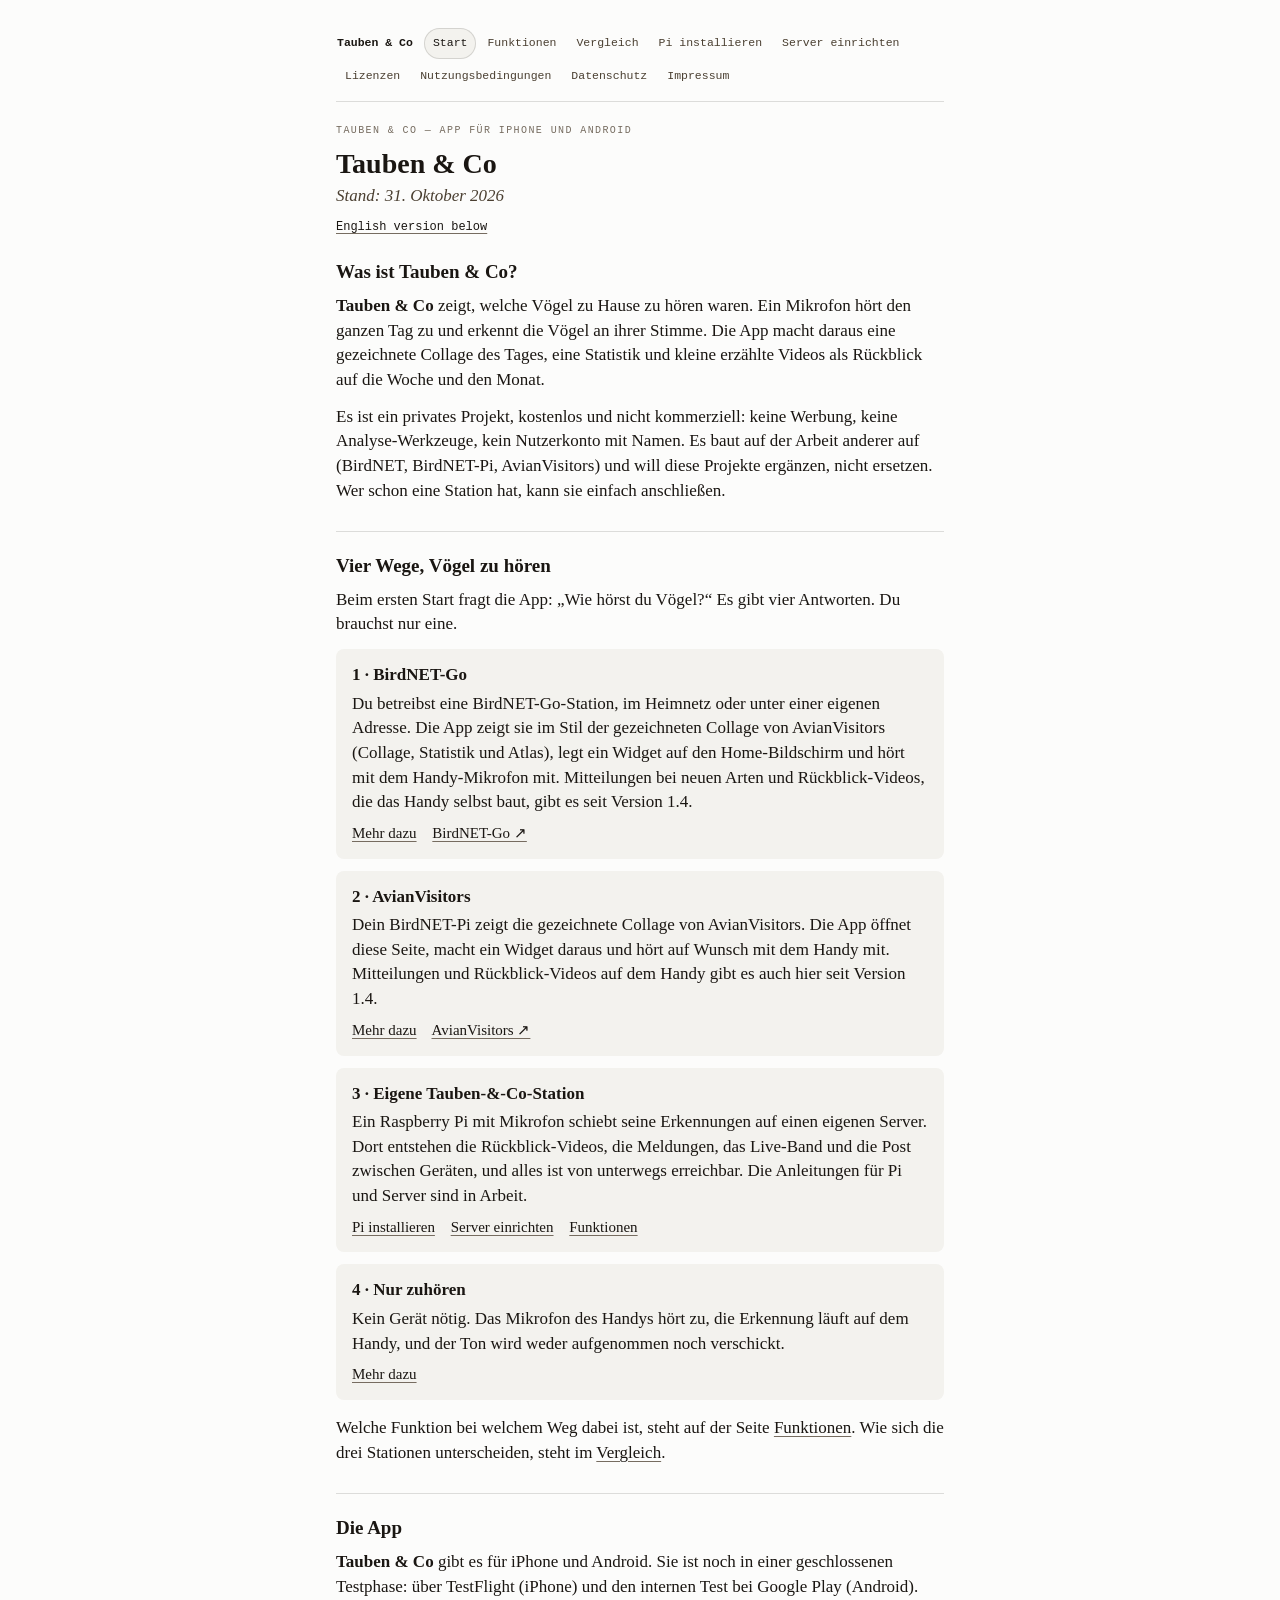
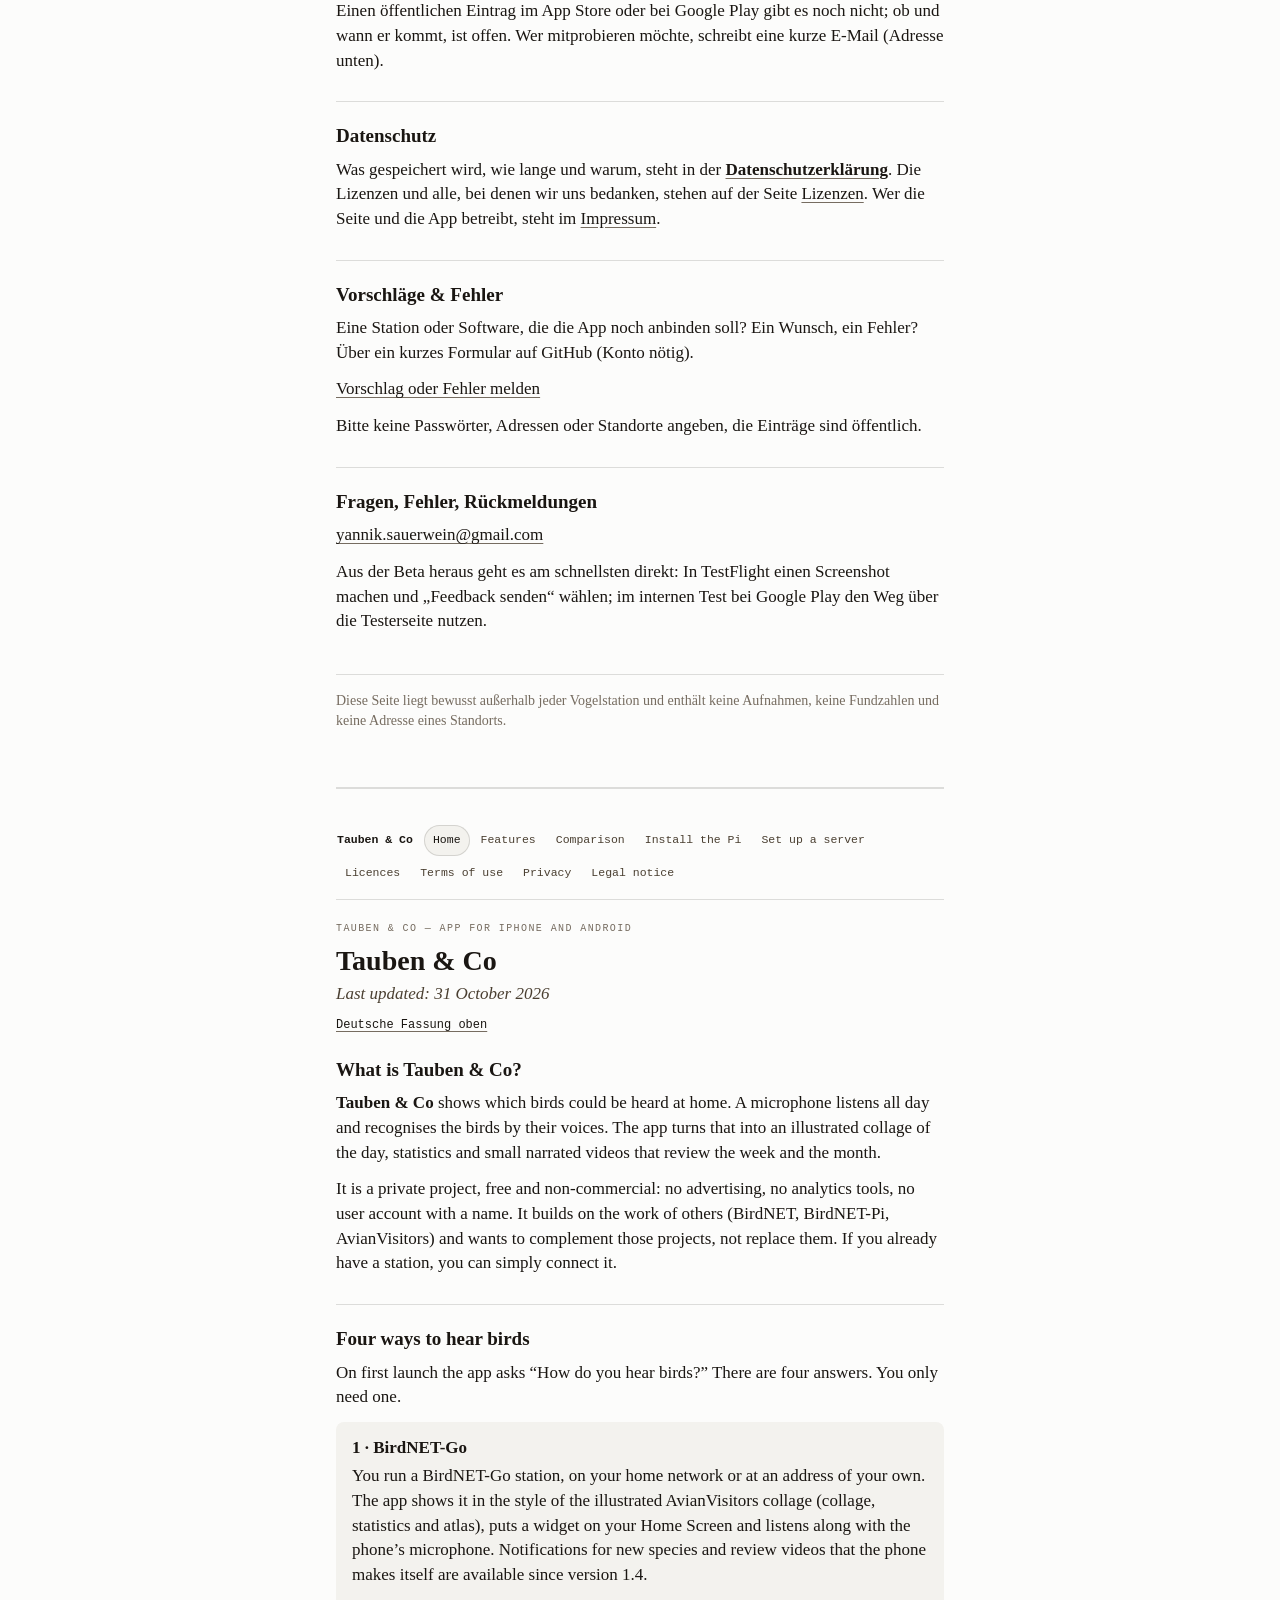
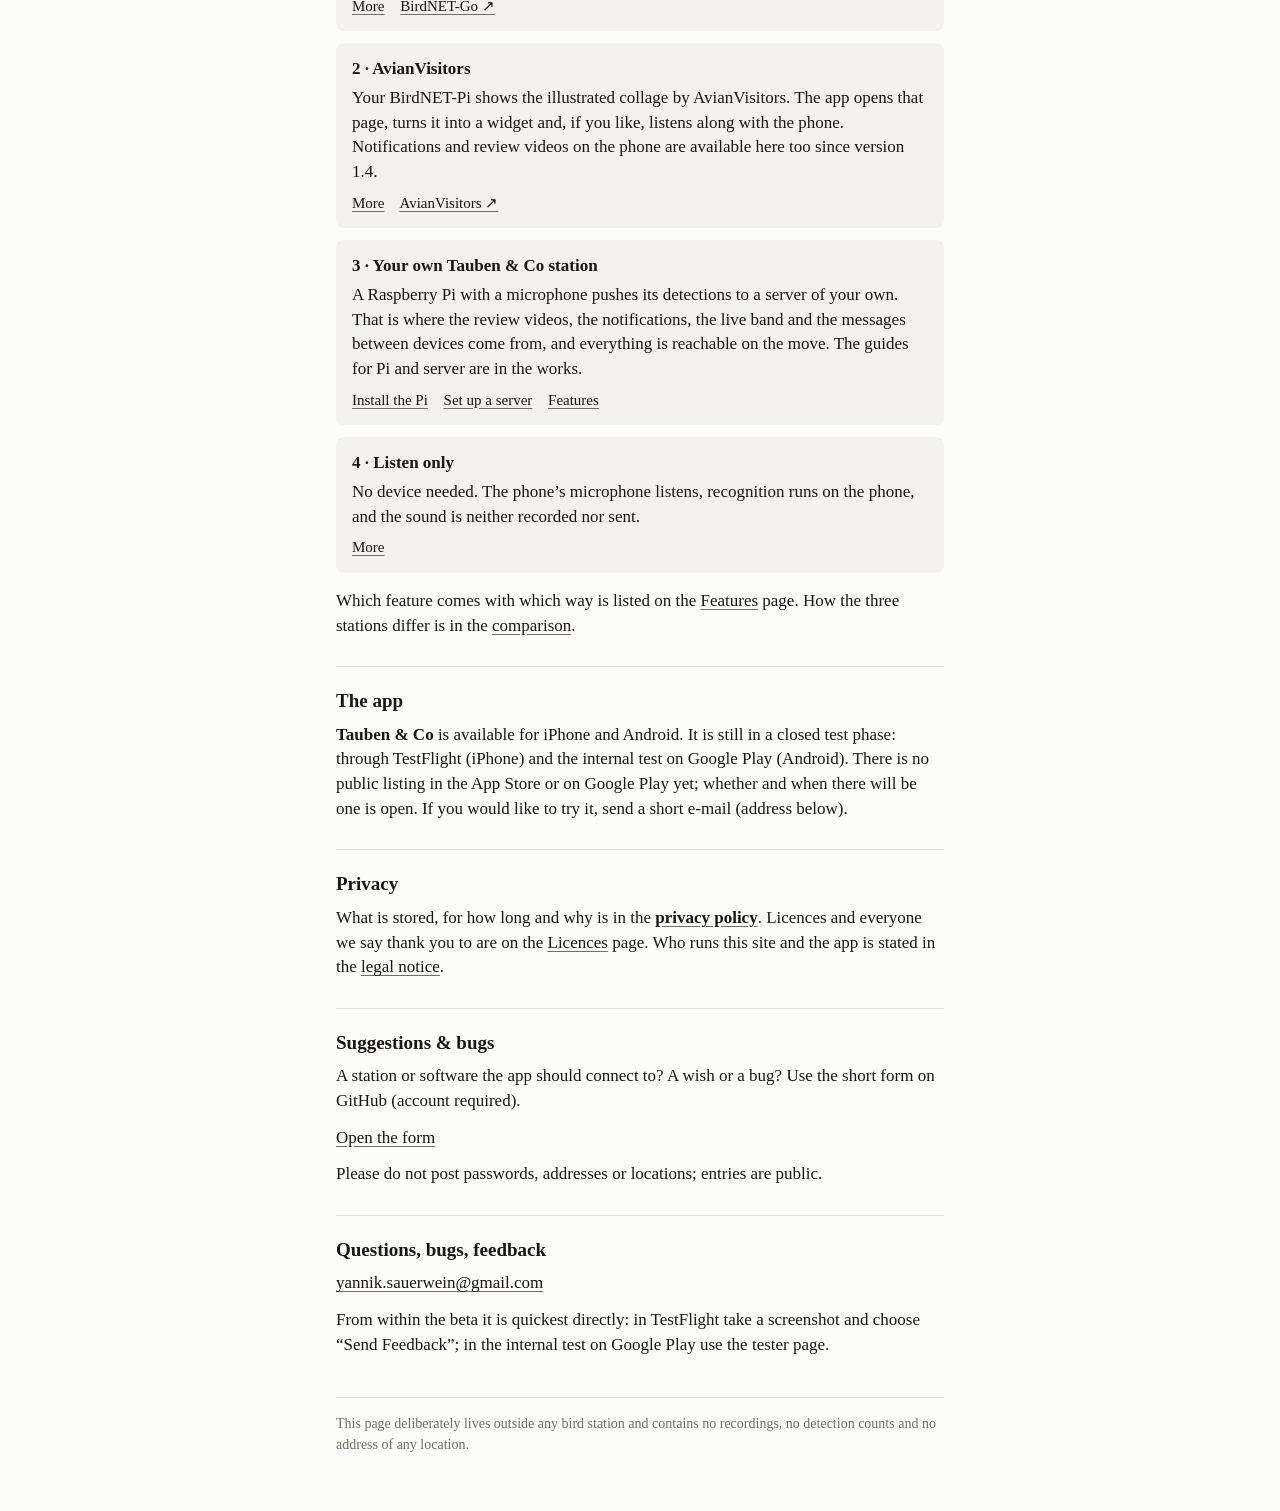
<file: index.html>
<!doctype html>
<html lang="de">
<head>
<meta charset="utf-8">
<meta name="viewport" content="width=device-width, initial-scale=1">
<meta name="robots" content="noindex">
<meta name="description" content="Tauben &amp; Co zeigt, welche Vögel zu Hause zu hören waren: vier Wege, Hilfe und Datenschutz.">
<title>Hilfe und Datenschutz — Tauben &amp; Co · Help and privacy</title>
<link rel="stylesheet" href="stil.css">
</head>
<body>
<main>

<section id="de" lang="de">
  <nav class="nav" aria-label="Seiten"><a class="marke" href="index.html">Tauben &amp; Co</a><a href="index.html" aria-current="page">Start</a><a href="funktionen.html">Funktionen</a><a href="vergleich.html">Vergleich</a><a href="pi-installieren.html">Pi installieren</a><a href="server-einrichten.html">Server einrichten</a><a href="lizenzen.html">Lizenzen</a><a href="nutzungsbedingungen.html">Nutzungsbedingungen</a><a href="datenschutz.html">Datenschutz</a><a href="impressum.html">Impressum</a></nav>
  <p class="pre">Tauben &amp; Co — App für iPhone und Android</p>
  <h1>Tauben &amp; Co</h1>
  <p class="stand">Stand: 31. Oktober 2026</p>
  <p class="sprachhinweis"><a href="#en" hreflang="en">English version below</a></p>

  <h2 class="erste">Was ist Tauben &amp; Co?</h2>
  <p>
    <strong>Tauben &amp; Co</strong> zeigt, welche Vögel zu Hause zu hören waren. Ein
    Mikrofon hört den ganzen Tag zu und erkennt die Vögel an ihrer Stimme. Die App macht
    daraus eine gezeichnete Collage des Tages, eine Statistik und kleine erzählte Videos
    als Rückblick auf die Woche und den Monat.
  </p>
  <p>
    Es ist ein privates Projekt, kostenlos und nicht kommerziell: keine Werbung, keine
    Analyse-Werkzeuge, kein Nutzerkonto mit Namen. Es baut auf der Arbeit anderer auf
    (BirdNET, BirdNET-Pi, AvianVisitors) und will diese Projekte ergänzen, nicht ersetzen.
    Wer schon eine Station hat, kann sie einfach anschließen.
  </p>

  <h2>Vier Wege, Vögel zu hören</h2>
  <p>Beim ersten Start fragt die App: „Wie hörst du Vögel?“ Es gibt vier Antworten. Du brauchst nur eine.</p>
  <ul class="wege">
    <li class="weg" id="weg-go">
      <h3>1 · BirdNET-Go</h3>
      <p>Du betreibst eine BirdNET-Go-Station, im Heimnetz oder unter einer eigenen Adresse.
         Die App zeigt sie im Stil der gezeichneten Collage von AvianVisitors (Collage,
         Statistik und Atlas), legt ein Widget auf den Home-Bildschirm und hört mit dem
         Handy-Mikrofon mit. Mitteilungen bei neuen Arten und Rückblick-Videos, die das Handy
         selbst baut, gibt es seit Version 1.4.</p>
      <p class="links"><a href="vergleich.html#go">Mehr dazu</a> <a href="https://github.com/tphakala/birdnet-go" rel="noopener">BirdNET-Go ↗</a></p>
    </li>
    <li class="weg" id="weg-avian">
      <h3>2 · AvianVisitors</h3>
      <p>Dein BirdNET-Pi zeigt die gezeichnete Collage von AvianVisitors. Die App öffnet diese
         Seite, macht ein Widget daraus und hört auf Wunsch mit dem Handy mit. Mitteilungen
         und Rückblick-Videos auf dem Handy gibt es auch hier seit Version 1.4.</p>
      <p class="links"><a href="vergleich.html#avian">Mehr dazu</a> <a href="https://github.com/Twarner491/AvianVisitors" rel="noopener">AvianVisitors ↗</a></p>
    </li>
    <li class="weg" id="weg-station">
      <h3>3 · Eigene Tauben-&amp;-Co-Station</h3>
      <p>Ein Raspberry Pi mit Mikrofon schiebt seine Erkennungen auf einen eigenen Server.
         Dort entstehen die Rückblick-Videos, die Meldungen, das Live-Band und die Post
         zwischen Geräten, und alles ist von unterwegs erreichbar. Die Anleitungen für Pi und
         Server sind in Arbeit.</p>
      <p class="links"><a href="pi-installieren.html">Pi installieren</a> <a href="server-einrichten.html">Server einrichten</a> <a href="funktionen.html">Funktionen</a></p>
    </li>
    <li class="weg" id="weg-zuhoeren">
      <h3>4 · Nur zuhören</h3>
      <p>Kein Gerät nötig. Das Mikrofon des Handys hört zu, die Erkennung läuft auf dem
         Handy, und der Ton wird weder aufgenommen noch verschickt.</p>
      <p class="links"><a href="funktionen.html#zuhoeren">Mehr dazu</a></p>
    </li>
  </ul>
  <p>Welche Funktion bei welchem Weg dabei ist, steht auf der Seite
    <a href="funktionen.html">Funktionen</a>. Wie sich die drei Stationen unterscheiden, steht
    im <a href="vergleich.html">Vergleich</a>.</p>

  <h2>Die App</h2>
  <p>
    <strong>Tauben &amp; Co</strong> gibt es für iPhone und Android. Sie ist noch in einer
    geschlossenen Testphase: über TestFlight (iPhone) und den internen Test bei Google Play
    (Android). Einen öffentlichen Eintrag im App Store oder bei Google Play gibt es noch
    nicht; ob und wann er kommt, ist offen. Wer mitprobieren möchte, schreibt eine kurze
    E-Mail (Adresse unten).
  </p>

  <h2>Datenschutz</h2>
  <p>
    Was gespeichert wird, wie lange und warum, steht in der
    <a href="datenschutz.html"><strong>Datenschutzerklärung</strong></a>. Die Lizenzen und
    alle, bei denen wir uns bedanken, stehen auf der Seite <a href="lizenzen.html">Lizenzen</a>.
    Wer die Seite und die App betreibt, steht im <a href="impressum.html">Impressum</a>.
  </p>

  <h2>Vorschläge &amp; Fehler</h2>
  <p>
    Eine Station oder Software, die die App noch anbinden soll? Ein Wunsch, ein Fehler?
    Über ein kurzes Formular auf GitHub (Konto nötig).
  </p>
  <p>
    <a href="https://github.com/Yannick158/taubenundco-support/issues/new/choose">Vorschlag oder Fehler melden</a>
  </p>
  <p>
    Bitte keine Passwörter, Adressen oder Standorte angeben, die Einträge sind öffentlich.
  </p>

  <h2>Fragen, Fehler, Rückmeldungen</h2>
  <p>
    <a href="mailto:yannik.sauerwein@gmail.com">yannik.sauerwein@gmail.com</a>
  </p>
  <p>
    Aus der Beta heraus geht es am schnellsten direkt: In TestFlight einen Screenshot
    machen und „Feedback senden“ wählen; im internen Test bei Google Play den Weg über die
    Testerseite nutzen.
  </p>

  <footer>
    Diese Seite liegt bewusst außerhalb jeder Vogelstation und enthält keine Aufnahmen,
    keine Fundzahlen und keine Adresse eines Standorts.
  </footer>

</section>

<section id="en" lang="en">
  <nav class="nav" aria-label="Pages"><a class="marke" href="index.html">Tauben &amp; Co</a><a href="index.html" aria-current="page">Home</a><a href="funktionen.html">Features</a><a href="vergleich.html">Comparison</a><a href="pi-installieren.html">Install the Pi</a><a href="server-einrichten.html">Set up a server</a><a href="lizenzen.html">Licences</a><a href="nutzungsbedingungen.html">Terms of use</a><a href="datenschutz.html">Privacy</a><a href="impressum.html">Legal notice</a></nav>
  <p class="pre">Tauben &amp; Co — app for iPhone and Android</p>
  <h1>Tauben &amp; Co</h1>
  <p class="stand">Last updated: 31 October 2026</p>
  <p class="sprachhinweis"><a href="#de" hreflang="de">Deutsche Fassung oben</a></p>

  <h2 class="erste">What is Tauben &amp; Co?</h2>
  <p>
    <strong>Tauben &amp; Co</strong> shows which birds could be heard at home. A microphone
    listens all day and recognises the birds by their voices. The app turns that into an
    illustrated collage of the day, statistics and small narrated videos that review the
    week and the month.
  </p>
  <p>
    It is a private project, free and non-commercial: no advertising, no analytics tools, no
    user account with a name. It builds on the work of others (BirdNET, BirdNET-Pi,
    AvianVisitors) and wants to complement those projects, not replace them. If you already
    have a station, you can simply connect it.
  </p>

  <h2>Four ways to hear birds</h2>
  <p>On first launch the app asks “How do you hear birds?” There are four answers. You only need one.</p>
  <ul class="wege">
    <li class="weg">
      <h3>1 · BirdNET-Go</h3>
      <p>You run a BirdNET-Go station, on your home network or at an address of your own. The
         app shows it in the style of the illustrated AvianVisitors collage (collage, statistics
         and atlas), puts a widget on your Home Screen and listens along with the phone’s
         microphone. Notifications for new species and review videos that the phone makes
         itself are available since version 1.4.</p>
      <p class="links"><a href="vergleich.html#go-en">More</a> <a href="https://github.com/tphakala/birdnet-go" rel="noopener">BirdNET-Go ↗</a></p>
    </li>
    <li class="weg">
      <h3>2 · AvianVisitors</h3>
      <p>Your BirdNET-Pi shows the illustrated collage by AvianVisitors. The app opens that
         page, turns it into a widget and, if you like, listens along with the phone.
         Notifications and review videos on the phone are available here too since version 1.4.</p>
      <p class="links"><a href="vergleich.html#avian-en">More</a> <a href="https://github.com/Twarner491/AvianVisitors" rel="noopener">AvianVisitors ↗</a></p>
    </li>
    <li class="weg">
      <h3>3 · Your own Tauben &amp; Co station</h3>
      <p>A Raspberry Pi with a microphone pushes its detections to a server of your own. That is
         where the review videos, the notifications, the live band and the messages between
         devices come from, and everything is reachable on the move. The guides for Pi and
         server are in the works.</p>
      <p class="links"><a href="pi-installieren.html#en">Install the Pi</a> <a href="server-einrichten.html#en">Set up a server</a> <a href="funktionen.html#en">Features</a></p>
    </li>
    <li class="weg">
      <h3>4 · Listen only</h3>
      <p>No device needed. The phone’s microphone listens, recognition runs on the phone, and
         the sound is neither recorded nor sent.</p>
      <p class="links"><a href="funktionen.html#zuhoeren-en">More</a></p>
    </li>
  </ul>
  <p>Which feature comes with which way is listed on the <a href="funktionen.html#en">Features</a>
    page. How the three stations differ is in the <a href="vergleich.html#en">comparison</a>.</p>

  <h2>The app</h2>
  <p>
    <strong>Tauben &amp; Co</strong> is available for iPhone and Android. It is still in a closed
    test phase: through TestFlight (iPhone) and the internal test on Google Play (Android).
    There is no public listing in the App Store or on Google Play yet; whether and when
    there will be one is open. If you would like to try it, send a short e-mail (address below).
  </p>

  <h2>Privacy</h2>
  <p>
    What is stored, for how long and why is in the
    <a href="datenschutz.html#en"><strong>privacy policy</strong></a>. Licences and everyone
    we say thank you to are on the <a href="lizenzen.html#en">Licences</a> page.
    Who runs this site and the app is stated in the <a href="impressum.html#en">legal notice</a>.
  </p>

  <h2>Suggestions &amp; bugs</h2>
  <p>
    A station or software the app should connect to? A wish or a bug? Use the short form on
    GitHub (account required).
  </p>
  <p>
    <a href="https://github.com/Yannick158/taubenundco-support/issues/new/choose">Open the form</a>
  </p>
  <p>
    Please do not post passwords, addresses or locations; entries are public.
  </p>

  <h2>Questions, bugs, feedback</h2>
  <p>
    <a href="mailto:yannik.sauerwein@gmail.com">yannik.sauerwein@gmail.com</a>
  </p>
  <p>
    From within the beta it is quickest directly: in TestFlight take a screenshot and choose
    “Send Feedback”; in the internal test on Google Play use the tester page.
  </p>

  <footer>
    This page deliberately lives outside any bird station and contains no recordings, no
    detection counts and no address of any location.
  </footer>

</section>

</main>
</body>
</html>
</file>
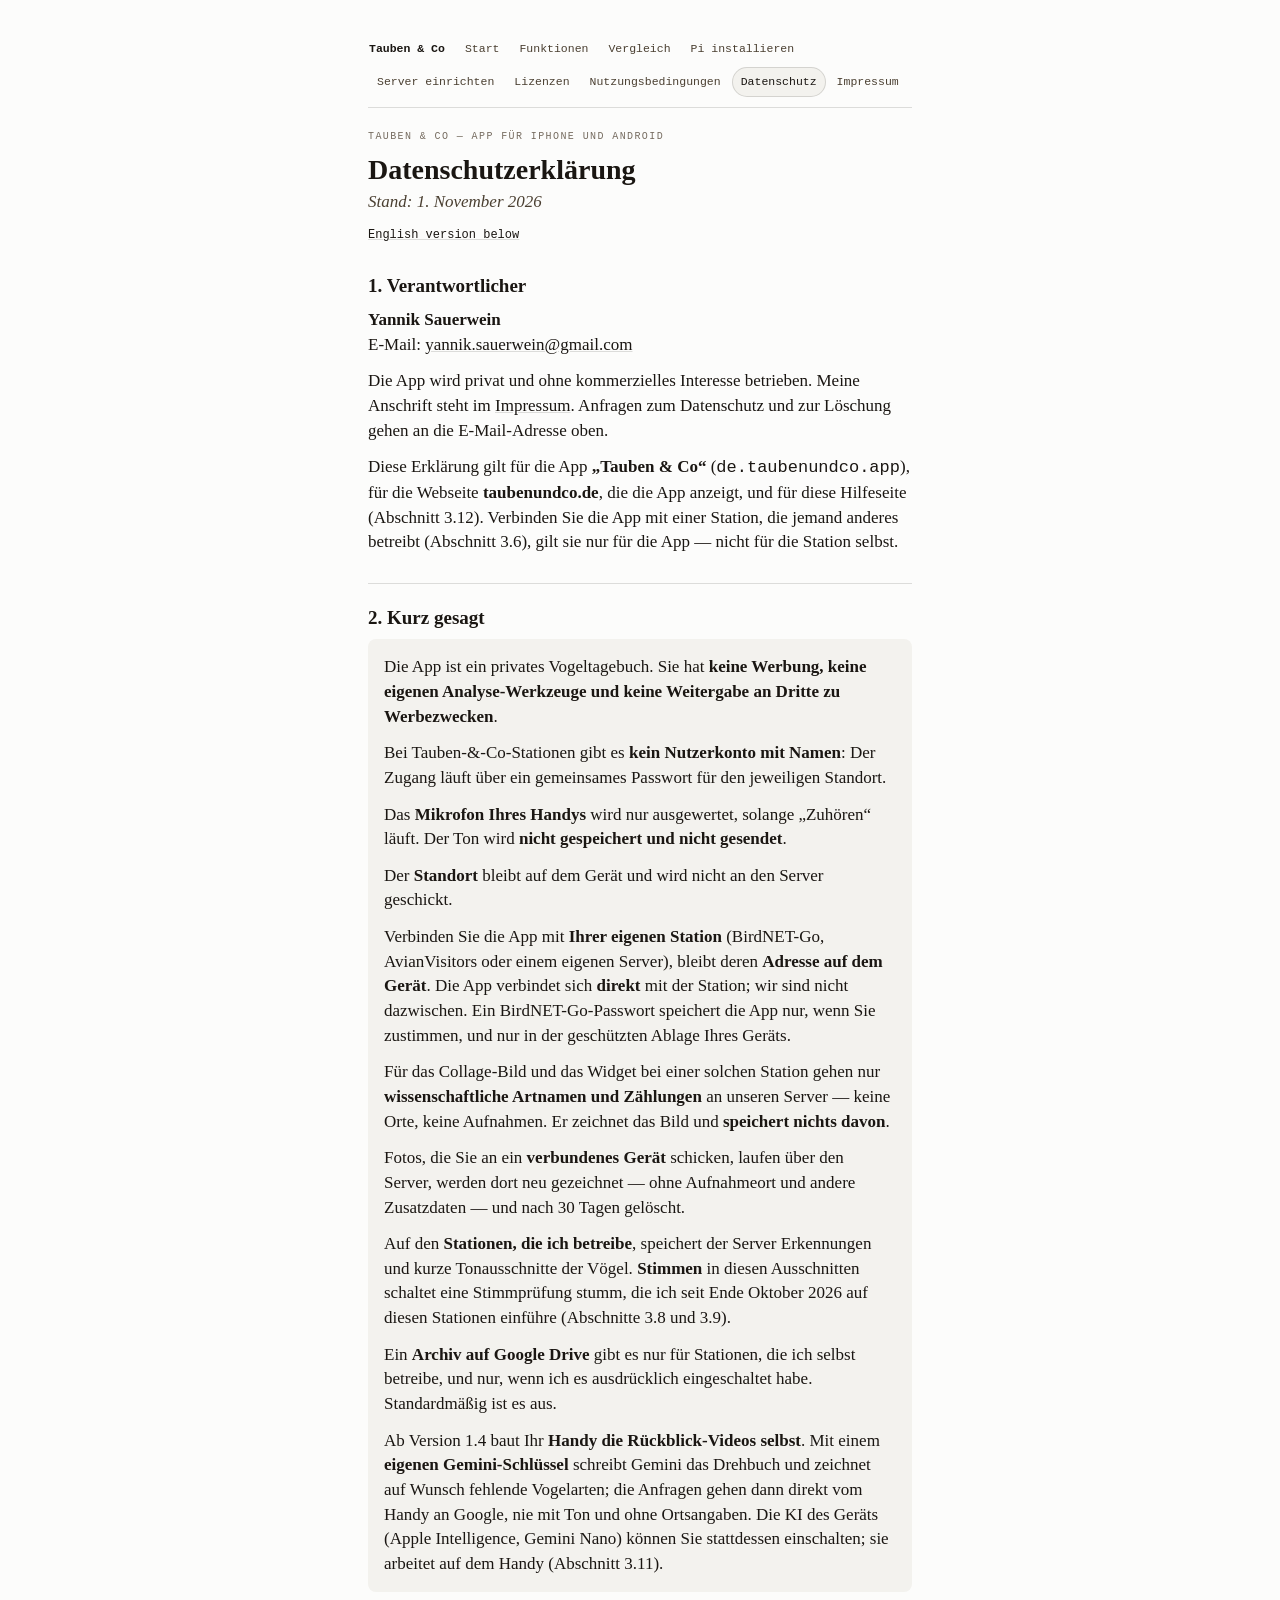
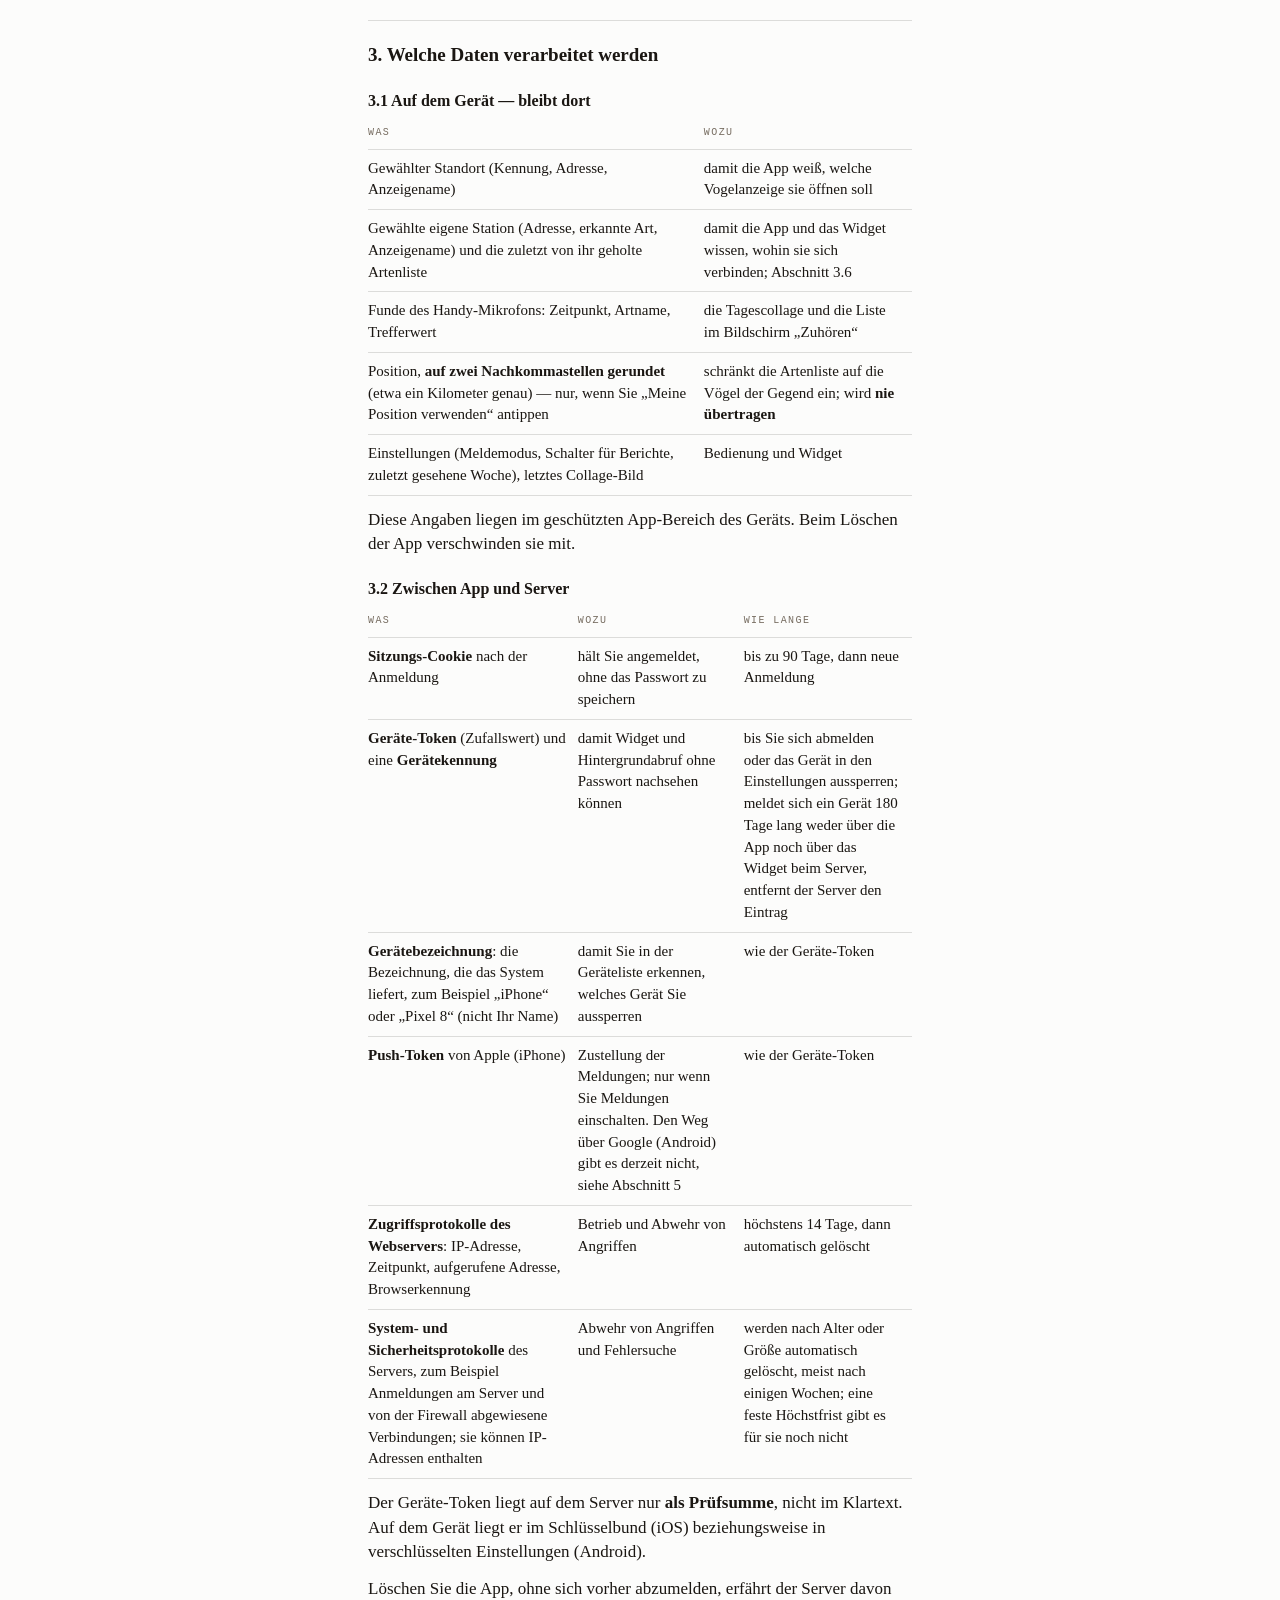
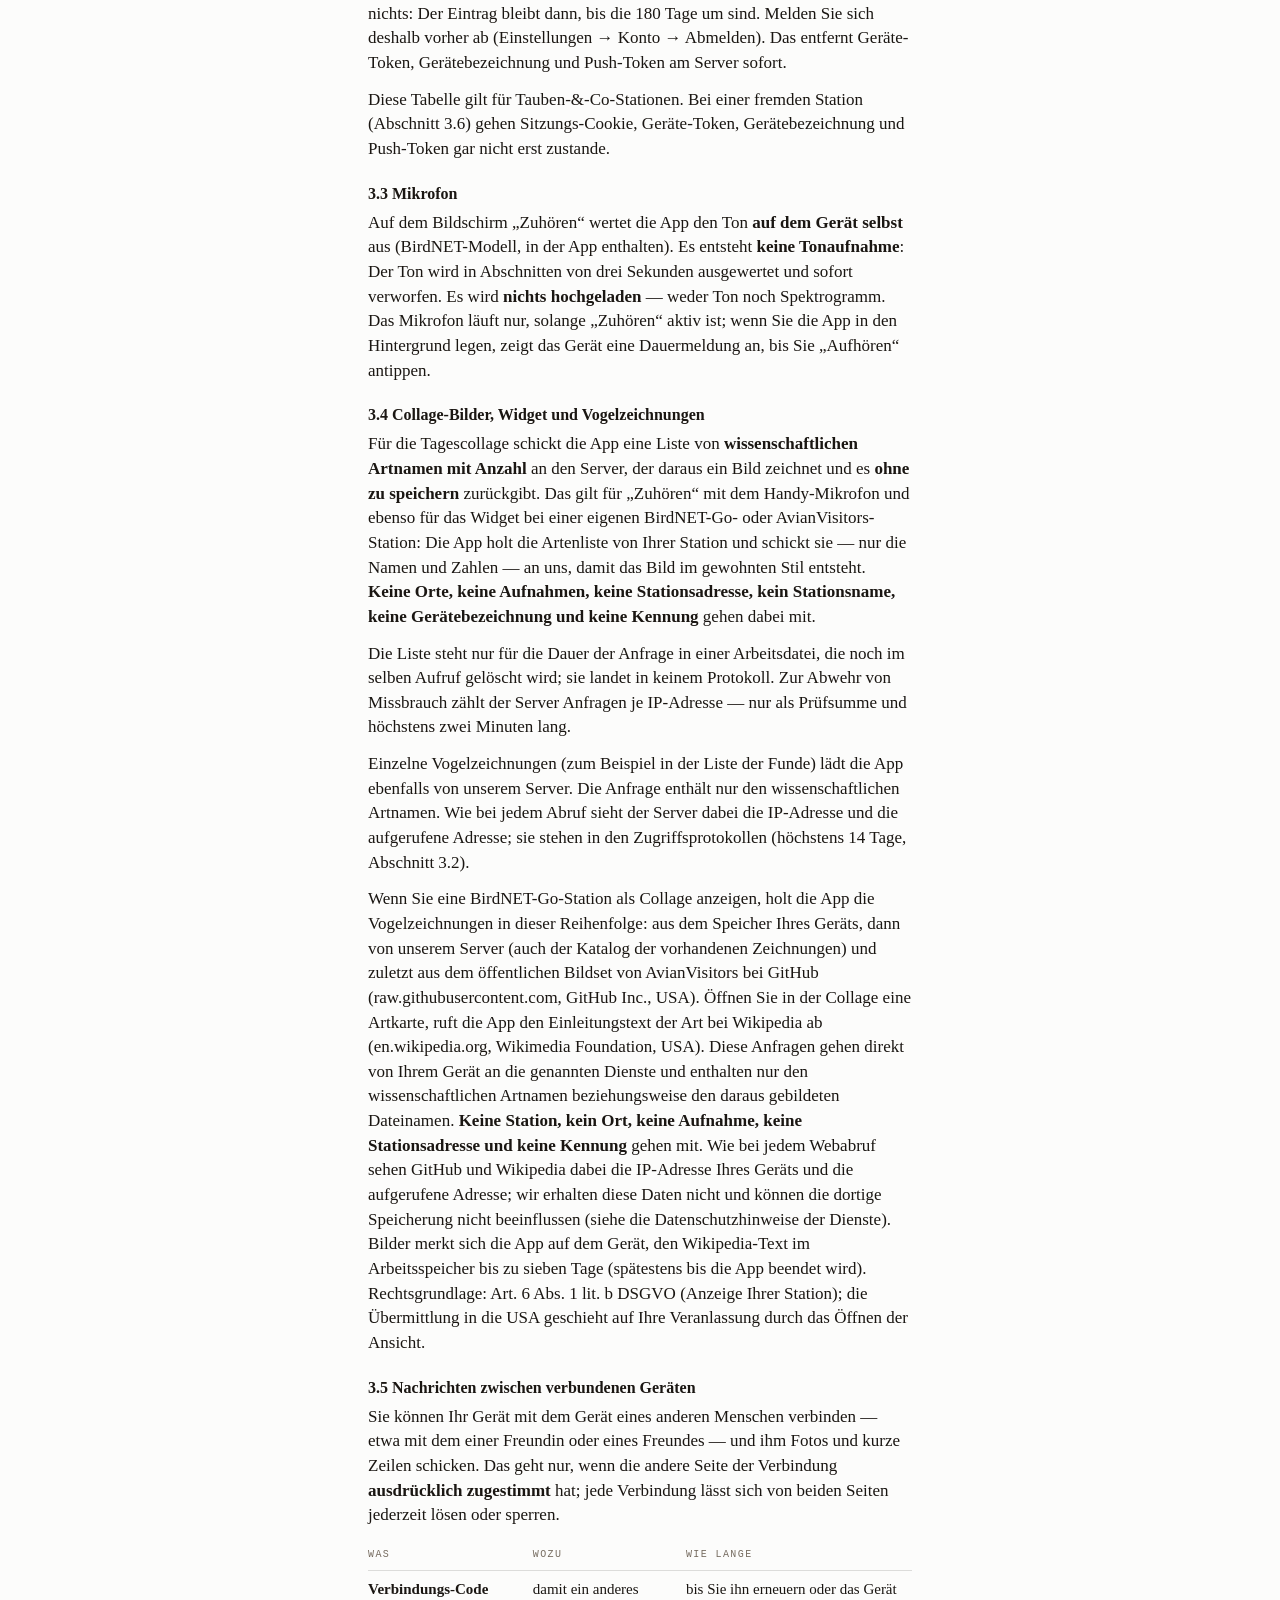
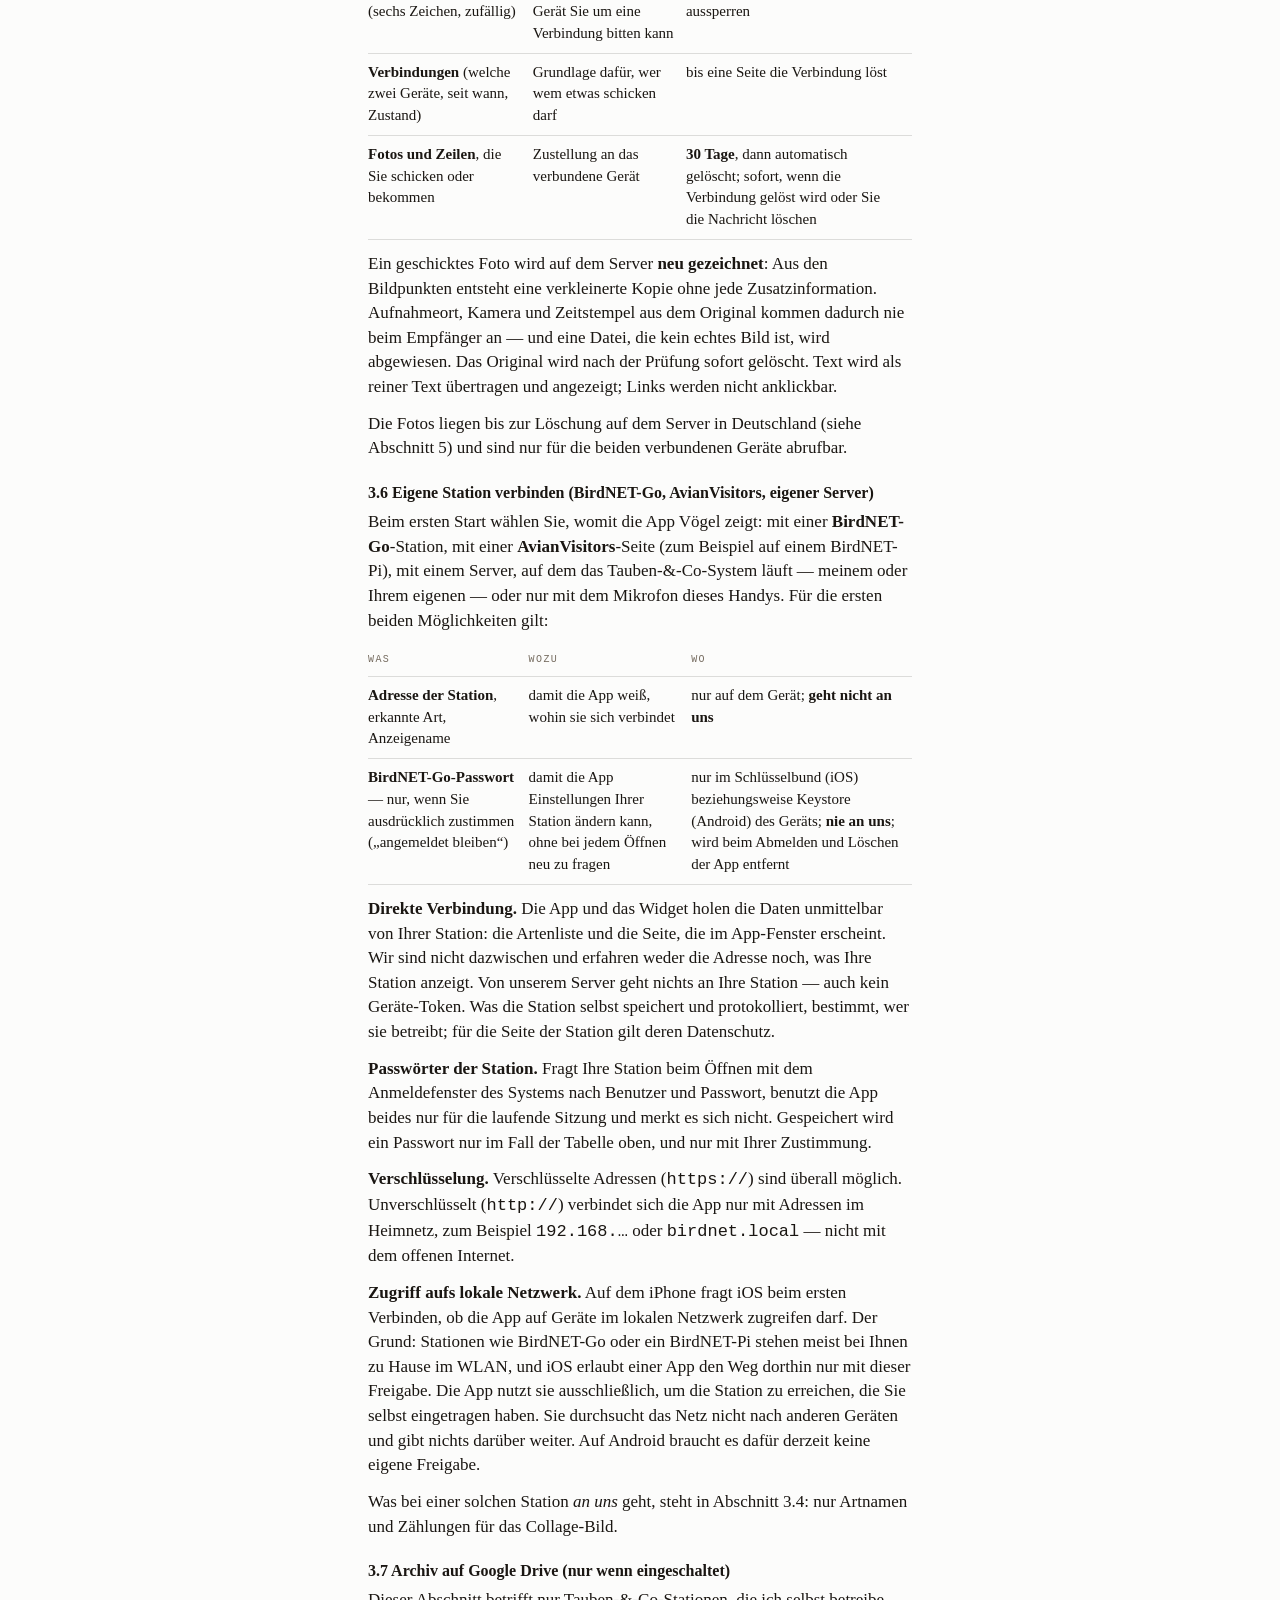
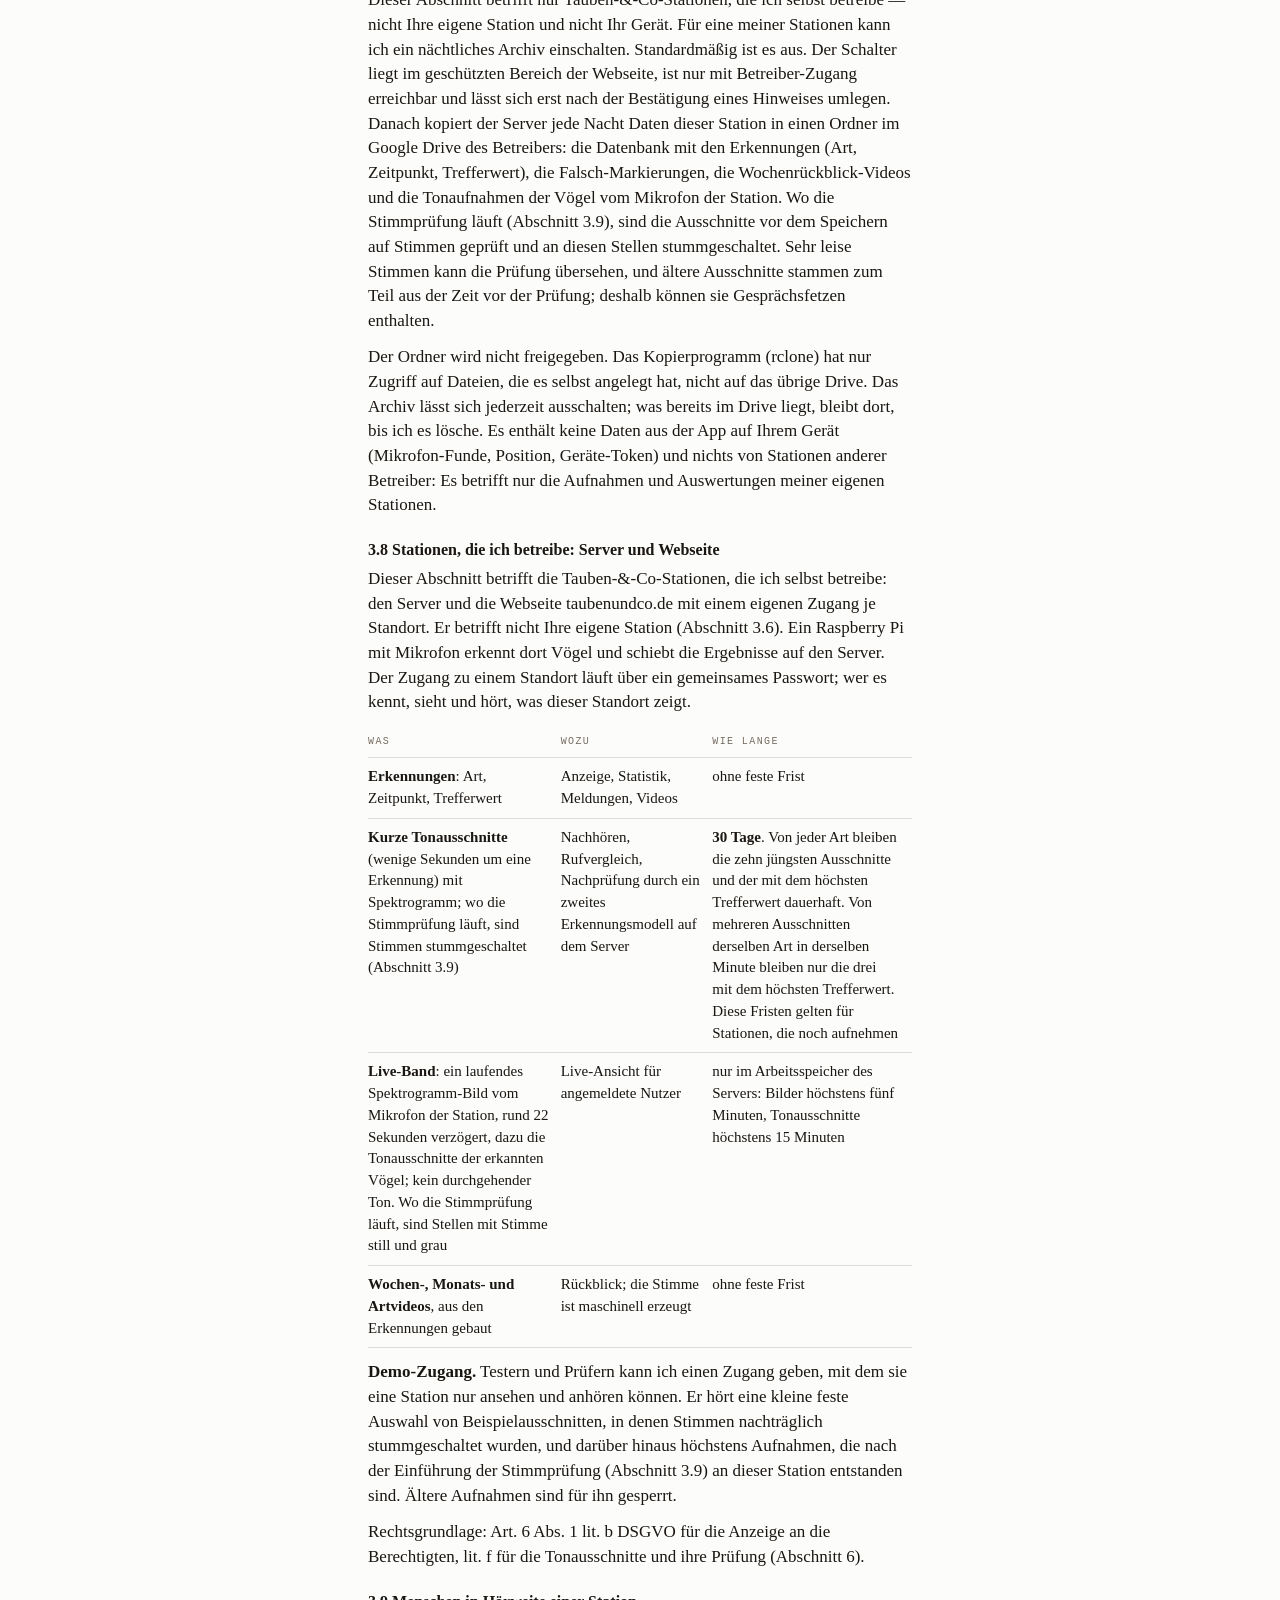
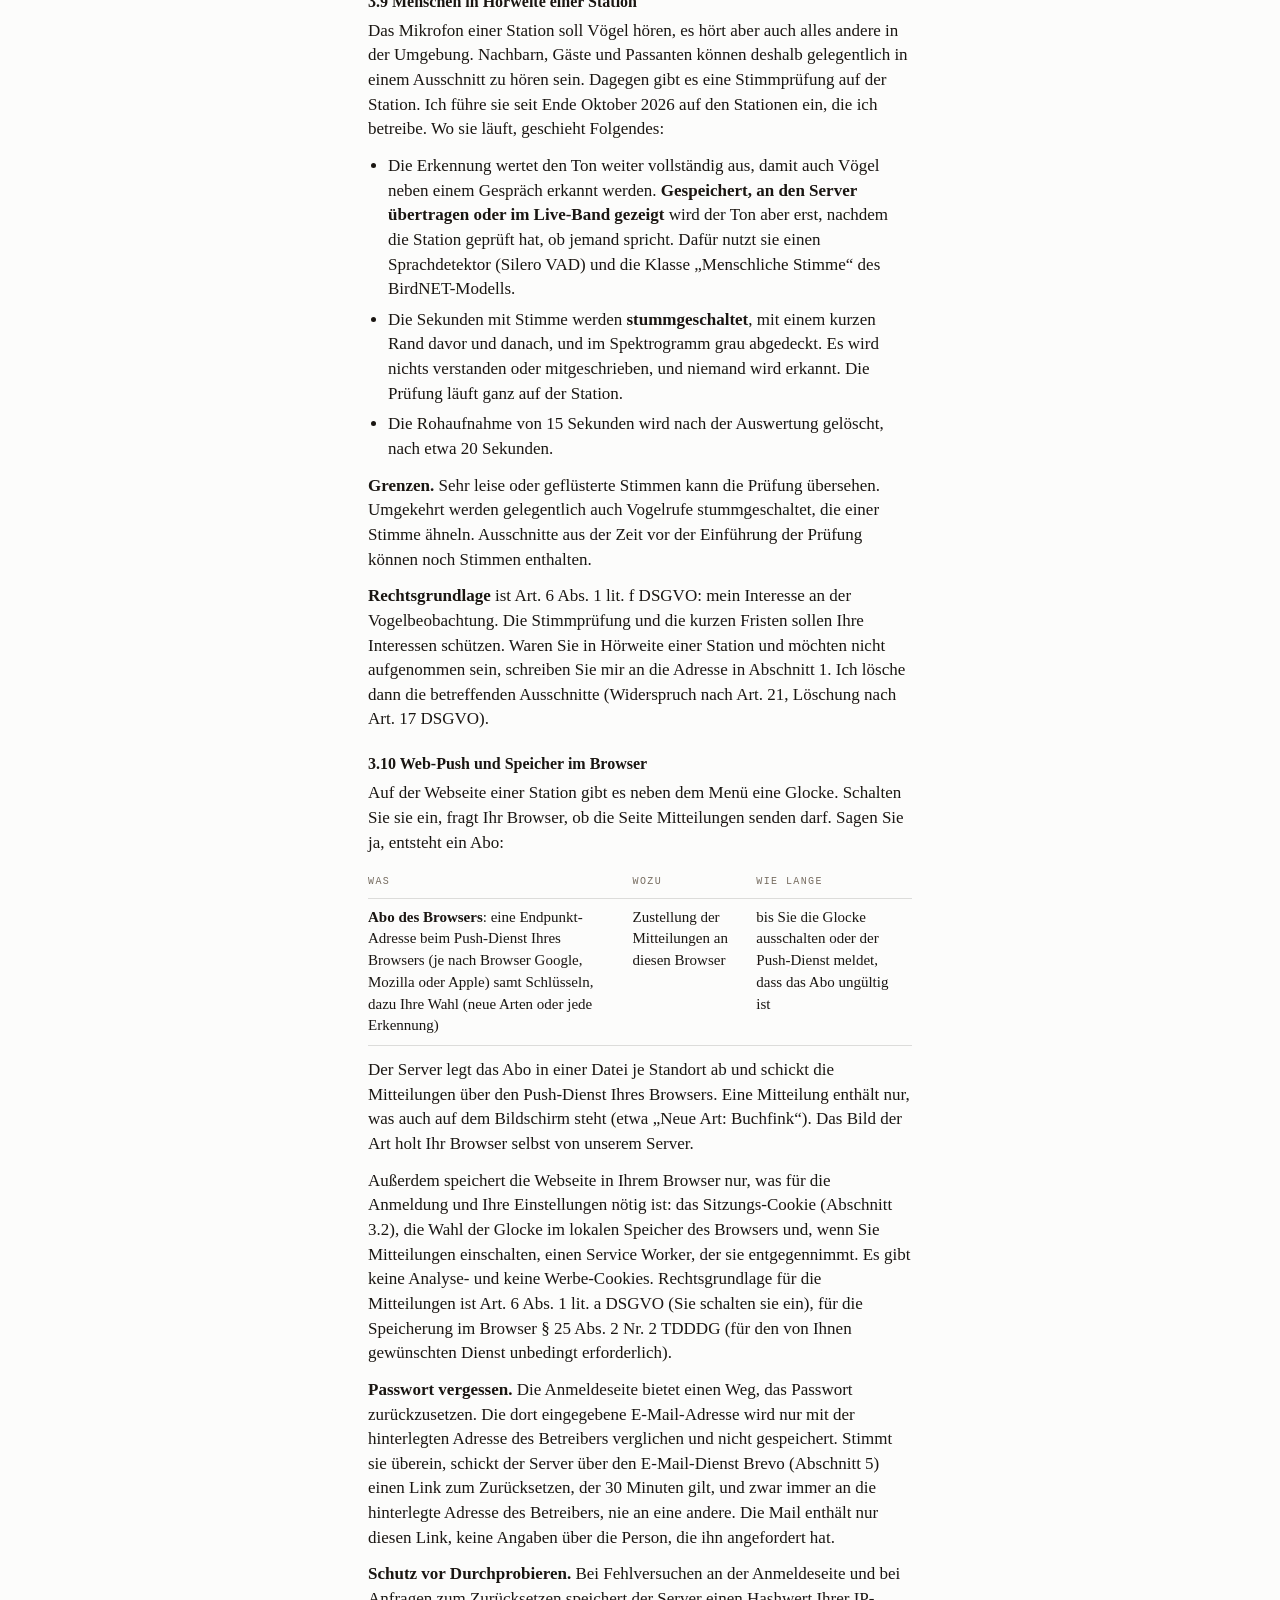
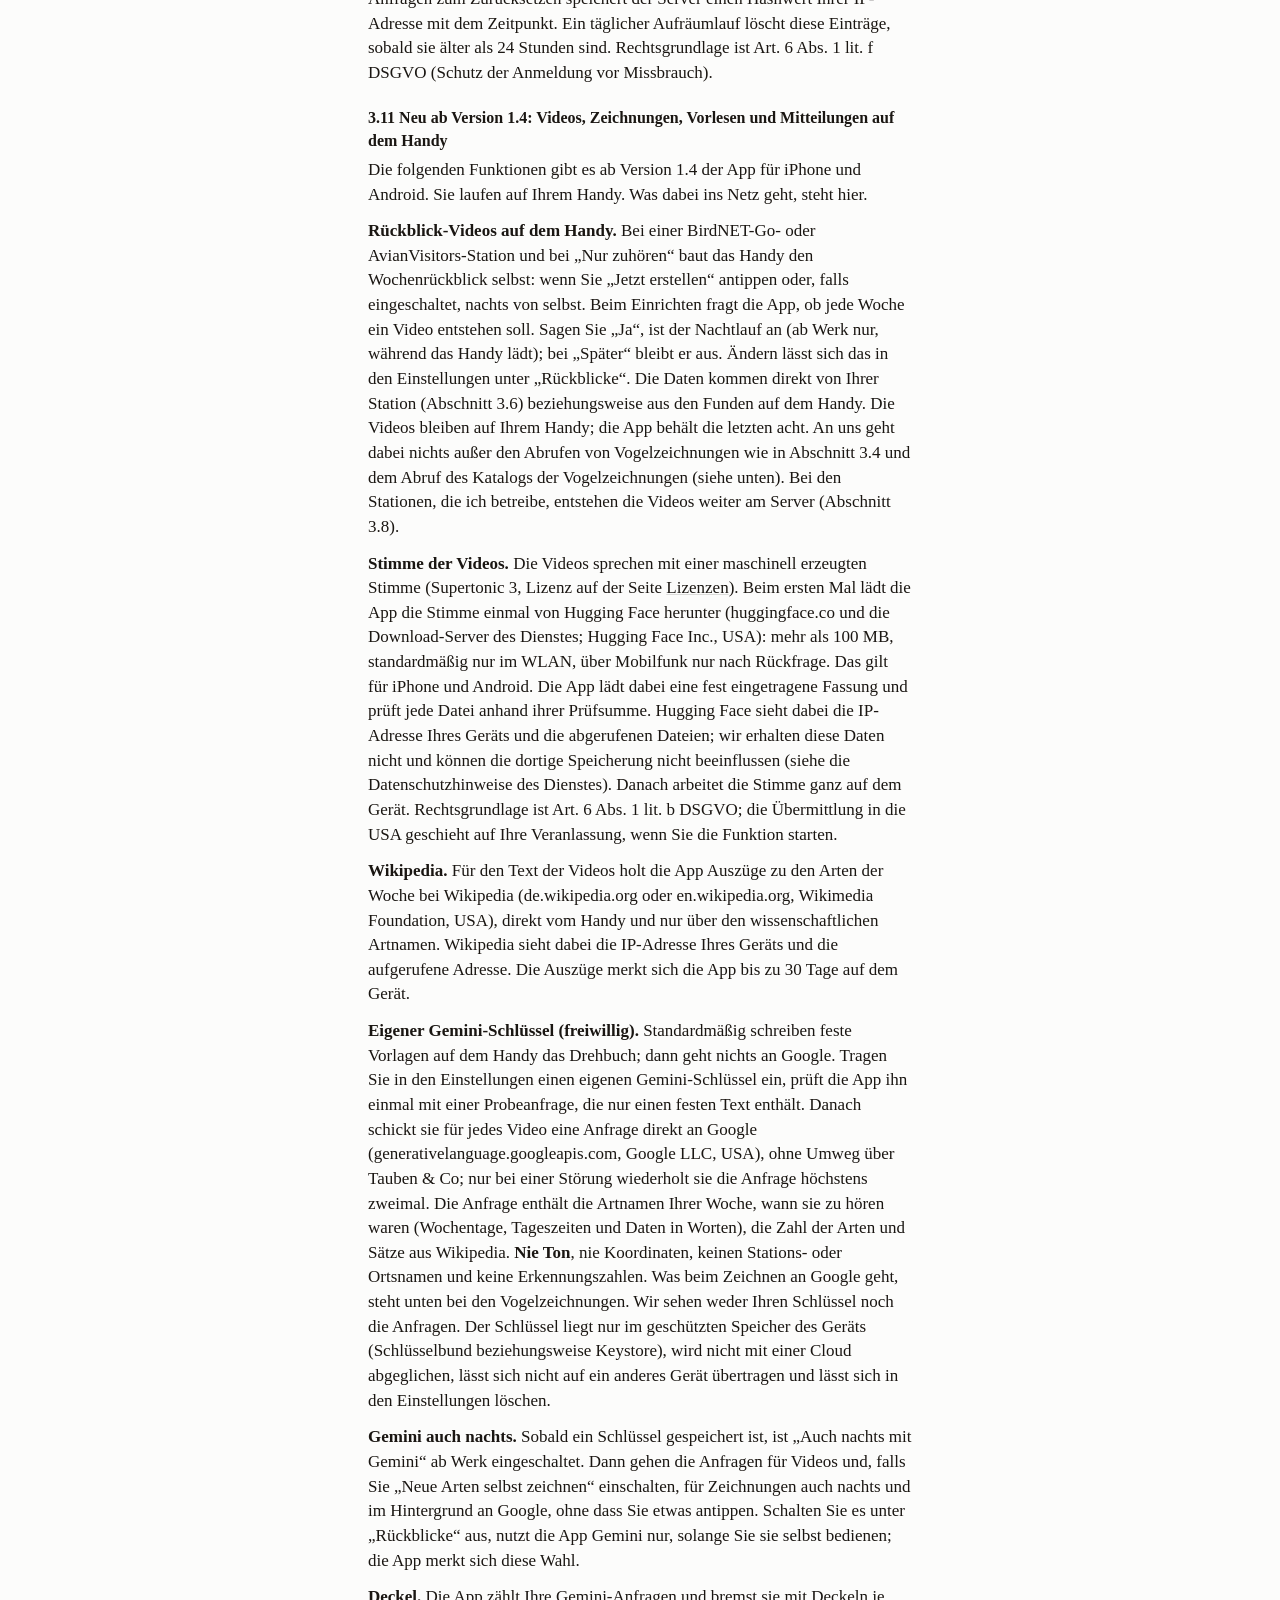
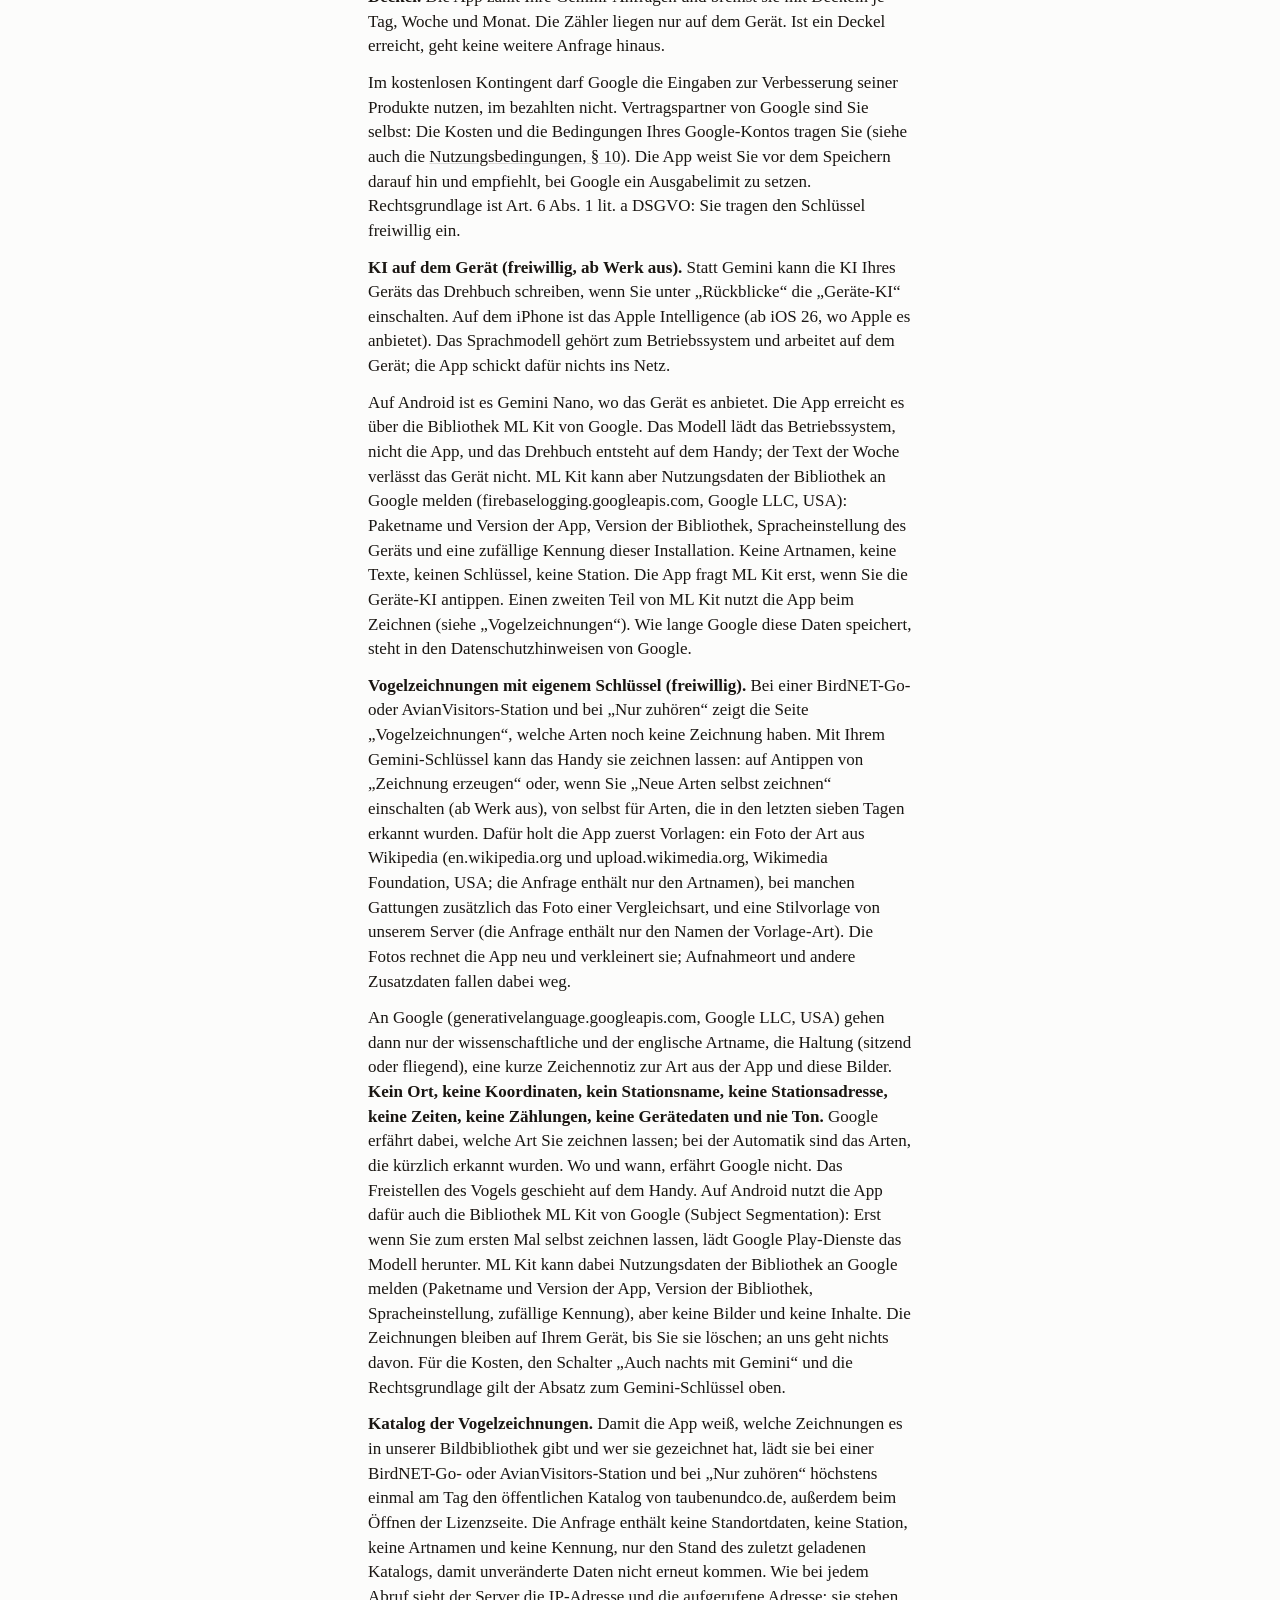
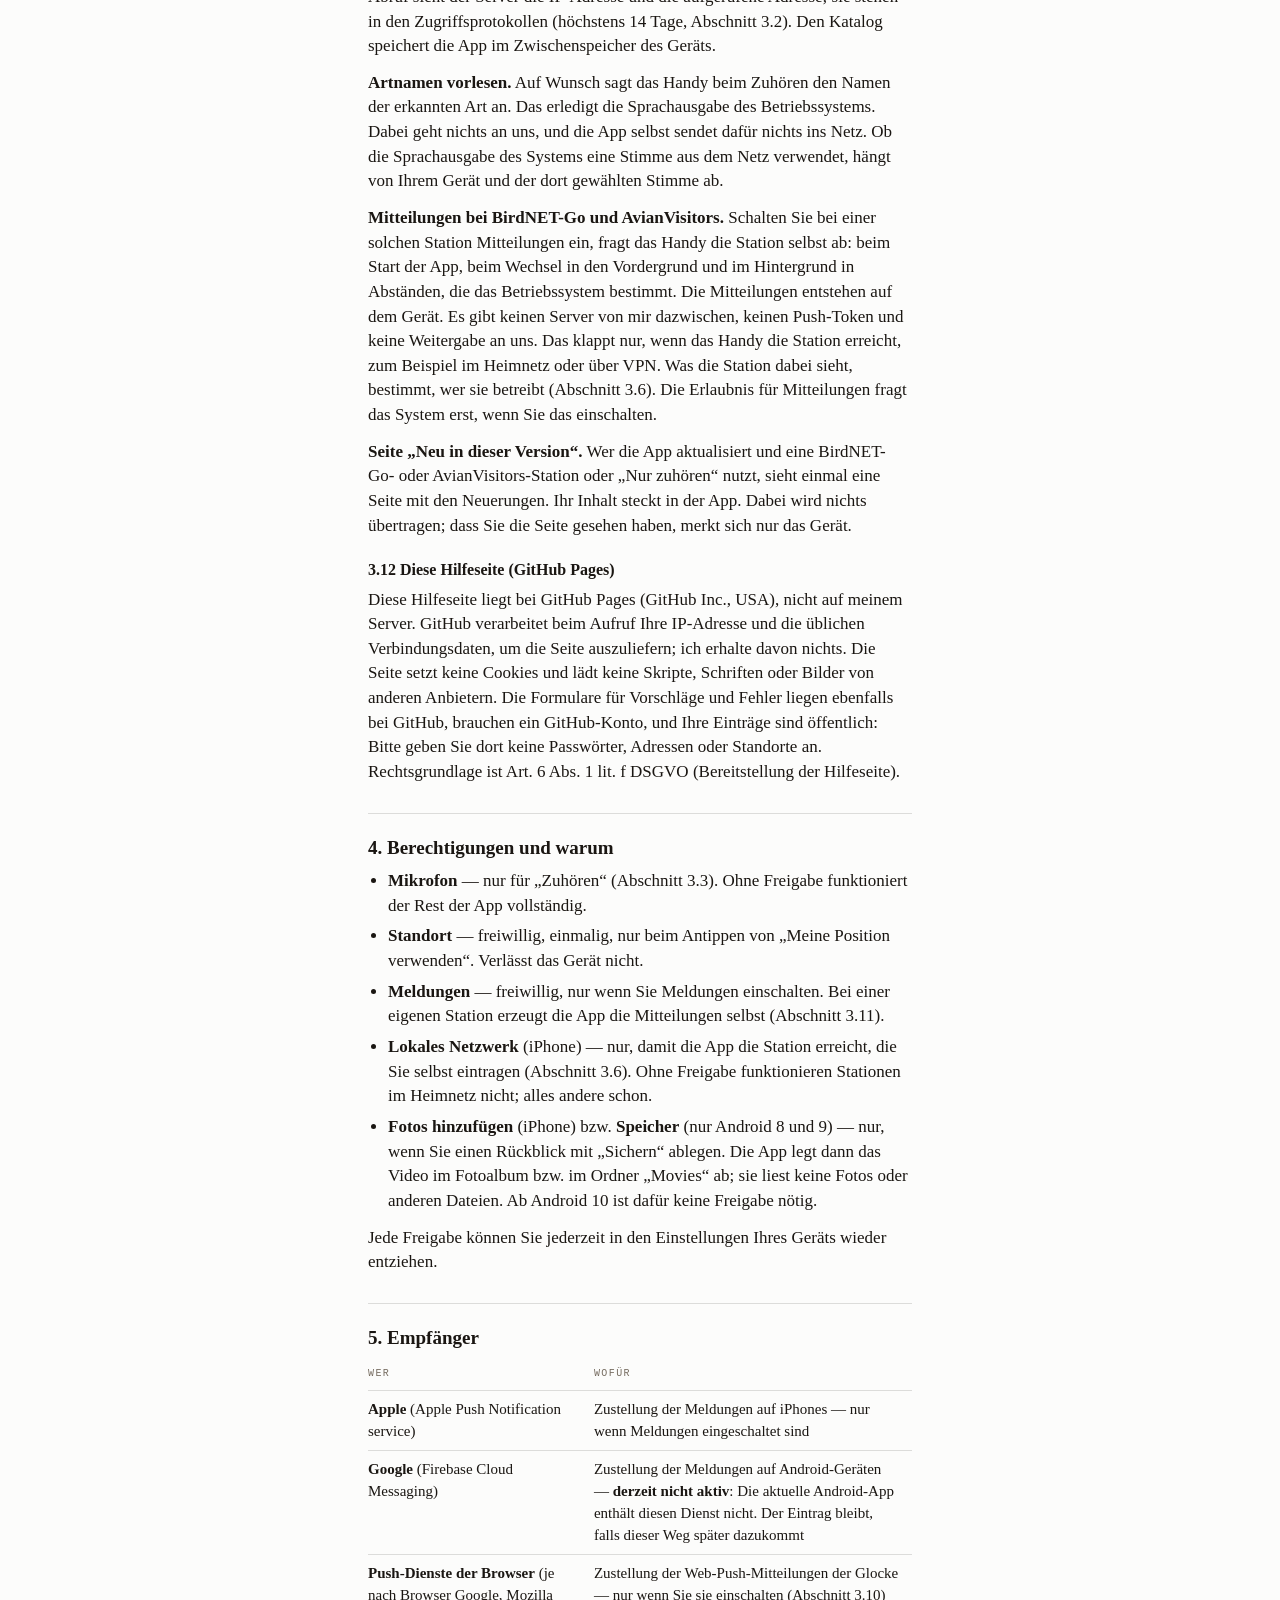
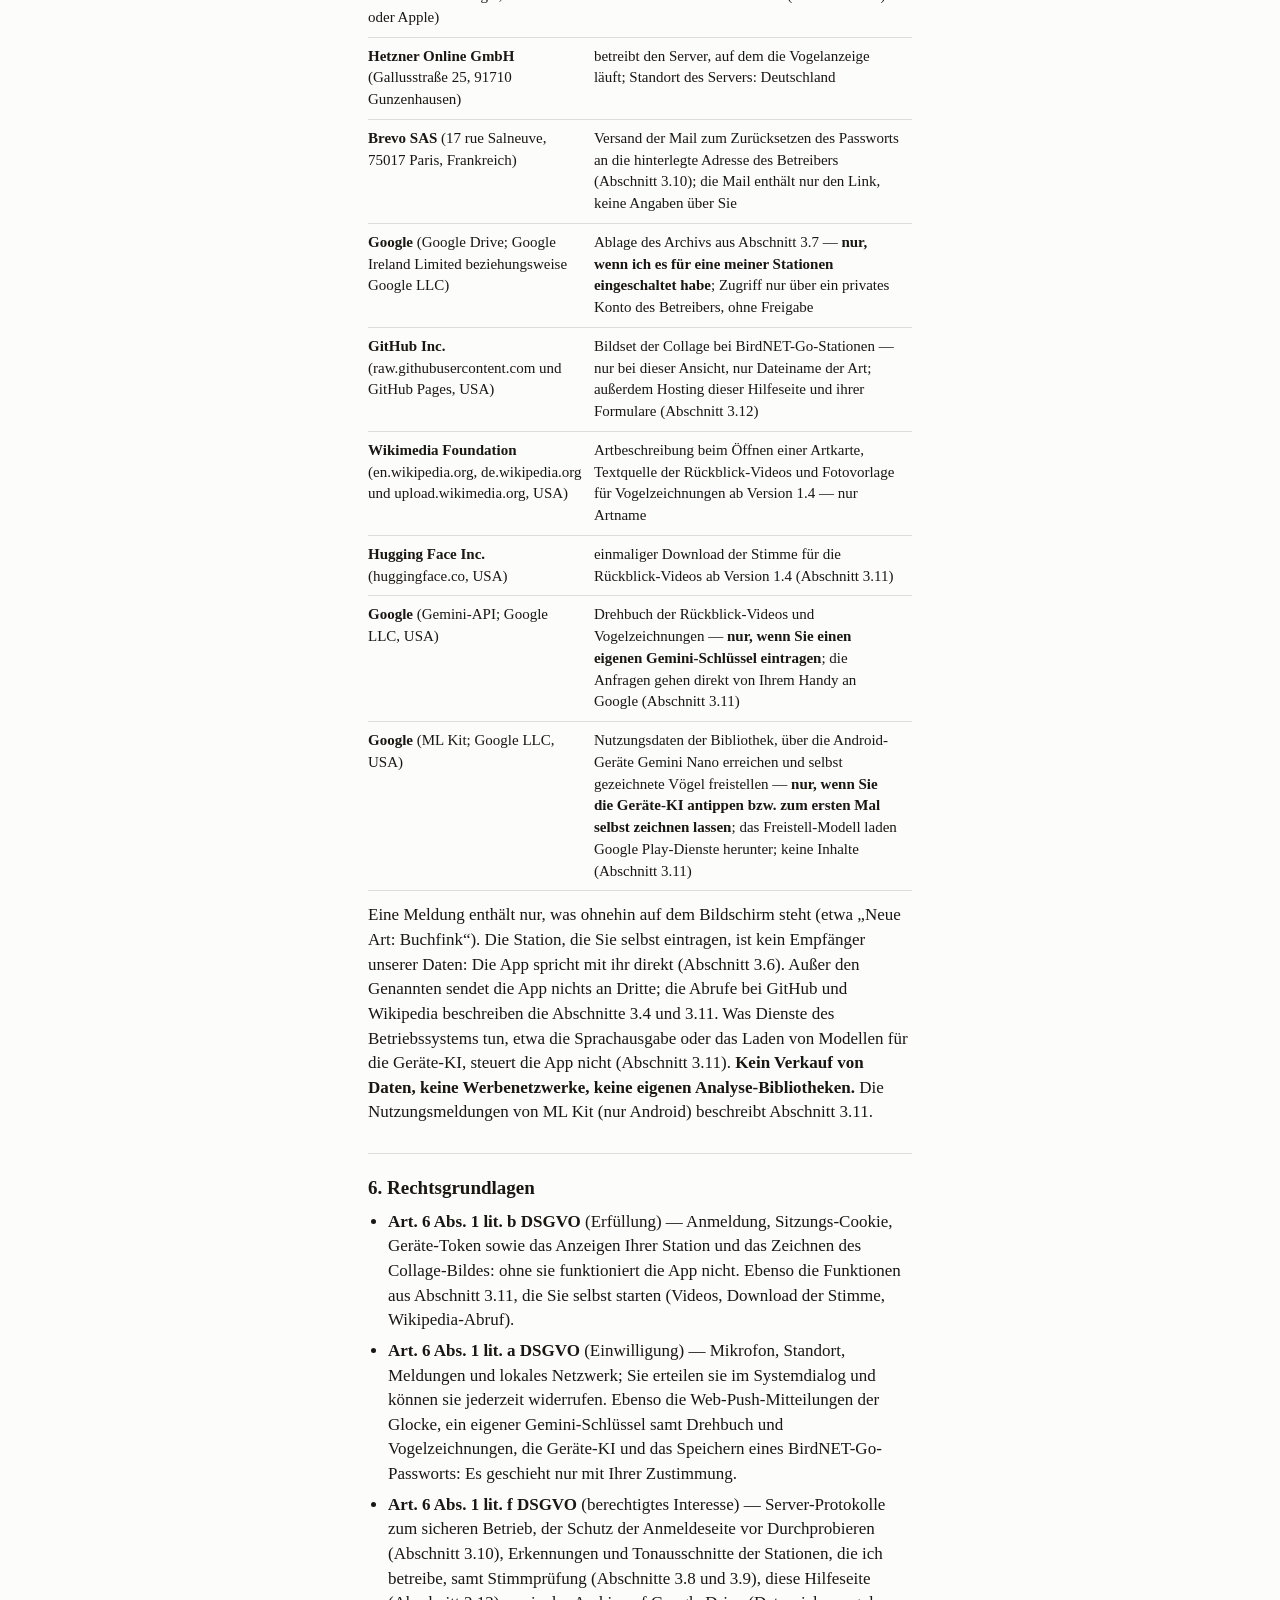
<file: datenschutz.html>
<!doctype html>
<html lang="de">
<head>
<meta charset="utf-8">
<meta name="viewport" content="width=device-width, initial-scale=1">
<meta name="robots" content="noindex">
<title>Datenschutz — Tauben &amp; Co · Privacy policy</title>
<style>
  :root {
    --paper:  #FCFCFB;
    --paper2: #F3F2EE;
    --ink:    #1A1612;
    --ink2:   #4A3F31;
    --ink-soft-text: #766C60;
    --hairline: rgba(26,22,18,.14);
  }
  @media (prefers-color-scheme: dark) {
    :root {
      --paper:  #17181C;
      --paper2: #212329;
      --ink:    #ECE8E1;
      --ink2:   #B7AFA2;
      --ink-soft-text: #90897D;
      --hairline: rgba(236,232,225,.20);
    }
  }

  html { -webkit-text-size-adjust: 100%; }
  body {
    margin: 0;
    background: var(--paper);
    color: var(--ink);
    font-family: ui-serif, "Iowan Old Style", "New York", Georgia, serif;
    font-size: 17px;
    line-height: 1.45;
  }
  main {
    max-width: 34rem;
    margin: 0 auto;
    padding: 34px 24px 56px;
  }

  .pre {
    font-family: ui-monospace, "SF Mono", Menlo, monospace;
    font-size: 10px;
    letter-spacing: .14em;
    text-transform: uppercase;
    color: var(--ink-soft-text);
    margin: 0 0 8px;
  }
  h1 {
    font-size: 28px;
    font-weight: 600;
    line-height: 1.2;
    margin: 0 0 4px;
  }
  .stand {
    color: var(--ink2);
    font-style: italic;
    margin: 0 0 28px;
  }
  h2 {
    font-size: 19px;
    font-weight: 600;
    margin: 28px 0 8px;
    padding-top: 20px;
    border-top: 1px solid var(--hairline);
  }
  h2:first-of-type { border-top: 0; padding-top: 0; }
  h3 {
    font-size: 16px;
    font-weight: 600;
    margin: 20px 0 6px;
  }
  p, li { color: var(--ink); }
  p { margin: 0 0 12px; }
  ul { margin: 0 0 12px; padding-left: 20px; }
  li { margin-bottom: 6px; }
  strong { font-weight: 600; }

  .platzhalter {
    display: block;
    background: var(--paper2);
    border: 1px dashed var(--hairline);
    border-radius: 8px;
    padding: 16px;
    margin: 0 0 12px;
    font-family: ui-monospace, "SF Mono", Menlo, monospace;
    font-size: 13px;
    line-height: 1.6;
    color: var(--ink2);
  }
  .platzhalter b {
    display: block;
    font-family: ui-monospace, "SF Mono", Menlo, monospace;
    font-size: 10px;
    letter-spacing: .14em;
    text-transform: uppercase;
    color: var(--ink-soft-text);
    margin-bottom: 8px;
  }

  .kasten {
    background: var(--paper2);
    border-radius: 8px;
    padding: 16px;
    margin: 0 0 12px;
  }
  .kasten p:last-child { margin-bottom: 0; }

  table {
    width: 100%;
    border-collapse: collapse;
    margin: 0 0 12px;
    font-size: 15px;
  }
  th, td {
    text-align: left;
    vertical-align: top;
    padding: 8px 12px 8px 0;
    border-bottom: 1px solid var(--hairline);
  }
  th {
    font-family: ui-monospace, "SF Mono", Menlo, monospace;
    font-size: 10px;
    letter-spacing: .14em;
    text-transform: uppercase;
    color: var(--ink-soft-text);
    font-weight: 400;
  }

  footer {
    margin-top: 34px;
    padding-top: 20px;
    border-top: 1px solid var(--hairline);
    font-family: ui-monospace, "SF Mono", Menlo, monospace;
    font-size: 10px;
    letter-spacing: .14em;
    text-transform: uppercase;
    color: var(--ink-soft-text);
  }
  a { color: var(--ink); text-decoration-color: var(--hairline); }

  .sprachhinweis {
    font-family: ui-monospace, "SF Mono", Menlo, monospace;
    font-size: 12px;
    margin: -16px 0 24px;
  }
  section + section {
    margin-top: 56px;
    padding-top: 40px;
    border-top: 2px solid var(--hairline);
  }
  section { scroll-margin-top: 16px; }
</style>
<style id="nav-css">
  .nav { display:flex; flex-wrap:wrap; gap:2px 2px; margin:0 0 22px; padding:0 0 10px;
    border-bottom:1px solid var(--hairline); font-family:ui-monospace,"SF Mono",Menlo,monospace; font-size:11.5px; letter-spacing:0; }
  .nav a { display:inline-block; padding:6px 8px; border-radius:999px; text-decoration:none; color:var(--ink2); border:1px solid transparent; }
  .nav a:hover { border-color:var(--hairline); color:var(--ink); }
  .nav a[aria-current="page"] { background:var(--paper2); color:var(--ink); border-color:var(--hairline); }
  .nav .marke { font-weight:700; color:var(--ink); padding-left:0; }
</style>
</head>
<body>
<main>

<section id="de" lang="de">

<nav class="nav" aria-label="Seiten"><a class="marke" href="index.html">Tauben &amp; Co</a><a href="index.html">Start</a><a href="funktionen.html">Funktionen</a><a href="vergleich.html">Vergleich</a><a href="pi-installieren.html">Pi installieren</a><a href="server-einrichten.html">Server einrichten</a><a href="lizenzen.html">Lizenzen</a><a href="nutzungsbedingungen.html">Nutzungsbedingungen</a><a href="datenschutz.html" aria-current="page">Datenschutz</a><a href="impressum.html">Impressum</a></nav>





  <p class="pre">Tauben &amp; Co — App für iPhone und Android</p>
  <h1>Datenschutzerklärung</h1>
  <p class="stand">Stand: 1. November 2026</p>
  <p class="sprachhinweis"><a href="#en" hreflang="en">English version below</a></p>

  <h2>1. Verantwortlicher</h2>
  <p>
    <strong>Yannik Sauerwein</strong><br>
    E-Mail: <a href="mailto:yannik.sauerwein@gmail.com">yannik.sauerwein@gmail.com</a>
  </p>
  <p>
    Die App wird privat und ohne kommerzielles Interesse betrieben. Meine Anschrift
    steht im <a href="impressum.html">Impressum</a>. Anfragen zum Datenschutz und zur
    Löschung gehen an die E-Mail-Adresse oben.
  </p>
  <p>
    Diese Erklärung gilt für die App <strong>„Tauben &amp; Co“</strong>
    (<code>de.taubenundco.app</code>), für die Webseite
    <strong>taubenundco.de</strong>, die die App anzeigt, und für diese Hilfeseite
    (Abschnitt 3.12). Verbinden Sie die App mit einer Station, die jemand anderes
    betreibt (Abschnitt 3.6), gilt sie nur für die App — nicht für die Station selbst.
  </p>

  <h2>2. Kurz gesagt</h2>
  <div class="kasten">
    <p>
      Die App ist ein privates Vogeltagebuch. Sie hat <strong>keine Werbung, keine
      eigenen Analyse-Werkzeuge und keine Weitergabe an Dritte zu Werbezwecken</strong>.
    </p>
    <p>
      Bei Tauben-&amp;-Co-Stationen gibt es <strong>kein Nutzerkonto mit Namen</strong>:
      Der Zugang läuft über ein gemeinsames Passwort für den jeweiligen Standort.
    </p>
    <p>
      Das <strong>Mikrofon Ihres Handys</strong> wird nur ausgewertet, solange
      „Zuhören“ läuft. Der Ton wird <strong>nicht gespeichert und nicht gesendet</strong>.
    </p>
    <p>
      Der <strong>Standort</strong> bleibt auf dem Gerät und wird nicht an den
      Server geschickt.
    </p>
    <p>
      Verbinden Sie die App mit <strong>Ihrer eigenen Station</strong> (BirdNET-Go,
      AvianVisitors oder einem eigenen Server), bleibt deren <strong>Adresse auf dem
      Gerät</strong>. Die App verbindet sich <strong>direkt</strong> mit der Station;
      wir sind nicht dazwischen. Ein BirdNET-Go-Passwort speichert die App nur,
      wenn Sie zustimmen, und nur in der geschützten Ablage Ihres Geräts.
    </p>
    <p>
      Für das Collage-Bild und das Widget bei einer solchen Station gehen nur
      <strong>wissenschaftliche Artnamen und Zählungen</strong> an unseren Server —
      keine Orte, keine Aufnahmen. Er zeichnet das Bild und <strong>speichert
      nichts davon</strong>.
    </p>
    <p>
      Fotos, die Sie an ein <strong>verbundenes Gerät</strong> schicken, laufen über
      den Server, werden dort neu gezeichnet — ohne Aufnahmeort und andere
      Zusatzdaten — und nach 30 Tagen gelöscht.
    </p>
    <p>
      Auf den <strong>Stationen, die ich betreibe</strong>, speichert der Server
      Erkennungen und kurze Tonausschnitte der Vögel. <strong>Stimmen</strong> in diesen
      Ausschnitten schaltet eine Stimmprüfung stumm, die ich seit Ende Oktober 2026 auf
      diesen Stationen einführe (Abschnitte 3.8 und 3.9).
    </p>
    <p>
      Ein <strong>Archiv auf Google Drive</strong> gibt es nur für Stationen, die ich
      selbst betreibe, und nur, wenn ich es ausdrücklich eingeschaltet habe.
      Standardmäßig ist es aus.
    </p>
    <p>
      Ab Version 1.4 baut Ihr <strong>Handy die Rückblick-Videos selbst</strong>. Mit einem
      <strong>eigenen Gemini-Schlüssel</strong> schreibt Gemini das Drehbuch und zeichnet auf
      Wunsch fehlende Vogelarten; die Anfragen gehen dann direkt vom Handy an Google, nie mit
      Ton und ohne Ortsangaben. Die KI des Geräts (Apple Intelligence, Gemini Nano) können Sie
      stattdessen einschalten; sie arbeitet auf dem Handy (Abschnitt 3.11).
    </p>
  </div>

  <h2>3. Welche Daten verarbeitet werden</h2>

  <h3>3.1 Auf dem Gerät — bleibt dort</h3>
  <table>
    <tr><th>Was</th><th>Wozu</th></tr>
    <tr>
      <td>Gewählter Standort (Kennung, Adresse, Anzeigename)</td>
      <td>damit die App weiß, welche Vogelanzeige sie öffnen soll</td>
    </tr>
    <tr>
      <td>Gewählte eigene Station (Adresse, erkannte Art, Anzeigename) und die
          zuletzt von ihr geholte Artenliste</td>
      <td>damit die App und das Widget wissen, wohin sie sich verbinden; Abschnitt 3.6</td>
    </tr>
    <tr>
      <td>Funde des Handy-Mikrofons: Zeitpunkt, Artname, Trefferwert</td>
      <td>die Tagescollage und die Liste im Bildschirm „Zuhören“</td>
    </tr>
    <tr>
      <td>Position, <strong>auf zwei Nachkommastellen gerundet</strong> (etwa ein
          Kilometer genau) — nur, wenn Sie „Meine Position verwenden“ antippen</td>
      <td>schränkt die Artenliste auf die Vögel der Gegend ein; wird
          <strong>nie übertragen</strong></td>
    </tr>
    <tr>
      <td>Einstellungen (Meldemodus, Schalter für Berichte, zuletzt gesehene
          Woche), letztes Collage-Bild</td>
      <td>Bedienung und Widget</td>
    </tr>
  </table>
  <p>
    Diese Angaben liegen im geschützten App-Bereich des Geräts. Beim Löschen
    der App verschwinden sie mit.
  </p>

  <h3>3.2 Zwischen App und Server</h3>
  <table>
    <tr><th>Was</th><th>Wozu</th><th>Wie lange</th></tr>
    <tr>
      <td><strong>Sitzungs-Cookie</strong> nach der Anmeldung</td>
      <td>hält Sie angemeldet, ohne das Passwort zu speichern</td>
      <td>bis zu 90 Tage, dann neue Anmeldung</td>
    </tr>
    <tr>
      <td><strong>Geräte-Token</strong> (Zufallswert) und eine
          <strong>Gerätekennung</strong></td>
      <td>damit Widget und Hintergrundabruf ohne Passwort nachsehen können</td>
      <td>bis Sie sich abmelden oder das Gerät in den Einstellungen aussperren;
          meldet sich ein Gerät 180 Tage lang weder über die App noch über das Widget
          beim Server, entfernt der Server den Eintrag</td>
    </tr>
    <tr>
      <td><strong>Gerätebezeichnung</strong>: die Bezeichnung, die das System liefert,
          zum Beispiel „iPhone“ oder „Pixel 8“ (nicht Ihr Name)</td>
      <td>damit Sie in der Geräteliste erkennen, welches Gerät Sie aussperren</td>
      <td>wie der Geräte-Token</td>
    </tr>
    <tr>
      <td><strong>Push-Token</strong> von Apple (iPhone)</td>
      <td>Zustellung der Meldungen; nur wenn Sie Meldungen einschalten. Den Weg
          über Google (Android) gibt es derzeit nicht, siehe Abschnitt 5</td>
      <td>wie der Geräte-Token</td>
    </tr>
    <tr>
      <td><strong>Zugriffsprotokolle des Webservers</strong>: IP-Adresse, Zeitpunkt,
          aufgerufene Adresse, Browserkennung</td>
      <td>Betrieb und Abwehr von Angriffen</td>
      <td>höchstens 14 Tage, dann automatisch gelöscht</td>
    </tr>
    <tr>
      <td><strong>System- und Sicherheitsprotokolle</strong> des Servers, zum Beispiel
          Anmeldungen am Server und von der Firewall abgewiesene Verbindungen; sie
          können IP-Adressen enthalten</td>
      <td>Abwehr von Angriffen und Fehlersuche</td>
      <td>werden nach Alter oder Größe automatisch gelöscht, meist nach einigen Wochen;
          eine feste Höchstfrist gibt es für sie noch nicht</td>
    </tr>
  </table>
  <p>
    Der Geräte-Token liegt auf dem Server nur <strong>als Prüfsumme</strong>, nicht
    im Klartext. Auf dem Gerät liegt er im Schlüsselbund (iOS) beziehungsweise in
    verschlüsselten Einstellungen (Android).
  </p>
  <p>
    Löschen Sie die App, ohne sich vorher abzumelden, erfährt der Server davon nichts:
    Der Eintrag bleibt dann, bis die 180 Tage um sind. Melden Sie sich deshalb vorher
    ab (Einstellungen → Konto → Abmelden). Das entfernt Geräte-Token,
    Gerätebezeichnung und Push-Token am Server sofort.
  </p>
  <p>
    Diese Tabelle gilt für Tauben-&amp;-Co-Stationen. Bei einer fremden Station
    (Abschnitt 3.6) gehen Sitzungs-Cookie, Geräte-Token, Gerätebezeichnung und Push-Token
    gar nicht erst zustande.
  </p>

  <h3>3.3 Mikrofon</h3>
  <p>
    Auf dem Bildschirm „Zuhören“ wertet die App den Ton
    <strong>auf dem Gerät selbst</strong> aus (BirdNET-Modell, in der App
    enthalten). Es entsteht <strong>keine Tonaufnahme</strong>: Der Ton wird in
    Abschnitten von drei Sekunden ausgewertet und sofort verworfen. Es wird
    <strong>nichts hochgeladen</strong> — weder Ton noch Spektrogramm. Das Mikrofon
    läuft nur, solange „Zuhören“ aktiv ist; wenn Sie die App in den Hintergrund
    legen, zeigt das Gerät eine Dauermeldung an, bis Sie „Aufhören“ antippen.
  </p>

  <h3>3.4 Collage-Bilder, Widget und Vogelzeichnungen</h3>
  <p>
    Für die Tagescollage schickt die App eine Liste von
    <strong>wissenschaftlichen Artnamen mit Anzahl</strong> an den Server, der
    daraus ein Bild zeichnet und es <strong>ohne zu speichern</strong>
    zurückgibt. Das gilt für „Zuhören“ mit dem Handy-Mikrofon und ebenso für das
    Widget bei einer eigenen BirdNET-Go- oder AvianVisitors-Station: Die App holt
    die Artenliste von Ihrer Station und schickt sie — nur die Namen und
    Zahlen — an uns, damit das Bild im gewohnten Stil entsteht.
    <strong>Keine Orte, keine Aufnahmen, keine Stationsadresse, kein Stationsname,
    keine Gerätebezeichnung und keine Kennung</strong> gehen dabei mit.
  </p>
  <p>
    Die Liste steht nur für die Dauer der Anfrage in einer Arbeitsdatei, die noch
    im selben Aufruf gelöscht wird; sie landet in keinem Protokoll. Zur Abwehr von
    Missbrauch zählt der Server Anfragen je IP-Adresse — nur als Prüfsumme und
    höchstens zwei Minuten lang.
  </p>
  <p>
    Einzelne Vogelzeichnungen (zum Beispiel in der Liste der Funde) lädt die App
    ebenfalls von unserem Server. Die Anfrage enthält nur den wissenschaftlichen
    Artnamen. Wie bei jedem Abruf sieht der Server dabei die IP-Adresse und die
    aufgerufene Adresse; sie stehen in den Zugriffsprotokollen (höchstens 14 Tage,
    Abschnitt 3.2).
  </p>
  <p>
    Wenn Sie eine BirdNET-Go-Station als Collage anzeigen, holt die App die
    Vogelzeichnungen in dieser Reihenfolge: aus dem Speicher Ihres Geräts, dann
    von unserem Server (auch der Katalog der vorhandenen Zeichnungen) und zuletzt
    aus dem öffentlichen Bildset von AvianVisitors bei GitHub
    (raw.githubusercontent.com, GitHub Inc., USA). Öffnen Sie in der Collage eine
    Artkarte, ruft die App den Einleitungstext der Art bei Wikipedia ab
    (en.wikipedia.org, Wikimedia Foundation, USA). Diese Anfragen gehen direkt von
    Ihrem Gerät an die genannten Dienste und enthalten nur den wissenschaftlichen
    Artnamen beziehungsweise den daraus gebildeten Dateinamen. <strong>Keine
    Station, kein Ort, keine Aufnahme, keine Stationsadresse und keine Kennung</strong>
    gehen mit. Wie bei jedem Webabruf sehen GitHub und Wikipedia dabei die
    IP-Adresse Ihres Geräts und die aufgerufene Adresse; wir erhalten diese Daten
    nicht und können die dortige Speicherung nicht beeinflussen (siehe die
    Datenschutzhinweise der Dienste). Bilder merkt sich die App auf dem Gerät, den
    Wikipedia-Text im Arbeitsspeicher bis zu sieben Tage (spätestens bis die App
    beendet wird). Rechtsgrundlage: Art. 6 Abs. 1 lit. b DSGVO (Anzeige Ihrer
    Station); die Übermittlung in die USA geschieht auf Ihre Veranlassung durch das
    Öffnen der Ansicht.
  </p>

  <h3>3.5 Nachrichten zwischen verbundenen Geräten</h3>
  <p>
    Sie können Ihr Gerät mit dem Gerät eines anderen Menschen verbinden — etwa
    mit dem einer Freundin oder eines Freundes — und ihm Fotos und kurze Zeilen schicken. Das geht
    nur, wenn die andere Seite der Verbindung <strong>ausdrücklich zugestimmt</strong>
    hat; jede Verbindung lässt sich von beiden Seiten jederzeit lösen oder
    sperren.
  </p>
  <table>
    <tr><th>Was</th><th>Wozu</th><th>Wie lange</th></tr>
    <tr>
      <td><strong>Verbindungs-Code</strong> (sechs Zeichen, zufällig)</td>
      <td>damit ein anderes Gerät Sie um eine Verbindung bitten kann</td>
      <td>bis Sie ihn erneuern oder das Gerät aussperren</td>
    </tr>
    <tr>
      <td><strong>Verbindungen</strong> (welche zwei Geräte, seit wann, Zustand)</td>
      <td>Grundlage dafür, wer wem etwas schicken darf</td>
      <td>bis eine Seite die Verbindung löst</td>
    </tr>
    <tr>
      <td><strong>Fotos und Zeilen</strong>, die Sie schicken oder bekommen</td>
      <td>Zustellung an das verbundene Gerät</td>
      <td><strong>30 Tage</strong>, dann automatisch gelöscht; sofort, wenn die
          Verbindung gelöst wird oder Sie die Nachricht löschen</td>
    </tr>
  </table>
  <p>
    Ein geschicktes Foto wird auf dem Server <strong>neu gezeichnet</strong>:
    Aus den Bildpunkten entsteht eine verkleinerte Kopie ohne jede Zusatzinformation.
    Aufnahmeort, Kamera und Zeitstempel aus dem Original kommen dadurch nie
    beim Empfänger an — und eine Datei, die kein echtes Bild ist, wird
    abgewiesen. Das Original wird nach der Prüfung sofort gelöscht. Text wird
    als reiner Text übertragen und angezeigt; Links werden nicht anklickbar.
  </p>
  <p>
    Die Fotos liegen bis zur Löschung auf dem Server in Deutschland (siehe
    Abschnitt 5) und sind nur für die beiden verbundenen Geräte abrufbar.
  </p>

  <h3>3.6 Eigene Station verbinden (BirdNET-Go, AvianVisitors, eigener Server)</h3>
  <p>
    Beim ersten Start wählen Sie, womit die App Vögel zeigt: mit einer
    <strong>BirdNET-Go</strong>-Station, mit einer <strong>AvianVisitors</strong>-Seite
    (zum Beispiel auf einem BirdNET-Pi), mit einem Server, auf dem das
    Tauben-&amp;-Co-System läuft — meinem oder Ihrem eigenen — oder nur mit dem
    Mikrofon dieses Handys. Für die ersten beiden Möglichkeiten gilt:
  </p>
  <table>
    <tr><th>Was</th><th>Wozu</th><th>Wo</th></tr>
    <tr>
      <td><strong>Adresse der Station</strong>, erkannte Art, Anzeigename</td>
      <td>damit die App weiß, wohin sie sich verbindet</td>
      <td>nur auf dem Gerät; <strong>geht nicht an uns</strong></td>
    </tr>
    <tr>
      <td><strong>BirdNET-Go-Passwort</strong> — nur, wenn Sie ausdrücklich
          zustimmen („angemeldet bleiben“)</td>
      <td>damit die App Einstellungen Ihrer Station ändern kann, ohne bei jedem
          Öffnen neu zu fragen</td>
      <td>nur im Schlüsselbund (iOS) beziehungsweise Keystore (Android) des Geräts;
          <strong>nie an uns</strong>; wird beim Abmelden und Löschen der App
          entfernt</td>
    </tr>
  </table>
  <p>
    <strong>Direkte Verbindung.</strong> Die App und das Widget holen die Daten
    unmittelbar von Ihrer Station: die Artenliste und die Seite, die im App-Fenster
    erscheint. Wir sind nicht dazwischen und erfahren weder die Adresse noch, was
    Ihre Station anzeigt. Von unserem Server geht nichts an Ihre Station — auch
    kein Geräte-Token. Was die Station selbst speichert und protokolliert, bestimmt,
    wer sie betreibt; für die Seite der Station gilt deren Datenschutz.
  </p>
  <p>
    <strong>Passwörter der Station.</strong> Fragt Ihre Station beim Öffnen mit dem
    Anmeldefenster des Systems nach Benutzer und Passwort, benutzt die App beides
    nur für die laufende Sitzung und merkt es sich nicht. Gespeichert wird ein
    Passwort nur im Fall der Tabelle oben, und nur mit Ihrer Zustimmung.
  </p>
  <p>
    <strong>Verschlüsselung.</strong> Verschlüsselte Adressen (<code>https://</code>)
    sind überall möglich. Unverschlüsselt (<code>http://</code>) verbindet sich die
    App nur mit Adressen im Heimnetz, zum Beispiel <code>192.168.…</code> oder
    <code>birdnet.local</code> — nicht mit dem offenen Internet.
  </p>
  <p>
    <strong>Zugriff aufs lokale Netzwerk.</strong> Auf dem iPhone fragt iOS beim
    ersten Verbinden, ob die App auf Geräte im lokalen Netzwerk zugreifen darf.
    Der Grund: Stationen wie BirdNET-Go oder ein BirdNET-Pi stehen meist bei Ihnen
    zu Hause im WLAN, und iOS erlaubt einer App den Weg dorthin nur mit dieser
    Freigabe. Die App nutzt sie ausschließlich, um die Station zu erreichen, die
    Sie selbst eingetragen haben. Sie durchsucht das Netz nicht nach anderen Geräten
    und gibt nichts darüber weiter. Auf Android braucht es dafür derzeit keine
    eigene Freigabe.
  </p>
  <p>
    Was bei einer solchen Station <em>an uns</em> geht, steht in Abschnitt 3.4:
    nur Artnamen und Zählungen für das Collage-Bild.
  </p>

  <h3>3.7 Archiv auf Google Drive (nur wenn eingeschaltet)</h3>
  <p>
    Dieser Abschnitt betrifft nur Tauben-&amp;-Co-Stationen, die ich selbst
    betreibe — nicht Ihre eigene Station und nicht Ihr Gerät. Für eine meiner
    Stationen kann ich ein nächtliches Archiv einschalten. Standardmäßig ist es aus.
    Der Schalter liegt im geschützten Bereich der Webseite, ist nur mit
    Betreiber-Zugang erreichbar und lässt sich erst nach der Bestätigung eines
    Hinweises umlegen. Danach kopiert der Server jede Nacht Daten dieser Station in
    einen Ordner im Google Drive des Betreibers: die Datenbank mit den Erkennungen
    (Art, Zeitpunkt, Trefferwert), die Falsch-Markierungen, die
    Wochenrückblick-Videos und die Tonaufnahmen der Vögel vom Mikrofon der Station.
    Wo die Stimmprüfung läuft (Abschnitt 3.9), sind die Ausschnitte vor dem Speichern auf
    Stimmen geprüft und an diesen Stellen stummgeschaltet. Sehr leise Stimmen kann die
    Prüfung übersehen, und ältere Ausschnitte stammen zum Teil aus der Zeit vor der Prüfung;
    deshalb können sie Gesprächsfetzen enthalten.
  </p>
  <p>
    Der Ordner wird nicht freigegeben. Das Kopierprogramm (rclone) hat nur Zugriff
    auf Dateien, die es selbst angelegt hat, nicht auf das übrige Drive. Das Archiv
    lässt sich jederzeit ausschalten; was bereits im Drive liegt, bleibt dort, bis
    ich es lösche. Es enthält keine Daten aus der App auf Ihrem Gerät
    (Mikrofon-Funde, Position, Geräte-Token) und nichts von Stationen anderer
    Betreiber: Es betrifft nur die Aufnahmen und Auswertungen meiner eigenen
    Stationen.
  </p>

  <h3>3.8 Stationen, die ich betreibe: Server und Webseite</h3>
  <p>
    Dieser Abschnitt betrifft die Tauben-&amp;-Co-Stationen, die ich selbst betreibe: den
    Server und die Webseite taubenundco.de mit einem eigenen Zugang je Standort. Er betrifft
    nicht Ihre eigene Station (Abschnitt 3.6). Ein Raspberry Pi mit Mikrofon erkennt dort
    Vögel und schiebt die Ergebnisse auf den Server. Der Zugang zu einem Standort läuft über
    ein gemeinsames Passwort; wer es kennt, sieht und hört, was dieser Standort zeigt.
  </p>
  <table>
    <tr><th>Was</th><th>Wozu</th><th>Wie lange</th></tr>
    <tr>
      <td><strong>Erkennungen</strong>: Art, Zeitpunkt, Trefferwert</td>
      <td>Anzeige, Statistik, Meldungen, Videos</td>
      <td>ohne feste Frist</td>
    </tr>
    <tr>
      <td><strong>Kurze Tonausschnitte</strong> (wenige Sekunden um eine Erkennung) mit
          Spektrogramm; wo die Stimmprüfung läuft, sind Stimmen stummgeschaltet
          (Abschnitt 3.9)</td>
      <td>Nachhören, Rufvergleich, Nachprüfung durch ein zweites Erkennungsmodell auf
          dem Server</td>
      <td><strong>30 Tage</strong>. Von jeder Art bleiben die zehn jüngsten Ausschnitte und
          der mit dem höchsten Trefferwert dauerhaft. Von mehreren Ausschnitten derselben Art
          in derselben Minute bleiben nur die drei mit dem höchsten Trefferwert. Diese Fristen
          gelten für Stationen, die noch aufnehmen</td>
    </tr>
    <tr>
      <td><strong>Live-Band</strong>: ein laufendes Spektrogramm-Bild vom Mikrofon der Station,
          rund 22 Sekunden verzögert, dazu die Tonausschnitte der erkannten Vögel; kein
          durchgehender Ton. Wo die Stimmprüfung läuft, sind Stellen mit Stimme still und grau</td>
      <td>Live-Ansicht für angemeldete Nutzer</td>
      <td>nur im Arbeitsspeicher des Servers: Bilder höchstens fünf Minuten,
          Tonausschnitte höchstens 15 Minuten</td>
    </tr>
    <tr>
      <td><strong>Wochen-, Monats- und Artvideos</strong>, aus den Erkennungen gebaut</td>
      <td>Rückblick; die Stimme ist maschinell erzeugt</td>
      <td>ohne feste Frist</td>
    </tr>
  </table>
  <p>
    <strong>Demo-Zugang.</strong> Testern und Prüfern kann ich einen Zugang geben, mit dem
    sie eine Station nur ansehen und anhören können. Er hört eine kleine feste Auswahl von
    Beispielausschnitten, in denen Stimmen nachträglich stummgeschaltet wurden, und darüber
    hinaus höchstens Aufnahmen, die nach der Einführung der Stimmprüfung (Abschnitt 3.9) an
    dieser Station entstanden sind. Ältere Aufnahmen sind für ihn gesperrt.
  </p>
  <p>
    Rechtsgrundlage: Art. 6 Abs. 1 lit. b DSGVO für die Anzeige an die Berechtigten, lit. f
    für die Tonausschnitte und ihre Prüfung (Abschnitt 6).
  </p>

  <h3>3.9 Menschen in Hörweite einer Station</h3>
  <p>
    Das Mikrofon einer Station soll Vögel hören, es hört aber auch alles andere in der
    Umgebung. Nachbarn, Gäste und Passanten können deshalb gelegentlich in einem Ausschnitt
    zu hören sein. Dagegen gibt es eine Stimmprüfung auf der Station. Ich führe sie seit Ende
    Oktober 2026 auf den Stationen ein, die ich betreibe. Wo sie läuft, geschieht
    Folgendes:
  </p>
  <ul>
    <li>Die Erkennung wertet den Ton weiter vollständig aus, damit auch Vögel neben einem
        Gespräch erkannt werden. <strong>Gespeichert, an den Server übertragen oder im
        Live-Band gezeigt</strong> wird der Ton aber erst, nachdem die Station geprüft hat,
        ob jemand spricht. Dafür nutzt sie einen Sprachdetektor (Silero VAD) und die Klasse
        „Menschliche Stimme“ des BirdNET-Modells.</li>
    <li>Die Sekunden mit Stimme werden <strong>stummgeschaltet</strong>, mit einem kurzen
        Rand davor und danach, und im Spektrogramm grau abgedeckt. Es wird nichts
        verstanden oder mitgeschrieben, und niemand wird erkannt. Die Prüfung läuft ganz auf
        der Station.</li>
    <li>Die Rohaufnahme von 15 Sekunden wird nach der Auswertung gelöscht, nach etwa
        20 Sekunden.</li>
  </ul>
  <p>
    <strong>Grenzen.</strong> Sehr leise oder geflüsterte Stimmen kann die Prüfung
    übersehen. Umgekehrt werden gelegentlich auch Vogelrufe stummgeschaltet, die einer
    Stimme ähneln. Ausschnitte aus der Zeit vor der Einführung der Prüfung können noch
    Stimmen enthalten.
  </p>
  <p>
    <strong>Rechtsgrundlage</strong> ist Art. 6 Abs. 1 lit. f DSGVO: mein Interesse an der
    Vogelbeobachtung. Die Stimmprüfung und die kurzen Fristen sollen Ihre Interessen
    schützen. Waren Sie in Hörweite einer Station und möchten nicht aufgenommen sein, schreiben
    Sie mir an die Adresse in Abschnitt 1. Ich lösche dann die betreffenden Ausschnitte
    (Widerspruch nach Art. 21, Löschung nach Art. 17 DSGVO).
  </p>

  <h3>3.10 Web-Push und Speicher im Browser</h3>
  <p>
    Auf der Webseite einer Station gibt es neben dem Menü eine Glocke. Schalten Sie sie ein,
    fragt Ihr Browser, ob die Seite Mitteilungen senden darf. Sagen Sie ja, entsteht ein
    Abo:
  </p>
  <table>
    <tr><th>Was</th><th>Wozu</th><th>Wie lange</th></tr>
    <tr>
      <td><strong>Abo des Browsers</strong>: eine Endpunkt-Adresse beim Push-Dienst Ihres
          Browsers (je nach Browser Google, Mozilla oder Apple) samt Schlüsseln, dazu Ihre
          Wahl (neue Arten oder jede Erkennung)</td>
      <td>Zustellung der Mitteilungen an diesen Browser</td>
      <td>bis Sie die Glocke ausschalten oder der Push-Dienst meldet, dass das Abo ungültig
          ist</td>
    </tr>
  </table>
  <p>
    Der Server legt das Abo in einer Datei je Standort ab und schickt die Mitteilungen über
    den Push-Dienst Ihres Browsers. Eine Mitteilung enthält nur, was auch auf dem Bildschirm
    steht (etwa „Neue Art: Buchfink“). Das Bild der Art holt Ihr Browser selbst von unserem
    Server.
  </p>
  <p>
    Außerdem speichert die Webseite in Ihrem Browser nur, was für die Anmeldung und Ihre
    Einstellungen nötig ist: das Sitzungs-Cookie (Abschnitt 3.2), die Wahl der Glocke im
    lokalen Speicher des Browsers und, wenn Sie Mitteilungen einschalten, einen Service
    Worker, der sie entgegennimmt. Es gibt keine Analyse- und keine Werbe-Cookies. Rechtsgrundlage
    für die Mitteilungen ist Art. 6 Abs. 1 lit. a DSGVO (Sie schalten sie ein), für die
    Speicherung im Browser § 25 Abs. 2 Nr. 2 TDDDG (für den von Ihnen gewünschten Dienst
    unbedingt erforderlich).
  </p>
  <p>
    <strong>Passwort vergessen.</strong> Die Anmeldeseite bietet einen Weg, das Passwort
    zurückzusetzen. Die dort eingegebene E-Mail-Adresse wird nur mit der hinterlegten
    Adresse des Betreibers verglichen und nicht gespeichert. Stimmt sie überein, schickt der
    Server über den E-Mail-Dienst Brevo (Abschnitt 5) einen Link zum Zurücksetzen, der
    30 Minuten gilt, und zwar immer an die hinterlegte Adresse des Betreibers, nie an eine
    andere. Die Mail enthält nur diesen Link, keine Angaben über die Person, die ihn
    angefordert hat.
  </p>
  <p>
    <strong>Schutz vor Durchprobieren.</strong> Bei Fehlversuchen an der Anmeldeseite und bei
    Anfragen zum Zurücksetzen speichert der Server einen Hashwert Ihrer IP-Adresse mit dem
    Zeitpunkt. Ein täglicher Aufräumlauf löscht diese Einträge, sobald sie älter als
    24 Stunden sind. Rechtsgrundlage ist Art. 6 Abs. 1 lit. f DSGVO (Schutz der Anmeldung vor
    Missbrauch).
  </p>

  <h3>3.11 Neu ab Version 1.4: Videos, Zeichnungen, Vorlesen und Mitteilungen auf dem Handy</h3>
  <p>
    Die folgenden Funktionen gibt es ab Version 1.4 der App für iPhone und Android. Sie laufen
    auf Ihrem Handy. Was dabei ins Netz geht, steht hier.
  </p>
  <p>
    <strong>Rückblick-Videos auf dem Handy.</strong> Bei einer BirdNET-Go- oder
    AvianVisitors-Station und bei „Nur zuhören“ baut das Handy den Wochenrückblick selbst:
    wenn Sie „Jetzt erstellen“ antippen oder, falls eingeschaltet, nachts von selbst. Beim
    Einrichten fragt die App, ob jede Woche ein Video entstehen soll. Sagen Sie „Ja“, ist der
    Nachtlauf an (ab Werk nur, während das Handy lädt); bei „Später“ bleibt er aus. Ändern
    lässt sich das in den Einstellungen unter „Rückblicke“. Die Daten kommen direkt von Ihrer Station (Abschnitt 3.6) beziehungsweise aus den Funden auf
    dem Handy. Die Videos bleiben auf Ihrem Handy; die App behält die letzten acht. An uns geht
    dabei nichts außer den Abrufen von Vogelzeichnungen wie in Abschnitt 3.4 und dem Abruf des
    Katalogs der Vogelzeichnungen (siehe unten). Bei den Stationen,
    die ich betreibe, entstehen die Videos weiter am Server (Abschnitt 3.8).
  </p>
  <p>
    <strong>Stimme der Videos.</strong> Die Videos sprechen mit einer maschinell erzeugten
    Stimme (Supertonic 3, Lizenz auf der Seite <a href="lizenzen.html">Lizenzen</a>). Beim
    ersten Mal lädt die App die Stimme einmal von Hugging Face herunter (huggingface.co und
    die Download-Server des Dienstes; Hugging Face Inc., USA): mehr als 100 MB, standardmäßig
    nur im WLAN, über Mobilfunk nur nach Rückfrage. Das gilt für iPhone und Android. Die App
    lädt dabei eine fest eingetragene Fassung und prüft jede Datei anhand ihrer Prüfsumme.
    Hugging Face sieht dabei die IP-Adresse Ihres Geräts und die abgerufenen Dateien; wir
    erhalten diese Daten nicht und können die dortige Speicherung nicht beeinflussen (siehe
    die Datenschutzhinweise des Dienstes). Danach arbeitet die Stimme ganz auf dem Gerät.
    Rechtsgrundlage ist Art. 6 Abs. 1 lit. b DSGVO; die Übermittlung in die USA geschieht auf
    Ihre Veranlassung, wenn Sie die Funktion starten.
  </p>
  <p>
    <strong>Wikipedia.</strong> Für den Text der Videos holt die App Auszüge zu den Arten der
    Woche bei Wikipedia (de.wikipedia.org oder en.wikipedia.org, Wikimedia Foundation, USA),
    direkt vom Handy und nur über den wissenschaftlichen Artnamen. Wikipedia sieht dabei die
    IP-Adresse Ihres Geräts und die aufgerufene Adresse. Die Auszüge merkt sich die App bis zu
    30 Tage auf dem Gerät.
  </p>
  <p>
    <strong>Eigener Gemini-Schlüssel (freiwillig).</strong> Standardmäßig schreiben feste
    Vorlagen auf dem Handy das Drehbuch; dann geht nichts an Google. Tragen Sie in den
    Einstellungen einen eigenen Gemini-Schlüssel ein, prüft die App ihn einmal mit einer
    Probeanfrage, die nur einen festen Text enthält. Danach schickt sie für jedes Video eine
    Anfrage direkt an Google (generativelanguage.googleapis.com, Google LLC, USA), ohne Umweg
    über Tauben &amp; Co; nur bei einer Störung wiederholt sie die Anfrage höchstens zweimal.
    Die Anfrage enthält die Artnamen Ihrer Woche, wann sie zu hören waren (Wochentage,
    Tageszeiten und Daten in Worten), die Zahl der Arten und Sätze aus Wikipedia.
    <strong>Nie Ton</strong>, nie Koordinaten, keinen Stations- oder Ortsnamen und keine
    Erkennungszahlen. Was beim Zeichnen an Google geht, steht unten bei den
    Vogelzeichnungen. Wir sehen
    weder Ihren Schlüssel noch die Anfragen. Der Schlüssel liegt nur im geschützten Speicher
    des Geräts (Schlüsselbund beziehungsweise Keystore), wird nicht mit einer Cloud
    abgeglichen, lässt sich nicht auf ein anderes Gerät übertragen und lässt sich in den
    Einstellungen löschen.
  </p>
  <p>
    <strong>Gemini auch nachts.</strong> Sobald ein Schlüssel gespeichert ist, ist „Auch nachts
    mit Gemini“ ab Werk eingeschaltet. Dann gehen die Anfragen für Videos und, falls Sie „Neue
    Arten selbst zeichnen“ einschalten, für Zeichnungen auch nachts und im Hintergrund an
    Google, ohne dass Sie etwas antippen. Schalten Sie es unter „Rückblicke“ aus, nutzt die App
    Gemini nur, solange Sie sie selbst bedienen; die App merkt sich diese Wahl.
  </p>
  <p>
    <strong>Deckel.</strong> Die App zählt Ihre Gemini-Anfragen und bremst sie mit Deckeln je
    Tag, Woche und Monat. Die Zähler liegen nur auf dem Gerät. Ist ein Deckel erreicht, geht
    keine weitere Anfrage hinaus.
  </p>
  <p>
    Im kostenlosen Kontingent darf Google die Eingaben zur Verbesserung seiner Produkte nutzen,
    im bezahlten nicht. Vertragspartner von Google sind Sie selbst: Die Kosten und die
    Bedingungen Ihres Google-Kontos tragen Sie (siehe auch die
    <a href="nutzungsbedingungen.html#de-p10">Nutzungsbedingungen, § 10</a>). Die App weist Sie
    vor dem Speichern darauf hin und empfiehlt, bei Google ein Ausgabelimit zu setzen.
    Rechtsgrundlage ist Art. 6 Abs. 1 lit. a DSGVO: Sie tragen den Schlüssel freiwillig ein.
  </p>
  <p>
    <strong>KI auf dem Gerät (freiwillig, ab Werk aus).</strong> Statt Gemini kann die KI Ihres
    Geräts das Drehbuch schreiben, wenn Sie unter „Rückblicke“ die „Geräte-KI“ einschalten. Auf
    dem iPhone ist das Apple Intelligence (ab iOS 26, wo Apple es anbietet). Das Sprachmodell
    gehört zum Betriebssystem und arbeitet auf dem Gerät; die App schickt dafür nichts ins Netz.
  </p>
  <p>
    Auf Android ist es Gemini Nano, wo das Gerät es anbietet. Die App erreicht es über die
    Bibliothek ML Kit von Google. Das Modell lädt das Betriebssystem, nicht die App, und das
    Drehbuch entsteht auf dem Handy; der Text der Woche verlässt das Gerät nicht. ML Kit kann
    aber Nutzungsdaten der Bibliothek an Google melden (firebaselogging.googleapis.com, Google
    LLC, USA): Paketname und Version der App, Version der Bibliothek, Spracheinstellung des
    Geräts und eine zufällige Kennung dieser Installation. Keine Artnamen, keine Texte, keinen
    Schlüssel, keine Station. Die App fragt ML Kit erst, wenn Sie die Geräte-KI antippen. Einen
    zweiten Teil von ML Kit nutzt die App beim Zeichnen (siehe „Vogelzeichnungen“). Wie lange
    Google diese Daten speichert, steht in den Datenschutzhinweisen von Google.
  </p>
  <p>
    <strong>Vogelzeichnungen mit eigenem Schlüssel (freiwillig).</strong> Bei einer BirdNET-Go-
    oder AvianVisitors-Station und bei „Nur zuhören“ zeigt die Seite „Vogelzeichnungen“, welche
    Arten noch keine Zeichnung haben. Mit Ihrem Gemini-Schlüssel kann das Handy sie zeichnen
    lassen: auf Antippen von „Zeichnung erzeugen“ oder, wenn Sie „Neue Arten selbst zeichnen“
    einschalten (ab Werk aus), von selbst für Arten, die in den letzten sieben Tagen erkannt
    wurden. Dafür holt die App zuerst Vorlagen: ein Foto der Art aus Wikipedia
    (en.wikipedia.org und upload.wikimedia.org, Wikimedia Foundation, USA; die Anfrage enthält
    nur den Artnamen), bei manchen Gattungen zusätzlich das Foto einer Vergleichsart, und eine
    Stilvorlage von unserem Server (die Anfrage enthält nur den Namen der Vorlage-Art). Die
    Fotos rechnet die App neu und verkleinert sie; Aufnahmeort und andere Zusatzdaten fallen
    dabei weg.
  </p>
  <p>
    An Google (generativelanguage.googleapis.com, Google LLC, USA) gehen dann nur der
    wissenschaftliche und der englische Artname, die Haltung (sitzend oder fliegend), eine
    kurze Zeichennotiz zur Art aus der App und diese Bilder. <strong>Kein Ort, keine
    Koordinaten, kein Stationsname, keine Stationsadresse, keine Zeiten, keine Zählungen,
    keine Gerätedaten und nie Ton.</strong> Google erfährt dabei, welche Art Sie zeichnen
    lassen; bei der Automatik sind das Arten, die kürzlich erkannt wurden. Wo und wann, erfährt
    Google nicht. Das Freistellen des Vogels geschieht auf dem Handy. Auf Android nutzt die App
    dafür auch die Bibliothek ML Kit von Google (Subject Segmentation): Erst wenn Sie zum ersten
    Mal selbst zeichnen lassen, lädt Google Play-Dienste das Modell herunter. ML Kit kann dabei
    Nutzungsdaten der Bibliothek an Google melden (Paketname und Version der App, Version der
    Bibliothek, Spracheinstellung, zufällige Kennung), aber keine Bilder und keine Inhalte. Die
    Zeichnungen bleiben auf Ihrem Gerät, bis Sie sie löschen; an uns geht nichts davon. Für die
    Kosten, den Schalter „Auch nachts mit Gemini“ und die Rechtsgrundlage gilt der Absatz zum
    Gemini-Schlüssel oben.
  </p>
  <p>
    <strong>Katalog der Vogelzeichnungen.</strong> Damit die App weiß, welche Zeichnungen es in
    unserer Bildbibliothek gibt und wer sie gezeichnet hat, lädt sie bei einer BirdNET-Go- oder
    AvianVisitors-Station und bei „Nur zuhören“ höchstens einmal am Tag den öffentlichen Katalog
    von taubenundco.de, außerdem beim Öffnen der Lizenzseite. Die Anfrage enthält keine
    Standortdaten, keine Station, keine Artnamen und keine Kennung, nur den Stand des zuletzt
    geladenen Katalogs, damit unveränderte Daten nicht erneut kommen. Wie bei jedem Abruf sieht
    der Server die IP-Adresse und die aufgerufene Adresse; sie stehen in den
    Zugriffsprotokollen (höchstens 14 Tage, Abschnitt 3.2). Den Katalog speichert die App im
    Zwischenspeicher des Geräts.
  </p>
  <p>
    <strong>Artnamen vorlesen.</strong> Auf Wunsch sagt das Handy beim Zuhören den Namen der
    erkannten Art an. Das erledigt die Sprachausgabe des Betriebssystems. Dabei geht nichts an
    uns, und die App selbst sendet dafür nichts ins Netz. Ob die Sprachausgabe des Systems eine
    Stimme aus dem Netz verwendet, hängt von Ihrem Gerät und der dort gewählten Stimme ab.
  </p>
  <p>
    <strong>Mitteilungen bei BirdNET-Go und AvianVisitors.</strong> Schalten Sie bei einer
    solchen Station Mitteilungen ein, fragt das Handy die Station selbst ab: beim Start der
    App, beim Wechsel in den Vordergrund und im Hintergrund in Abständen, die das
    Betriebssystem bestimmt. Die Mitteilungen entstehen auf dem Gerät. Es gibt keinen Server
    von mir dazwischen, keinen Push-Token und keine Weitergabe an uns. Das klappt nur, wenn
    das Handy die Station erreicht, zum Beispiel im Heimnetz oder über VPN. Was die Station
    dabei sieht, bestimmt, wer sie betreibt (Abschnitt 3.6). Die Erlaubnis für Mitteilungen
    fragt das System erst, wenn Sie das einschalten.
  </p>
  <p>
    <strong>Seite „Neu in dieser Version“.</strong> Wer die App aktualisiert und eine
    BirdNET-Go- oder AvianVisitors-Station oder „Nur zuhören“ nutzt, sieht einmal eine Seite mit
    den Neuerungen. Ihr Inhalt steckt in der App. Dabei wird nichts übertragen; dass Sie die
    Seite gesehen haben, merkt sich nur das Gerät.
  </p>

  <h3>3.12 Diese Hilfeseite (GitHub Pages)</h3>
  <p>
    Diese Hilfeseite liegt bei GitHub Pages (GitHub Inc., USA), nicht auf meinem Server.
    GitHub verarbeitet beim Aufruf Ihre IP-Adresse und die üblichen Verbindungsdaten, um die
    Seite auszuliefern; ich erhalte davon nichts. Die Seite setzt keine Cookies und lädt keine
    Skripte, Schriften oder Bilder von anderen Anbietern. Die Formulare für Vorschläge und
    Fehler liegen ebenfalls bei GitHub, brauchen ein GitHub-Konto, und Ihre Einträge sind
    öffentlich: Bitte geben Sie dort keine Passwörter, Adressen oder Standorte an.
    Rechtsgrundlage ist Art. 6 Abs. 1 lit. f DSGVO (Bereitstellung der Hilfeseite).
  </p>

  <h2>4. Berechtigungen und warum</h2>
  <ul>
    <li><strong>Mikrofon</strong> — nur für „Zuhören“ (Abschnitt 3.3). Ohne
        Freigabe funktioniert der Rest der App vollständig.</li>
    <li><strong>Standort</strong> — freiwillig, einmalig, nur beim Antippen von
        „Meine Position verwenden“. Verlässt das Gerät nicht.</li>
    <li><strong>Meldungen</strong> — freiwillig, nur wenn Sie Meldungen
        einschalten. Bei einer eigenen Station erzeugt die App die Mitteilungen selbst
        (Abschnitt 3.11).</li>
    <li><strong>Lokales Netzwerk</strong> (iPhone) — nur, damit die App die
        Station erreicht, die Sie selbst eintragen (Abschnitt 3.6). Ohne Freigabe
        funktionieren Stationen im Heimnetz nicht; alles andere schon.</li>
    <li><strong>Fotos hinzufügen</strong> (iPhone) bzw. <strong>Speicher</strong>
        (nur Android 8 und 9) — nur, wenn Sie einen Rückblick mit „Sichern“ ablegen.
        Die App legt dann das Video im Fotoalbum bzw. im Ordner „Movies“ ab; sie
        liest keine Fotos oder anderen Dateien. Ab Android 10 ist dafür keine
        Freigabe nötig.</li>
  </ul>
  <p>
    Jede Freigabe können Sie jederzeit in den Einstellungen Ihres Geräts wieder
    entziehen.
  </p>

  <h2>5. Empfänger</h2>
  <table>
    <tr><th>Wer</th><th>Wofür</th></tr>
    <tr>
      <td><strong>Apple</strong> (Apple Push Notification service)</td>
      <td>Zustellung der Meldungen auf iPhones — nur wenn Meldungen
          eingeschaltet sind</td>
    </tr>
    <tr>
      <td><strong>Google</strong> (Firebase Cloud Messaging)</td>
      <td>Zustellung der Meldungen auf Android-Geräten — <strong>derzeit nicht
          aktiv</strong>: Die aktuelle Android-App enthält diesen Dienst nicht. Der
          Eintrag bleibt, falls dieser Weg später dazukommt</td>
    </tr>
    <tr>
      <td><strong>Push-Dienste der Browser</strong> (je nach Browser Google, Mozilla oder
          Apple)</td>
      <td>Zustellung der Web-Push-Mitteilungen der Glocke — nur wenn Sie sie
          einschalten (Abschnitt 3.10)</td>
    </tr>
    <tr>
      <td><strong>Hetzner Online GmbH</strong> (Gallusstraße 25, 91710 Gunzenhausen)</td>
      <td>betreibt den Server, auf dem die Vogelanzeige läuft; Standort des
          Servers: Deutschland</td>
    </tr>
    <tr>
      <td><strong>Brevo SAS</strong> (17 rue Salneuve, 75017 Paris, Frankreich)</td>
      <td>Versand der Mail zum Zurücksetzen des Passworts an die hinterlegte Adresse des
          Betreibers (Abschnitt 3.10); die Mail enthält nur den Link, keine Angaben über
          Sie</td>
    </tr>
    <tr>
      <td><strong>Google</strong> (Google Drive; Google Ireland Limited
          beziehungsweise Google LLC)</td>
      <td>Ablage des Archivs aus Abschnitt 3.7 — <strong>nur, wenn ich es für eine
          meiner Stationen eingeschaltet habe</strong>; Zugriff nur über ein
          privates Konto des Betreibers, ohne Freigabe</td>
    </tr>
    <tr>
      <td><strong>GitHub Inc.</strong> (raw.githubusercontent.com und GitHub Pages,
          USA)</td>
      <td>Bildset der Collage bei BirdNET-Go-Stationen — nur bei dieser Ansicht,
          nur Dateiname der Art; außerdem Hosting dieser Hilfeseite und ihrer
          Formulare (Abschnitt 3.12)</td>
    </tr>
    <tr>
      <td><strong>Wikimedia Foundation</strong> (en.wikipedia.org, de.wikipedia.org und
          upload.wikimedia.org, USA)</td>
      <td>Artbeschreibung beim Öffnen einer Artkarte, Textquelle der Rückblick-Videos und
          Fotovorlage für Vogelzeichnungen ab Version 1.4 — nur Artname</td>
    </tr>
    <tr>
      <td><strong>Hugging Face Inc.</strong> (huggingface.co, USA)</td>
      <td>einmaliger Download der Stimme für die Rückblick-Videos ab Version 1.4
          (Abschnitt 3.11)</td>
    </tr>
    <tr>
      <td><strong>Google</strong> (Gemini-API; Google LLC, USA)</td>
      <td>Drehbuch der Rückblick-Videos und Vogelzeichnungen — <strong>nur, wenn Sie einen
          eigenen Gemini-Schlüssel eintragen</strong>; die Anfragen gehen direkt von Ihrem
          Handy an Google (Abschnitt 3.11)</td>
    </tr>
    <tr>
      <td><strong>Google</strong> (ML Kit; Google LLC, USA)</td>
      <td>Nutzungsdaten der Bibliothek, über die Android-Geräte Gemini Nano erreichen und selbst
          gezeichnete Vögel freistellen — <strong>nur, wenn Sie die Geräte-KI antippen bzw. zum
          ersten Mal selbst zeichnen lassen</strong>; das Freistell-Modell laden Google Play-Dienste
          herunter; keine Inhalte (Abschnitt 3.11)</td>
    </tr>
  </table>
  <p>
    Eine Meldung enthält nur, was ohnehin auf dem Bildschirm steht (etwa „Neue
    Art: Buchfink“). Die Station, die Sie selbst eintragen, ist kein Empfänger
    unserer Daten: Die App spricht mit ihr direkt (Abschnitt 3.6). Außer den
    Genannten sendet die App nichts an Dritte; die Abrufe bei GitHub und Wikipedia
    beschreiben die Abschnitte 3.4 und 3.11. Was Dienste des Betriebssystems tun, etwa die
    Sprachausgabe oder das Laden von Modellen für die Geräte-KI, steuert die App nicht
    (Abschnitt 3.11). <strong>Kein Verkauf von Daten, keine Werbenetzwerke, keine eigenen
    Analyse-Bibliotheken.</strong> Die Nutzungsmeldungen von ML Kit (nur Android) beschreibt
    Abschnitt 3.11.
  </p>

  <h2>6. Rechtsgrundlagen</h2>
  <ul>
    <li><strong>Art. 6 Abs. 1 lit. b DSGVO</strong> (Erfüllung) — Anmeldung,
        Sitzungs-Cookie, Geräte-Token sowie das Anzeigen Ihrer Station und das
        Zeichnen des Collage-Bildes: ohne sie funktioniert die App nicht. Ebenso die
        Funktionen aus Abschnitt 3.11, die Sie selbst starten (Videos, Download der
        Stimme, Wikipedia-Abruf).</li>
    <li><strong>Art. 6 Abs. 1 lit. a DSGVO</strong> (Einwilligung) — Mikrofon,
        Standort, Meldungen und lokales Netzwerk; Sie erteilen sie im Systemdialog
        und können sie jederzeit widerrufen. Ebenso die Web-Push-Mitteilungen der Glocke, ein
        eigener Gemini-Schlüssel samt Drehbuch und Vogelzeichnungen, die Geräte-KI und das
        Speichern eines BirdNET-Go-Passworts: Es geschieht nur mit Ihrer Zustimmung.</li>
    <li><strong>Art. 6 Abs. 1 lit. f DSGVO</strong> (berechtigtes Interesse) —
        Server-Protokolle zum sicheren Betrieb, der Schutz der Anmeldeseite vor
        Durchprobieren (Abschnitt 3.10), Erkennungen und Tonausschnitte der
        Stationen, die ich betreibe, samt Stimmprüfung (Abschnitte 3.8 und 3.9), diese
        Hilfeseite (Abschnitt 3.12) sowie das Archiv auf
        Google Drive (Datensicherung der Aufnahmen und Auswertungen meiner eigenen
        Stationen, bewusst eingeschaltet, ohne Weitergabe und ohne
        Freigabe-Link).</li>
    <li><strong>§ 25 Abs. 2 Nr. 2 TDDDG</strong> — Sitzungs-Cookie, lokaler Speicher und
        Service Worker im Browser: für den von Ihnen gewünschten Dienst unbedingt
        erforderlich.</li>
  </ul>

  <h2>7. Speicherdauer</h2>
  <ul>
    <li>Sitzungs-Cookie: höchstens 90 Tage.</li>
    <li>Geräte-Token, Gerätebezeichnung, Push-Token: bis Sie sich abmelden oder das
        Gerät aussperren; ein Gerät, das sich 180 Tage nicht meldet, wird entfernt. Code,
        Verbindungen und Nachrichten eines entfernten Geräts folgen spätestens am nächsten
        Tag.</li>
    <li>Daten auf dem Gerät (Funde, gerundete Position, Einstellungen, Adresse
        Ihrer Station): bis Sie die Station wechseln oder die App löschen.</li>
    <li>BirdNET-Go-Passwort (nur falls gespeichert): bis Sie sich abmelden oder
        die App löschen; es liegt nie bei uns.</li>
    <li>Zugriffsprotokolle des Webservers: höchstens 14 Tage, dann automatische Löschung.
        System- und Sicherheitsprotokolle des Servers: siehe Abschnitt 3.2.</li>
    <li>Hashwert der IP-Adresse bei Fehlversuchen und Anfragen zum Zurücksetzen: bis zum
        nächsten täglichen Aufräumlauf nach 24 Stunden.</li>
    <li>Erkennungen der Stationen, die ich betreibe: ohne feste Frist. Tonausschnitte:
        30 Tage, von jeder Art bleiben einige dauerhaft (Abschnitt 3.8). Live-Band: nur im
        Arbeitsspeicher, höchstens 15 Minuten.</li>
    <li>Rückblick-Videos auf dem Handy (ab Version 1.4): die letzten acht, bis Sie sie
        löschen oder die App löschen. Wikipedia-Auszüge: bis zu 30 Tage auf dem Gerät.
        Heruntergeladene Stimme: bis Sie sie in den Einstellungen entfernen oder die App
        löschen. Gemini-Schlüssel (nur falls eingetragen): bis Sie ihn löschen, sich abmelden
        oder die App löschen. Mit Ihrem Schlüssel gezeichnete Vogelbilder: bis Sie sie löschen
        oder die App löschen; Fotovorlagen dafür bis zu sieben Tage. Katalog der
        Vogelzeichnungen: im Zwischenspeicher, bis der nächste Stand ihn ersetzt oder das
        System den Zwischenspeicher leert.</li>
    <li>Collage-Anfragen (Artnamen und Zählungen): werden nicht gespeichert.</li>
    <li>Fotos und Zeilen zwischen verbundenen Geräten: 30 Tage, dann automatische
        Löschung; sofort beim Lösen der Verbindung oder beim Löschen der Nachricht.</li>
    <li>Archiv auf Google Drive (nur falls eingeschaltet): bis ich die Dateien im
        Drive lösche. Gelöschte Dateien liegen danach noch bis zu 30 Tage im
        Papierkorb von Google.</li>
  </ul>

  <h2>8. Ihre Rechte</h2>
  <p>
    Sie haben das Recht auf <strong>Auskunft</strong> (Art. 15),
    <strong>Berichtigung</strong> (Art. 16), <strong>Löschung</strong> (Art. 17),
    <strong>Einschränkung</strong> (Art. 18), <strong>Datenübertragbarkeit</strong>
    (Art. 20) und <strong>Widerspruch</strong> (Art. 21 DSGVO). Außerdem können Sie
    sich bei einer <strong>Datenschutz-Aufsichtsbehörde</strong> beschweren.
  </p>
  <p>
    Zuständig für mich ist die <strong>Berliner Beauftragte für Datenschutz und
    Informationsfreiheit</strong> (BlnBDI), Alt-Moabit 59–61, 10555 Berlin,
    <a href="https://www.datenschutz-berlin.de" rel="noopener">www.datenschutz-berlin.de</a>.
    Sie können sich auch an eine andere Aufsichtsbehörde wenden, etwa an die an Ihrem
    Wohnort.
  </p>
  <h3>Löschen — der schnelle Weg</h3>
  <ul>
    <li><strong>In der App:</strong> Einstellungen → Konto → Abmelden. Das entfernt
        Geräte-Token, Gerätebezeichnung und Push-Token dieses Geräts auf dem Server, bei
        allen Servern, mit denen es verbunden war. Code, Verbindungen und Nachrichten
        dieses Geräts löscht der Server spätestens am folgenden Tag.</li>
    <li><strong>Ein anderes Gerät aussperren:</strong> Einstellungen → Geräte → das
        Gerät aussperren (etwa ein verlorenes). Geräte-Token, Gerätebezeichnung und
        Push-Token werden damit ungültig und entfernt.</li>
    <li><strong>Eigene Station:</strong> in den Einstellungen die Station wechseln
        beziehungsweise abmelden — Adresse und ein gespeichertes Passwort
        verschwinden vom Gerät. Bei uns lag dazu nichts.</li>
    <li><strong>Auf dem Gerät:</strong> App löschen — alle lokalen Daten
        verschwinden mit. Den Eintrag am Server entfernt das nicht; melden Sie sich
        vorher ab (siehe oben).</li>
    <li><strong>Schriftlich:</strong> formlos an die Kontaktadresse in Abschnitt 1.
        Das gilt auch für Aufnahmen von Stimmen Dritter (Abschnitt 3.9).</li>
  </ul>

  <h2>9. Kinder</h2>
  <p>
    Die App richtet sich nicht gezielt an Kinder und erhebt wissentlich keine
    Daten von Kindern.
  </p>
  <p>
    Tauben &amp; Co ist für Menschen ab 16 Jahren gedacht. Die App fragt kein Alter ab. Jüngere
    nutzen sie bitte nur zusammen mit ihren Eltern.
  </p>

  <h2>10. Sicherheit</h2>
  <p>
    Die Verbindung zwischen App und unserem Server läuft ausschließlich über
    <strong>HTTPS</strong>. Verbindungen zu Ihrer eigenen Station sind nur dann
    unverschlüsselt, wenn die Station in Ihrem Heimnetz steht (Abschnitt 3.6).
    Geheimnisse liegen auf dem Gerät im Schlüsselbund beziehungsweise in
    verschlüsselten Einstellungen und werden nicht protokolliert.
  </p>

  <h2>11. Änderungen</h2>
  <p>
    Ändert sich etwas an der Verarbeitung, wird diese Seite angepasst; oben steht
    jeweils der Stand.
  </p>
  <p>
    Zuletzt geändert am 1. November 2026: Vogelzeichnungen mit eigenem
    Gemini-Schlüssel und Katalog der Bildbibliothek; „Auch nachts mit Gemini“ ab Werk
    eingeschaltet, sobald ein Schlüssel gespeichert ist; Deckel für Gemini-Anfragen; KI auf dem
    Gerät (Apple Intelligence, Gemini Nano mit ML Kit); Seite „Neu in dieser Version“;
    Altersangabe ab 16 Jahren; Verweis auf die Nutzungsbedingungen.
  </p>
  <p>
    Davor am 31. Oktober 2026: Verweis auf das Impressum; Stationsdaten,
    Stimmen Dritter in Hörweite, Web-Push und Speicher im Browser; diese Hilfeseite bei
    GitHub Pages; Frist für die Zugriffsprotokolle des Webservers (höchstens 14 Tage), Hinweis
    auf die übrigen Server-Protokolle und Ablauf der Geräte-Token (180 Tage); Passwort-Reset
    über Brevo und Schutz vor Durchprobieren (24 Stunden); zuständige Aufsichtsbehörde;
    Gerätebezeichnung statt Gerätename; Firebase derzeit nicht aktiv;
    neu ab Version 1.4: Rückblick-Videos auf dem Handy mit Stimme von Hugging Face,
    Wikipedia-Abruf, optionaler Gemini-Schlüssel, Artnamen vorlesen und Mitteilungen bei
    BirdNET-Go und AvianVisitors.
  </p>
  <p>
    Davor am 23. Oktober 2026: eigene Stationen (BirdNET-Go,
    AvianVisitors, eigener Server) mit direkter Verbindung, lokalem Netzwerk und
    optionalem BirdNET-Go-Passwort; Collage-Bild und Widget für diese Stationen;
    das optionale Archiv auf Google Drive; englische Fassung.
  </p>

</section>

<section id="en" lang="en">

<nav class="nav" aria-label="Pages"><a class="marke" href="index.html">Tauben &amp; Co</a><a href="index.html">Home</a><a href="funktionen.html">Features</a><a href="vergleich.html">Comparison</a><a href="pi-installieren.html">Install the Pi</a><a href="server-einrichten.html">Set up a server</a><a href="lizenzen.html">Licences</a><a href="nutzungsbedingungen.html">Terms of use</a><a href="datenschutz.html" aria-current="page">Privacy</a><a href="impressum.html">Legal notice</a></nav>





  <p class="pre">Tauben &amp; Co — app for iPhone and Android</p>
  <h1>Privacy policy</h1>
  <p class="stand">Last updated: 1 November 2026</p>
  <p class="sprachhinweis"><a href="#de" hreflang="de">Deutsche Fassung oben</a></p>

  <h2>1. Controller</h2>
  <p>
    <strong>Yannik Sauerwein</strong><br>
    Email: <a href="mailto:yannik.sauerwein@gmail.com">yannik.sauerwein@gmail.com</a>
  </p>
  <p>
    The app is run privately and with no commercial interest. My postal address is in
    the <a href="impressum.html#en">legal notice</a>. Questions about data protection
    and deletion go to the email address above.
  </p>
  <p>
    This policy covers the app <strong>“Tauben &amp; Co”</strong>
    (<code>de.taubenundco.app</code>), the website <strong>taubenundco.de</strong>
    that the app displays, and this help site (section 3.12). If you connect the app to
    a station that someone else runs (section 3.6), it covers only the app — not the
    station itself.
  </p>

  <h2>2. In short</h2>
  <div class="kasten">
    <p>
      The app is a private bird diary. It has <strong>no advertising, no analytics
      tools of its own and no sharing with third parties for advertising</strong>.
    </p>
    <p>
      With Tauben &amp; Co stations there is <strong>no user account with a
      name</strong>: access works with a shared password for each location.
    </p>
    <p>
      The <strong>microphone of your phone</strong> is only used while “Listen” is
      running. The sound is <strong>neither stored nor sent</strong>.
    </p>
    <p>
      Your <strong>position</strong> stays on the device and is not sent to the
      server.
    </p>
    <p>
      If you connect the app to <strong>your own station</strong> (BirdNET-Go,
      AvianVisitors or your own server), its <strong>address stays on the
      device</strong>. The app connects to the station <strong>directly</strong>;
      we are not in between. The app only saves a BirdNET-Go password if you agree,
      and only in your device’s protected storage.
    </p>
    <p>
      For the collage picture and the widget with such a station, only
      <strong>scientific species names and counts</strong> go to our server — no
      places, no recordings. It draws the picture and <strong>stores none of
      it</strong>.
    </p>
    <p>
      Pictures you send to a <strong>connected device</strong> pass through the
      server, are redrawn there — without the place they were taken and other extra
      data — and are deleted after 30 days.
    </p>
    <p>
      On the <strong>stations that I run</strong>, the server stores detections and short
      clips of the birds’ sound. <strong>Voices</strong> in those clips are muted by a voice
      check that I have been introducing on these stations since the end of October 2026
      (sections 3.8 and 3.9).
    </p>
    <p>
      An <strong>archive on Google Drive</strong> exists only for stations that I run
      myself, and only if I have explicitly turned it on. It is off by default.
    </p>
    <p>
      From version 1.4 your <strong>phone builds the review videos itself</strong>. With a
      <strong>Gemini key of your own</strong>, Gemini writes the script and, if you wish, draws
      missing bird species; the requests then go straight from the phone to Google, never with
      sound and without location details. You can switch on your device's AI instead (Apple
      Intelligence, Gemini Nano); it works on the phone (section 3.11).
    </p>
  </div>

  <h2>3. What data is processed</h2>

  <h3>3.1 On the device — stays there</h3>
  <table>
    <tr><th>What</th><th>Why</th></tr>
    <tr>
      <td>Chosen location (ID, address, display name)</td>
      <td>so the app knows which bird display to open</td>
    </tr>
    <tr>
      <td>Chosen station of your own (address, detected type, display name) and the
          species list last fetched from it</td>
      <td>so the app and the widget know where to connect; section 3.6</td>
    </tr>
    <tr>
      <td>Detections from the phone’s microphone: time, species name, confidence</td>
      <td>the daily collage and the list on the “Listen” screen</td>
    </tr>
    <tr>
      <td>Position, <strong>rounded to two decimal places</strong> (accurate to about
          a kilometre) — only if you tap “Use my position”</td>
      <td>narrows the species list to the birds of the area; <strong>never
          transmitted</strong></td>
    </tr>
    <tr>
      <td>Settings (notification mode, switch for reports, last week seen), latest
          collage picture</td>
      <td>operation and widget</td>
    </tr>
  </table>
  <p>
    This information sits in the app’s protected area on the device. It is removed
    when you delete the app.
  </p>

  <h3>3.2 Between the app and the server</h3>
  <table>
    <tr><th>What</th><th>Why</th><th>How long</th></tr>
    <tr>
      <td><strong>Session cookie</strong> after sign-in</td>
      <td>keeps you signed in without storing the password</td>
      <td>up to 90 days, then sign in again</td>
    </tr>
    <tr>
      <td><strong>Device token</strong> (random value) and a <strong>device
          ID</strong></td>
      <td>so the widget and background refresh can look things up without a
          password</td>
      <td>until you sign out or lock the device out in the settings; if a device does not
          contact the server for 180 days, neither through the app nor through the widget,
          the server removes the entry</td>
    </tr>
    <tr>
      <td><strong>Device label</strong>: the label the system supplies, for example
          “iPhone” or “Pixel 8” (not your name)</td>
      <td>so you can tell in the device list which device you are locking out</td>
      <td>same as the device token</td>
    </tr>
    <tr>
      <td><strong>Push token</strong> from Apple (iPhone)</td>
      <td>delivery of notifications; only if you turn notifications on. The route via
          Google (Android) does not exist at present, see section 5</td>
      <td>same as the device token</td>
    </tr>
    <tr>
      <td><strong>Web server access logs</strong>: IP address, time, requested address,
          browser identifier</td>
      <td>operation and defence against attacks</td>
      <td>14 days at most, then deleted automatically</td>
    </tr>
    <tr>
      <td><strong>System and security logs</strong> of the server, for example sign-ins to
          the server and connections rejected by the firewall; they can contain IP
          addresses</td>
      <td>defence against attacks and troubleshooting</td>
      <td>deleted automatically by age or size, usually after a few weeks; there is no
          fixed maximum period for them yet</td>
    </tr>
  </table>
  <p>
    On the server the device token is kept <strong>only as a checksum</strong>, not
    in plain text. On the device it sits in the Keychain (iOS) or in encrypted
    settings (Android).
  </p>
  <p>
    If you delete the app without signing out first, the server does not learn of it: the
    entry then stays until the 180 days are up. So please sign out beforehand (Settings →
    Account → Sign out). That removes the device token, device label and push token on the
    server at once.
  </p>
  <p>
    This table applies to Tauben &amp; Co stations. With a station of someone else
    (section 3.6), the session cookie, device token, device label and push token are
    never created in the first place.
  </p>

  <h3>3.3 Microphone</h3>
  <p>
    On the “Listen” screen the app analyses the sound <strong>on the device
    itself</strong> (BirdNET model, included in the app). <strong>No sound
    recording</strong> is made: the sound is analysed in three-second slices and
    discarded straight away. <strong>Nothing is uploaded</strong> — neither sound nor
    spectrogram. The microphone only runs while “Listen” is active; if you put the
    app in the background, the device shows a permanent notice until you tap
    “Stop”.
  </p>

  <h3>3.4 Collage pictures, widget and bird drawings</h3>
  <p>
    For the daily collage the app sends a list of <strong>scientific species names
    with counts</strong> to the server, which draws a picture from it and returns it
    <strong>without storing anything</strong>. This applies to “Listen” with the
    phone’s microphone and equally to the widget with your own BirdNET-Go or
    AvianVisitors station: the app fetches the species list from your station and
    sends it to us — just the names and numbers — so that the picture can be drawn
    in the usual style. <strong>No places, no recordings, no station address, no
    station name, no device label and no ID</strong> go with it.
  </p>
  <p>
    The list sits in a working file only for the duration of the request, and that
    file is deleted within the same call; it appears in no log. To guard against
    abuse the server counts requests per IP address — only as a checksum and for no
    more than two minutes.
  </p>
  <p>
    The app also loads individual bird drawings (for example in the list of
    detections) from our server. The request contains only the scientific species
    name. As with any request, the server sees the IP address and the requested
    address; they are kept in the access logs (14 days at most, section 3.2).
  </p>
  <p>
    When you show a BirdNET-Go station as a collage, the app loads the bird
    drawings in this order: from your device’s storage, then from our server
    (including the catalogue of available drawings), and last from the public
    AvianVisitors image set on GitHub (raw.githubusercontent.com, GitHub Inc.,
    USA). If you open a species card in the collage, the app fetches the species’
    introduction from Wikipedia (en.wikipedia.org, Wikimedia Foundation, USA).
    These requests go directly from your device to those services and contain only
    the scientific species name or the file name derived from it. <strong>No
    station, place, recording, station address or identifier</strong> is sent. As
    with any web request, GitHub and Wikipedia see your device’s IP address and the
    address requested; we do not receive that data and cannot influence how it is
    stored there (see the services’ privacy notices). The app keeps images on the
    device and the Wikipedia text in memory for up to seven days (at most until the
    app is closed). Legal basis: Art. 6(1)(b) GDPR (showing your station); the
    transfer to the USA happens at your request by opening the view.
  </p>

  <h3>3.5 Messages between connected devices</h3>
  <p>
    You can connect your device to someone else’s device — a friend’s, say — and
    send them pictures and short notes. This only works if the other side of the
    connection has <strong>explicitly agreed</strong>; either side can end or block
    a connection at any time.
  </p>
  <table>
    <tr><th>What</th><th>Why</th><th>How long</th></tr>
    <tr>
      <td><strong>Connection code</strong> (six characters, random)</td>
      <td>so another device can ask you for a connection</td>
      <td>until you renew it or lock the device out</td>
    </tr>
    <tr>
      <td><strong>Connections</strong> (which two devices, since when, status)</td>
      <td>the basis for who may send what to whom</td>
      <td>until one side ends the connection</td>
    </tr>
    <tr>
      <td><strong>Pictures and notes</strong> you send or receive</td>
      <td>delivery to the connected device</td>
      <td><strong>30 days</strong>, then deleted automatically; immediately when the
          connection is ended or you delete the message</td>
    </tr>
  </table>
  <p>
    A picture you send is <strong>redrawn</strong> on the server: from its pixels a
    reduced copy is made with no extra information at all. The place, camera and
    time stamp of the original therefore never reach the recipient — and a file
    that is not a real picture is rejected. The original is deleted straight after
    the check. Text is transmitted and shown as plain text; links are not
    clickable.
  </p>
  <p>
    Until deleted, the pictures are kept on the server in Germany (see section 5)
    and can only be fetched by the two connected devices.
  </p>

  <h3>3.6 Connecting a station of your own (BirdNET-Go, AvianVisitors, own server)</h3>
  <p>
    On first launch you choose what the app shows birds with: a
    <strong>BirdNET-Go</strong> station, an <strong>AvianVisitors</strong> page (for
    example on a BirdNET-Pi), a server running the Tauben &amp; Co system — mine or
    your own — or just the microphone of this phone. For the first two options:
  </p>
  <table>
    <tr><th>What</th><th>Why</th><th>Where</th></tr>
    <tr>
      <td><strong>Address of the station</strong>, detected type, display name</td>
      <td>so the app knows where to connect</td>
      <td>on the device only; <strong>does not go to us</strong></td>
    </tr>
    <tr>
      <td><strong>BirdNET-Go password</strong> — only if you explicitly agree (“stay
          signed in”)</td>
      <td>so the app can change your station’s settings without asking again every
          time you open them</td>
      <td>only in the Keychain (iOS) or Keystore (Android) of the device;
          <strong>never sent to us</strong>; removed when you sign out and when you
          delete the app</td>
    </tr>
  </table>
  <p>
    <strong>Direct connection.</strong> The app and the widget fetch the data
    straight from your station: the species list and the page that appears in the
    app window. We are not in between, and we learn neither the address nor what
    your station displays. Nothing goes from our server to your station — not even a
    device token. What the station itself stores and logs is decided by whoever runs
    it; the station’s own privacy policy applies to its page.
  </p>
  <p>
    <strong>Station passwords.</strong> If your station asks for a user name and
    password in the system’s sign-in window when you open it, the app uses both only
    for the current session and does not remember them. A password is saved only in
    the case in the table above, and only with your agreement.
  </p>
  <p>
    <strong>Encryption.</strong> Encrypted addresses (<code>https://</code>) work
    anywhere. The app connects without encryption (<code>http://</code>) only to
    addresses on your home network, for example <code>192.168.…</code> or
    <code>birdnet.local</code> — never to the open internet.
  </p>
  <p>
    <strong>Access to the local network.</strong> On the iPhone, iOS asks the first
    time you connect whether the app may access devices on the local network. The
    reason: stations such as BirdNET-Go or a BirdNET-Pi usually sit at your home on
    the Wi-Fi, and iOS only lets an app reach them with this permission. The app
    uses it solely to reach the station you entered yourself. It does not scan the
    network for other devices and passes nothing about them on. On Android no
    separate permission is currently needed for this.
  </p>
  <p>
    What goes <em>to us</em> with such a station is described in section 3.4: only
    species names and counts for the collage picture.
  </p>

  <h3>3.7 Archive on Google Drive (only if turned on)</h3>
  <p>
    This section concerns only Tauben &amp; Co stations that I run myself — not your
    own station and not your device. I can turn on a nightly archive for one of my
    stations. It is off by default. The switch is in the protected area of the
    website, can only be reached with operator access, and can only be flipped after
    a notice has been confirmed. After that, the server copies data of that station
    every night into a folder in the operator’s own Google Drive: the database of
    detections (species, time, confidence), the false-detection marks, the weekly
    review videos and the sound recordings of the birds from the station’s
    microphone. Where the voice check runs (section 3.9), the clips are checked for voices
    before they are saved and muted at those places. The check can miss very quiet voices,
    and some older clips date from before the check; so the clips can contain fragments of
    conversation.
  </p>
  <p>
    The folder is not shared. The copy tool (rclone) can only access files it
    created itself, not the rest of the Drive. The archive can be turned off at any
    time; what is already in the Drive stays there until I delete it. It contains no
    data from the app on your device (microphone results, position, device token)
    and nothing from stations of other operators: it only concerns the recordings
    and evaluations of my own stations.
  </p>

  <h3>3.8 Stations that I run: server and website</h3>
  <p>
    This section concerns the Tauben &amp; Co stations that I run myself: the server and the
    website taubenundco.de with a separate access for each location. It does not concern your
    own station (section 3.6). A Raspberry Pi with a microphone detects birds there and pushes
    the results to the server. Access to a location works with a shared password; whoever
    knows it can see and hear what that location shows.
  </p>
  <table>
    <tr><th>What</th><th>Why</th><th>How long</th></tr>
    <tr>
      <td><strong>Detections</strong>: species, time, confidence</td>
      <td>display, statistics, notifications, videos</td>
      <td>no fixed period</td>
    </tr>
    <tr>
      <td><strong>Short sound clips</strong> (a few seconds around a detection) with a
          spectrogram; where the voice check runs, voices are muted (section 3.9)</td>
      <td>listening back, call comparison, a second check by another detection model on
          the server</td>
      <td><strong>30 days</strong>. For each species the ten most recent clips and the one
          with the highest confidence stay for good. Of several clips of the same species in
          the same minute, only the three with the highest confidence are kept. These periods
          apply to stations that are still recording</td>
    </tr>
    <tr>
      <td><strong>Live band</strong>: a running spectrogram picture from the station’s
          microphone, about 22 seconds delayed, plus the sound clips of the detected birds;
          no continuous sound. Where the voice check runs, places with a voice are silent and
          grey</td>
      <td>live view for signed-in users</td>
      <td>only in the server’s memory: pictures for five minutes at most, sound clips for
          15 minutes at most</td>
    </tr>
    <tr>
      <td><strong>Weekly, monthly and species videos</strong>, built from the
          detections</td>
      <td>review; the voice is machine-generated</td>
      <td>no fixed period</td>
    </tr>
  </table>
  <p>
    <strong>Demo access.</strong> I can give testers and reviewers an access that lets them
    only view and listen to a station. It plays a small fixed selection of sample clips in
    which voices were muted afterwards, and beyond that at most recordings made after the
    voice check (section 3.9) was introduced at that station. Older recordings are blocked
    for it.
  </p>
  <p>
    Legal basis: Art. 6(1)(b) GDPR for showing the data to those entitled to it, point (f)
    for the sound clips and their check (section 6).
  </p>

  <h3>3.9 People within earshot of a station</h3>
  <p>
    A station’s microphone is meant to hear birds, but it also hears everything else around
    it. Neighbours, guests and passers-by can therefore occasionally be audible in a clip.
    Against this there is a voice check on the station. I have been introducing it on the
    stations that I run since the end of October 2026. Where it runs, the following
    happens:
  </p>
  <ul>
    <li>Detection keeps analysing all of the sound, so that birds next to a conversation are
        still recognised. But sound is only <strong>saved, transmitted to the server or shown
        in the live band</strong> after the station has checked whether someone is speaking.
        For that it uses a voice detector (Silero VAD) and the “human vocal” class of the
        BirdNET model.</li>
    <li>The seconds with a voice are <strong>muted</strong>, with a short margin before and
        after, and covered in grey in the spectrogram. Nothing is understood or written down,
        and nobody is identified. The check runs entirely on the station.</li>
    <li>The raw 15-second recording is deleted after analysis, after about 20 seconds.</li>
  </ul>
  <p>
    <strong>Limits.</strong> The check can miss very quiet or whispered voices. Conversely,
    bird calls that resemble a voice are now and then muted as well. Clips from the time before
    the check was introduced can still contain voices.
  </p>
  <p>
    <strong>Legal basis</strong> is Art. 6(1)(f) GDPR: my interest in watching birds. The
    voice check and the short retention periods are meant to protect your interests. If you
    were within earshot of a station and do not want to be recorded, write to me at the
    address in section 1. I will then delete the clips concerned (objection under Art. 21,
    erasure under Art. 17 GDPR).
  </p>

  <h3>3.10 Web push and storage in the browser</h3>
  <p>
    On a station’s website there is a bell next to the menu. When you switch it on, your
    browser asks whether the site may send notifications. If you say yes, a subscription is
    created:
  </p>
  <table>
    <tr><th>What</th><th>Why</th><th>How long</th></tr>
    <tr>
      <td><strong>Browser subscription</strong>: an endpoint address at your browser’s push
          service (Google, Mozilla or Apple, depending on the browser) with its keys, plus
          your choice (new species or every detection)</td>
      <td>delivery of notifications to this browser</td>
      <td>until you switch the bell off or the push service reports the subscription as
          invalid</td>
    </tr>
  </table>
  <p>
    The server keeps the subscription in a file for each location and sends the notifications
    through your browser’s push service. A notification contains only what is on the screen
    anyway (such as “New species: Chaffinch”). Your browser fetches the picture of the species
    itself from our server.
  </p>
  <p>
    The website also stores in your browser only what is needed for signing in and for your
    settings: the session cookie (section 3.2), your choice for the bell in the browser’s
    local storage and, if you turn notifications on, a service worker that receives them.
    There are no analytics or advertising cookies. The legal basis for the notifications is
    Art. 6(1)(a) GDPR (you switch them on); for the storage in the browser it is
    section 25(2) no. 2 TDDDG (strictly necessary for the service you asked for).
  </p>
  <p>
    <strong>Forgotten password.</strong> The sign-in page offers a way to reset the password.
    The email address entered there is only compared with the operator’s stored address and
    is not saved. If it matches, the server sends a reset link valid for 30 minutes through the
    email service Brevo (section 5), always to the operator’s stored address and never to any
    other. The email contains only this link, no information about the person who requested
    it.
  </p>
  <p>
    <strong>Protection against guessing.</strong> For failed sign-in attempts and reset
    requests the server stores a hash of your IP address together with the time. A daily
    clean-up run deletes these entries once they are older than 24 hours. The legal basis is
    Art. 6(1)(f) GDPR (protecting the sign-in against abuse).
  </p>

  <h3>3.11 New from version 1.4: videos, drawings, reading aloud and notifications on the phone</h3>
  <p>
    The following features come with version 1.4 of the app for iPhone and Android. They run
    on your phone. What goes onto the network is described here.
  </p>
  <p>
    <strong>Review videos on the phone.</strong> With a BirdNET-Go or AvianVisitors station,
    and with “Listen only”, the phone builds the weekly review itself: when you tap “Create
    now” or, if switched on, by itself at night. During setup the app asks whether a video
    should be made every week. If you say “Yes”, the overnight run is on (by default only
    while the phone is charging); with “Later” it stays off. You can change this in the
    settings under “Reviews”. The data comes straight from your station
    (section 3.6) or from the finds on the phone. The videos stay on your phone; the app keeps
    the last eight. Nothing goes to us apart from the requests for bird drawings as in
    section 3.4 and the download of the catalogue of bird drawings (see below). With the stations that I run, the videos are still made on the server
    (section 3.8).
  </p>
  <p>
    <strong>The videos’ voice.</strong> The videos speak with a machine-generated voice
    (Supertonic 3, licence on the <a href="lizenzen.html#en">Licences</a> page). The first
    time, the app downloads the voice once from Hugging Face (huggingface.co and the service’s
    download servers; Hugging Face Inc., USA): more than 100 MB, on Wi-Fi only by default, over
    mobile data only after asking. This applies to iPhone and Android. The app downloads a
    fixed version and checks every file against its checksum. Hugging Face
    sees your device’s IP address and the files requested; we do not receive that data and
    cannot influence how it is stored there (see the service’s privacy notice). After that
    the voice works entirely on the device. The legal basis is Art. 6(1)(b) GDPR; the transfer
    to the USA happens at your request, when you start the feature.
  </p>
  <p>
    <strong>Wikipedia.</strong> For the text of the videos the app fetches excerpts about the
    week’s species from Wikipedia (de.wikipedia.org or en.wikipedia.org, Wikimedia Foundation,
    USA), straight from the phone and only by scientific species name. Wikipedia sees your
    device’s IP address and the address requested. The app keeps the excerpts on the device
    for up to 30 days.
  </p>
  <p>
    <strong>A Gemini key of your own (optional).</strong> By default, fixed templates on the
    phone write the script; nothing then goes to Google. If you enter a Gemini key of your own
    in the settings, the app checks it once with a test request that contains only a fixed
    text. After that it sends one request per video straight to Google
    (generativelanguage.googleapis.com, Google LLC, USA), without going through Tauben &amp; Co;
    only if something goes wrong does it repeat the request, at most twice. The request
    contains the species names of your week, when they were heard (weekdays, times of day and
    dates in words), the number of species and sentences from Wikipedia.
    <strong>Never sound</strong>, never coordinates, no station or place name and no detection
    counts. What goes to Google for drawings is described below under bird drawings. We see
    neither your key nor the requests. The key sits only in the device’s protected storage
    (Keychain or Keystore), is not synced with any cloud, cannot be moved to another device and
    can be deleted in the settings.
  </p>
  <p>
    <strong>Gemini at night too.</strong> As soon as a key is saved, “Also at night with Gemini”
    is switched on by default. Requests for videos and, if you turn on “Draw new species
    automatically”, for drawings then also go to Google at night and in the background,
    without you tapping anything. If you switch it off under “Reviews”, the app only uses
    Gemini while you are using it yourself; the app remembers that choice.
  </p>
  <p>
    <strong>Caps.</strong> The app counts your Gemini requests and slows them with caps per
    day, week and month. The counters are kept on the device only. Once a cap is reached, no
    further request is sent.
  </p>
  <p>
    On the free tier Google may use the inputs to improve its products; on the paid tier it may
    not. You yourself are Google’s contracting party: you bear the costs and the terms of your
    Google account (see also the <a href="nutzungsbedingungen.html#en-p10">terms of use,
    section 10</a>). Before saving the key, the app points this out and recommends setting a
    spending limit at Google. The legal basis is Art. 6(1)(a) GDPR: you enter the key
    voluntarily.
  </p>
  <p>
    <strong>AI on the device (optional, off by default).</strong> Instead of Gemini, your
    device’s AI can write the script if you switch on “Device AI” under “Reviews”. On the iPhone
    this is Apple Intelligence (from iOS 26, where Apple offers it). The language model is part
    of the operating system and works on the device; the app sends nothing onto the network for
    it.
  </p>
  <p>
    On Android it is Gemini Nano, where the device offers it. The app reaches it through
    Google’s ML Kit library. The operating system, not the app, loads the model, and the script
    is written on the phone; the week’s text does not leave the device. ML Kit may, however,
    report usage data about the library to Google (firebaselogging.googleapis.com, Google LLC,
    USA): the app’s package name and version, the library version, the device’s language
    setting and a random identifier of this installation. No species names, no texts, no key,
    no station. The app only asks ML Kit once you tap “Device AI”. The app uses a second part
    of ML Kit for drawings (see “Bird drawings”). How long Google keeps this data is described
    in Google’s privacy notices.
  </p>
  <p>
    <strong>Bird drawings with your own key (optional).</strong> With a BirdNET-Go or
    AvianVisitors station and with “Listen only”, the “Bird drawings” page shows which species
    have no drawing yet. With your Gemini key the phone can have them drawn: when you tap “Make
    a drawing” or, if you turn on “Draw new species automatically” (off by default), by itself
    for species detected in the last seven days. To do so the app first fetches references: a
    photo of the species from Wikipedia (en.wikipedia.org and upload.wikimedia.org, Wikimedia
    Foundation, USA; the request contains only the species name), for some genera also the photo
    of a comparison species, and a style sample from our server (the request contains only the
    name of the sample species). The app re-encodes and shrinks the photos; location and other
    metadata are removed in the process.
  </p>
  <p>
    Only the scientific and English species name, the pose (perched or in flight), a short
    drawing note about the species from the app and these pictures then go to Google
    (generativelanguage.googleapis.com, Google LLC, USA). <strong>No place, no coordinates, no
    station name, no station address, no times, no counts, no device data and never
    sound.</strong> Google learns which species you have drawn; with the automatic mode these
    are species that were detected recently. Google does not learn where or when. Cutting out
    the bird happens on the phone. On Android the app also uses Google’s ML Kit library for this
    (Subject Segmentation): only when you have a bird drawn for the first time do Google Play
    services download the model. ML Kit may report usage data about the library to Google (the
    app’s package name and version, the library version, language setting, a random identifier),
    but no pictures and no content. The drawings stay on your device until you delete them;
    nothing of them goes to us. For costs, the “Also at night with Gemini” switch and the legal
    basis, the paragraph on the Gemini key above applies.
  </p>
  <p>
    <strong>Catalogue of bird drawings.</strong> So that the app knows which drawings exist in
    our image library and who drew them, it downloads the public catalogue from taubenundco.de
    at most once a day with a BirdNET-Go or AvianVisitors station and with “Listen only”, and
    also when you open the licences page. The request contains no location data, no station, no
    species names and no identifier, only the version of the catalogue last loaded, so that
    unchanged data is not sent again. As with every request, the server sees the IP address and
    the address requested; they are kept in the access logs (at most 14 days, section 3.2). The
    app stores the catalogue in the device’s cache.
  </p>
  <p>
    <strong>Reading species names aloud.</strong> If you wish, the phone says the name of the
    detected species while you listen. The operating system’s speech output does this.
    Nothing goes to us, and the app itself sends nothing onto the network for it. Whether the
    system’s speech output uses a voice from the network depends on your device and the voice
    chosen there.
  </p>
  <p>
    <strong>Notifications for BirdNET-Go and AvianVisitors.</strong> If you turn on
    notifications for such a station, the phone queries the station itself: when the app
    starts, when it comes to the foreground, and in the background at intervals that the
    operating system decides. The notifications are created on the device. There is no server
    of mine in between, no push token and no passing on to us. This only works if the phone can
    reach the station, for example on the home network or over a VPN. What the station sees is
    up to whoever runs it (section 3.6). The system only asks for permission for notifications
    when you turn this on.
  </p>
  <p>
    <strong>The “What’s new in this version” page.</strong> If you update the app and use a
    BirdNET-Go or AvianVisitors station or “Listen only”, you see a page with the changes once.
    Its content is built into the app. Nothing is transmitted; only the device remembers that
    you have seen the page.
  </p>

  <h3>3.12 This help site (GitHub Pages)</h3>
  <p>
    This help site is hosted by GitHub Pages (GitHub Inc., USA), not on my server. When you
    open it, GitHub processes your IP address and the usual connection data to deliver the
    page; I receive none of that. The site sets no cookies and loads no scripts, fonts or
    images from other providers. The forms for suggestions and bugs are at GitHub as well,
    need a GitHub account, and your entries are public: please do not post passwords,
    addresses or locations there. The legal basis is Art. 6(1)(f) GDPR (providing the help
    site).
  </p>

  <h2>4. Permissions and why</h2>
  <ul>
    <li><strong>Microphone</strong> — only for “Listen” (section 3.3). Without it
        the rest of the app works fully.</li>
    <li><strong>Location</strong> — voluntary, one-off, only when you tap “Use my
        position”. Never leaves the device.</li>
    <li><strong>Notifications</strong> — voluntary, only if you turn notifications
        on. With a station of your own the app creates the notifications itself
        (section 3.11).</li>
    <li><strong>Local network</strong> (iPhone) — only so the app can reach the
        station you enter yourself (section 3.6). Without it, stations on your home
        network do not work; everything else does.</li>
    <li><strong>Add photos</strong> (iPhone) or <strong>storage</strong>
        (Android 8 and 9 only) — only when you save a recap with “Save”. The app then
        puts the video into your photo library or the “Movies” folder; it does not
        read any photos or other files. From Android 10 on no permission is needed
        for this.</li>
  </ul>
  <p>
    You can withdraw any permission at any time in your device’s settings.
  </p>

  <h2>5. Recipients</h2>
  <table>
    <tr><th>Who</th><th>What for</th></tr>
    <tr>
      <td><strong>Apple</strong> (Apple Push Notification service)</td>
      <td>delivery of notifications on iPhones — only if notifications are turned
          on</td>
    </tr>
    <tr>
      <td><strong>Google</strong> (Firebase Cloud Messaging)</td>
      <td>delivery of notifications on Android devices — <strong>not active at
          present</strong>: the current Android app does not contain this service. The
          entry stays in case this route is added later</td>
    </tr>
    <tr>
      <td><strong>Browsers’ push services</strong> (Google, Mozilla or Apple, depending on
          the browser)</td>
      <td>delivery of the web push notifications of the bell — only if you switch it on
          (section 3.10)</td>
    </tr>
    <tr>
      <td><strong>Hetzner Online GmbH</strong> (Gallusstraße 25, 91710 Gunzenhausen,
          Germany)</td>
      <td>runs the server on which the bird display runs; server location:
          Germany</td>
    </tr>
    <tr>
      <td><strong>Brevo SAS</strong> (17 rue Salneuve, 75017 Paris, France)</td>
      <td>sending the password reset email to the operator’s stored address
          (section 3.10); the email contains only the link, no information about
          you</td>
    </tr>
    <tr>
      <td><strong>Google</strong> (Google Drive; Google Ireland Limited or Google
          LLC)</td>
      <td>storage of the archive from section 3.7 — <strong>only if I have turned it
          on for one of my stations</strong>; accessed only through a private
          account of the operator, not shared</td>
    </tr>
    <tr>
      <td><strong>GitHub Inc.</strong> (raw.githubusercontent.com and GitHub Pages,
          USA)</td>
      <td>image set of the collage for BirdNET-Go stations — only in that view,
          only the species’ file name; also hosting of this help site and its forms
          (section 3.12)</td>
    </tr>
    <tr>
      <td><strong>Wikimedia Foundation</strong> (en.wikipedia.org, de.wikipedia.org and
          upload.wikimedia.org, USA)</td>
      <td>species description when you open a species card, text source for the review videos
          and photo reference for bird drawings from version 1.4 — species name only</td>
    </tr>
    <tr>
      <td><strong>Hugging Face Inc.</strong> (huggingface.co, USA)</td>
      <td>one-off download of the voice for the review videos from version 1.4
          (section 3.11)</td>
    </tr>
    <tr>
      <td><strong>Google</strong> (Gemini API; Google LLC, USA)</td>
      <td>script of the review videos and bird drawings — <strong>only if you enter a Gemini
          key of your own</strong>; the requests go straight from your phone to Google
          (section 3.11)</td>
    </tr>
    <tr>
      <td><strong>Google</strong> (ML Kit; Google LLC, USA)</td>
      <td>usage data of the library through which Android devices reach Gemini Nano and cut out
          birds you have drawn — <strong>only once you tap “Device AI” or have a bird drawn for the
          first time</strong>; Google Play services download the cut-out model; no content
          (section 3.11)</td>
    </tr>
  </table>
  <p>
    A notification contains only what is on the screen anyway (such as “New
    species: Chaffinch”). The station you enter yourself is not a recipient of our
    data: the app talks to it directly (section 3.6). Apart from those named,
    the app sends nothing to third parties; the requests to GitHub and Wikipedia are
    described in sections 3.4 and 3.11. What services of the operating system do, such as the
    speech output or loading models for the device AI, is not controlled by the app
    (section 3.11). <strong>No sale of data, no advertising networks, no analytics libraries of
    our own.</strong> The usage reports of ML Kit (Android only) are described in section 3.11.
  </p>

  <h2>6. Legal bases</h2>
  <ul>
    <li><strong>Art. 6(1)(b) GDPR</strong> (performance) — sign-in, session cookie,
        device token, as well as showing your station and drawing the collage
        picture: without them the app does not work. The same goes for the features in
        section 3.11 that you start yourself (videos, downloading the voice, Wikipedia
        requests).</li>
    <li><strong>Art. 6(1)(a) GDPR</strong> (consent) — microphone, location,
        notifications and local network; you give it in the system dialog and can
        withdraw it at any time. The same goes for the web push notifications of the bell,
        a Gemini key of your own including the script and bird drawings, the device AI and
        saving a BirdNET-Go password: it only happens with your agreement.</li>
    <li><strong>Art. 6(1)(f) GDPR</strong> (legitimate interest) — server logs for
        secure operation, protecting the sign-in page against guessing (section 3.10),
        detections and sound clips of the stations that I
        run including the voice check (sections 3.8 and 3.9), this help site (section 3.12),
        and the archive on Google Drive (backup
        of the recordings and evaluations of my own stations, deliberately turned
        on, with no onward transfer and no share link).</li>
    <li><strong>Section 25(2) no. 2 TDDDG</strong> — session cookie, local storage and
        service worker in the browser: strictly necessary for the service you asked
        for.</li>
  </ul>

  <h2>7. Retention</h2>
  <ul>
    <li>Session cookie: 90 days at most.</li>
    <li>Device token, device label, push token: until you sign out or lock the device
        out; a device that does not report for 180 days is removed. The code, connections
        and messages of a removed device follow at the latest on the next day.</li>
    <li>Data on the device (detections, rounded position, settings, address of your
        station): until you change the station or delete the app.</li>
    <li>BirdNET-Go password (only if saved): until you sign out or delete the app;
        it is never with us.</li>
    <li>Web server access logs: 14 days at most, then deleted automatically. System and
        security logs of the server: see section 3.2.</li>
    <li>Hash of the IP address for failed attempts and reset requests: until the next daily
        clean-up run after 24 hours.</li>
    <li>Detections of the stations that I run: no fixed period. Sound clips: 30 days, some
        of each species stay for good (section 3.8). Live band: only in memory, 15 minutes at
        most.</li>
    <li>Review videos on the phone (from version 1.4): the last eight, until you delete them or
        delete the app. Wikipedia excerpts: up to 30 days on the device. Downloaded voice: until
        you remove it in the settings or delete the app. Gemini key (only if entered): until you
        delete it, sign out or delete the app. Bird pictures drawn with your key: until you
        delete them or delete the app; photo references for them up to seven days. Catalogue of
        bird drawings: in the cache, until the next version replaces it or the system clears
        the cache.</li>
    <li>Collage requests (species names and counts): not stored.</li>
    <li>Pictures and notes between connected devices: 30 days, then deleted
        automatically; immediately when the connection is ended or the message is
        deleted.</li>
    <li>Archive on Google Drive (only if turned on): until I delete the files in the
        Drive. Deleted files then stay in Google’s bin for up to 30 days.</li>
  </ul>

  <h2>8. Your rights</h2>
  <p>
    You have the right of <strong>access</strong> (Art. 15),
    <strong>rectification</strong> (Art. 16), <strong>erasure</strong> (Art. 17),
    <strong>restriction</strong> (Art. 18), <strong>data portability</strong>
    (Art. 20) and <strong>objection</strong> (Art. 21 GDPR). You can also complain
    to a <strong>data protection supervisory authority</strong>.
  </p>
  <p>
    The authority responsible for me is the <strong>Berlin Commissioner for Data Protection
    and Freedom of Information</strong> (Berliner Beauftragte für Datenschutz und
    Informationsfreiheit, BlnBDI), Alt-Moabit 59–61, 10555 Berlin, Germany,
    <a href="https://www.datenschutz-berlin.de" rel="noopener">www.datenschutz-berlin.de</a>.
    You can also turn to another supervisory authority, for example the one where you
    live.
  </p>
  <h3>Deleting — the quick way</h3>
  <ul>
    <li><strong>In the app:</strong> Settings → Account → Sign out. That removes the device
        token, device label and push token of this device on the server, on every server it
        was connected to. The server deletes this device’s code, connections and messages at
        the latest on the following day.</li>
    <li><strong>Locking out another device:</strong> Settings → Devices → lock the device out
        (a lost one, say). Its device token, device label and push token become invalid and
        are removed.</li>
    <li><strong>Your own station:</strong> change the station or sign out in the
        settings — the address and a saved password disappear from the device. We
        never held them.</li>
    <li><strong>On the device:</strong> delete the app — all local data goes with
        it. That does not remove the entry on the server; sign out first (see
        above).</li>
    <li><strong>In writing:</strong> informally to the contact address in section
        1. This also applies to recordings of third parties’ voices (section 3.9).</li>
  </ul>

  <h2>9. Children</h2>
  <p>
    The app is not aimed at children and does not knowingly collect data from
    children.
  </p>
  <p>
    Tauben &amp; Co is meant for people aged 16 and over. The app does not ask for anyone's age.
    Younger people should only use it together with their parents.
  </p>

  <h2>10. Security</h2>
  <p>
    The connection between the app and our server uses <strong>HTTPS</strong> only.
    Connections to your own station are unencrypted only when the station is on your
    home network (section 3.6). Secrets are kept on the device in the Keychain or in
    encrypted settings and are not logged.
  </p>

  <h2>11. Changes</h2>
  <p>
    If anything about the processing changes, this page is updated; the date at the
    top always shows when.
  </p>
  <p>
    Last changed on 1 November 2026: bird drawings with a Gemini key of your own and
    the image library catalogue; “Also at night with Gemini” switched on by default once a key
    is saved; caps for Gemini requests; AI on the device (Apple Intelligence, Gemini Nano with
    ML Kit); the “What’s new in this version” page; age statement (16 and over); reference to
    the terms of use.
  </p>
  <p>
    Before that, on 31 October 2026: reference to the legal notice; station data, third
    parties’ voices within earshot, web push and storage in the browser; this help site at
    GitHub Pages; retention of the web server access logs (14 days at most), a note on the
    other server logs and expiry of device tokens (180 days); password reset via Brevo and
    protection against guessing (24 hours); responsible supervisory authority; device label
    instead of device name; Firebase not active at present; new from
    version 1.4: review videos on the phone with a voice from Hugging Face, Wikipedia requests,
    an optional Gemini key, reading species names aloud, and notifications for BirdNET-Go and
    AvianVisitors.
  </p>
  <p>
    Before that, on 23 October 2026: stations of your own (BirdNET-Go,
    AvianVisitors, own server) with a direct connection, local network access and an
    optional BirdNET-Go password; collage picture and widget for these stations; the
    optional archive on Google Drive; English version.
  </p>

</section>

  <footer>
    Tauben &amp; Co · taubenundco.de
  </footer>

</main>
</body>
</html>
</file>
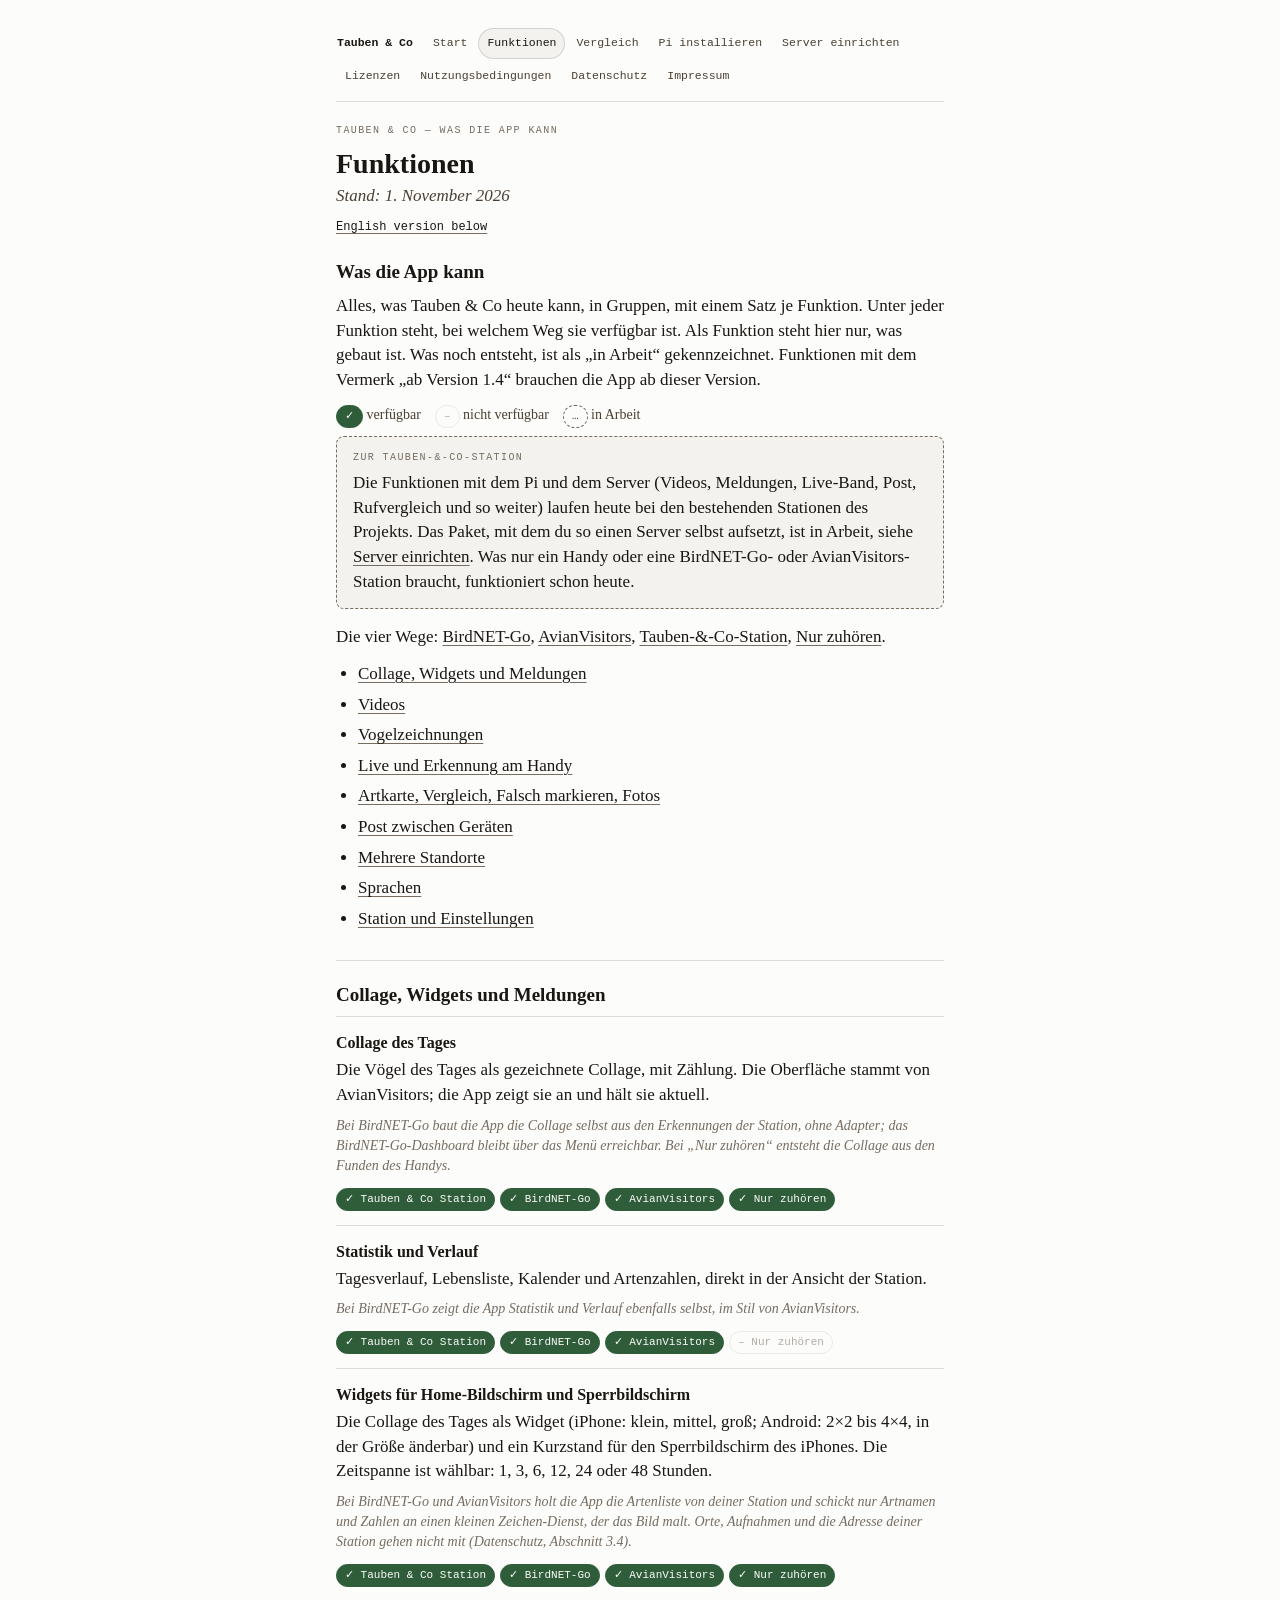
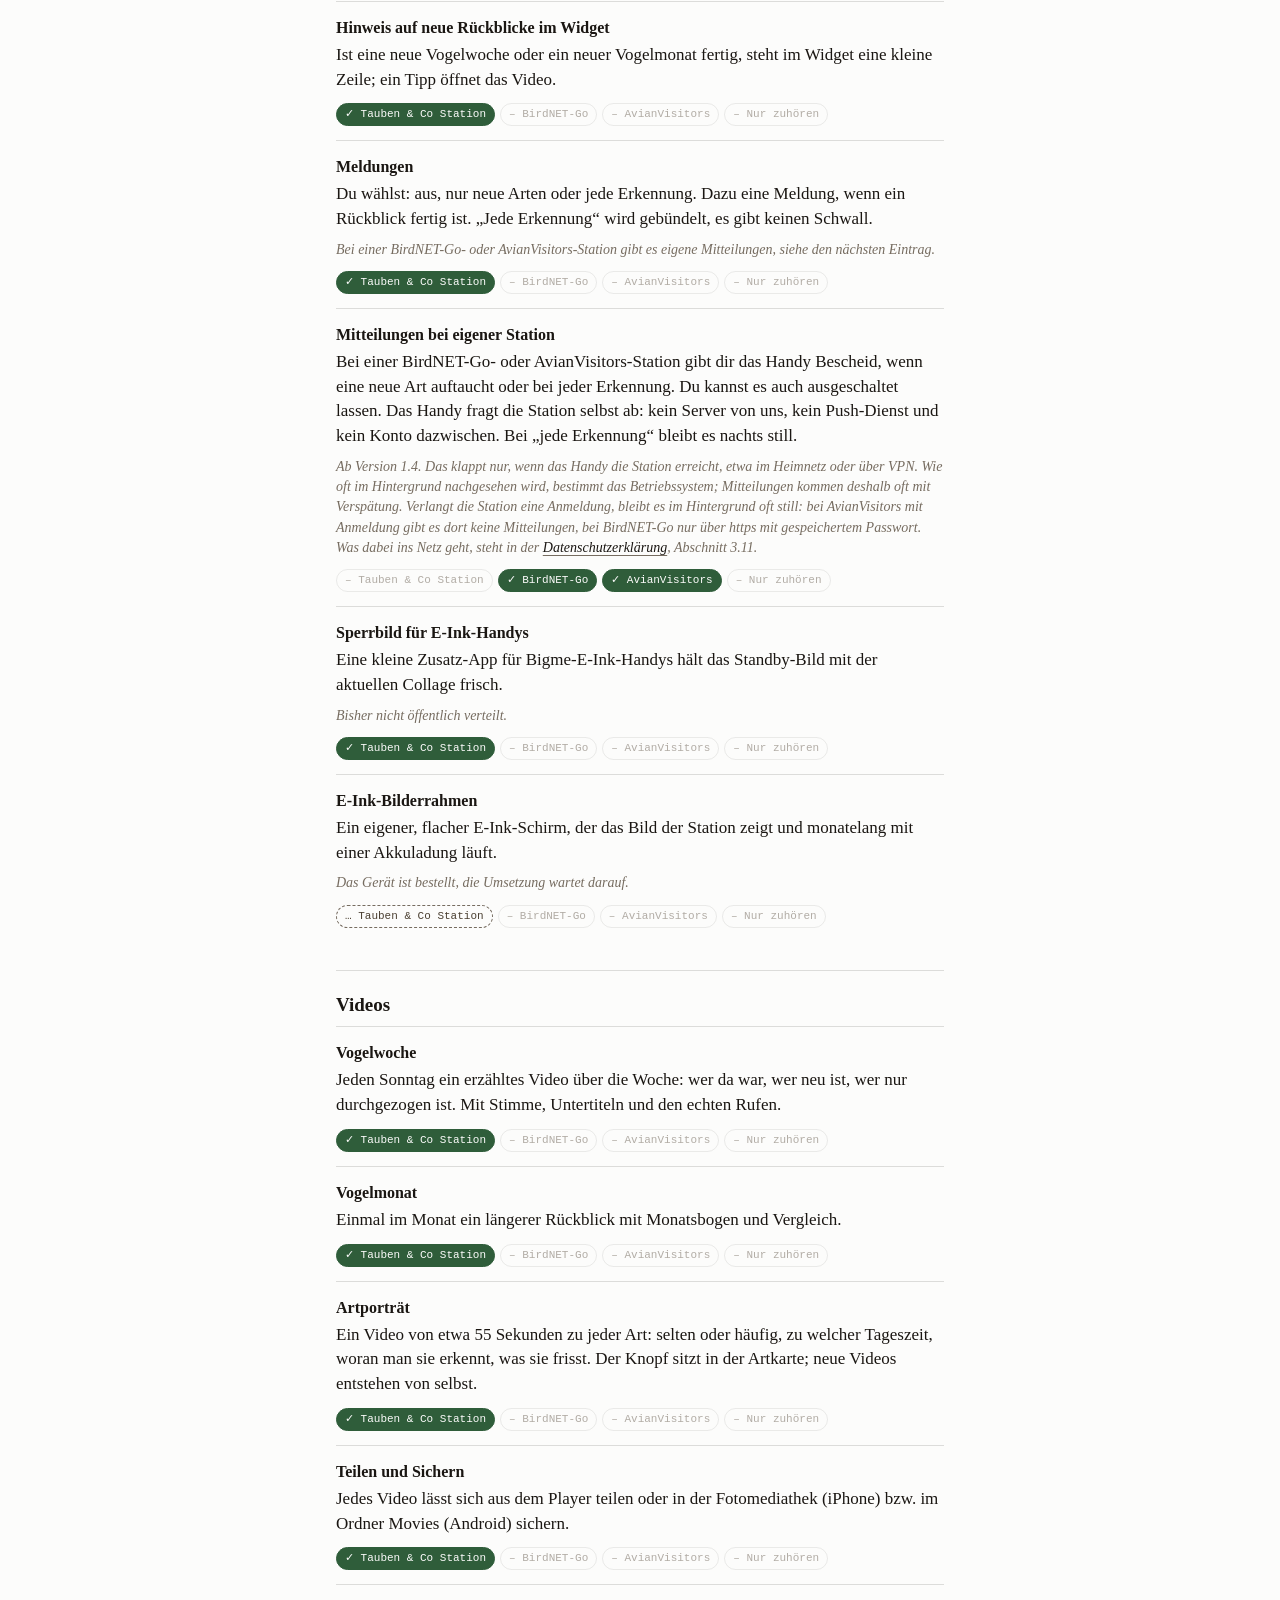
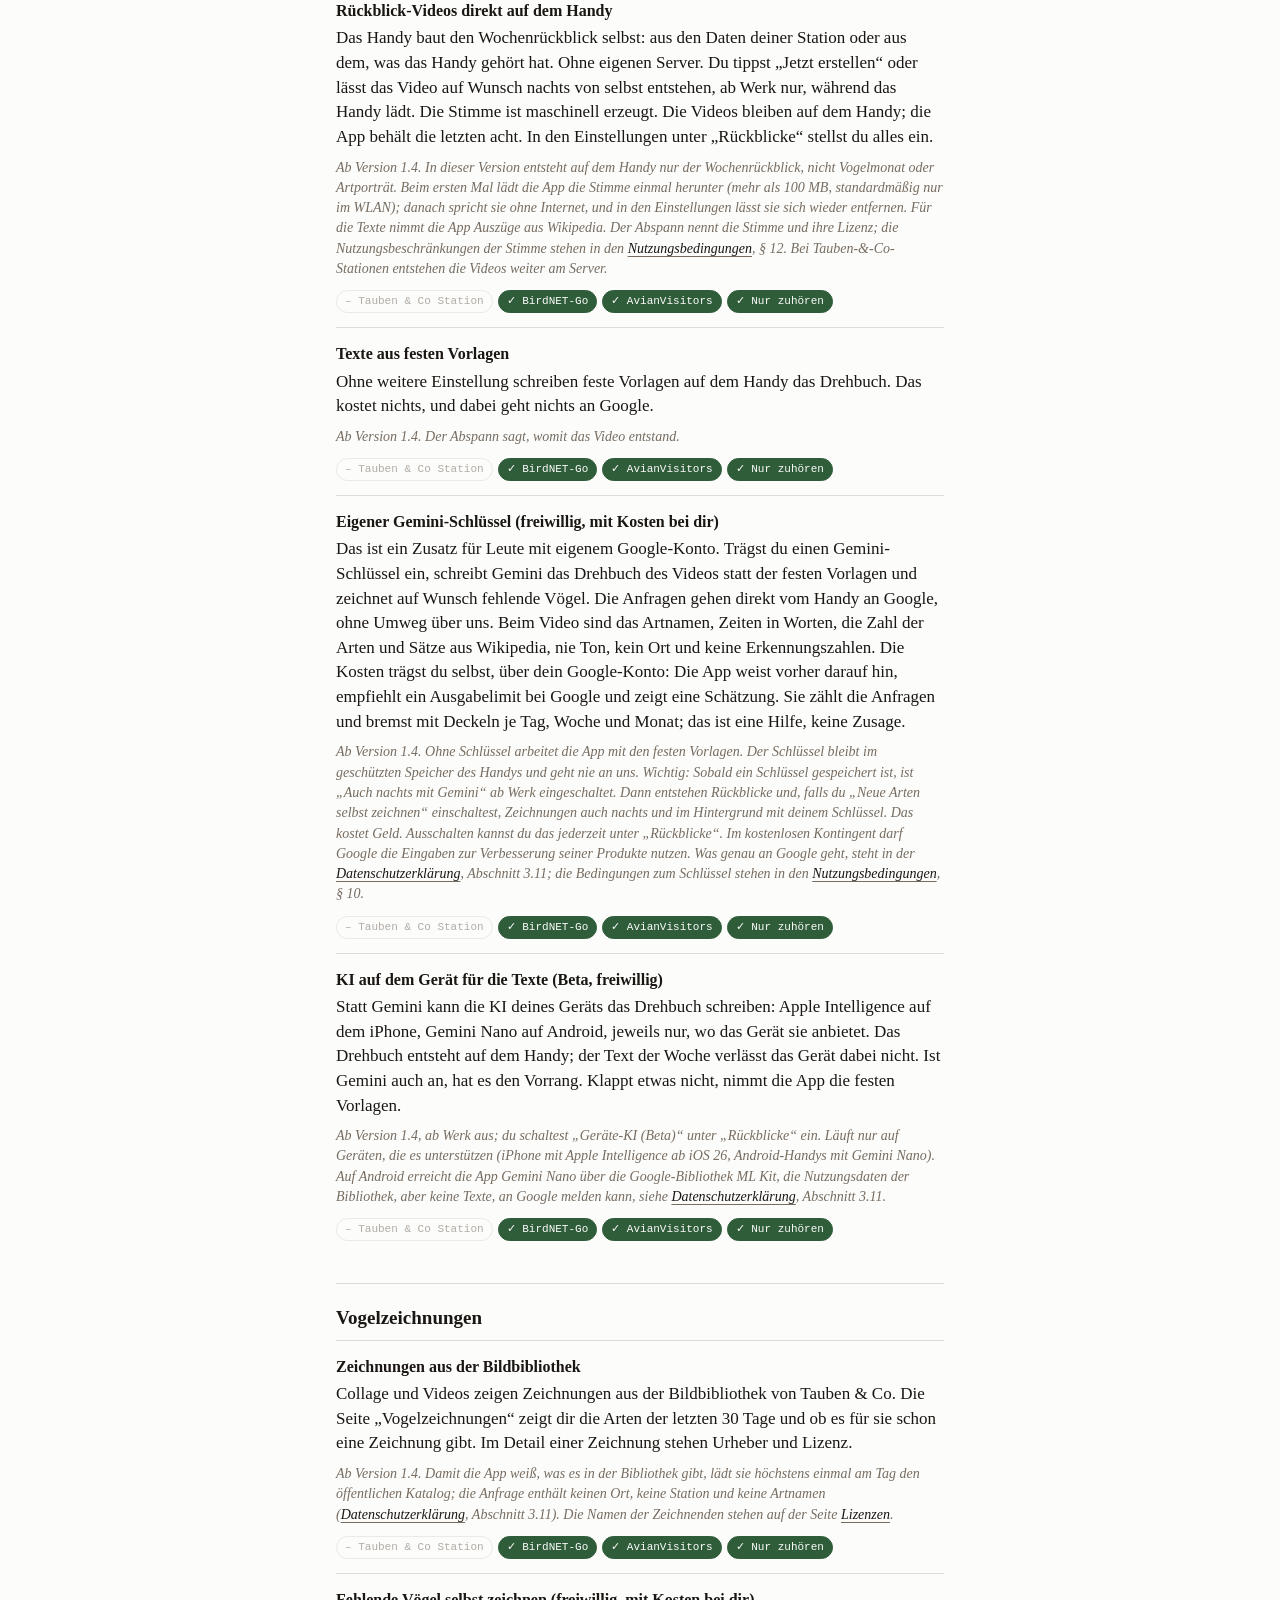
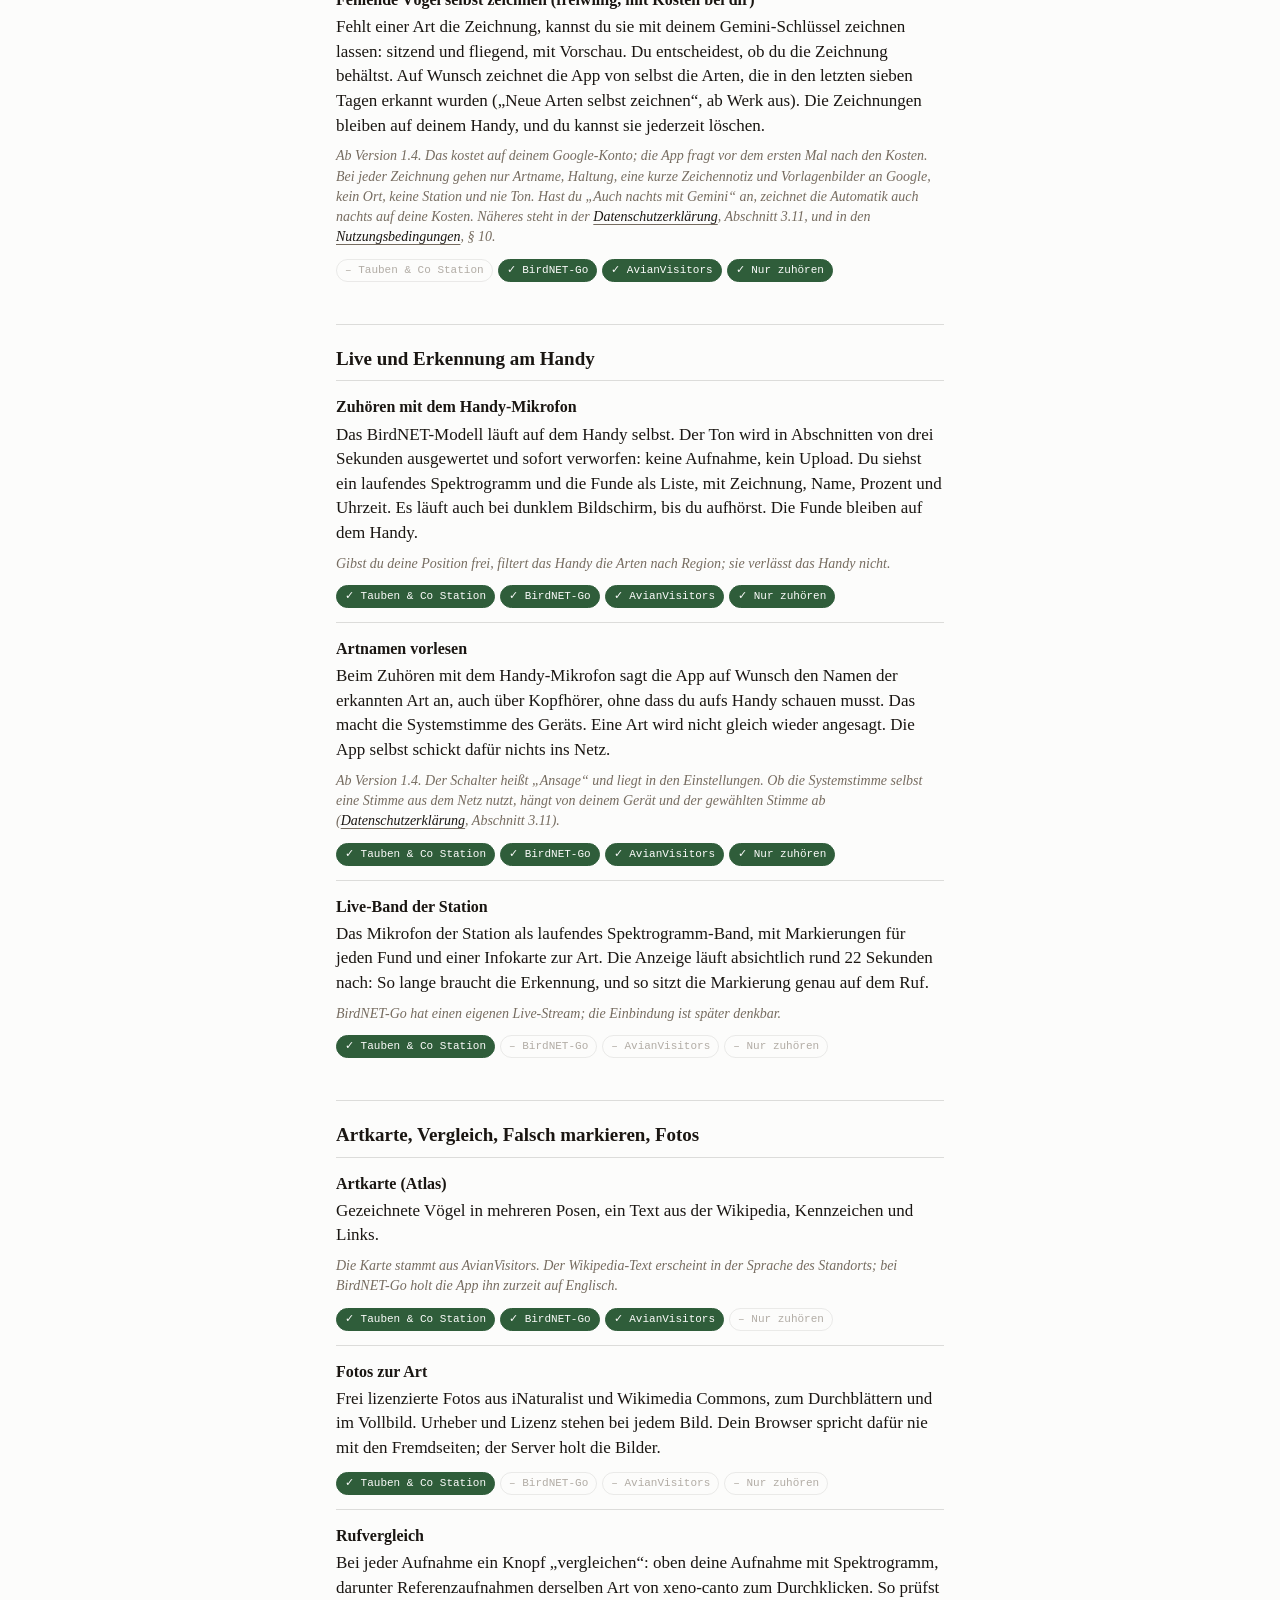
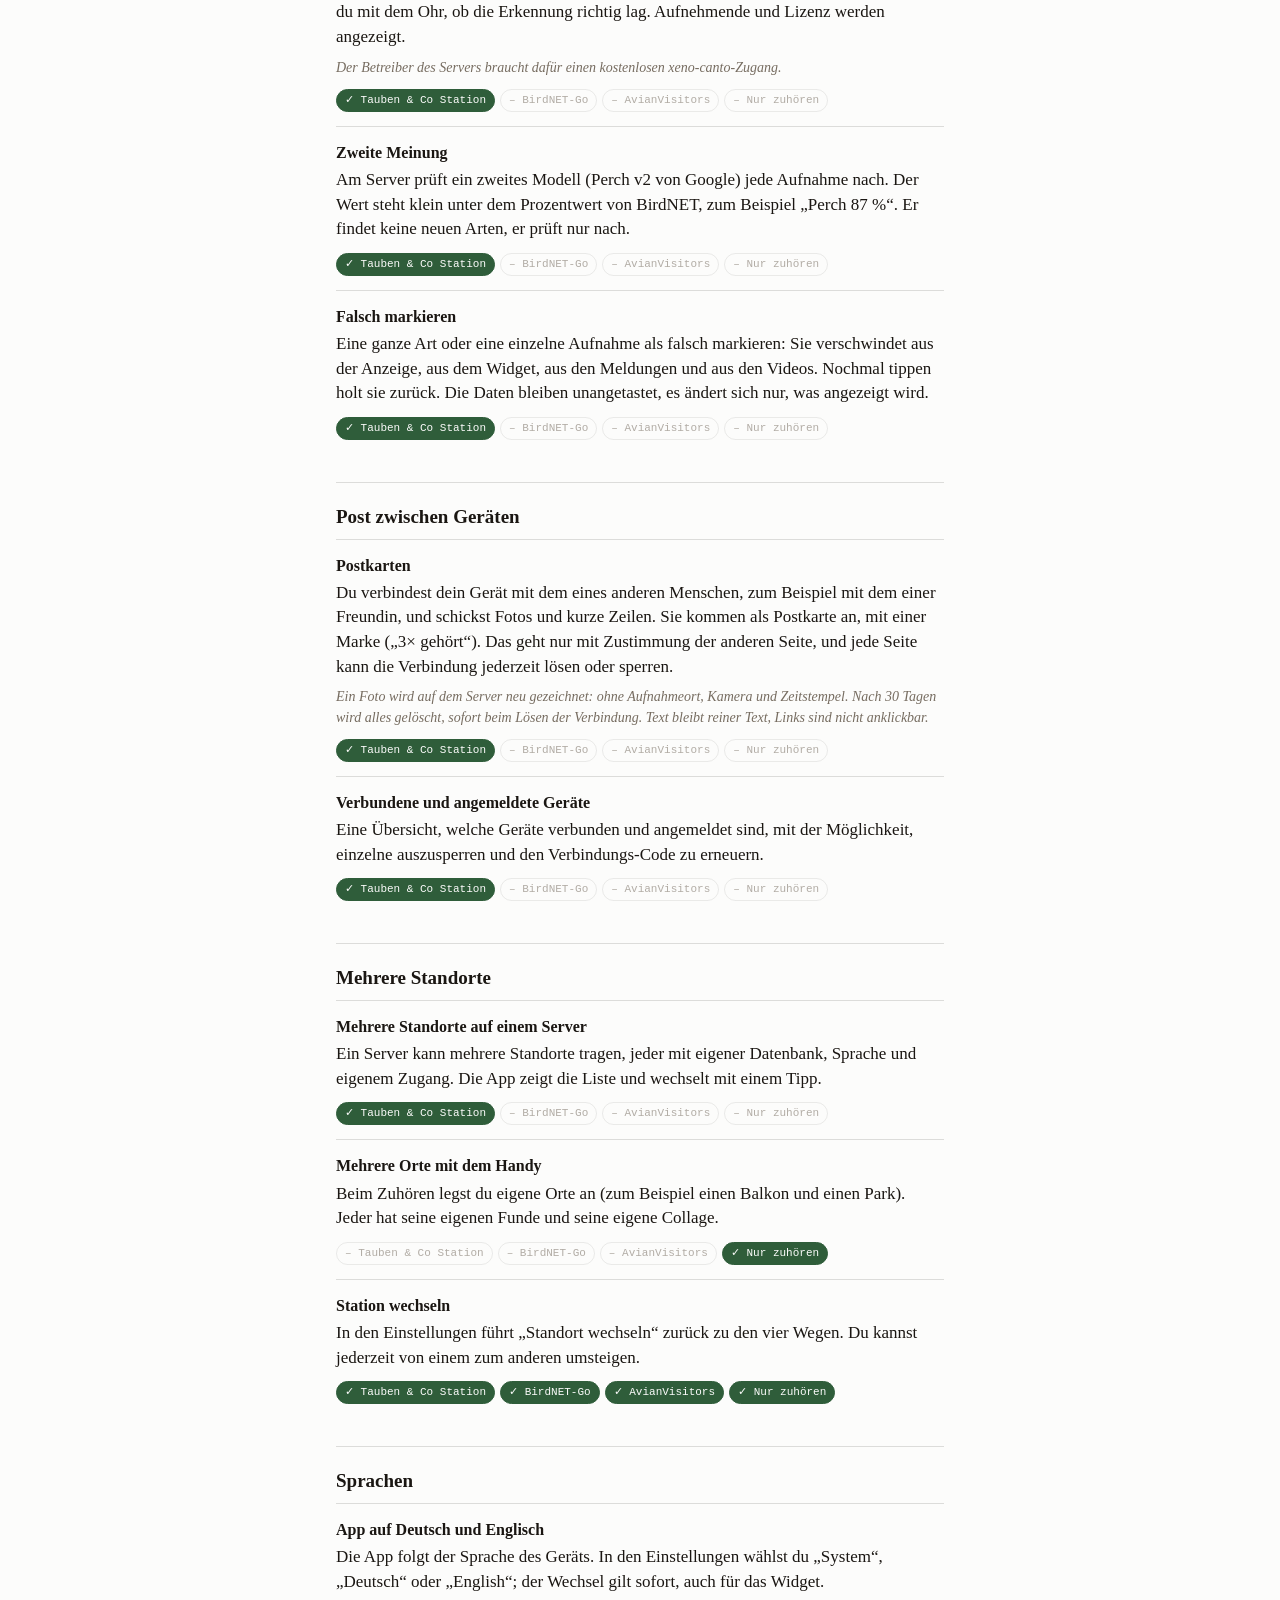
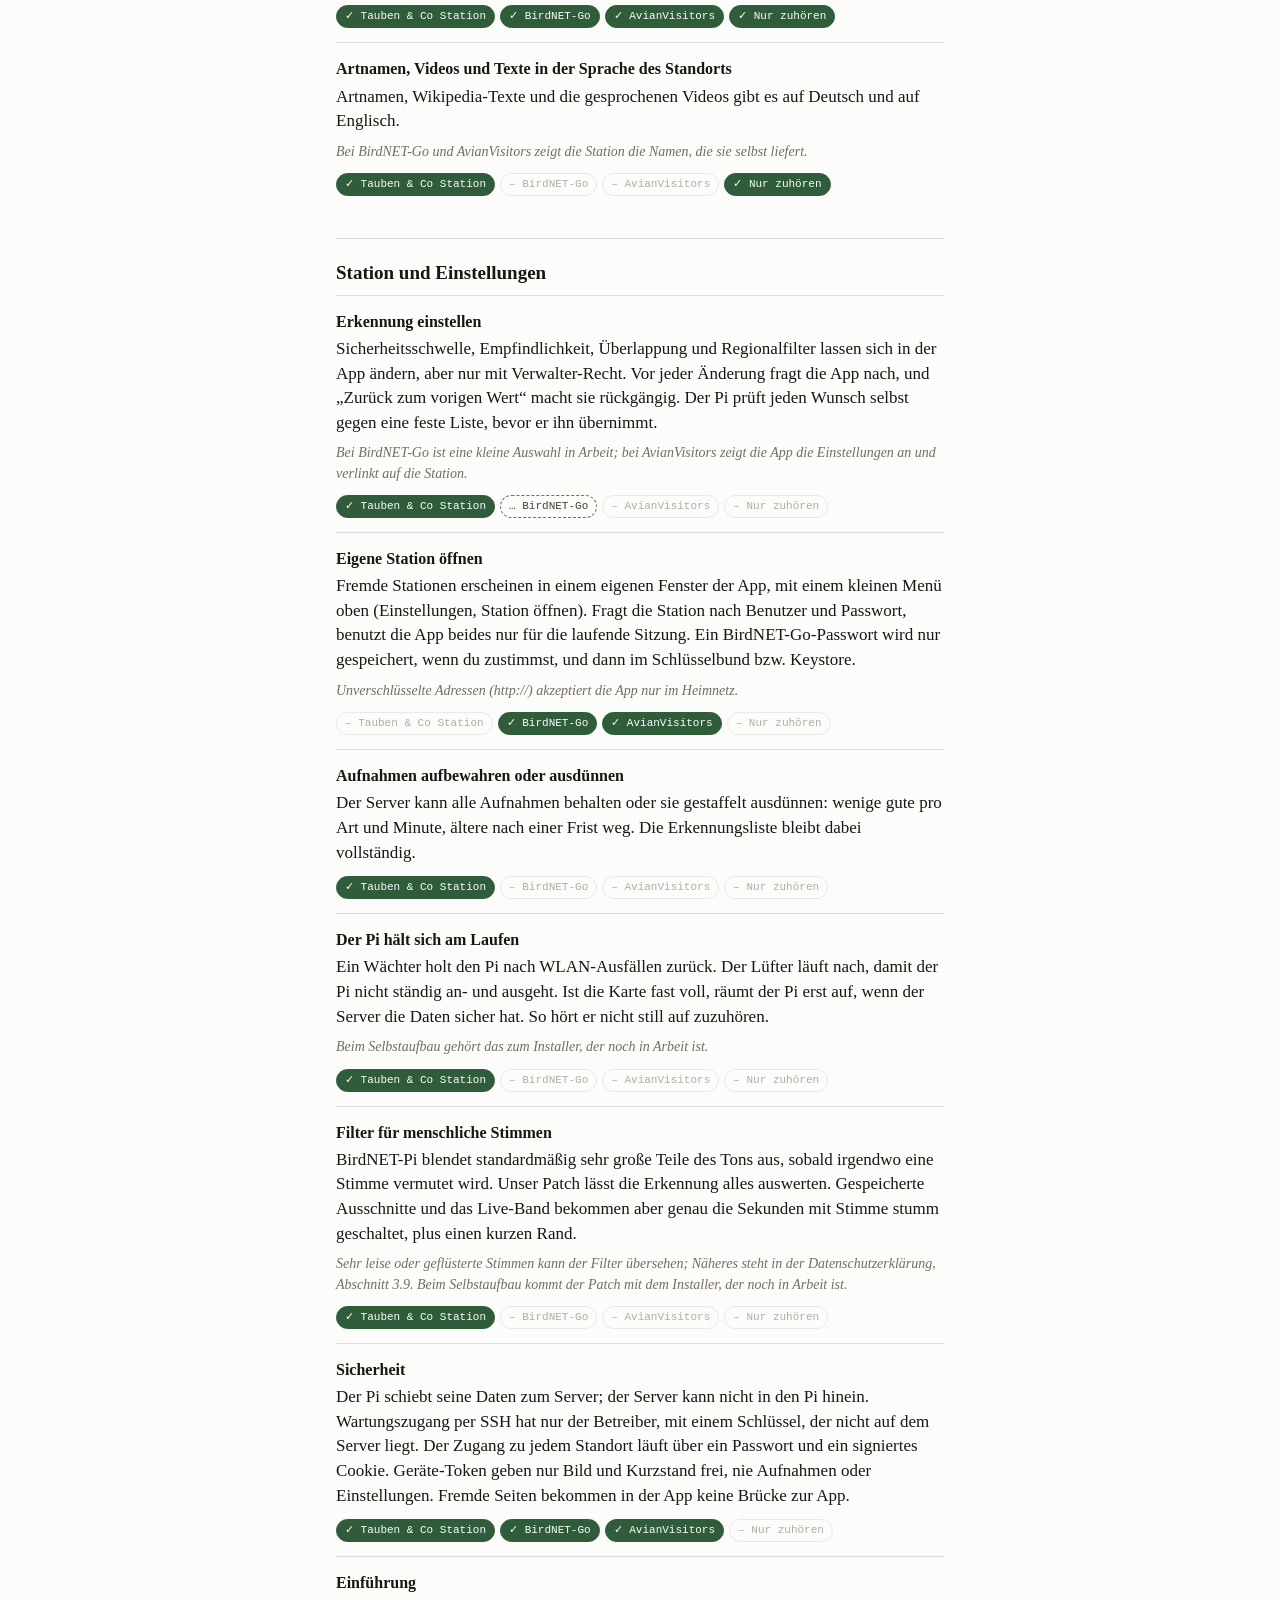
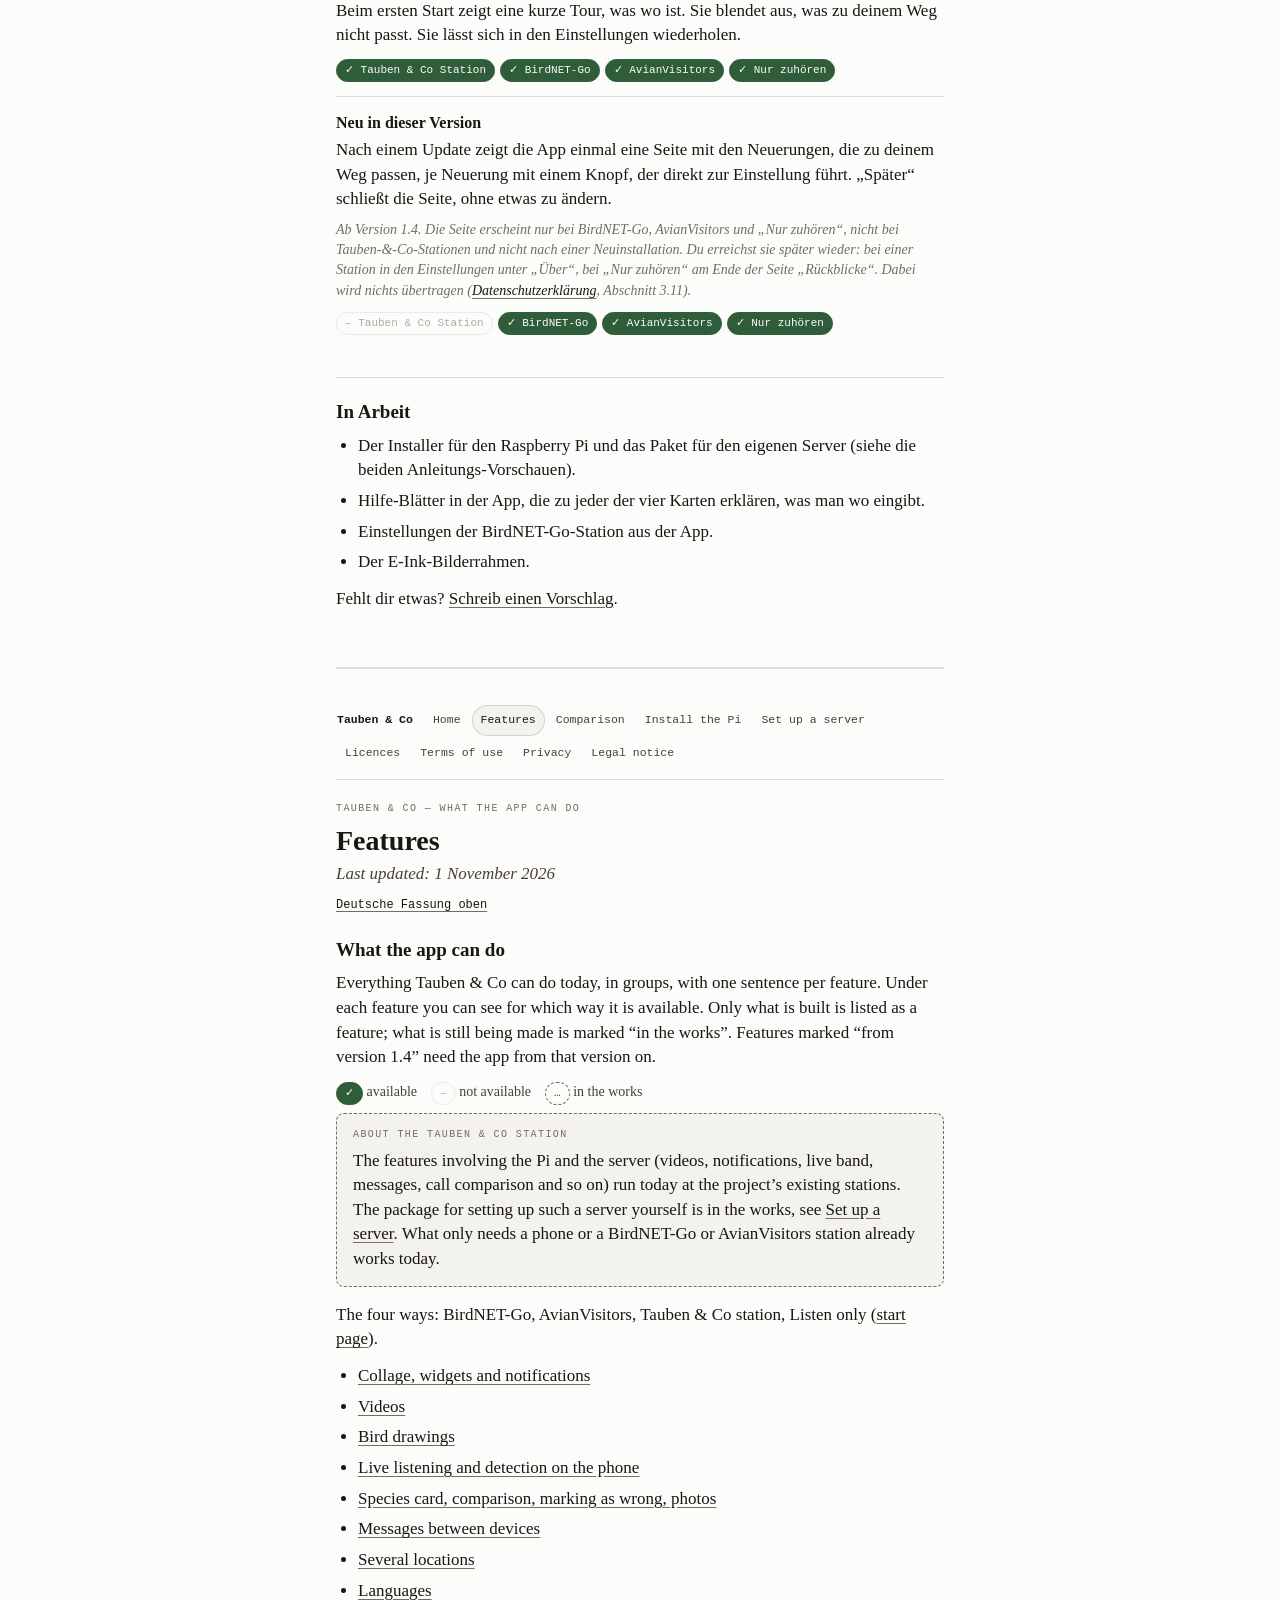
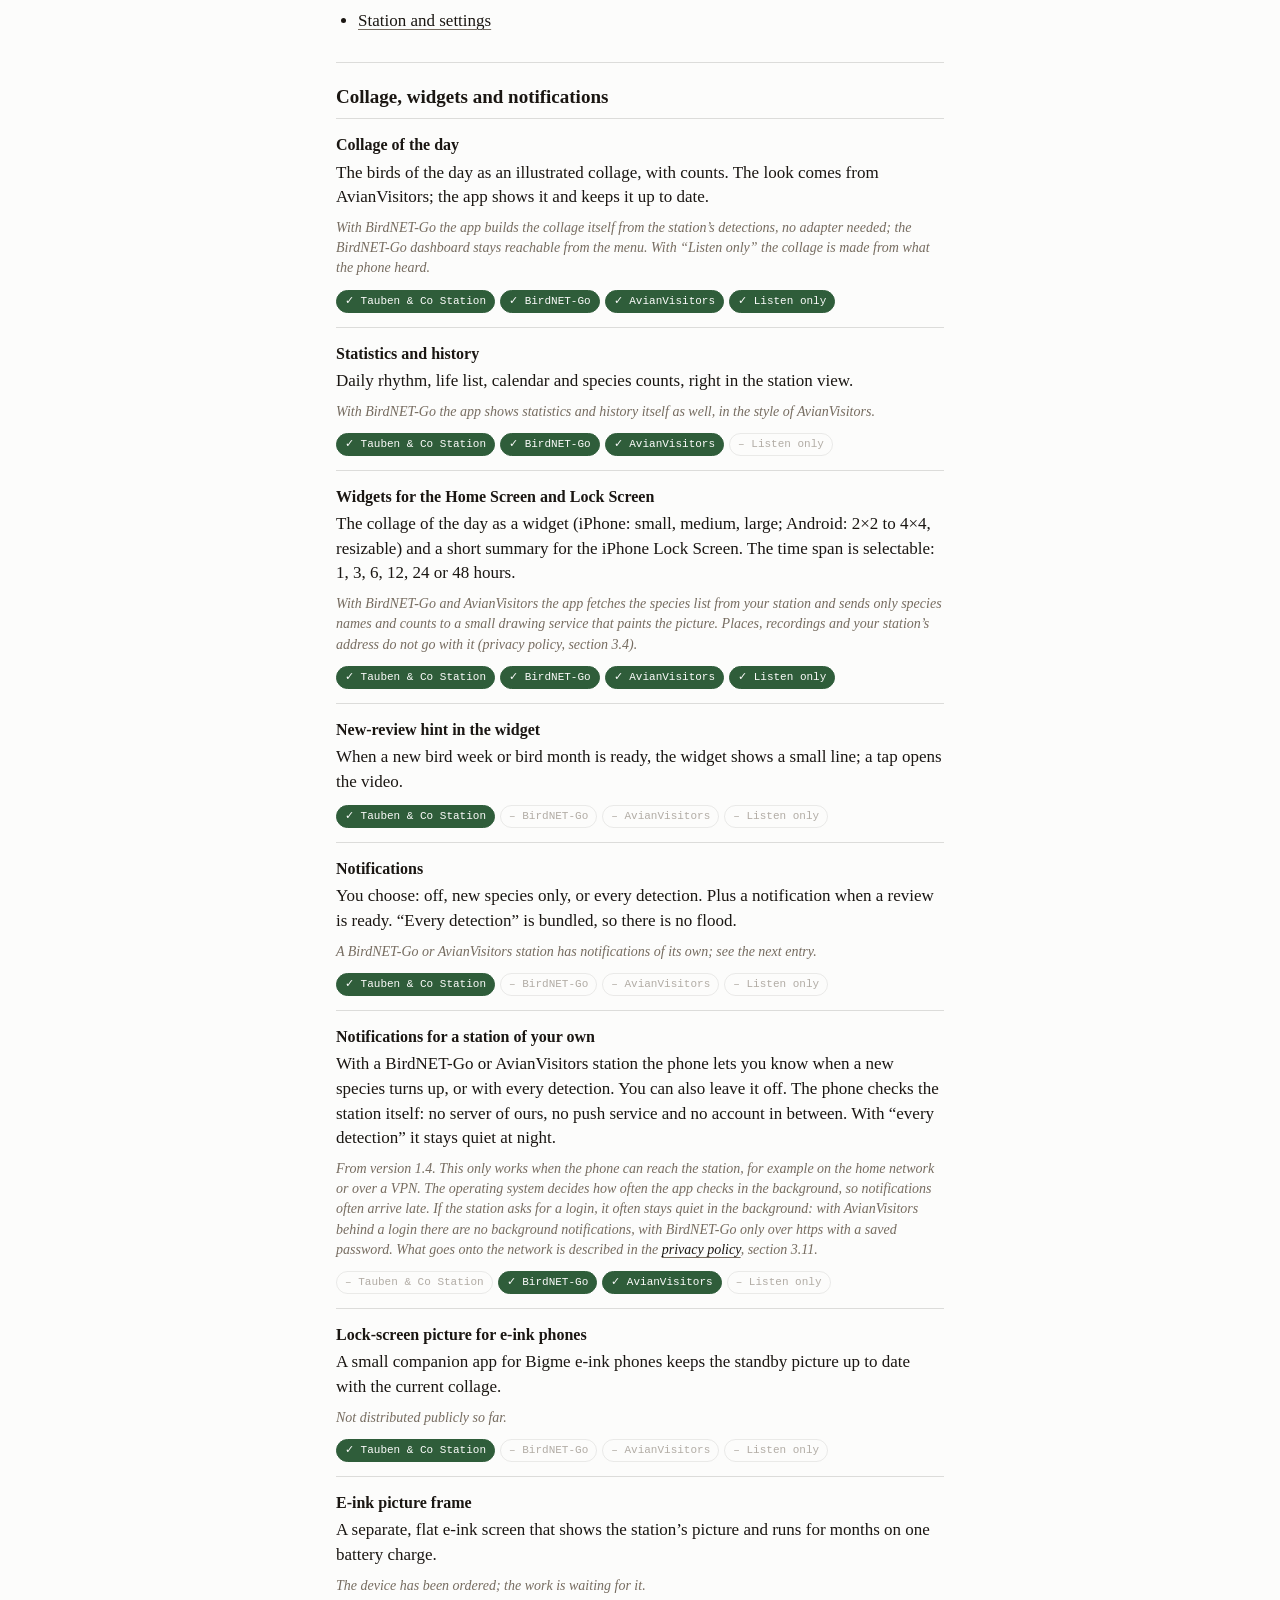
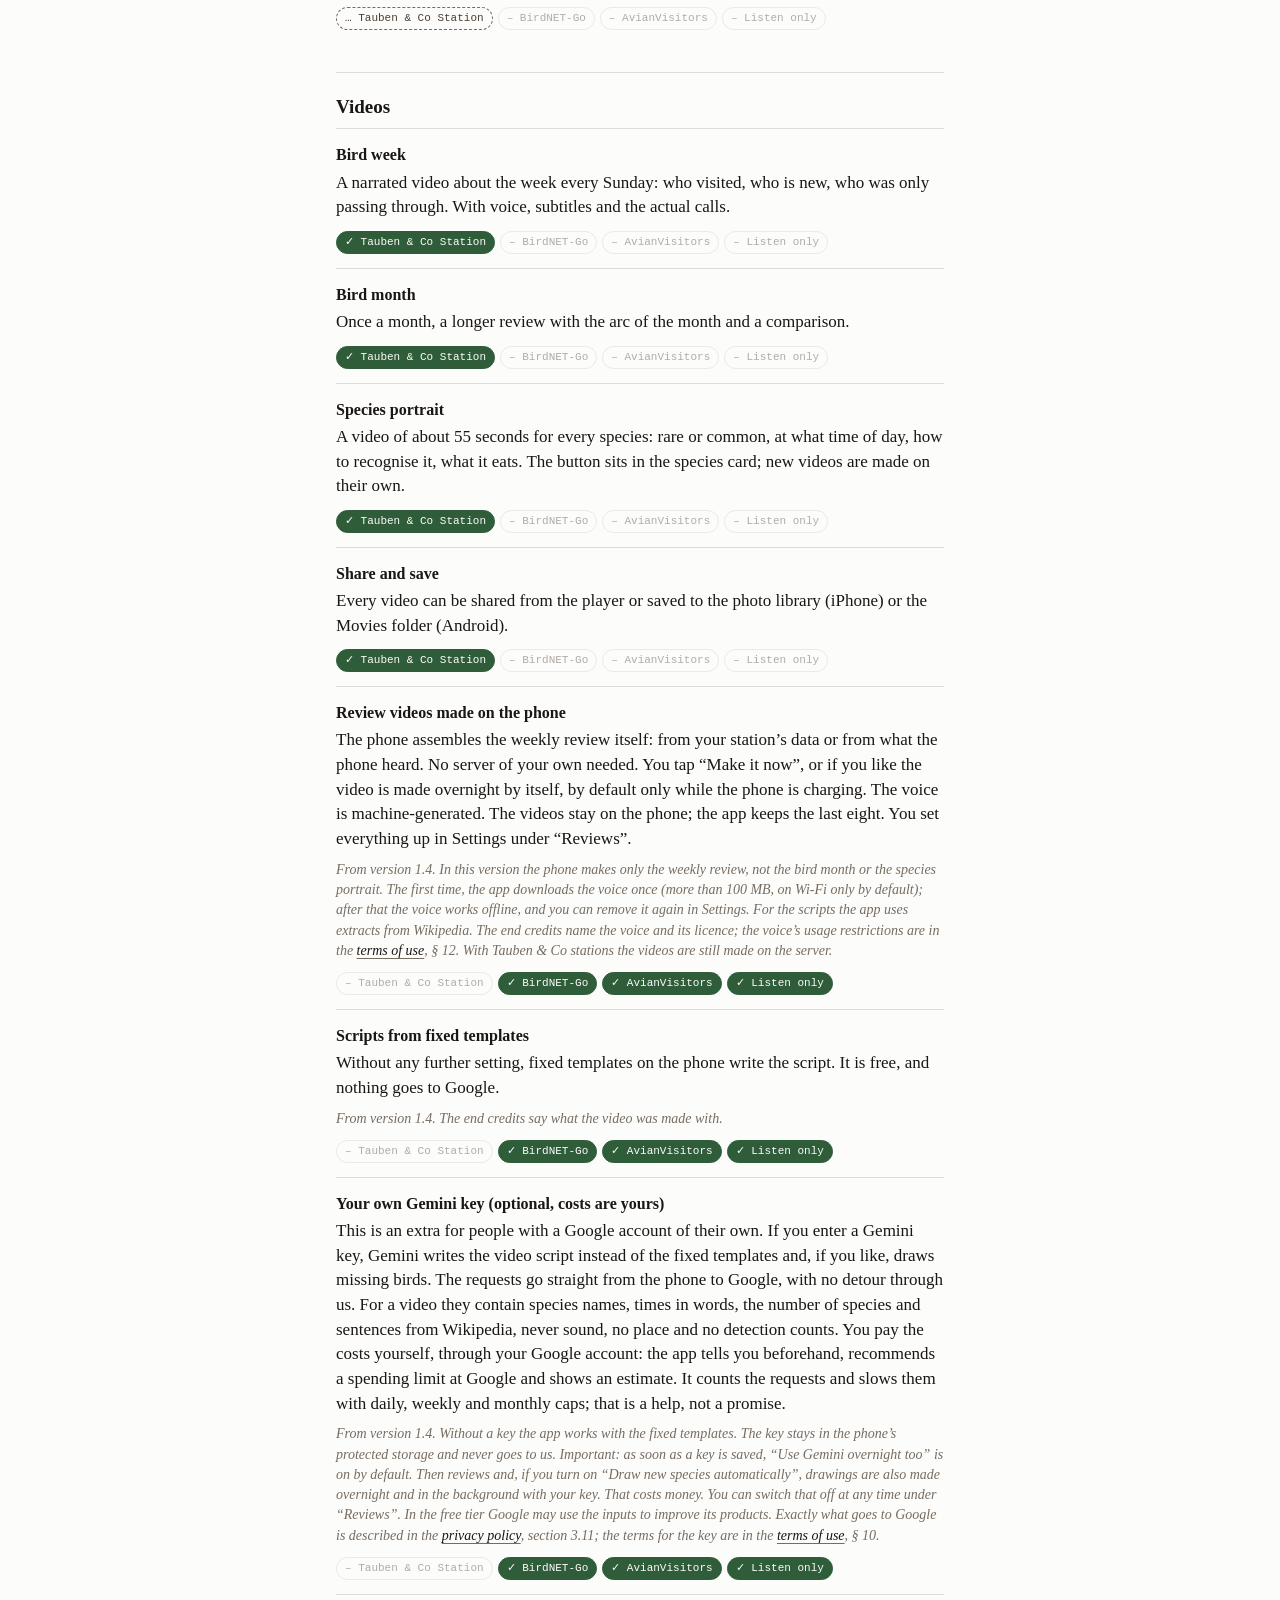
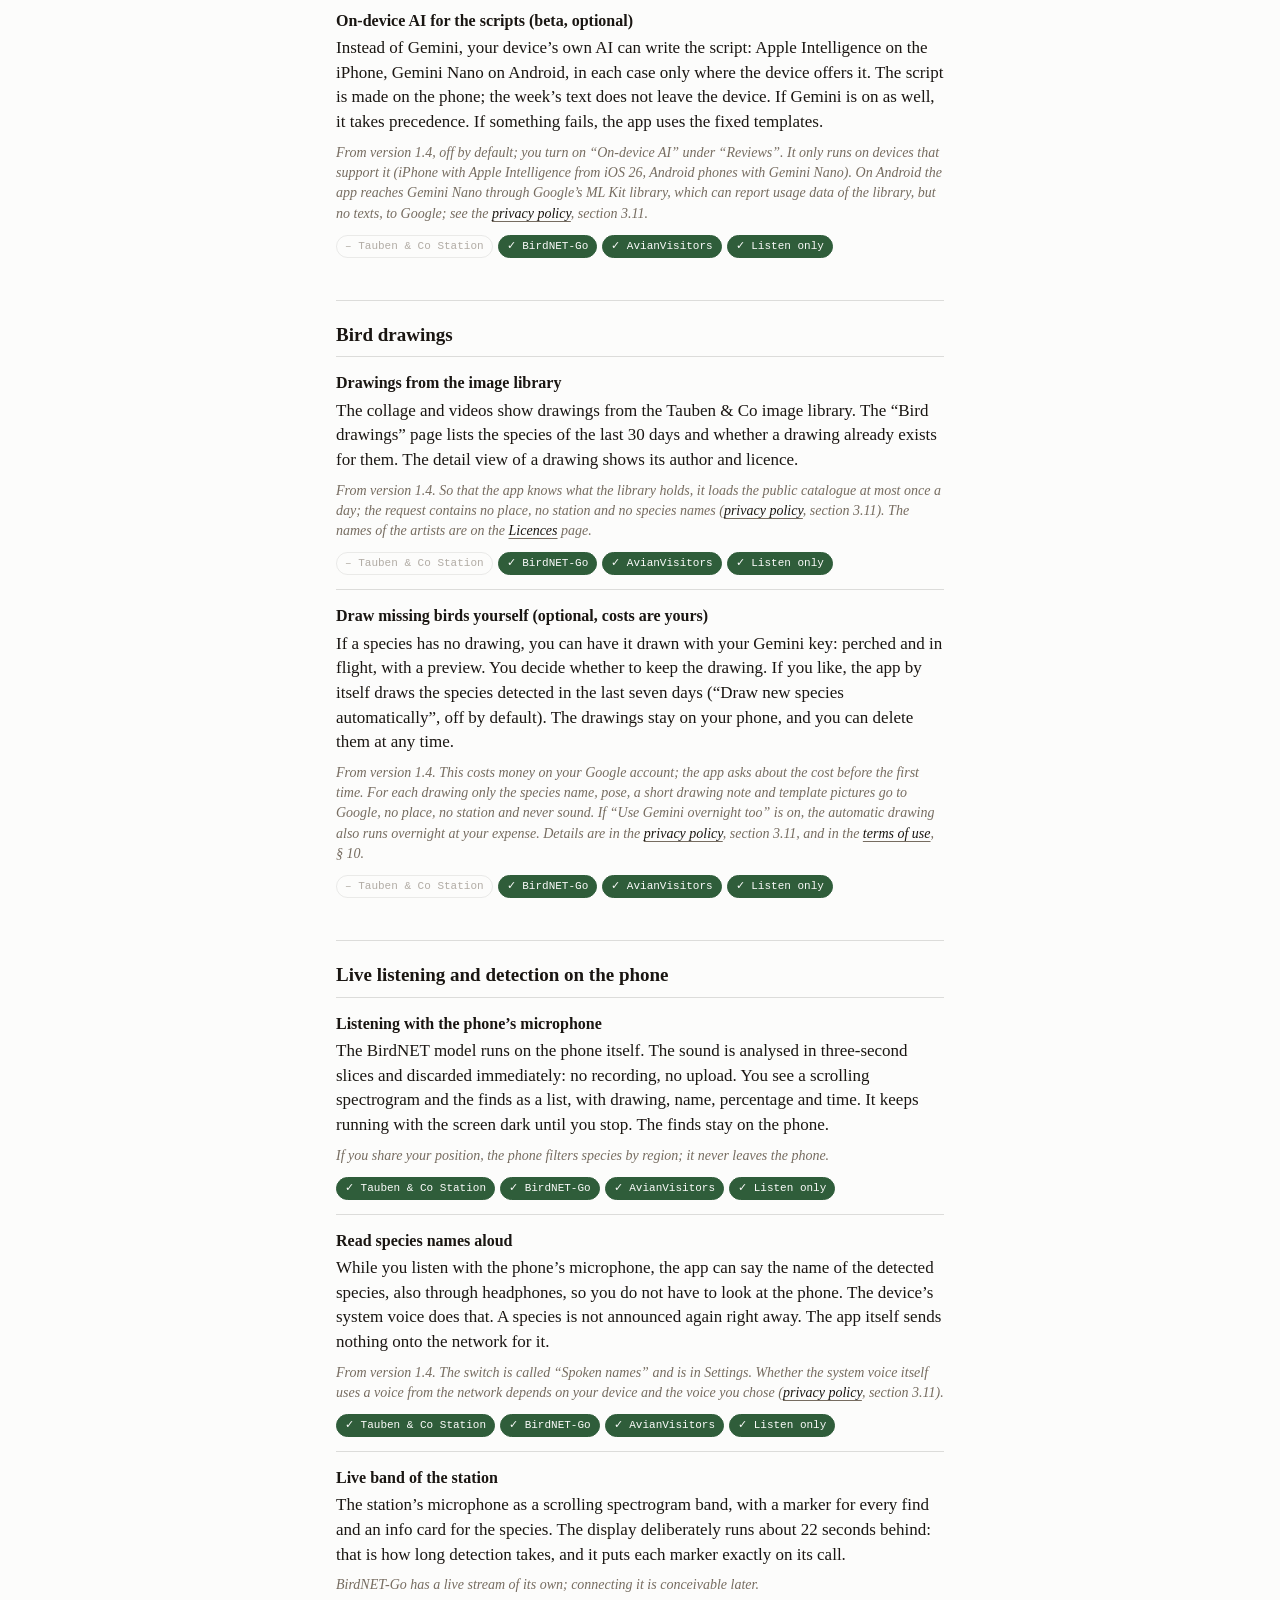
<file: funktionen.html>
<!doctype html>
<html lang="de">
<head>
<meta charset="utf-8">
<meta name="viewport" content="width=device-width, initial-scale=1">
<meta name="robots" content="noindex">
<meta name="description" content="Alle Funktionen von Tauben &amp; Co, gruppiert, mit dem Hinweis, bei welchem Weg sie verfügbar sind.">
<title>Funktionen — Tauben &amp; Co · Features</title>
<link rel="stylesheet" href="stil.css">
</head>
<body>
<main>

<section id="de" lang="de">
  <nav class="nav" aria-label="Seiten"><a class="marke" href="index.html">Tauben &amp; Co</a><a href="index.html">Start</a><a href="funktionen.html" aria-current="page">Funktionen</a><a href="vergleich.html">Vergleich</a><a href="pi-installieren.html">Pi installieren</a><a href="server-einrichten.html">Server einrichten</a><a href="lizenzen.html">Lizenzen</a><a href="nutzungsbedingungen.html">Nutzungsbedingungen</a><a href="datenschutz.html">Datenschutz</a><a href="impressum.html">Impressum</a></nav>
  <p class="pre">Tauben &amp; Co — was die App kann</p>
  <h1>Funktionen</h1>
  <p class="stand">Stand: 1. November 2026</p>
  <p class="sprachhinweis"><a href="#en" hreflang="en">English version below</a></p>

  <h2 class="erste">Was die App kann</h2>
  <p>Alles, was Tauben &amp; Co heute kann, in Gruppen, mit einem Satz je Funktion. Unter jeder
    Funktion steht, bei welchem Weg sie verfügbar ist. Als Funktion steht hier nur, was gebaut
    ist. Was noch entsteht, ist als „in Arbeit“ gekennzeichnet. Funktionen mit dem Vermerk
    „ab Version 1.4“ brauchen die App ab dieser Version.</p>
  <div class="legende" aria-label="Legende">
    <span><span class="b ja">✓</span> verfügbar</span>
    <span><span class="b nein">–</span> nicht verfügbar</span>
    <span><span class="b bald">…</span> in Arbeit</span>
  </div>
  <div class="hinweis">
    <span class="kopf">Zur Tauben-&amp;-Co-Station</span>
    <p>Die Funktionen mit dem Pi und dem Server (Videos, Meldungen, Live-Band, Post, Rufvergleich
      und so weiter) laufen heute bei den bestehenden Stationen des Projekts. Das Paket, mit dem
      du so einen Server selbst aufsetzt, ist in Arbeit, siehe
      <a href="server-einrichten.html">Server einrichten</a>. Was nur ein Handy oder eine
      BirdNET-Go- oder AvianVisitors-Station braucht, funktioniert schon heute.</p>
  </div>
  <p>Die vier Wege: <a href="index.html#weg-go">BirdNET-Go</a>, <a href="index.html#weg-avian">AvianVisitors</a>,
    <a href="index.html#weg-station">Tauben-&amp;-Co-Station</a>, <a href="index.html#weg-zuhoeren">Nur zuhören</a>.</p>
  <ul>
    <li><a href="#collage">Collage, Widgets und Meldungen</a></li>
    <li><a href="#videos">Videos</a></li>
    <li><a href="#zeichnungen">Vogelzeichnungen</a></li>
    <li><a href="#zuhoeren">Live und Erkennung am Handy</a></li>
    <li><a href="#arten">Artkarte, Vergleich, Falsch markieren, Fotos</a></li>
    <li><a href="#post">Post zwischen Geräten</a></li>
    <li><a href="#standorte">Mehrere Standorte</a></li>
    <li><a href="#sprachen">Sprachen</a></li>
    <li><a href="#station">Station und Einstellungen</a></li>
  </ul>

  <h2 id="collage" class="gruppe-titel">Collage, Widgets und Meldungen</h2>
  <div class="fn">
    <h3>Collage des Tages</h3>
    <p>Die Vögel des Tages als gezeichnete Collage, mit Zählung. Die Oberfläche stammt von AvianVisitors; die App zeigt sie an und hält sie aktuell.</p>
    <p class="notiz">Bei BirdNET-Go baut die App die Collage selbst aus den Erkennungen der Station, ohne Adapter; das BirdNET-Go-Dashboard bleibt über das Menü erreichbar. Bei „Nur zuhören“ entsteht die Collage aus den Funden des Handys.</p>
    <ul class="badges"><li><span class="b ja"><span class="vh">verfügbar: </span>✓ Tauben &amp; Co Station</span></li><li><span class="b ja"><span class="vh">verfügbar: </span>✓ BirdNET-Go</span></li><li><span class="b ja"><span class="vh">verfügbar: </span>✓ AvianVisitors</span></li><li><span class="b ja"><span class="vh">verfügbar: </span>✓ Nur zuhören</span></li></ul>
  </div>
  <div class="fn">
    <h3>Statistik und Verlauf</h3>
    <p>Tagesverlauf, Lebensliste, Kalender und Artenzahlen, direkt in der Ansicht der Station.</p>
    <p class="notiz">Bei BirdNET-Go zeigt die App Statistik und Verlauf ebenfalls selbst, im Stil von AvianVisitors.</p>
    <ul class="badges"><li><span class="b ja"><span class="vh">verfügbar: </span>✓ Tauben &amp; Co Station</span></li><li><span class="b ja"><span class="vh">verfügbar: </span>✓ BirdNET-Go</span></li><li><span class="b ja"><span class="vh">verfügbar: </span>✓ AvianVisitors</span></li><li><span class="b nein"><span class="vh">nicht verfügbar: </span>– Nur zuhören</span></li></ul>
  </div>
  <div class="fn">
    <h3>Widgets für Home-Bildschirm und Sperrbildschirm</h3>
    <p>Die Collage des Tages als Widget (iPhone: klein, mittel, groß; Android: 2×2 bis 4×4, in der Größe änderbar) und ein Kurzstand für den Sperrbildschirm des iPhones. Die Zeitspanne ist wählbar: 1, 3, 6, 12, 24 oder 48 Stunden.</p>
    <p class="notiz">Bei BirdNET-Go und AvianVisitors holt die App die Artenliste von deiner Station und schickt nur Artnamen und Zahlen an einen kleinen Zeichen-Dienst, der das Bild malt. Orte, Aufnahmen und die Adresse deiner Station gehen nicht mit (Datenschutz, Abschnitt 3.4).</p>
    <ul class="badges"><li><span class="b ja"><span class="vh">verfügbar: </span>✓ Tauben &amp; Co Station</span></li><li><span class="b ja"><span class="vh">verfügbar: </span>✓ BirdNET-Go</span></li><li><span class="b ja"><span class="vh">verfügbar: </span>✓ AvianVisitors</span></li><li><span class="b ja"><span class="vh">verfügbar: </span>✓ Nur zuhören</span></li></ul>
  </div>
  <div class="fn">
    <h3>Hinweis auf neue Rückblicke im Widget</h3>
    <p>Ist eine neue Vogelwoche oder ein neuer Vogelmonat fertig, steht im Widget eine kleine Zeile; ein Tipp öffnet das Video.</p>
    <ul class="badges"><li><span class="b ja"><span class="vh">verfügbar: </span>✓ Tauben &amp; Co Station</span></li><li><span class="b nein"><span class="vh">nicht verfügbar: </span>– BirdNET-Go</span></li><li><span class="b nein"><span class="vh">nicht verfügbar: </span>– AvianVisitors</span></li><li><span class="b nein"><span class="vh">nicht verfügbar: </span>– Nur zuhören</span></li></ul>
  </div>
  <div class="fn">
    <h3>Meldungen</h3>
    <p>Du wählst: aus, nur neue Arten oder jede Erkennung. Dazu eine Meldung, wenn ein Rückblick fertig ist. „Jede Erkennung“ wird gebündelt, es gibt keinen Schwall.</p>
    <p class="notiz">Bei einer BirdNET-Go- oder AvianVisitors-Station gibt es eigene Mitteilungen, siehe den nächsten Eintrag.</p>
    <ul class="badges"><li><span class="b ja"><span class="vh">verfügbar: </span>✓ Tauben &amp; Co Station</span></li><li><span class="b nein"><span class="vh">nicht verfügbar: </span>– BirdNET-Go</span></li><li><span class="b nein"><span class="vh">nicht verfügbar: </span>– AvianVisitors</span></li><li><span class="b nein"><span class="vh">nicht verfügbar: </span>– Nur zuhören</span></li></ul>
  </div>
  <div class="fn">
    <h3>Mitteilungen bei eigener Station</h3>
    <p>Bei einer BirdNET-Go- oder AvianVisitors-Station gibt dir das Handy Bescheid, wenn eine neue Art auftaucht oder bei jeder Erkennung. Du kannst es auch ausgeschaltet lassen. Das Handy fragt die Station selbst ab: kein Server von uns, kein Push-Dienst und kein Konto dazwischen. Bei „jede Erkennung“ bleibt es nachts still.</p>
    <p class="notiz">Ab Version 1.4. Das klappt nur, wenn das Handy die Station erreicht, etwa im Heimnetz oder über VPN. Wie oft im Hintergrund nachgesehen wird, bestimmt das Betriebssystem; Mitteilungen kommen deshalb oft mit Verspätung. Verlangt die Station eine Anmeldung, bleibt es im Hintergrund oft still: bei AvianVisitors mit Anmeldung gibt es dort keine Mitteilungen, bei BirdNET-Go nur über https mit gespeichertem Passwort. Was dabei ins Netz geht, steht in der <a href="datenschutz.html#de">Datenschutzerklärung</a>, Abschnitt 3.11.</p>
    <ul class="badges"><li><span class="b nein"><span class="vh">nicht verfügbar: </span>– Tauben &amp; Co Station</span></li><li><span class="b ja"><span class="vh">verfügbar: </span>✓ BirdNET-Go</span></li><li><span class="b ja"><span class="vh">verfügbar: </span>✓ AvianVisitors</span></li><li><span class="b nein"><span class="vh">nicht verfügbar: </span>– Nur zuhören</span></li></ul>
  </div>
  <div class="fn">
    <h3>Sperrbild für E-Ink-Handys</h3>
    <p>Eine kleine Zusatz-App für Bigme-E-Ink-Handys hält das Standby-Bild mit der aktuellen Collage frisch.</p>
    <p class="notiz">Bisher nicht öffentlich verteilt.</p>
    <ul class="badges"><li><span class="b ja"><span class="vh">verfügbar: </span>✓ Tauben &amp; Co Station</span></li><li><span class="b nein"><span class="vh">nicht verfügbar: </span>– BirdNET-Go</span></li><li><span class="b nein"><span class="vh">nicht verfügbar: </span>– AvianVisitors</span></li><li><span class="b nein"><span class="vh">nicht verfügbar: </span>– Nur zuhören</span></li></ul>
  </div>
  <div class="fn">
    <h3>E-Ink-Bilderrahmen</h3>
    <p>Ein eigener, flacher E-Ink-Schirm, der das Bild der Station zeigt und monatelang mit einer Akkuladung läuft.</p>
    <p class="notiz">Das Gerät ist bestellt, die Umsetzung wartet darauf.</p>
    <ul class="badges"><li><span class="b bald"><span class="vh">in Arbeit: </span>… Tauben &amp; Co Station</span></li><li><span class="b nein"><span class="vh">nicht verfügbar: </span>– BirdNET-Go</span></li><li><span class="b nein"><span class="vh">nicht verfügbar: </span>– AvianVisitors</span></li><li><span class="b nein"><span class="vh">nicht verfügbar: </span>– Nur zuhören</span></li></ul>
  </div>

  <h2 id="videos" class="gruppe-titel">Videos</h2>
  <div class="fn">
    <h3>Vogelwoche</h3>
    <p>Jeden Sonntag ein erzähltes Video über die Woche: wer da war, wer neu ist, wer nur durchgezogen ist. Mit Stimme, Untertiteln und den echten Rufen.</p>
    <ul class="badges"><li><span class="b ja"><span class="vh">verfügbar: </span>✓ Tauben &amp; Co Station</span></li><li><span class="b nein"><span class="vh">nicht verfügbar: </span>– BirdNET-Go</span></li><li><span class="b nein"><span class="vh">nicht verfügbar: </span>– AvianVisitors</span></li><li><span class="b nein"><span class="vh">nicht verfügbar: </span>– Nur zuhören</span></li></ul>
  </div>
  <div class="fn">
    <h3>Vogelmonat</h3>
    <p>Einmal im Monat ein längerer Rückblick mit Monatsbogen und Vergleich.</p>
    <ul class="badges"><li><span class="b ja"><span class="vh">verfügbar: </span>✓ Tauben &amp; Co Station</span></li><li><span class="b nein"><span class="vh">nicht verfügbar: </span>– BirdNET-Go</span></li><li><span class="b nein"><span class="vh">nicht verfügbar: </span>– AvianVisitors</span></li><li><span class="b nein"><span class="vh">nicht verfügbar: </span>– Nur zuhören</span></li></ul>
  </div>
  <div class="fn">
    <h3>Artporträt</h3>
    <p>Ein Video von etwa 55 Sekunden zu jeder Art: selten oder häufig, zu welcher Tageszeit, woran man sie erkennt, was sie frisst. Der Knopf sitzt in der Artkarte; neue Videos entstehen von selbst.</p>
    <ul class="badges"><li><span class="b ja"><span class="vh">verfügbar: </span>✓ Tauben &amp; Co Station</span></li><li><span class="b nein"><span class="vh">nicht verfügbar: </span>– BirdNET-Go</span></li><li><span class="b nein"><span class="vh">nicht verfügbar: </span>– AvianVisitors</span></li><li><span class="b nein"><span class="vh">nicht verfügbar: </span>– Nur zuhören</span></li></ul>
  </div>
  <div class="fn">
    <h3>Teilen und Sichern</h3>
    <p>Jedes Video lässt sich aus dem Player teilen oder in der Fotomediathek (iPhone) bzw. im Ordner Movies (Android) sichern.</p>
    <ul class="badges"><li><span class="b ja"><span class="vh">verfügbar: </span>✓ Tauben &amp; Co Station</span></li><li><span class="b nein"><span class="vh">nicht verfügbar: </span>– BirdNET-Go</span></li><li><span class="b nein"><span class="vh">nicht verfügbar: </span>– AvianVisitors</span></li><li><span class="b nein"><span class="vh">nicht verfügbar: </span>– Nur zuhören</span></li></ul>
  </div>
  <div class="fn">
    <h3>Rückblick-Videos direkt auf dem Handy</h3>
    <p>Das Handy baut den Wochenrückblick selbst: aus den Daten deiner Station oder aus dem, was das Handy gehört hat. Ohne eigenen Server. Du tippst „Jetzt erstellen“ oder lässt das Video auf Wunsch nachts von selbst entstehen, ab Werk nur, während das Handy lädt. Die Stimme ist maschinell erzeugt. Die Videos bleiben auf dem Handy; die App behält die letzten acht. In den Einstellungen unter „Rückblicke“ stellst du alles ein.</p>
    <p class="notiz">Ab Version 1.4. In dieser Version entsteht auf dem Handy nur der Wochenrückblick, nicht Vogelmonat oder Artporträt. Beim ersten Mal lädt die App die Stimme einmal herunter (mehr als 100 MB, standardmäßig nur im WLAN); danach spricht sie ohne Internet, und in den Einstellungen lässt sie sich wieder entfernen. Für die Texte nimmt die App Auszüge aus Wikipedia. Der Abspann nennt die Stimme und ihre Lizenz; die Nutzungsbeschränkungen der Stimme stehen in den <a href="nutzungsbedingungen.html#de-p12">Nutzungsbedingungen</a>, § 12. Bei Tauben-&amp;-Co-Stationen entstehen die Videos weiter am Server.</p>
    <ul class="badges"><li><span class="b nein"><span class="vh">nicht verfügbar: </span>– Tauben &amp; Co Station</span></li><li><span class="b ja"><span class="vh">verfügbar: </span>✓ BirdNET-Go</span></li><li><span class="b ja"><span class="vh">verfügbar: </span>✓ AvianVisitors</span></li><li><span class="b ja"><span class="vh">verfügbar: </span>✓ Nur zuhören</span></li></ul>
  </div>
  <div class="fn">
    <h3>Texte aus festen Vorlagen</h3>
    <p>Ohne weitere Einstellung schreiben feste Vorlagen auf dem Handy das Drehbuch. Das kostet nichts, und dabei geht nichts an Google.</p>
    <p class="notiz">Ab Version 1.4. Der Abspann sagt, womit das Video entstand.</p>
    <ul class="badges"><li><span class="b nein"><span class="vh">nicht verfügbar: </span>– Tauben &amp; Co Station</span></li><li><span class="b ja"><span class="vh">verfügbar: </span>✓ BirdNET-Go</span></li><li><span class="b ja"><span class="vh">verfügbar: </span>✓ AvianVisitors</span></li><li><span class="b ja"><span class="vh">verfügbar: </span>✓ Nur zuhören</span></li></ul>
  </div>
  <div class="fn">
    <h3>Eigener Gemini-Schlüssel (freiwillig, mit Kosten bei dir)</h3>
    <p>Das ist ein Zusatz für Leute mit eigenem Google-Konto. Trägst du einen Gemini-Schlüssel ein, schreibt Gemini das Drehbuch des Videos statt der festen Vorlagen und zeichnet auf Wunsch fehlende Vögel. Die Anfragen gehen direkt vom Handy an Google, ohne Umweg über uns. Beim Video sind das Artnamen, Zeiten in Worten, die Zahl der Arten und Sätze aus Wikipedia, nie Ton, kein Ort und keine Erkennungszahlen. Die Kosten trägst du selbst, über dein Google-Konto: Die App weist vorher darauf hin, empfiehlt ein Ausgabelimit bei Google und zeigt eine Schätzung. Sie zählt die Anfragen und bremst mit Deckeln je Tag, Woche und Monat; das ist eine Hilfe, keine Zusage.</p>
    <p class="notiz">Ab Version 1.4. Ohne Schlüssel arbeitet die App mit den festen Vorlagen. Der Schlüssel bleibt im geschützten Speicher des Handys und geht nie an uns. Wichtig: Sobald ein Schlüssel gespeichert ist, ist „Auch nachts mit Gemini“ ab Werk eingeschaltet. Dann entstehen Rückblicke und, falls du „Neue Arten selbst zeichnen“ einschaltest, Zeichnungen auch nachts und im Hintergrund mit deinem Schlüssel. Das kostet Geld. Ausschalten kannst du das jederzeit unter „Rückblicke“. Im kostenlosen Kontingent darf Google die Eingaben zur Verbesserung seiner Produkte nutzen. Was genau an Google geht, steht in der <a href="datenschutz.html#de">Datenschutzerklärung</a>, Abschnitt 3.11; die Bedingungen zum Schlüssel stehen in den <a href="nutzungsbedingungen.html#de-p10">Nutzungsbedingungen</a>, § 10.</p>
    <ul class="badges"><li><span class="b nein"><span class="vh">nicht verfügbar: </span>– Tauben &amp; Co Station</span></li><li><span class="b ja"><span class="vh">verfügbar: </span>✓ BirdNET-Go</span></li><li><span class="b ja"><span class="vh">verfügbar: </span>✓ AvianVisitors</span></li><li><span class="b ja"><span class="vh">verfügbar: </span>✓ Nur zuhören</span></li></ul>
  </div>
  <div class="fn">
    <h3>KI auf dem Gerät für die Texte (Beta, freiwillig)</h3>
    <p>Statt Gemini kann die KI deines Geräts das Drehbuch schreiben: Apple Intelligence auf dem iPhone, Gemini Nano auf Android, jeweils nur, wo das Gerät sie anbietet. Das Drehbuch entsteht auf dem Handy; der Text der Woche verlässt das Gerät dabei nicht. Ist Gemini auch an, hat es den Vorrang. Klappt etwas nicht, nimmt die App die festen Vorlagen.</p>
    <p class="notiz">Ab Version 1.4, ab Werk aus; du schaltest „Geräte-KI (Beta)“ unter „Rückblicke“ ein. Läuft nur auf Geräten, die es unterstützen (iPhone mit Apple Intelligence ab iOS 26, Android-Handys mit Gemini Nano). Auf Android erreicht die App Gemini Nano über die Google-Bibliothek ML Kit, die Nutzungsdaten der Bibliothek, aber keine Texte, an Google melden kann, siehe <a href="datenschutz.html#de">Datenschutzerklärung</a>, Abschnitt 3.11.</p>
    <ul class="badges"><li><span class="b nein"><span class="vh">nicht verfügbar: </span>– Tauben &amp; Co Station</span></li><li><span class="b ja"><span class="vh">verfügbar: </span>✓ BirdNET-Go</span></li><li><span class="b ja"><span class="vh">verfügbar: </span>✓ AvianVisitors</span></li><li><span class="b ja"><span class="vh">verfügbar: </span>✓ Nur zuhören</span></li></ul>
  </div>

  <h2 id="zeichnungen" class="gruppe-titel">Vogelzeichnungen</h2>
  <div class="fn">
    <h3>Zeichnungen aus der Bildbibliothek</h3>
    <p>Collage und Videos zeigen Zeichnungen aus der Bildbibliothek von Tauben &amp; Co. Die Seite „Vogelzeichnungen“ zeigt dir die Arten der letzten 30 Tage und ob es für sie schon eine Zeichnung gibt. Im Detail einer Zeichnung stehen Urheber und Lizenz.</p>
    <p class="notiz">Ab Version 1.4. Damit die App weiß, was es in der Bibliothek gibt, lädt sie höchstens einmal am Tag den öffentlichen Katalog; die Anfrage enthält keinen Ort, keine Station und keine Artnamen (<a href="datenschutz.html#de">Datenschutzerklärung</a>, Abschnitt 3.11). Die Namen der Zeichnenden stehen auf der Seite <a href="lizenzen.html">Lizenzen</a>.</p>
    <ul class="badges"><li><span class="b nein"><span class="vh">nicht verfügbar: </span>– Tauben &amp; Co Station</span></li><li><span class="b ja"><span class="vh">verfügbar: </span>✓ BirdNET-Go</span></li><li><span class="b ja"><span class="vh">verfügbar: </span>✓ AvianVisitors</span></li><li><span class="b ja"><span class="vh">verfügbar: </span>✓ Nur zuhören</span></li></ul>
  </div>
  <div class="fn">
    <h3>Fehlende Vögel selbst zeichnen (freiwillig, mit Kosten bei dir)</h3>
    <p>Fehlt einer Art die Zeichnung, kannst du sie mit deinem Gemini-Schlüssel zeichnen lassen: sitzend und fliegend, mit Vorschau. Du entscheidest, ob du die Zeichnung behältst. Auf Wunsch zeichnet die App von selbst die Arten, die in den letzten sieben Tagen erkannt wurden („Neue Arten selbst zeichnen“, ab Werk aus). Die Zeichnungen bleiben auf deinem Handy, und du kannst sie jederzeit löschen.</p>
    <p class="notiz">Ab Version 1.4. Das kostet auf deinem Google-Konto; die App fragt vor dem ersten Mal nach den Kosten. Bei jeder Zeichnung gehen nur Artname, Haltung, eine kurze Zeichennotiz und Vorlagenbilder an Google, kein Ort, keine Station und nie Ton. Hast du „Auch nachts mit Gemini“ an, zeichnet die Automatik auch nachts auf deine Kosten. Näheres steht in der <a href="datenschutz.html#de">Datenschutzerklärung</a>, Abschnitt 3.11, und in den <a href="nutzungsbedingungen.html#de-p10">Nutzungsbedingungen</a>, § 10.</p>
    <ul class="badges"><li><span class="b nein"><span class="vh">nicht verfügbar: </span>– Tauben &amp; Co Station</span></li><li><span class="b ja"><span class="vh">verfügbar: </span>✓ BirdNET-Go</span></li><li><span class="b ja"><span class="vh">verfügbar: </span>✓ AvianVisitors</span></li><li><span class="b ja"><span class="vh">verfügbar: </span>✓ Nur zuhören</span></li></ul>
  </div>

  <h2 id="zuhoeren" class="gruppe-titel">Live und Erkennung am Handy</h2>
  <div class="fn">
    <h3>Zuhören mit dem Handy-Mikrofon</h3>
    <p>Das BirdNET-Modell läuft auf dem Handy selbst. Der Ton wird in Abschnitten von drei Sekunden ausgewertet und sofort verworfen: keine Aufnahme, kein Upload. Du siehst ein laufendes Spektrogramm und die Funde als Liste, mit Zeichnung, Name, Prozent und Uhrzeit. Es läuft auch bei dunklem Bildschirm, bis du aufhörst. Die Funde bleiben auf dem Handy.</p>
    <p class="notiz">Gibst du deine Position frei, filtert das Handy die Arten nach Region; sie verlässt das Handy nicht.</p>
    <ul class="badges"><li><span class="b ja"><span class="vh">verfügbar: </span>✓ Tauben &amp; Co Station</span></li><li><span class="b ja"><span class="vh">verfügbar: </span>✓ BirdNET-Go</span></li><li><span class="b ja"><span class="vh">verfügbar: </span>✓ AvianVisitors</span></li><li><span class="b ja"><span class="vh">verfügbar: </span>✓ Nur zuhören</span></li></ul>
  </div>
  <div class="fn">
    <h3>Artnamen vorlesen</h3>
    <p>Beim Zuhören mit dem Handy-Mikrofon sagt die App auf Wunsch den Namen der erkannten Art an, auch über Kopfhörer, ohne dass du aufs Handy schauen musst. Das macht die Systemstimme des Geräts. Eine Art wird nicht gleich wieder angesagt. Die App selbst schickt dafür nichts ins Netz.</p>
    <p class="notiz">Ab Version 1.4. Der Schalter heißt „Ansage“ und liegt in den Einstellungen. Ob die Systemstimme selbst eine Stimme aus dem Netz nutzt, hängt von deinem Gerät und der gewählten Stimme ab (<a href="datenschutz.html#de">Datenschutzerklärung</a>, Abschnitt 3.11).</p>
    <ul class="badges"><li><span class="b ja"><span class="vh">verfügbar: </span>✓ Tauben &amp; Co Station</span></li><li><span class="b ja"><span class="vh">verfügbar: </span>✓ BirdNET-Go</span></li><li><span class="b ja"><span class="vh">verfügbar: </span>✓ AvianVisitors</span></li><li><span class="b ja"><span class="vh">verfügbar: </span>✓ Nur zuhören</span></li></ul>
  </div>
  <div class="fn">
    <h3>Live-Band der Station</h3>
    <p>Das Mikrofon der Station als laufendes Spektrogramm-Band, mit Markierungen für jeden Fund und einer Infokarte zur Art. Die Anzeige läuft absichtlich rund 22 Sekunden nach: So lange braucht die Erkennung, und so sitzt die Markierung genau auf dem Ruf.</p>
    <p class="notiz">BirdNET-Go hat einen eigenen Live-Stream; die Einbindung ist später denkbar.</p>
    <ul class="badges"><li><span class="b ja"><span class="vh">verfügbar: </span>✓ Tauben &amp; Co Station</span></li><li><span class="b nein"><span class="vh">nicht verfügbar: </span>– BirdNET-Go</span></li><li><span class="b nein"><span class="vh">nicht verfügbar: </span>– AvianVisitors</span></li><li><span class="b nein"><span class="vh">nicht verfügbar: </span>– Nur zuhören</span></li></ul>
  </div>

  <h2 id="arten" class="gruppe-titel">Artkarte, Vergleich, Falsch markieren, Fotos</h2>
  <div class="fn">
    <h3>Artkarte (Atlas)</h3>
    <p>Gezeichnete Vögel in mehreren Posen, ein Text aus der Wikipedia, Kennzeichen und Links.</p>
    <p class="notiz">Die Karte stammt aus AvianVisitors. Der Wikipedia-Text erscheint in der Sprache des Standorts; bei BirdNET-Go holt die App ihn zurzeit auf Englisch.</p>
    <ul class="badges"><li><span class="b ja"><span class="vh">verfügbar: </span>✓ Tauben &amp; Co Station</span></li><li><span class="b ja"><span class="vh">verfügbar: </span>✓ BirdNET-Go</span></li><li><span class="b ja"><span class="vh">verfügbar: </span>✓ AvianVisitors</span></li><li><span class="b nein"><span class="vh">nicht verfügbar: </span>– Nur zuhören</span></li></ul>
  </div>
  <div class="fn">
    <h3>Fotos zur Art</h3>
    <p>Frei lizenzierte Fotos aus iNaturalist und Wikimedia Commons, zum Durchblättern und im Vollbild. Urheber und Lizenz stehen bei jedem Bild. Dein Browser spricht dafür nie mit den Fremdseiten; der Server holt die Bilder.</p>
    <ul class="badges"><li><span class="b ja"><span class="vh">verfügbar: </span>✓ Tauben &amp; Co Station</span></li><li><span class="b nein"><span class="vh">nicht verfügbar: </span>– BirdNET-Go</span></li><li><span class="b nein"><span class="vh">nicht verfügbar: </span>– AvianVisitors</span></li><li><span class="b nein"><span class="vh">nicht verfügbar: </span>– Nur zuhören</span></li></ul>
  </div>
  <div class="fn">
    <h3>Rufvergleich</h3>
    <p>Bei jeder Aufnahme ein Knopf „vergleichen“: oben deine Aufnahme mit Spektrogramm, darunter Referenzaufnahmen derselben Art von xeno-canto zum Durchklicken. So prüfst du mit dem Ohr, ob die Erkennung richtig lag. Aufnehmende und Lizenz werden angezeigt.</p>
    <p class="notiz">Der Betreiber des Servers braucht dafür einen kostenlosen xeno-canto-Zugang.</p>
    <ul class="badges"><li><span class="b ja"><span class="vh">verfügbar: </span>✓ Tauben &amp; Co Station</span></li><li><span class="b nein"><span class="vh">nicht verfügbar: </span>– BirdNET-Go</span></li><li><span class="b nein"><span class="vh">nicht verfügbar: </span>– AvianVisitors</span></li><li><span class="b nein"><span class="vh">nicht verfügbar: </span>– Nur zuhören</span></li></ul>
  </div>
  <div class="fn">
    <h3>Zweite Meinung</h3>
    <p>Am Server prüft ein zweites Modell (Perch v2 von Google) jede Aufnahme nach. Der Wert steht klein unter dem Prozentwert von BirdNET, zum Beispiel „Perch 87 %“. Er findet keine neuen Arten, er prüft nur nach.</p>
    <ul class="badges"><li><span class="b ja"><span class="vh">verfügbar: </span>✓ Tauben &amp; Co Station</span></li><li><span class="b nein"><span class="vh">nicht verfügbar: </span>– BirdNET-Go</span></li><li><span class="b nein"><span class="vh">nicht verfügbar: </span>– AvianVisitors</span></li><li><span class="b nein"><span class="vh">nicht verfügbar: </span>– Nur zuhören</span></li></ul>
  </div>
  <div class="fn">
    <h3>Falsch markieren</h3>
    <p>Eine ganze Art oder eine einzelne Aufnahme als falsch markieren: Sie verschwindet aus der Anzeige, aus dem Widget, aus den Meldungen und aus den Videos. Nochmal tippen holt sie zurück. Die Daten bleiben unangetastet, es ändert sich nur, was angezeigt wird.</p>
    <ul class="badges"><li><span class="b ja"><span class="vh">verfügbar: </span>✓ Tauben &amp; Co Station</span></li><li><span class="b nein"><span class="vh">nicht verfügbar: </span>– BirdNET-Go</span></li><li><span class="b nein"><span class="vh">nicht verfügbar: </span>– AvianVisitors</span></li><li><span class="b nein"><span class="vh">nicht verfügbar: </span>– Nur zuhören</span></li></ul>
  </div>

  <h2 id="post" class="gruppe-titel">Post zwischen Geräten</h2>
  <div class="fn">
    <h3>Postkarten</h3>
    <p>Du verbindest dein Gerät mit dem eines anderen Menschen, zum Beispiel mit dem einer Freundin, und schickst Fotos und kurze Zeilen. Sie kommen als Postkarte an, mit einer Marke („3× gehört“). Das geht nur mit Zustimmung der anderen Seite, und jede Seite kann die Verbindung jederzeit lösen oder sperren.</p>
    <p class="notiz">Ein Foto wird auf dem Server neu gezeichnet: ohne Aufnahmeort, Kamera und Zeitstempel. Nach 30 Tagen wird alles gelöscht, sofort beim Lösen der Verbindung. Text bleibt reiner Text, Links sind nicht anklickbar.</p>
    <ul class="badges"><li><span class="b ja"><span class="vh">verfügbar: </span>✓ Tauben &amp; Co Station</span></li><li><span class="b nein"><span class="vh">nicht verfügbar: </span>– BirdNET-Go</span></li><li><span class="b nein"><span class="vh">nicht verfügbar: </span>– AvianVisitors</span></li><li><span class="b nein"><span class="vh">nicht verfügbar: </span>– Nur zuhören</span></li></ul>
  </div>
  <div class="fn">
    <h3>Verbundene und angemeldete Geräte</h3>
    <p>Eine Übersicht, welche Geräte verbunden und angemeldet sind, mit der Möglichkeit, einzelne auszusperren und den Verbindungs-Code zu erneuern.</p>
    <ul class="badges"><li><span class="b ja"><span class="vh">verfügbar: </span>✓ Tauben &amp; Co Station</span></li><li><span class="b nein"><span class="vh">nicht verfügbar: </span>– BirdNET-Go</span></li><li><span class="b nein"><span class="vh">nicht verfügbar: </span>– AvianVisitors</span></li><li><span class="b nein"><span class="vh">nicht verfügbar: </span>– Nur zuhören</span></li></ul>
  </div>

  <h2 id="standorte" class="gruppe-titel">Mehrere Standorte</h2>
  <div class="fn">
    <h3>Mehrere Standorte auf einem Server</h3>
    <p>Ein Server kann mehrere Standorte tragen, jeder mit eigener Datenbank, Sprache und eigenem Zugang. Die App zeigt die Liste und wechselt mit einem Tipp.</p>
    <ul class="badges"><li><span class="b ja"><span class="vh">verfügbar: </span>✓ Tauben &amp; Co Station</span></li><li><span class="b nein"><span class="vh">nicht verfügbar: </span>– BirdNET-Go</span></li><li><span class="b nein"><span class="vh">nicht verfügbar: </span>– AvianVisitors</span></li><li><span class="b nein"><span class="vh">nicht verfügbar: </span>– Nur zuhören</span></li></ul>
  </div>
  <div class="fn">
    <h3>Mehrere Orte mit dem Handy</h3>
    <p>Beim Zuhören legst du eigene Orte an (zum Beispiel einen Balkon und einen Park). Jeder hat seine eigenen Funde und seine eigene Collage.</p>
    <ul class="badges"><li><span class="b nein"><span class="vh">nicht verfügbar: </span>– Tauben &amp; Co Station</span></li><li><span class="b nein"><span class="vh">nicht verfügbar: </span>– BirdNET-Go</span></li><li><span class="b nein"><span class="vh">nicht verfügbar: </span>– AvianVisitors</span></li><li><span class="b ja"><span class="vh">verfügbar: </span>✓ Nur zuhören</span></li></ul>
  </div>
  <div class="fn">
    <h3>Station wechseln</h3>
    <p>In den Einstellungen führt „Standort wechseln“ zurück zu den vier Wegen. Du kannst jederzeit von einem zum anderen umsteigen.</p>
    <ul class="badges"><li><span class="b ja"><span class="vh">verfügbar: </span>✓ Tauben &amp; Co Station</span></li><li><span class="b ja"><span class="vh">verfügbar: </span>✓ BirdNET-Go</span></li><li><span class="b ja"><span class="vh">verfügbar: </span>✓ AvianVisitors</span></li><li><span class="b ja"><span class="vh">verfügbar: </span>✓ Nur zuhören</span></li></ul>
  </div>

  <h2 id="sprachen" class="gruppe-titel">Sprachen</h2>
  <div class="fn">
    <h3>App auf Deutsch und Englisch</h3>
    <p>Die App folgt der Sprache des Geräts. In den Einstellungen wählst du „System“, „Deutsch“ oder „English“; der Wechsel gilt sofort, auch für das Widget.</p>
    <ul class="badges"><li><span class="b ja"><span class="vh">verfügbar: </span>✓ Tauben &amp; Co Station</span></li><li><span class="b ja"><span class="vh">verfügbar: </span>✓ BirdNET-Go</span></li><li><span class="b ja"><span class="vh">verfügbar: </span>✓ AvianVisitors</span></li><li><span class="b ja"><span class="vh">verfügbar: </span>✓ Nur zuhören</span></li></ul>
  </div>
  <div class="fn">
    <h3>Artnamen, Videos und Texte in der Sprache des Standorts</h3>
    <p>Artnamen, Wikipedia-Texte und die gesprochenen Videos gibt es auf Deutsch und auf Englisch.</p>
    <p class="notiz">Bei BirdNET-Go und AvianVisitors zeigt die Station die Namen, die sie selbst liefert.</p>
    <ul class="badges"><li><span class="b ja"><span class="vh">verfügbar: </span>✓ Tauben &amp; Co Station</span></li><li><span class="b nein"><span class="vh">nicht verfügbar: </span>– BirdNET-Go</span></li><li><span class="b nein"><span class="vh">nicht verfügbar: </span>– AvianVisitors</span></li><li><span class="b ja"><span class="vh">verfügbar: </span>✓ Nur zuhören</span></li></ul>
  </div>

  <h2 id="station" class="gruppe-titel">Station und Einstellungen</h2>
  <div class="fn">
    <h3>Erkennung einstellen</h3>
    <p>Sicherheitsschwelle, Empfindlichkeit, Überlappung und Regionalfilter lassen sich in der App ändern, aber nur mit Verwalter-Recht. Vor jeder Änderung fragt die App nach, und „Zurück zum vorigen Wert“ macht sie rückgängig. Der Pi prüft jeden Wunsch selbst gegen eine feste Liste, bevor er ihn übernimmt.</p>
    <p class="notiz">Bei BirdNET-Go ist eine kleine Auswahl in Arbeit; bei AvianVisitors zeigt die App die Einstellungen an und verlinkt auf die Station.</p>
    <ul class="badges"><li><span class="b ja"><span class="vh">verfügbar: </span>✓ Tauben &amp; Co Station</span></li><li><span class="b bald"><span class="vh">in Arbeit: </span>… BirdNET-Go</span></li><li><span class="b nein"><span class="vh">nicht verfügbar: </span>– AvianVisitors</span></li><li><span class="b nein"><span class="vh">nicht verfügbar: </span>– Nur zuhören</span></li></ul>
  </div>
  <div class="fn">
    <h3>Eigene Station öffnen</h3>
    <p>Fremde Stationen erscheinen in einem eigenen Fenster der App, mit einem kleinen Menü oben (Einstellungen, Station öffnen). Fragt die Station nach Benutzer und Passwort, benutzt die App beides nur für die laufende Sitzung. Ein BirdNET-Go-Passwort wird nur gespeichert, wenn du zustimmst, und dann im Schlüsselbund bzw. Keystore.</p>
    <p class="notiz">Unverschlüsselte Adressen (http://) akzeptiert die App nur im Heimnetz.</p>
    <ul class="badges"><li><span class="b nein"><span class="vh">nicht verfügbar: </span>– Tauben &amp; Co Station</span></li><li><span class="b ja"><span class="vh">verfügbar: </span>✓ BirdNET-Go</span></li><li><span class="b ja"><span class="vh">verfügbar: </span>✓ AvianVisitors</span></li><li><span class="b nein"><span class="vh">nicht verfügbar: </span>– Nur zuhören</span></li></ul>
  </div>
  <div class="fn">
    <h3>Aufnahmen aufbewahren oder ausdünnen</h3>
    <p>Der Server kann alle Aufnahmen behalten oder sie gestaffelt ausdünnen: wenige gute pro Art und Minute, ältere nach einer Frist weg. Die Erkennungsliste bleibt dabei vollständig.</p>
    <ul class="badges"><li><span class="b ja"><span class="vh">verfügbar: </span>✓ Tauben &amp; Co Station</span></li><li><span class="b nein"><span class="vh">nicht verfügbar: </span>– BirdNET-Go</span></li><li><span class="b nein"><span class="vh">nicht verfügbar: </span>– AvianVisitors</span></li><li><span class="b nein"><span class="vh">nicht verfügbar: </span>– Nur zuhören</span></li></ul>
  </div>
  <div class="fn">
    <h3>Der Pi hält sich am Laufen</h3>
    <p>Ein Wächter holt den Pi nach WLAN-Ausfällen zurück. Der Lüfter läuft nach, damit der Pi nicht ständig an- und ausgeht. Ist die Karte fast voll, räumt der Pi erst auf, wenn der Server die Daten sicher hat. So hört er nicht still auf zuzuhören.</p>
    <p class="notiz">Beim Selbstaufbau gehört das zum Installer, der noch in Arbeit ist.</p>
    <ul class="badges"><li><span class="b ja"><span class="vh">verfügbar: </span>✓ Tauben &amp; Co Station</span></li><li><span class="b nein"><span class="vh">nicht verfügbar: </span>– BirdNET-Go</span></li><li><span class="b nein"><span class="vh">nicht verfügbar: </span>– AvianVisitors</span></li><li><span class="b nein"><span class="vh">nicht verfügbar: </span>– Nur zuhören</span></li></ul>
  </div>
  <div class="fn">
    <h3>Filter für menschliche Stimmen</h3>
    <p>BirdNET-Pi blendet standardmäßig sehr große Teile des Tons aus, sobald irgendwo eine Stimme vermutet wird. Unser Patch lässt die Erkennung alles auswerten. Gespeicherte Ausschnitte und das Live-Band bekommen aber genau die Sekunden mit Stimme stumm geschaltet, plus einen kurzen Rand.</p>
    <p class="notiz">Sehr leise oder geflüsterte Stimmen kann der Filter übersehen; Näheres steht in der Datenschutzerklärung, Abschnitt 3.9. Beim Selbstaufbau kommt der Patch mit dem Installer, der noch in Arbeit ist.</p>
    <ul class="badges"><li><span class="b ja"><span class="vh">verfügbar: </span>✓ Tauben &amp; Co Station</span></li><li><span class="b nein"><span class="vh">nicht verfügbar: </span>– BirdNET-Go</span></li><li><span class="b nein"><span class="vh">nicht verfügbar: </span>– AvianVisitors</span></li><li><span class="b nein"><span class="vh">nicht verfügbar: </span>– Nur zuhören</span></li></ul>
  </div>
  <div class="fn">
    <h3>Sicherheit</h3>
    <p>Der Pi schiebt seine Daten zum Server; der Server kann nicht in den Pi hinein. Wartungszugang per SSH hat nur der Betreiber, mit einem Schlüssel, der nicht auf dem Server liegt. Der Zugang zu jedem Standort läuft über ein Passwort und ein signiertes Cookie. Geräte-Token geben nur Bild und Kurzstand frei, nie Aufnahmen oder Einstellungen. Fremde Seiten bekommen in der App keine Brücke zur App.</p>
    <ul class="badges"><li><span class="b ja"><span class="vh">verfügbar: </span>✓ Tauben &amp; Co Station</span></li><li><span class="b ja"><span class="vh">verfügbar: </span>✓ BirdNET-Go</span></li><li><span class="b ja"><span class="vh">verfügbar: </span>✓ AvianVisitors</span></li><li><span class="b nein"><span class="vh">nicht verfügbar: </span>– Nur zuhören</span></li></ul>
  </div>
  <div class="fn">
    <h3>Einführung</h3>
    <p>Beim ersten Start zeigt eine kurze Tour, was wo ist. Sie blendet aus, was zu deinem Weg nicht passt. Sie lässt sich in den Einstellungen wiederholen.</p>
    <ul class="badges"><li><span class="b ja"><span class="vh">verfügbar: </span>✓ Tauben &amp; Co Station</span></li><li><span class="b ja"><span class="vh">verfügbar: </span>✓ BirdNET-Go</span></li><li><span class="b ja"><span class="vh">verfügbar: </span>✓ AvianVisitors</span></li><li><span class="b ja"><span class="vh">verfügbar: </span>✓ Nur zuhören</span></li></ul>
  </div>
  <div class="fn">
    <h3>Neu in dieser Version</h3>
    <p>Nach einem Update zeigt die App einmal eine Seite mit den Neuerungen, die zu deinem Weg passen, je Neuerung mit einem Knopf, der direkt zur Einstellung führt. „Später“ schließt die Seite, ohne etwas zu ändern.</p>
    <p class="notiz">Ab Version 1.4. Die Seite erscheint nur bei BirdNET-Go, AvianVisitors und „Nur zuhören“, nicht bei Tauben-&amp;-Co-Stationen und nicht nach einer Neuinstallation. Du erreichst sie später wieder: bei einer Station in den Einstellungen unter „Über“, bei „Nur zuhören“ am Ende der Seite „Rückblicke“. Dabei wird nichts übertragen (<a href="datenschutz.html#de">Datenschutzerklärung</a>, Abschnitt 3.11).</p>
    <ul class="badges"><li><span class="b nein"><span class="vh">nicht verfügbar: </span>– Tauben &amp; Co Station</span></li><li><span class="b ja"><span class="vh">verfügbar: </span>✓ BirdNET-Go</span></li><li><span class="b ja"><span class="vh">verfügbar: </span>✓ AvianVisitors</span></li><li><span class="b ja"><span class="vh">verfügbar: </span>✓ Nur zuhören</span></li></ul>
  </div>

  <h2>In Arbeit</h2>
  <ul>
    <li>Der Installer für den Raspberry Pi und das Paket für den eigenen Server (siehe die beiden Anleitungs-Vorschauen).</li>
    <li>Hilfe-Blätter in der App, die zu jeder der vier Karten erklären, was man wo eingibt.</li>
    <li>Einstellungen der BirdNET-Go-Station aus der App.</li>
    <li>Der E-Ink-Bilderrahmen.</li>
  </ul>
  <p>Fehlt dir etwas? <a href="https://github.com/Yannick158/taubenundco-support/issues/new/choose">Schreib einen Vorschlag</a>.</p>
</section>

<section id="en" lang="en">
  <nav class="nav" aria-label="Pages"><a class="marke" href="index.html">Tauben &amp; Co</a><a href="index.html">Home</a><a href="funktionen.html" aria-current="page">Features</a><a href="vergleich.html">Comparison</a><a href="pi-installieren.html">Install the Pi</a><a href="server-einrichten.html">Set up a server</a><a href="lizenzen.html">Licences</a><a href="nutzungsbedingungen.html">Terms of use</a><a href="datenschutz.html">Privacy</a><a href="impressum.html">Legal notice</a></nav>
  <p class="pre">Tauben &amp; Co — what the app can do</p>
  <h1>Features</h1>
  <p class="stand">Last updated: 1 November 2026</p>
  <p class="sprachhinweis"><a href="#de" hreflang="de">Deutsche Fassung oben</a></p>

  <h2 class="erste">What the app can do</h2>
  <p>Everything Tauben &amp; Co can do today, in groups, with one sentence per feature. Under
    each feature you can see for which way it is available. Only what is built is listed as
    a feature; what is still being made is marked “in the works”. Features marked “from
    version 1.4” need the app from that version on.</p>
  <div class="legende" aria-label="Key">
    <span><span class="b ja">✓</span> available</span>
    <span><span class="b nein">–</span> not available</span>
    <span><span class="b bald">…</span> in the works</span>
  </div>
  <div class="hinweis">
    <span class="kopf">About the Tauben &amp; Co station</span>
    <p>The features involving the Pi and the server (videos, notifications, live band,
      messages, call comparison and so on) run today at the project’s existing stations. The
      package for setting up such a server yourself is in the works, see
      <a href="server-einrichten.html#en">Set up a server</a>. What only needs a phone or a
      BirdNET-Go or AvianVisitors station already works today.</p>
  </div>
  <p>The four ways: BirdNET-Go, AvianVisitors, Tauben &amp; Co station, Listen only
    (<a href="index.html#en">start page</a>).</p>
  <ul>
    <li><a href="#collage-en">Collage, widgets and notifications</a></li>
    <li><a href="#videos-en">Videos</a></li>
    <li><a href="#zeichnungen-en">Bird drawings</a></li>
    <li><a href="#zuhoeren-en">Live listening and detection on the phone</a></li>
    <li><a href="#arten-en">Species card, comparison, marking as wrong, photos</a></li>
    <li><a href="#post-en">Messages between devices</a></li>
    <li><a href="#standorte-en">Several locations</a></li>
    <li><a href="#sprachen-en">Languages</a></li>
    <li><a href="#station-en">Station and settings</a></li>
  </ul>

  <h2 id="collage-en" class="gruppe-titel">Collage, widgets and notifications</h2>
  <div class="fn">
    <h3>Collage of the day</h3>
    <p>The birds of the day as an illustrated collage, with counts. The look comes from AvianVisitors; the app shows it and keeps it up to date.</p>
    <p class="notiz">With BirdNET-Go the app builds the collage itself from the station’s detections, no adapter needed; the BirdNET-Go dashboard stays reachable from the menu. With “Listen only” the collage is made from what the phone heard.</p>
    <ul class="badges"><li><span class="b ja"><span class="vh">available: </span>✓ Tauben &amp; Co Station</span></li><li><span class="b ja"><span class="vh">available: </span>✓ BirdNET-Go</span></li><li><span class="b ja"><span class="vh">available: </span>✓ AvianVisitors</span></li><li><span class="b ja"><span class="vh">available: </span>✓ Listen only</span></li></ul>
  </div>
  <div class="fn">
    <h3>Statistics and history</h3>
    <p>Daily rhythm, life list, calendar and species counts, right in the station view.</p>
    <p class="notiz">With BirdNET-Go the app shows statistics and history itself as well, in the style of AvianVisitors.</p>
    <ul class="badges"><li><span class="b ja"><span class="vh">available: </span>✓ Tauben &amp; Co Station</span></li><li><span class="b ja"><span class="vh">available: </span>✓ BirdNET-Go</span></li><li><span class="b ja"><span class="vh">available: </span>✓ AvianVisitors</span></li><li><span class="b nein"><span class="vh">not available: </span>– Listen only</span></li></ul>
  </div>
  <div class="fn">
    <h3>Widgets for the Home Screen and Lock Screen</h3>
    <p>The collage of the day as a widget (iPhone: small, medium, large; Android: 2×2 to 4×4, resizable) and a short summary for the iPhone Lock Screen. The time span is selectable: 1, 3, 6, 12, 24 or 48 hours.</p>
    <p class="notiz">With BirdNET-Go and AvianVisitors the app fetches the species list from your station and sends only species names and counts to a small drawing service that paints the picture. Places, recordings and your station’s address do not go with it (privacy policy, section 3.4).</p>
    <ul class="badges"><li><span class="b ja"><span class="vh">available: </span>✓ Tauben &amp; Co Station</span></li><li><span class="b ja"><span class="vh">available: </span>✓ BirdNET-Go</span></li><li><span class="b ja"><span class="vh">available: </span>✓ AvianVisitors</span></li><li><span class="b ja"><span class="vh">available: </span>✓ Listen only</span></li></ul>
  </div>
  <div class="fn">
    <h3>New-review hint in the widget</h3>
    <p>When a new bird week or bird month is ready, the widget shows a small line; a tap opens the video.</p>
    <ul class="badges"><li><span class="b ja"><span class="vh">available: </span>✓ Tauben &amp; Co Station</span></li><li><span class="b nein"><span class="vh">not available: </span>– BirdNET-Go</span></li><li><span class="b nein"><span class="vh">not available: </span>– AvianVisitors</span></li><li><span class="b nein"><span class="vh">not available: </span>– Listen only</span></li></ul>
  </div>
  <div class="fn">
    <h3>Notifications</h3>
    <p>You choose: off, new species only, or every detection. Plus a notification when a review is ready. “Every detection” is bundled, so there is no flood.</p>
    <p class="notiz">A BirdNET-Go or AvianVisitors station has notifications of its own; see the next entry.</p>
    <ul class="badges"><li><span class="b ja"><span class="vh">available: </span>✓ Tauben &amp; Co Station</span></li><li><span class="b nein"><span class="vh">not available: </span>– BirdNET-Go</span></li><li><span class="b nein"><span class="vh">not available: </span>– AvianVisitors</span></li><li><span class="b nein"><span class="vh">not available: </span>– Listen only</span></li></ul>
  </div>
  <div class="fn">
    <h3>Notifications for a station of your own</h3>
    <p>With a BirdNET-Go or AvianVisitors station the phone lets you know when a new species turns up, or with every detection. You can also leave it off. The phone checks the station itself: no server of ours, no push service and no account in between. With “every detection” it stays quiet at night.</p>
    <p class="notiz">From version 1.4. This only works when the phone can reach the station, for example on the home network or over a VPN. The operating system decides how often the app checks in the background, so notifications often arrive late. If the station asks for a login, it often stays quiet in the background: with AvianVisitors behind a login there are no background notifications, with BirdNET-Go only over https with a saved password. What goes onto the network is described in the <a href="datenschutz.html#en">privacy policy</a>, section 3.11.</p>
    <ul class="badges"><li><span class="b nein"><span class="vh">not available: </span>– Tauben &amp; Co Station</span></li><li><span class="b ja"><span class="vh">available: </span>✓ BirdNET-Go</span></li><li><span class="b ja"><span class="vh">available: </span>✓ AvianVisitors</span></li><li><span class="b nein"><span class="vh">not available: </span>– Listen only</span></li></ul>
  </div>
  <div class="fn">
    <h3>Lock-screen picture for e-ink phones</h3>
    <p>A small companion app for Bigme e-ink phones keeps the standby picture up to date with the current collage.</p>
    <p class="notiz">Not distributed publicly so far.</p>
    <ul class="badges"><li><span class="b ja"><span class="vh">available: </span>✓ Tauben &amp; Co Station</span></li><li><span class="b nein"><span class="vh">not available: </span>– BirdNET-Go</span></li><li><span class="b nein"><span class="vh">not available: </span>– AvianVisitors</span></li><li><span class="b nein"><span class="vh">not available: </span>– Listen only</span></li></ul>
  </div>
  <div class="fn">
    <h3>E-ink picture frame</h3>
    <p>A separate, flat e-ink screen that shows the station’s picture and runs for months on one battery charge.</p>
    <p class="notiz">The device has been ordered; the work is waiting for it.</p>
    <ul class="badges"><li><span class="b bald"><span class="vh">in the works: </span>… Tauben &amp; Co Station</span></li><li><span class="b nein"><span class="vh">not available: </span>– BirdNET-Go</span></li><li><span class="b nein"><span class="vh">not available: </span>– AvianVisitors</span></li><li><span class="b nein"><span class="vh">not available: </span>– Listen only</span></li></ul>
  </div>

  <h2 id="videos-en" class="gruppe-titel">Videos</h2>
  <div class="fn">
    <h3>Bird week</h3>
    <p>A narrated video about the week every Sunday: who visited, who is new, who was only passing through. With voice, subtitles and the actual calls.</p>
    <ul class="badges"><li><span class="b ja"><span class="vh">available: </span>✓ Tauben &amp; Co Station</span></li><li><span class="b nein"><span class="vh">not available: </span>– BirdNET-Go</span></li><li><span class="b nein"><span class="vh">not available: </span>– AvianVisitors</span></li><li><span class="b nein"><span class="vh">not available: </span>– Listen only</span></li></ul>
  </div>
  <div class="fn">
    <h3>Bird month</h3>
    <p>Once a month, a longer review with the arc of the month and a comparison.</p>
    <ul class="badges"><li><span class="b ja"><span class="vh">available: </span>✓ Tauben &amp; Co Station</span></li><li><span class="b nein"><span class="vh">not available: </span>– BirdNET-Go</span></li><li><span class="b nein"><span class="vh">not available: </span>– AvianVisitors</span></li><li><span class="b nein"><span class="vh">not available: </span>– Listen only</span></li></ul>
  </div>
  <div class="fn">
    <h3>Species portrait</h3>
    <p>A video of about 55 seconds for every species: rare or common, at what time of day, how to recognise it, what it eats. The button sits in the species card; new videos are made on their own.</p>
    <ul class="badges"><li><span class="b ja"><span class="vh">available: </span>✓ Tauben &amp; Co Station</span></li><li><span class="b nein"><span class="vh">not available: </span>– BirdNET-Go</span></li><li><span class="b nein"><span class="vh">not available: </span>– AvianVisitors</span></li><li><span class="b nein"><span class="vh">not available: </span>– Listen only</span></li></ul>
  </div>
  <div class="fn">
    <h3>Share and save</h3>
    <p>Every video can be shared from the player or saved to the photo library (iPhone) or the Movies folder (Android).</p>
    <ul class="badges"><li><span class="b ja"><span class="vh">available: </span>✓ Tauben &amp; Co Station</span></li><li><span class="b nein"><span class="vh">not available: </span>– BirdNET-Go</span></li><li><span class="b nein"><span class="vh">not available: </span>– AvianVisitors</span></li><li><span class="b nein"><span class="vh">not available: </span>– Listen only</span></li></ul>
  </div>
  <div class="fn">
    <h3>Review videos made on the phone</h3>
    <p>The phone assembles the weekly review itself: from your station’s data or from what the phone heard. No server of your own needed. You tap “Make it now”, or if you like the video is made overnight by itself, by default only while the phone is charging. The voice is machine-generated. The videos stay on the phone; the app keeps the last eight. You set everything up in Settings under “Reviews”.</p>
    <p class="notiz">From version 1.4. In this version the phone makes only the weekly review, not the bird month or the species portrait. The first time, the app downloads the voice once (more than 100 MB, on Wi-Fi only by default); after that the voice works offline, and you can remove it again in Settings. For the scripts the app uses extracts from Wikipedia. The end credits name the voice and its licence; the voice’s usage restrictions are in the <a href="nutzungsbedingungen.html#en-p12">terms of use</a>, § 12. With Tauben &amp; Co stations the videos are still made on the server.</p>
    <ul class="badges"><li><span class="b nein"><span class="vh">not available: </span>– Tauben &amp; Co Station</span></li><li><span class="b ja"><span class="vh">available: </span>✓ BirdNET-Go</span></li><li><span class="b ja"><span class="vh">available: </span>✓ AvianVisitors</span></li><li><span class="b ja"><span class="vh">available: </span>✓ Listen only</span></li></ul>
  </div>
  <div class="fn">
    <h3>Scripts from fixed templates</h3>
    <p>Without any further setting, fixed templates on the phone write the script. It is free, and nothing goes to Google.</p>
    <p class="notiz">From version 1.4. The end credits say what the video was made with.</p>
    <ul class="badges"><li><span class="b nein"><span class="vh">not available: </span>– Tauben &amp; Co Station</span></li><li><span class="b ja"><span class="vh">available: </span>✓ BirdNET-Go</span></li><li><span class="b ja"><span class="vh">available: </span>✓ AvianVisitors</span></li><li><span class="b ja"><span class="vh">available: </span>✓ Listen only</span></li></ul>
  </div>
  <div class="fn">
    <h3>Your own Gemini key (optional, costs are yours)</h3>
    <p>This is an extra for people with a Google account of their own. If you enter a Gemini key, Gemini writes the video script instead of the fixed templates and, if you like, draws missing birds. The requests go straight from the phone to Google, with no detour through us. For a video they contain species names, times in words, the number of species and sentences from Wikipedia, never sound, no place and no detection counts. You pay the costs yourself, through your Google account: the app tells you beforehand, recommends a spending limit at Google and shows an estimate. It counts the requests and slows them with daily, weekly and monthly caps; that is a help, not a promise.</p>
    <p class="notiz">From version 1.4. Without a key the app works with the fixed templates. The key stays in the phone’s protected storage and never goes to us. Important: as soon as a key is saved, “Use Gemini overnight too” is on by default. Then reviews and, if you turn on “Draw new species automatically”, drawings are also made overnight and in the background with your key. That costs money. You can switch that off at any time under “Reviews”. In the free tier Google may use the inputs to improve its products. Exactly what goes to Google is described in the <a href="datenschutz.html#en">privacy policy</a>, section 3.11; the terms for the key are in the <a href="nutzungsbedingungen.html#en-p10">terms of use</a>, § 10.</p>
    <ul class="badges"><li><span class="b nein"><span class="vh">not available: </span>– Tauben &amp; Co Station</span></li><li><span class="b ja"><span class="vh">available: </span>✓ BirdNET-Go</span></li><li><span class="b ja"><span class="vh">available: </span>✓ AvianVisitors</span></li><li><span class="b ja"><span class="vh">available: </span>✓ Listen only</span></li></ul>
  </div>
  <div class="fn">
    <h3>On-device AI for the scripts (beta, optional)</h3>
    <p>Instead of Gemini, your device’s own AI can write the script: Apple Intelligence on the iPhone, Gemini Nano on Android, in each case only where the device offers it. The script is made on the phone; the week’s text does not leave the device. If Gemini is on as well, it takes precedence. If something fails, the app uses the fixed templates.</p>
    <p class="notiz">From version 1.4, off by default; you turn on “On-device AI” under “Reviews”. It only runs on devices that support it (iPhone with Apple Intelligence from iOS 26, Android phones with Gemini Nano). On Android the app reaches Gemini Nano through Google’s ML Kit library, which can report usage data of the library, but no texts, to Google; see the <a href="datenschutz.html#en">privacy policy</a>, section 3.11.</p>
    <ul class="badges"><li><span class="b nein"><span class="vh">not available: </span>– Tauben &amp; Co Station</span></li><li><span class="b ja"><span class="vh">available: </span>✓ BirdNET-Go</span></li><li><span class="b ja"><span class="vh">available: </span>✓ AvianVisitors</span></li><li><span class="b ja"><span class="vh">available: </span>✓ Listen only</span></li></ul>
  </div>

  <h2 id="zeichnungen-en" class="gruppe-titel">Bird drawings</h2>
  <div class="fn">
    <h3>Drawings from the image library</h3>
    <p>The collage and videos show drawings from the Tauben &amp; Co image library. The “Bird drawings” page lists the species of the last 30 days and whether a drawing already exists for them. The detail view of a drawing shows its author and licence.</p>
    <p class="notiz">From version 1.4. So that the app knows what the library holds, it loads the public catalogue at most once a day; the request contains no place, no station and no species names (<a href="datenschutz.html#en">privacy policy</a>, section 3.11). The names of the artists are on the <a href="lizenzen.html#en">Licences</a> page.</p>
    <ul class="badges"><li><span class="b nein"><span class="vh">not available: </span>– Tauben &amp; Co Station</span></li><li><span class="b ja"><span class="vh">available: </span>✓ BirdNET-Go</span></li><li><span class="b ja"><span class="vh">available: </span>✓ AvianVisitors</span></li><li><span class="b ja"><span class="vh">available: </span>✓ Listen only</span></li></ul>
  </div>
  <div class="fn">
    <h3>Draw missing birds yourself (optional, costs are yours)</h3>
    <p>If a species has no drawing, you can have it drawn with your Gemini key: perched and in flight, with a preview. You decide whether to keep the drawing. If you like, the app by itself draws the species detected in the last seven days (“Draw new species automatically”, off by default). The drawings stay on your phone, and you can delete them at any time.</p>
    <p class="notiz">From version 1.4. This costs money on your Google account; the app asks about the cost before the first time. For each drawing only the species name, pose, a short drawing note and template pictures go to Google, no place, no station and never sound. If “Use Gemini overnight too” is on, the automatic drawing also runs overnight at your expense. Details are in the <a href="datenschutz.html#en">privacy policy</a>, section 3.11, and in the <a href="nutzungsbedingungen.html#en-p10">terms of use</a>, § 10.</p>
    <ul class="badges"><li><span class="b nein"><span class="vh">not available: </span>– Tauben &amp; Co Station</span></li><li><span class="b ja"><span class="vh">available: </span>✓ BirdNET-Go</span></li><li><span class="b ja"><span class="vh">available: </span>✓ AvianVisitors</span></li><li><span class="b ja"><span class="vh">available: </span>✓ Listen only</span></li></ul>
  </div>

  <h2 id="zuhoeren-en" class="gruppe-titel">Live listening and detection on the phone</h2>
  <div class="fn">
    <h3>Listening with the phone’s microphone</h3>
    <p>The BirdNET model runs on the phone itself. The sound is analysed in three-second slices and discarded immediately: no recording, no upload. You see a scrolling spectrogram and the finds as a list, with drawing, name, percentage and time. It keeps running with the screen dark until you stop. The finds stay on the phone.</p>
    <p class="notiz">If you share your position, the phone filters species by region; it never leaves the phone.</p>
    <ul class="badges"><li><span class="b ja"><span class="vh">available: </span>✓ Tauben &amp; Co Station</span></li><li><span class="b ja"><span class="vh">available: </span>✓ BirdNET-Go</span></li><li><span class="b ja"><span class="vh">available: </span>✓ AvianVisitors</span></li><li><span class="b ja"><span class="vh">available: </span>✓ Listen only</span></li></ul>
  </div>
  <div class="fn">
    <h3>Read species names aloud</h3>
    <p>While you listen with the phone’s microphone, the app can say the name of the detected species, also through headphones, so you do not have to look at the phone. The device’s system voice does that. A species is not announced again right away. The app itself sends nothing onto the network for it.</p>
    <p class="notiz">From version 1.4. The switch is called “Spoken names” and is in Settings. Whether the system voice itself uses a voice from the network depends on your device and the voice you chose (<a href="datenschutz.html#en">privacy policy</a>, section 3.11).</p>
    <ul class="badges"><li><span class="b ja"><span class="vh">available: </span>✓ Tauben &amp; Co Station</span></li><li><span class="b ja"><span class="vh">available: </span>✓ BirdNET-Go</span></li><li><span class="b ja"><span class="vh">available: </span>✓ AvianVisitors</span></li><li><span class="b ja"><span class="vh">available: </span>✓ Listen only</span></li></ul>
  </div>
  <div class="fn">
    <h3>Live band of the station</h3>
    <p>The station’s microphone as a scrolling spectrogram band, with a marker for every find and an info card for the species. The display deliberately runs about 22 seconds behind: that is how long detection takes, and it puts each marker exactly on its call.</p>
    <p class="notiz">BirdNET-Go has a live stream of its own; connecting it is conceivable later.</p>
    <ul class="badges"><li><span class="b ja"><span class="vh">available: </span>✓ Tauben &amp; Co Station</span></li><li><span class="b nein"><span class="vh">not available: </span>– BirdNET-Go</span></li><li><span class="b nein"><span class="vh">not available: </span>– AvianVisitors</span></li><li><span class="b nein"><span class="vh">not available: </span>– Listen only</span></li></ul>
  </div>

  <h2 id="arten-en" class="gruppe-titel">Species card, comparison, marking as wrong, photos</h2>
  <div class="fn">
    <h3>Species card (atlas)</h3>
    <p>Illustrated birds in several poses, a Wikipedia text, identification notes and links.</p>
    <p class="notiz">The card comes from AvianVisitors. The Wikipedia text appears in the location’s language; with BirdNET-Go the app currently fetches it in English.</p>
    <ul class="badges"><li><span class="b ja"><span class="vh">available: </span>✓ Tauben &amp; Co Station</span></li><li><span class="b ja"><span class="vh">available: </span>✓ BirdNET-Go</span></li><li><span class="b ja"><span class="vh">available: </span>✓ AvianVisitors</span></li><li><span class="b nein"><span class="vh">not available: </span>– Listen only</span></li></ul>
  </div>
  <div class="fn">
    <h3>Photos of the species</h3>
    <p>Freely licensed photos from iNaturalist and Wikimedia Commons, to flick through or view full screen. Author and licence are shown with every picture. Your browser never talks to those sites; the server fetches the pictures.</p>
    <ul class="badges"><li><span class="b ja"><span class="vh">available: </span>✓ Tauben &amp; Co Station</span></li><li><span class="b nein"><span class="vh">not available: </span>– BirdNET-Go</span></li><li><span class="b nein"><span class="vh">not available: </span>– AvianVisitors</span></li><li><span class="b nein"><span class="vh">not available: </span>– Listen only</span></li></ul>
  </div>
  <div class="fn">
    <h3>Call comparison</h3>
    <p>Every recording has a “compare” button: your recording with its spectrogram on top, reference recordings of the same species from xeno-canto below to click through. That way you check by ear whether the detection was right. Recordists and licences are shown.</p>
    <p class="notiz">The server’s operator needs a free xeno-canto account for this.</p>
    <ul class="badges"><li><span class="b ja"><span class="vh">available: </span>✓ Tauben &amp; Co Station</span></li><li><span class="b nein"><span class="vh">not available: </span>– BirdNET-Go</span></li><li><span class="b nein"><span class="vh">not available: </span>– AvianVisitors</span></li><li><span class="b nein"><span class="vh">not available: </span>– Listen only</span></li></ul>
  </div>
  <div class="fn">
    <h3>Second opinion</h3>
    <p>On the server a second model (Perch v2 from Google) re-checks every recording. Its value appears in small type below BirdNET’s percentage, for example “Perch 87%”. It does not find new species; it only double-checks.</p>
    <ul class="badges"><li><span class="b ja"><span class="vh">available: </span>✓ Tauben &amp; Co Station</span></li><li><span class="b nein"><span class="vh">not available: </span>– BirdNET-Go</span></li><li><span class="b nein"><span class="vh">not available: </span>– AvianVisitors</span></li><li><span class="b nein"><span class="vh">not available: </span>– Listen only</span></li></ul>
  </div>
  <div class="fn">
    <h3>Mark as wrong</h3>
    <p>Mark a whole species or a single recording as wrong: it disappears from the display, the widget, the notifications and the videos. Tap again to bring it back. The data stays untouched; only what is shown changes.</p>
    <ul class="badges"><li><span class="b ja"><span class="vh">available: </span>✓ Tauben &amp; Co Station</span></li><li><span class="b nein"><span class="vh">not available: </span>– BirdNET-Go</span></li><li><span class="b nein"><span class="vh">not available: </span>– AvianVisitors</span></li><li><span class="b nein"><span class="vh">not available: </span>– Listen only</span></li></ul>
  </div>

  <h2 id="post-en" class="gruppe-titel">Messages between devices</h2>
  <div class="fn">
    <h3>Postcards</h3>
    <p>You connect your device with someone else’s, say a friend’s, and send pictures and short notes. They arrive as a postcard with a stamp (“heard 3×”). This only works with the other side’s consent, and either side can end or block the connection at any time.</p>
    <p class="notiz">A photo is redrawn on the server: without location, camera or timestamp. Everything is deleted after 30 days, and at once when the connection is ended. Text stays plain text; links are not clickable.</p>
    <ul class="badges"><li><span class="b ja"><span class="vh">available: </span>✓ Tauben &amp; Co Station</span></li><li><span class="b nein"><span class="vh">not available: </span>– BirdNET-Go</span></li><li><span class="b nein"><span class="vh">not available: </span>– AvianVisitors</span></li><li><span class="b nein"><span class="vh">not available: </span>– Listen only</span></li></ul>
  </div>
  <div class="fn">
    <h3>Connected and signed-in devices</h3>
    <p>An overview of which devices are connected and signed in, with the option to lock out single ones and renew the connection code.</p>
    <ul class="badges"><li><span class="b ja"><span class="vh">available: </span>✓ Tauben &amp; Co Station</span></li><li><span class="b nein"><span class="vh">not available: </span>– BirdNET-Go</span></li><li><span class="b nein"><span class="vh">not available: </span>– AvianVisitors</span></li><li><span class="b nein"><span class="vh">not available: </span>– Listen only</span></li></ul>
  </div>

  <h2 id="standorte-en" class="gruppe-titel">Several locations</h2>
  <div class="fn">
    <h3>Several locations on one server</h3>
    <p>One server can carry several locations, each with its own database, language and access. The app shows the list and switches with one tap.</p>
    <ul class="badges"><li><span class="b ja"><span class="vh">available: </span>✓ Tauben &amp; Co Station</span></li><li><span class="b nein"><span class="vh">not available: </span>– BirdNET-Go</span></li><li><span class="b nein"><span class="vh">not available: </span>– AvianVisitors</span></li><li><span class="b nein"><span class="vh">not available: </span>– Listen only</span></li></ul>
  </div>
  <div class="fn">
    <h3>Several places with the phone</h3>
    <p>When listening you add places of your own (say a balcony and a park). Each has its own finds and its own collage.</p>
    <ul class="badges"><li><span class="b nein"><span class="vh">not available: </span>– Tauben &amp; Co Station</span></li><li><span class="b nein"><span class="vh">not available: </span>– BirdNET-Go</span></li><li><span class="b nein"><span class="vh">not available: </span>– AvianVisitors</span></li><li><span class="b ja"><span class="vh">available: </span>✓ Listen only</span></li></ul>
  </div>
  <div class="fn">
    <h3>Change station</h3>
    <p>In Settings, “Change location” takes you back to the four ways. You can switch from one to another at any time.</p>
    <ul class="badges"><li><span class="b ja"><span class="vh">available: </span>✓ Tauben &amp; Co Station</span></li><li><span class="b ja"><span class="vh">available: </span>✓ BirdNET-Go</span></li><li><span class="b ja"><span class="vh">available: </span>✓ AvianVisitors</span></li><li><span class="b ja"><span class="vh">available: </span>✓ Listen only</span></li></ul>
  </div>

  <h2 id="sprachen-en" class="gruppe-titel">Languages</h2>
  <div class="fn">
    <h3>App in German and English</h3>
    <p>The app follows the device language. In Settings you choose “System”, “Deutsch” or “English”; the change applies at once, widget included.</p>
    <ul class="badges"><li><span class="b ja"><span class="vh">available: </span>✓ Tauben &amp; Co Station</span></li><li><span class="b ja"><span class="vh">available: </span>✓ BirdNET-Go</span></li><li><span class="b ja"><span class="vh">available: </span>✓ AvianVisitors</span></li><li><span class="b ja"><span class="vh">available: </span>✓ Listen only</span></li></ul>
  </div>
  <div class="fn">
    <h3>Species names, videos and texts in the location’s language</h3>
    <p>Species names, Wikipedia texts and the spoken videos come in German and in English.</p>
    <p class="notiz">With BirdNET-Go and AvianVisitors the station shows the names it supplies itself.</p>
    <ul class="badges"><li><span class="b ja"><span class="vh">available: </span>✓ Tauben &amp; Co Station</span></li><li><span class="b nein"><span class="vh">not available: </span>– BirdNET-Go</span></li><li><span class="b nein"><span class="vh">not available: </span>– AvianVisitors</span></li><li><span class="b ja"><span class="vh">available: </span>✓ Listen only</span></li></ul>
  </div>

  <h2 id="station-en" class="gruppe-titel">Station and settings</h2>
  <div class="fn">
    <h3>Adjust detection</h3>
    <p>Confidence threshold, sensitivity, overlap and range filter can be changed in the app, but only with manager rights. The app asks before every change, and “Back to previous value” undoes it. The Pi checks every request itself against a fixed list before accepting it.</p>
    <p class="notiz">A small selection for BirdNET-Go is in the works; with AvianVisitors the app displays the settings and links to the station.</p>
    <ul class="badges"><li><span class="b ja"><span class="vh">available: </span>✓ Tauben &amp; Co Station</span></li><li><span class="b bald"><span class="vh">in the works: </span>… BirdNET-Go</span></li><li><span class="b nein"><span class="vh">not available: </span>– AvianVisitors</span></li><li><span class="b nein"><span class="vh">not available: </span>– Listen only</span></li></ul>
  </div>
  <div class="fn">
    <h3>Open your own station</h3>
    <p>Foreign stations appear in a window of their own in the app, with a small menu at the top (Settings, Open station). If the station asks for a user name and password, the app uses them for the current session only. A BirdNET-Go password is only saved if you agree, and then in the Keychain or Keystore.</p>
    <p class="notiz">The app only accepts unencrypted addresses (http://) on the home network.</p>
    <ul class="badges"><li><span class="b nein"><span class="vh">not available: </span>– Tauben &amp; Co Station</span></li><li><span class="b ja"><span class="vh">available: </span>✓ BirdNET-Go</span></li><li><span class="b ja"><span class="vh">available: </span>✓ AvianVisitors</span></li><li><span class="b nein"><span class="vh">not available: </span>– Listen only</span></li></ul>
  </div>
  <div class="fn">
    <h3>Keep or thin out recordings</h3>
    <p>The server can keep all recordings or thin them out in stages: a few good ones per species and minute, older ones gone after a set period. The detection list stays complete.</p>
    <ul class="badges"><li><span class="b ja"><span class="vh">available: </span>✓ Tauben &amp; Co Station</span></li><li><span class="b nein"><span class="vh">not available: </span>– BirdNET-Go</span></li><li><span class="b nein"><span class="vh">not available: </span>– AvianVisitors</span></li><li><span class="b nein"><span class="vh">not available: </span>– Listen only</span></li></ul>
  </div>
  <div class="fn">
    <h3>The Pi keeps itself running</h3>
    <p>A watchdog brings the Pi back after Wi-Fi outages. The fan keeps running afterwards so the Pi does not keep switching on and off. When the card is nearly full, the Pi tidies up only once the server has the data safely. That way it never silently stops listening.</p>
    <p class="notiz">In a self-built setup this belongs to the installer, which is still in the works.</p>
    <ul class="badges"><li><span class="b ja"><span class="vh">available: </span>✓ Tauben &amp; Co Station</span></li><li><span class="b nein"><span class="vh">not available: </span>– BirdNET-Go</span></li><li><span class="b nein"><span class="vh">not available: </span>– AvianVisitors</span></li><li><span class="b nein"><span class="vh">not available: </span>– Listen only</span></li></ul>
  </div>
  <div class="fn">
    <h3>Filter for human voices</h3>
    <p>By default BirdNET-Pi blanks out very large parts of the sound as soon as a voice is suspected anywhere. Our patch lets detection analyse everything. Saved clips and the live band, however, have exactly the seconds with a voice muted, plus a short margin.</p>
    <p class="notiz">The filter can miss very quiet or whispered voices; see the privacy policy, section 3.9. In a self-built setup the patch comes with the installer, which is still in the works.</p>
    <ul class="badges"><li><span class="b ja"><span class="vh">available: </span>✓ Tauben &amp; Co Station</span></li><li><span class="b nein"><span class="vh">not available: </span>– BirdNET-Go</span></li><li><span class="b nein"><span class="vh">not available: </span>– AvianVisitors</span></li><li><span class="b nein"><span class="vh">not available: </span>– Listen only</span></li></ul>
  </div>
  <div class="fn">
    <h3>Security</h3>
    <p>The Pi pushes its data to the server; the server cannot reach into the Pi. Maintenance access by SSH belongs to the operator alone, with a key that is not kept on the server. Access to every location runs through a password and a signed cookie. Device tokens release only the picture and the short summary, never recordings or settings. Foreign pages get no bridge into the app.</p>
    <ul class="badges"><li><span class="b ja"><span class="vh">available: </span>✓ Tauben &amp; Co Station</span></li><li><span class="b ja"><span class="vh">available: </span>✓ BirdNET-Go</span></li><li><span class="b ja"><span class="vh">available: </span>✓ AvianVisitors</span></li><li><span class="b nein"><span class="vh">not available: </span>– Listen only</span></li></ul>
  </div>
  <div class="fn">
    <h3>Introduction</h3>
    <p>On first launch a short tour shows what is where. It hides what does not fit your way in. You can repeat it in Settings.</p>
    <ul class="badges"><li><span class="b ja"><span class="vh">available: </span>✓ Tauben &amp; Co Station</span></li><li><span class="b ja"><span class="vh">available: </span>✓ BirdNET-Go</span></li><li><span class="b ja"><span class="vh">available: </span>✓ AvianVisitors</span></li><li><span class="b ja"><span class="vh">available: </span>✓ Listen only</span></li></ul>
  </div>
  <div class="fn">
    <h3>New in this version</h3>
    <p>After an update the app shows a page once with the news that fits your way in, each with a button that leads straight to the setting. “Later” closes the page without changing anything.</p>
    <p class="notiz">From version 1.4. The page appears only with BirdNET-Go, AvianVisitors and “Listen only”, not with Tauben &amp; Co stations and not after a fresh install. You can open it again later: with a station in Settings under “About”, with “Listen only” at the end of the “Reviews” page. Nothing is transmitted (<a href="datenschutz.html#en">privacy policy</a>, section 3.11).</p>
    <ul class="badges"><li><span class="b nein"><span class="vh">not available: </span>– Tauben &amp; Co Station</span></li><li><span class="b ja"><span class="vh">available: </span>✓ BirdNET-Go</span></li><li><span class="b ja"><span class="vh">available: </span>✓ AvianVisitors</span></li><li><span class="b ja"><span class="vh">available: </span>✓ Listen only</span></li></ul>
  </div>

  <h2>In the works</h2>
  <ul>
    <li>The installer for the Raspberry Pi and the package for your own server (see the two guide previews).</li>
    <li>Help sheets in the app that explain, for each of the four cards, what to enter where.</li>
    <li>BirdNET-Go station settings from within the app.</li>
    <li>The e-ink picture frame.</li>
  </ul>
  <p>Missing something? <a href="https://github.com/Yannick158/taubenundco-support/issues/new/choose">Make a suggestion</a>.</p>
</section>

</main>
</body>
</html>
</file>
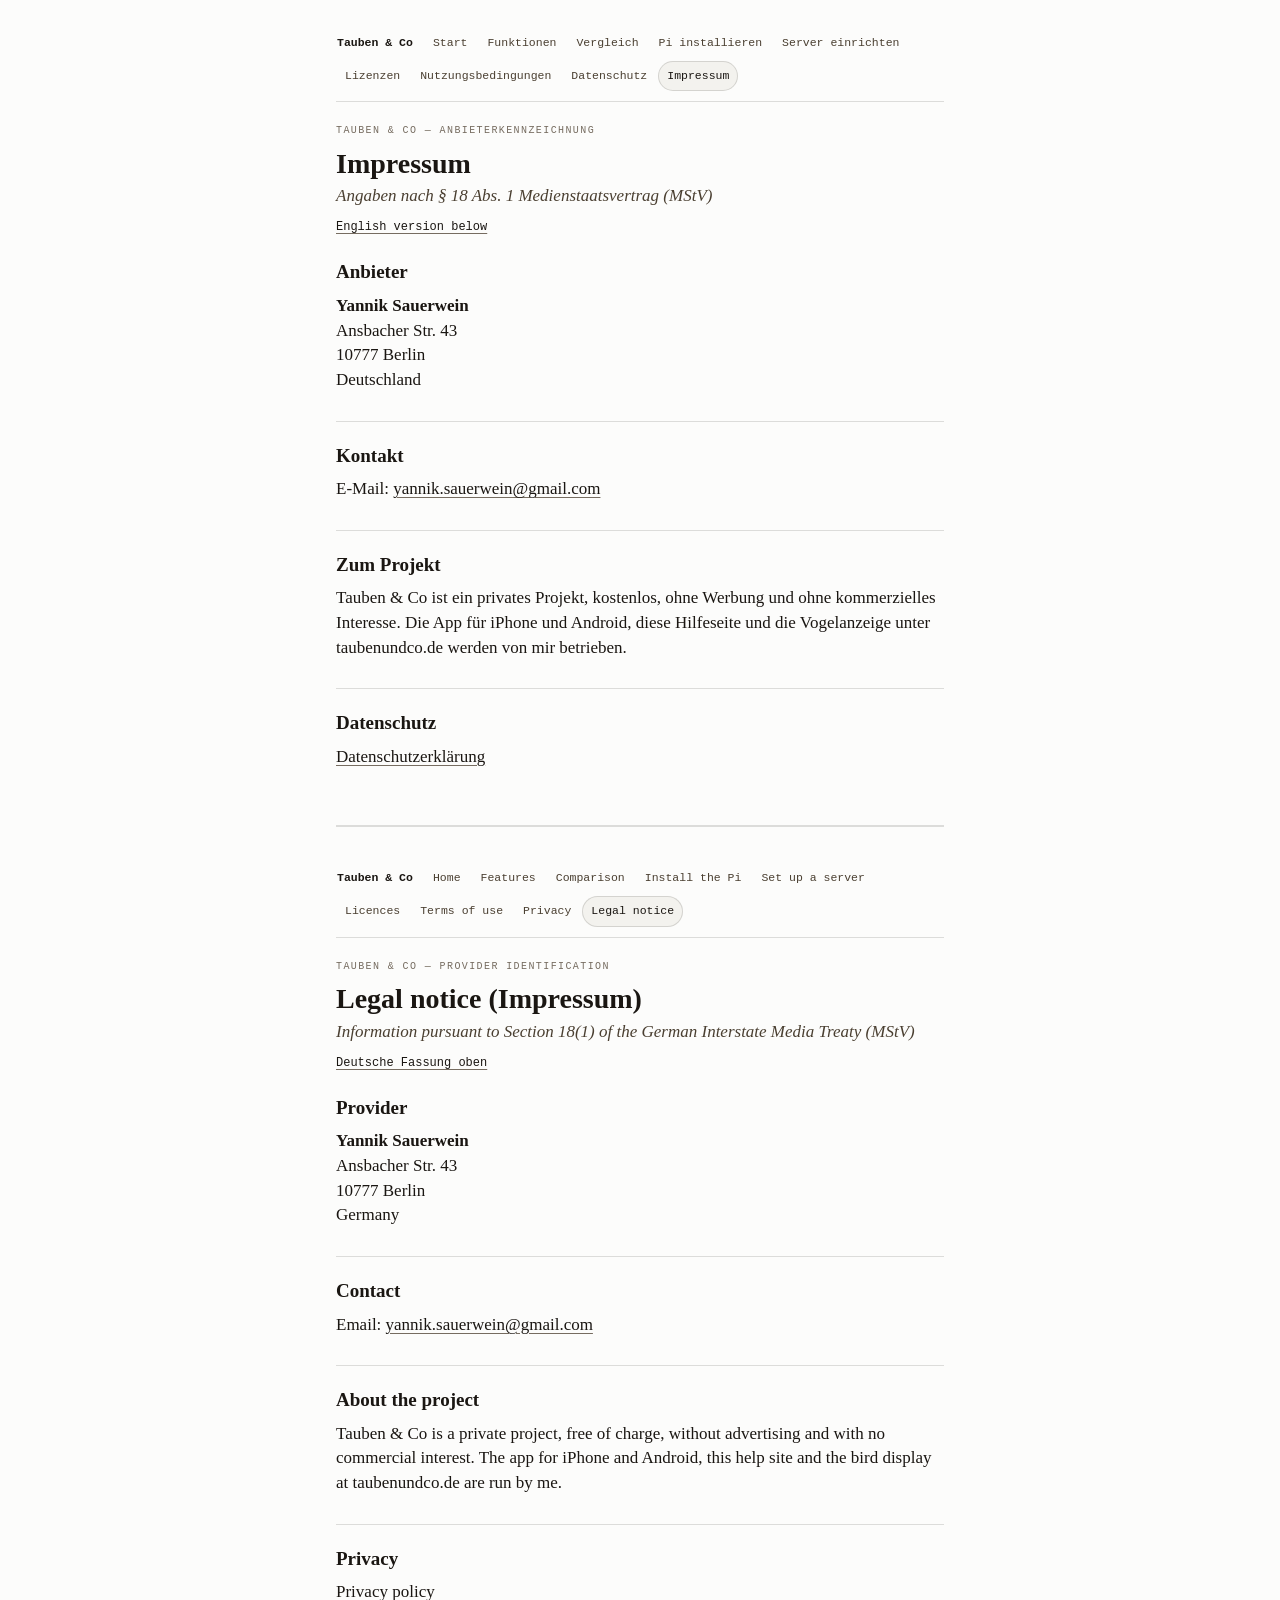
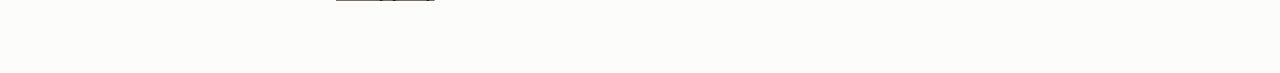
<file: impressum.html>
<!doctype html>
<html lang="de">
<head>
<meta charset="utf-8">
<meta name="viewport" content="width=device-width, initial-scale=1">
<meta name="robots" content="noindex">
<meta name="description" content="Impressum von Tauben &amp; Co nach § 18 Abs. 1 MStV.">
<title>Impressum — Tauben &amp; Co · Legal notice</title>
<link rel="stylesheet" href="stil.css">
</head>
<body>
<main>

<section id="de" lang="de">
  <nav class="nav" aria-label="Seiten"><a class="marke" href="index.html">Tauben &amp; Co</a><a href="index.html">Start</a><a href="funktionen.html">Funktionen</a><a href="vergleich.html">Vergleich</a><a href="pi-installieren.html">Pi installieren</a><a href="server-einrichten.html">Server einrichten</a><a href="lizenzen.html">Lizenzen</a><a href="nutzungsbedingungen.html">Nutzungsbedingungen</a><a href="datenschutz.html">Datenschutz</a><a href="impressum.html" aria-current="page">Impressum</a></nav>
  <p class="pre">Tauben &amp; Co — Anbieterkennzeichnung</p>
  <h1>Impressum</h1>
  <p class="stand">Angaben nach § 18 Abs. 1 Medienstaatsvertrag (MStV)</p>
  <p class="sprachhinweis"><a href="#en" hreflang="en">English version below</a></p>

  <h2 class="erste">Anbieter</h2>
  <p>
    <strong>Yannik Sauerwein</strong><br>
    Ansbacher Str. 43<br>
    10777 Berlin<br>
    Deutschland
  </p>

  <h2>Kontakt</h2>
  <p>
    E-Mail: <a href="mailto:yannik.sauerwein@gmail.com">yannik.sauerwein@gmail.com</a>
  </p>

  <h2>Zum Projekt</h2>
  <p>
    Tauben &amp; Co ist ein privates Projekt, kostenlos, ohne Werbung und ohne kommerzielles
    Interesse. Die App für iPhone und Android, diese Hilfeseite und die Vogelanzeige unter
    taubenundco.de werden von mir betrieben.
  </p>

  <h2>Datenschutz</h2>
  <p>
    <a href="datenschutz.html">Datenschutzerklärung</a>
  </p>

</section>

<section id="en" lang="en">
  <nav class="nav" aria-label="Pages"><a class="marke" href="index.html">Tauben &amp; Co</a><a href="index.html">Home</a><a href="funktionen.html">Features</a><a href="vergleich.html">Comparison</a><a href="pi-installieren.html">Install the Pi</a><a href="server-einrichten.html">Set up a server</a><a href="lizenzen.html">Licences</a><a href="nutzungsbedingungen.html">Terms of use</a><a href="datenschutz.html">Privacy</a><a href="impressum.html" aria-current="page">Legal notice</a></nav>
  <p class="pre">Tauben &amp; Co — provider identification</p>
  <h1>Legal notice (Impressum)</h1>
  <p class="stand">Information pursuant to Section 18(1) of the German Interstate Media Treaty (MStV)</p>
  <p class="sprachhinweis"><a href="#de" hreflang="de">Deutsche Fassung oben</a></p>

  <h2 class="erste">Provider</h2>
  <p>
    <strong>Yannik Sauerwein</strong><br>
    Ansbacher Str. 43<br>
    10777 Berlin<br>
    Germany
  </p>

  <h2>Contact</h2>
  <p>
    Email: <a href="mailto:yannik.sauerwein@gmail.com">yannik.sauerwein@gmail.com</a>
  </p>

  <h2>About the project</h2>
  <p>
    Tauben &amp; Co is a private project, free of charge, without advertising and with no
    commercial interest. The app for iPhone and Android, this help site and the bird display at
    taubenundco.de are run by me.
  </p>

  <h2>Privacy</h2>
  <p>
    <a href="datenschutz.html#en">Privacy policy</a>
  </p>

</section>

</main>
</body>
</html>
</file>
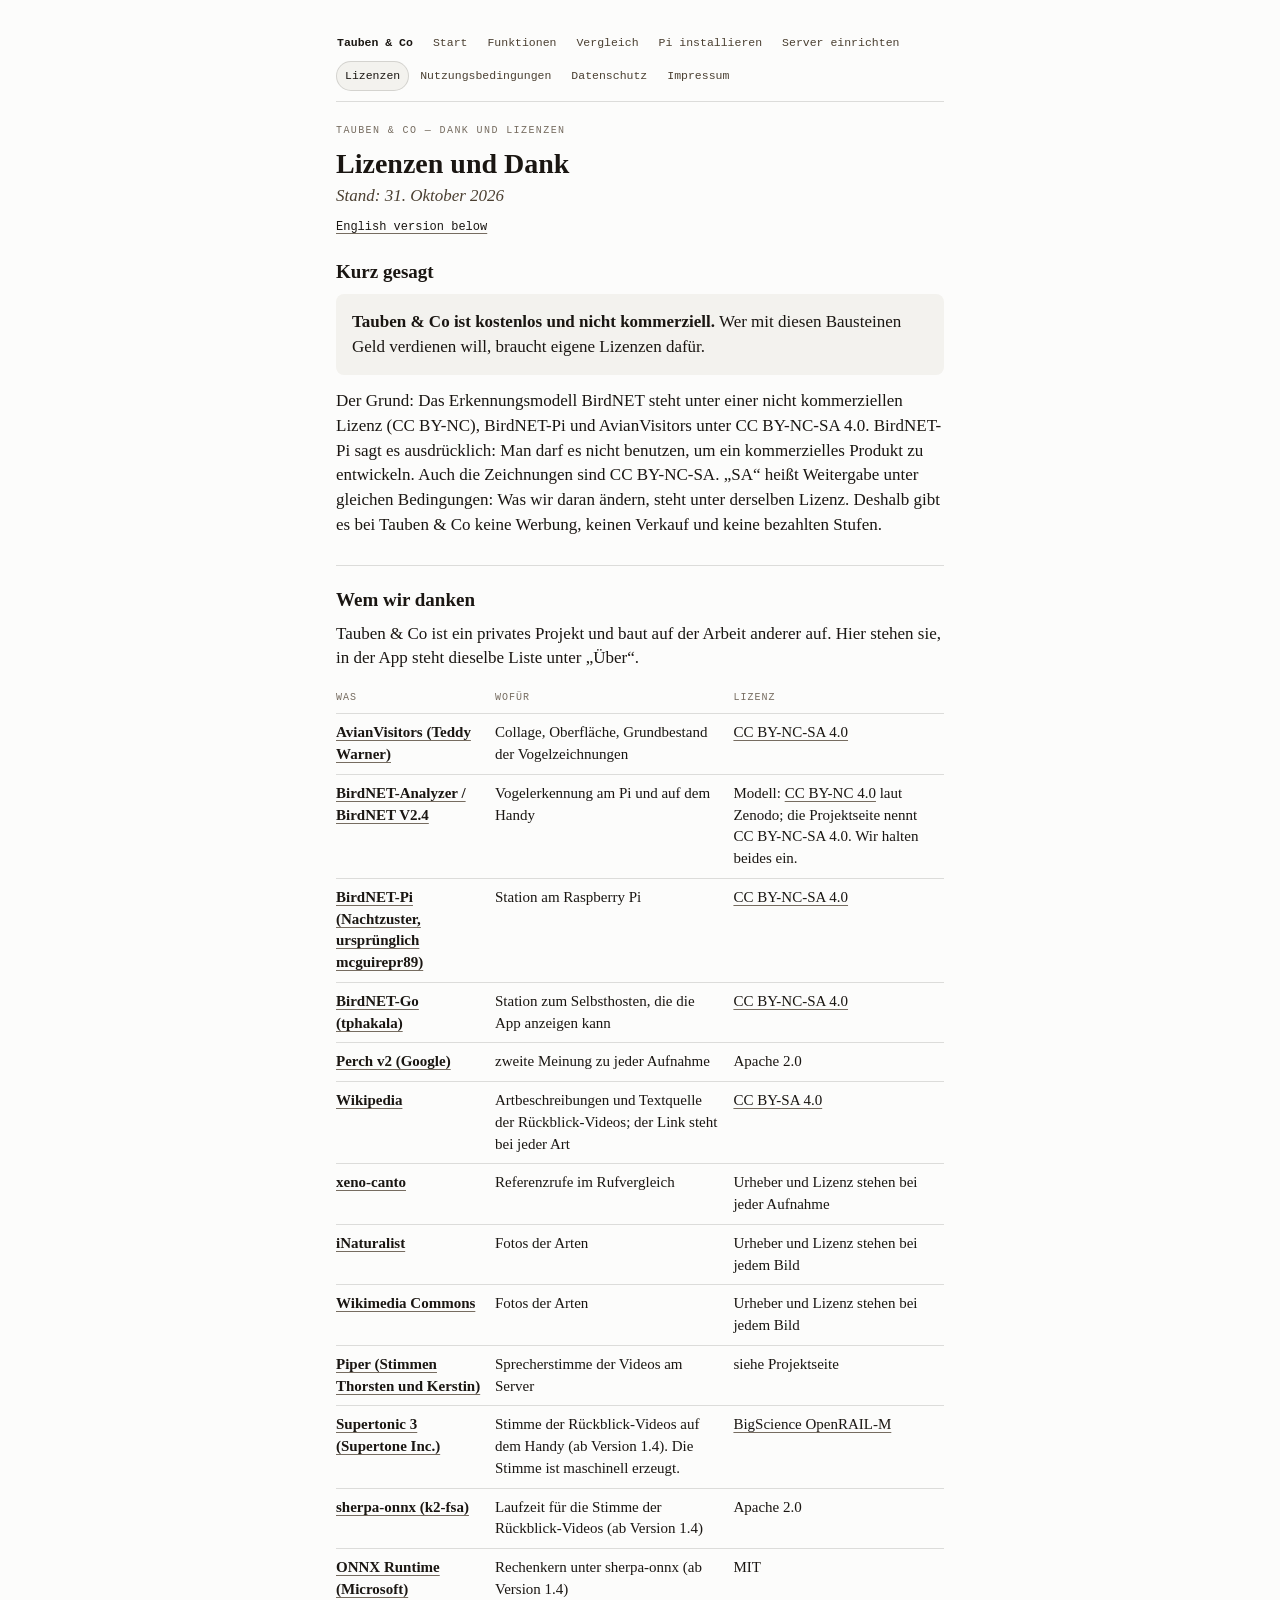
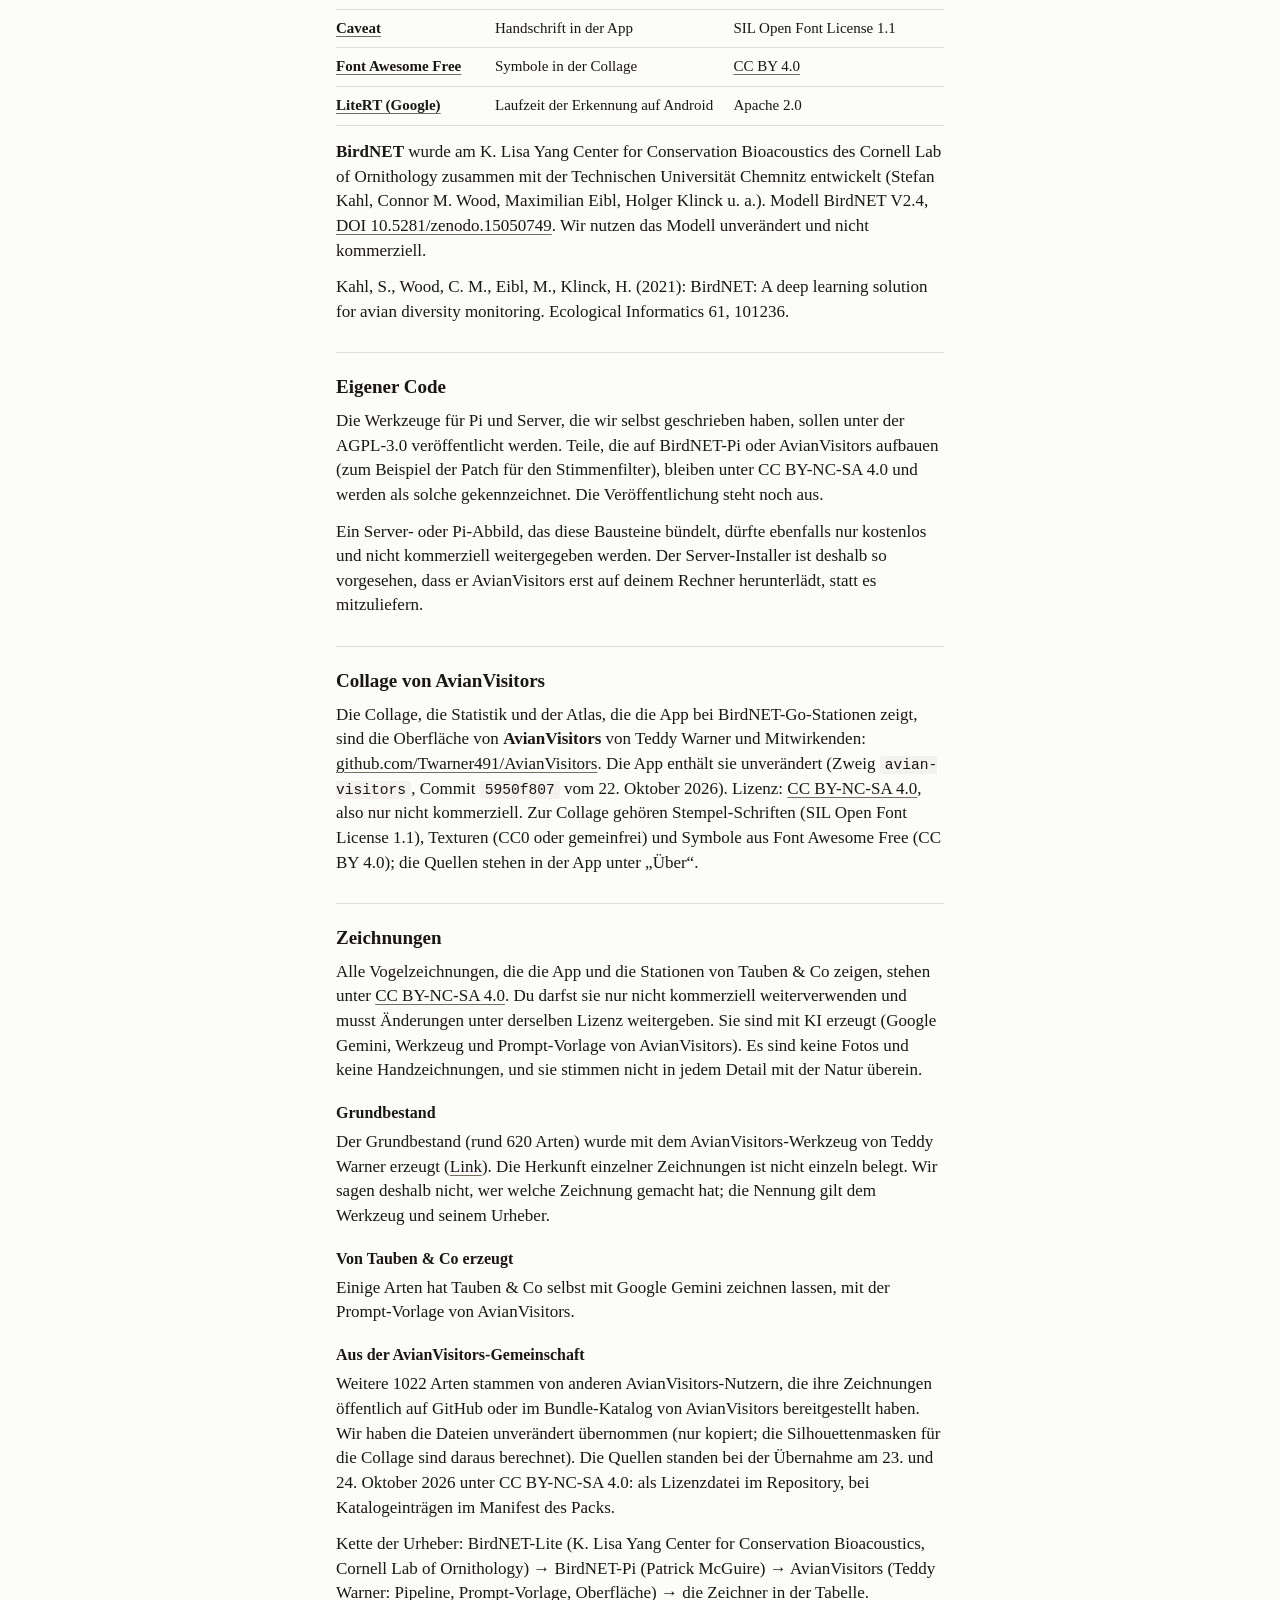
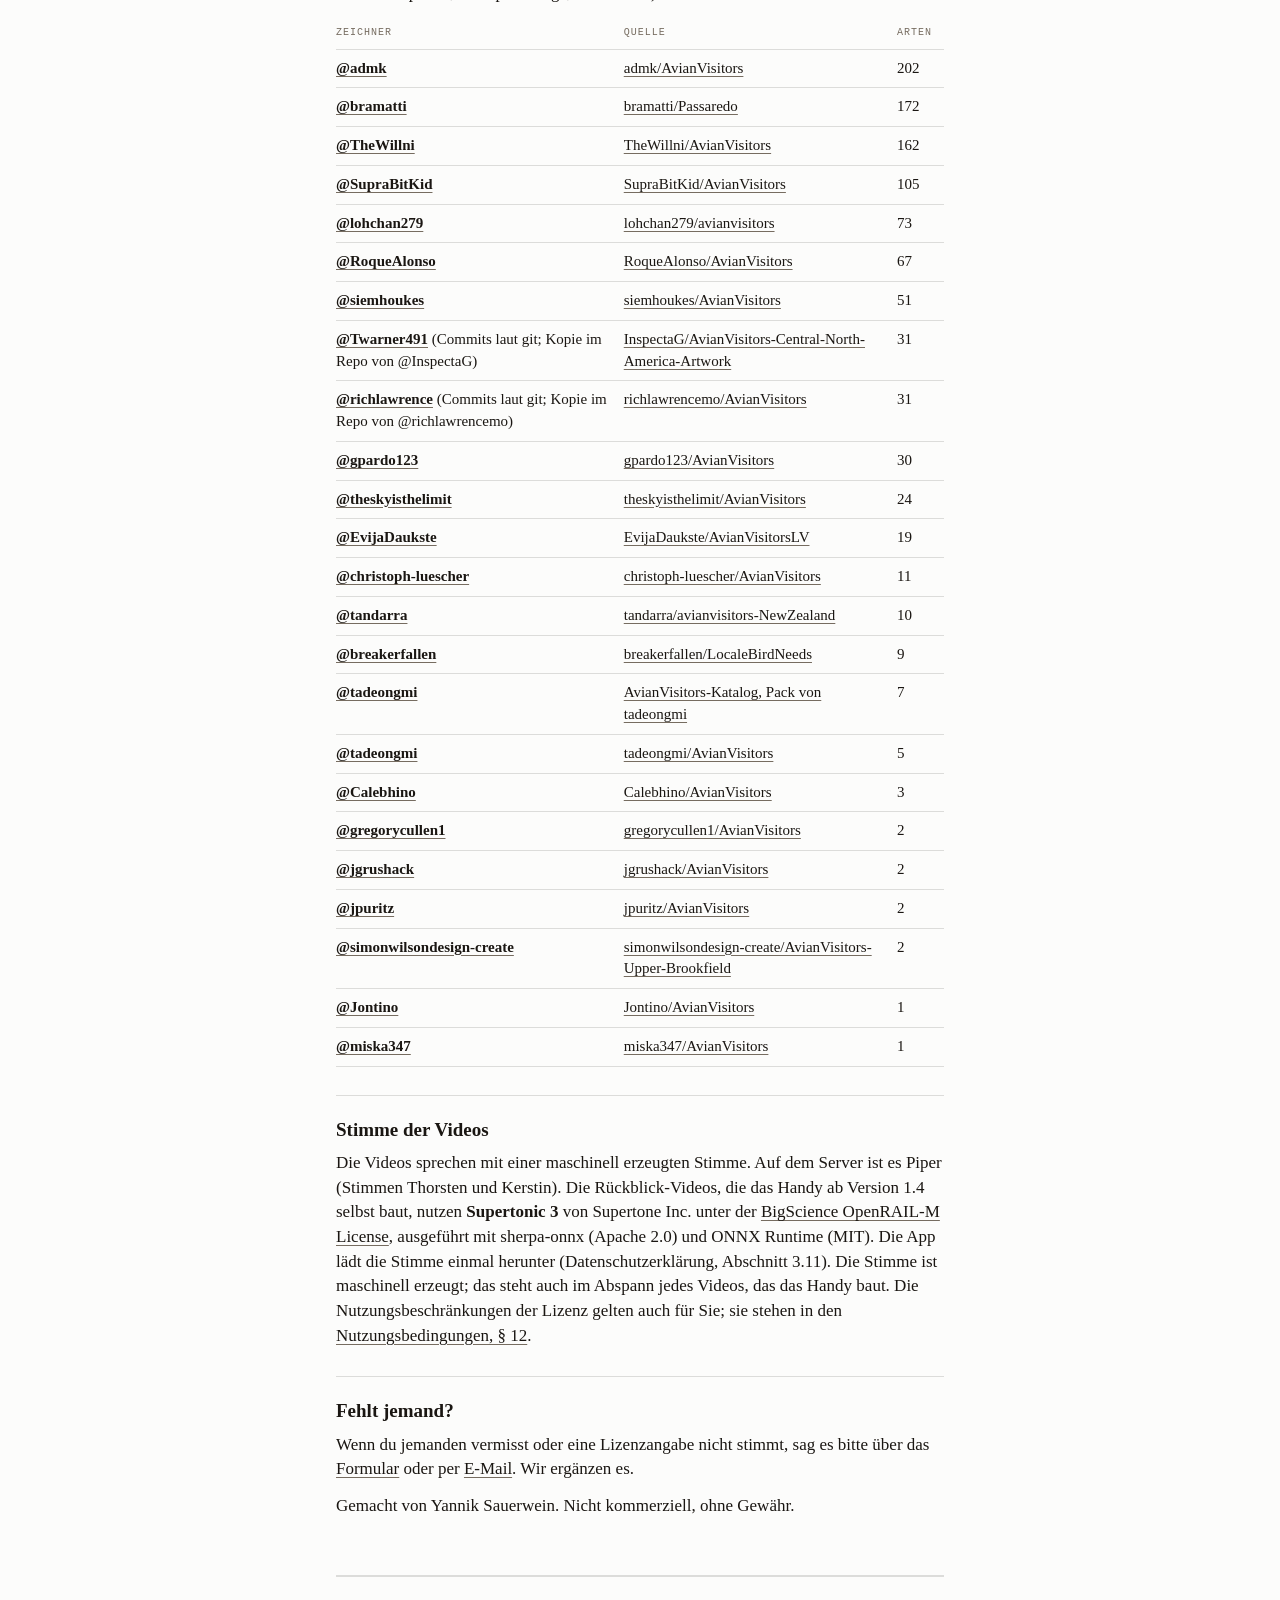
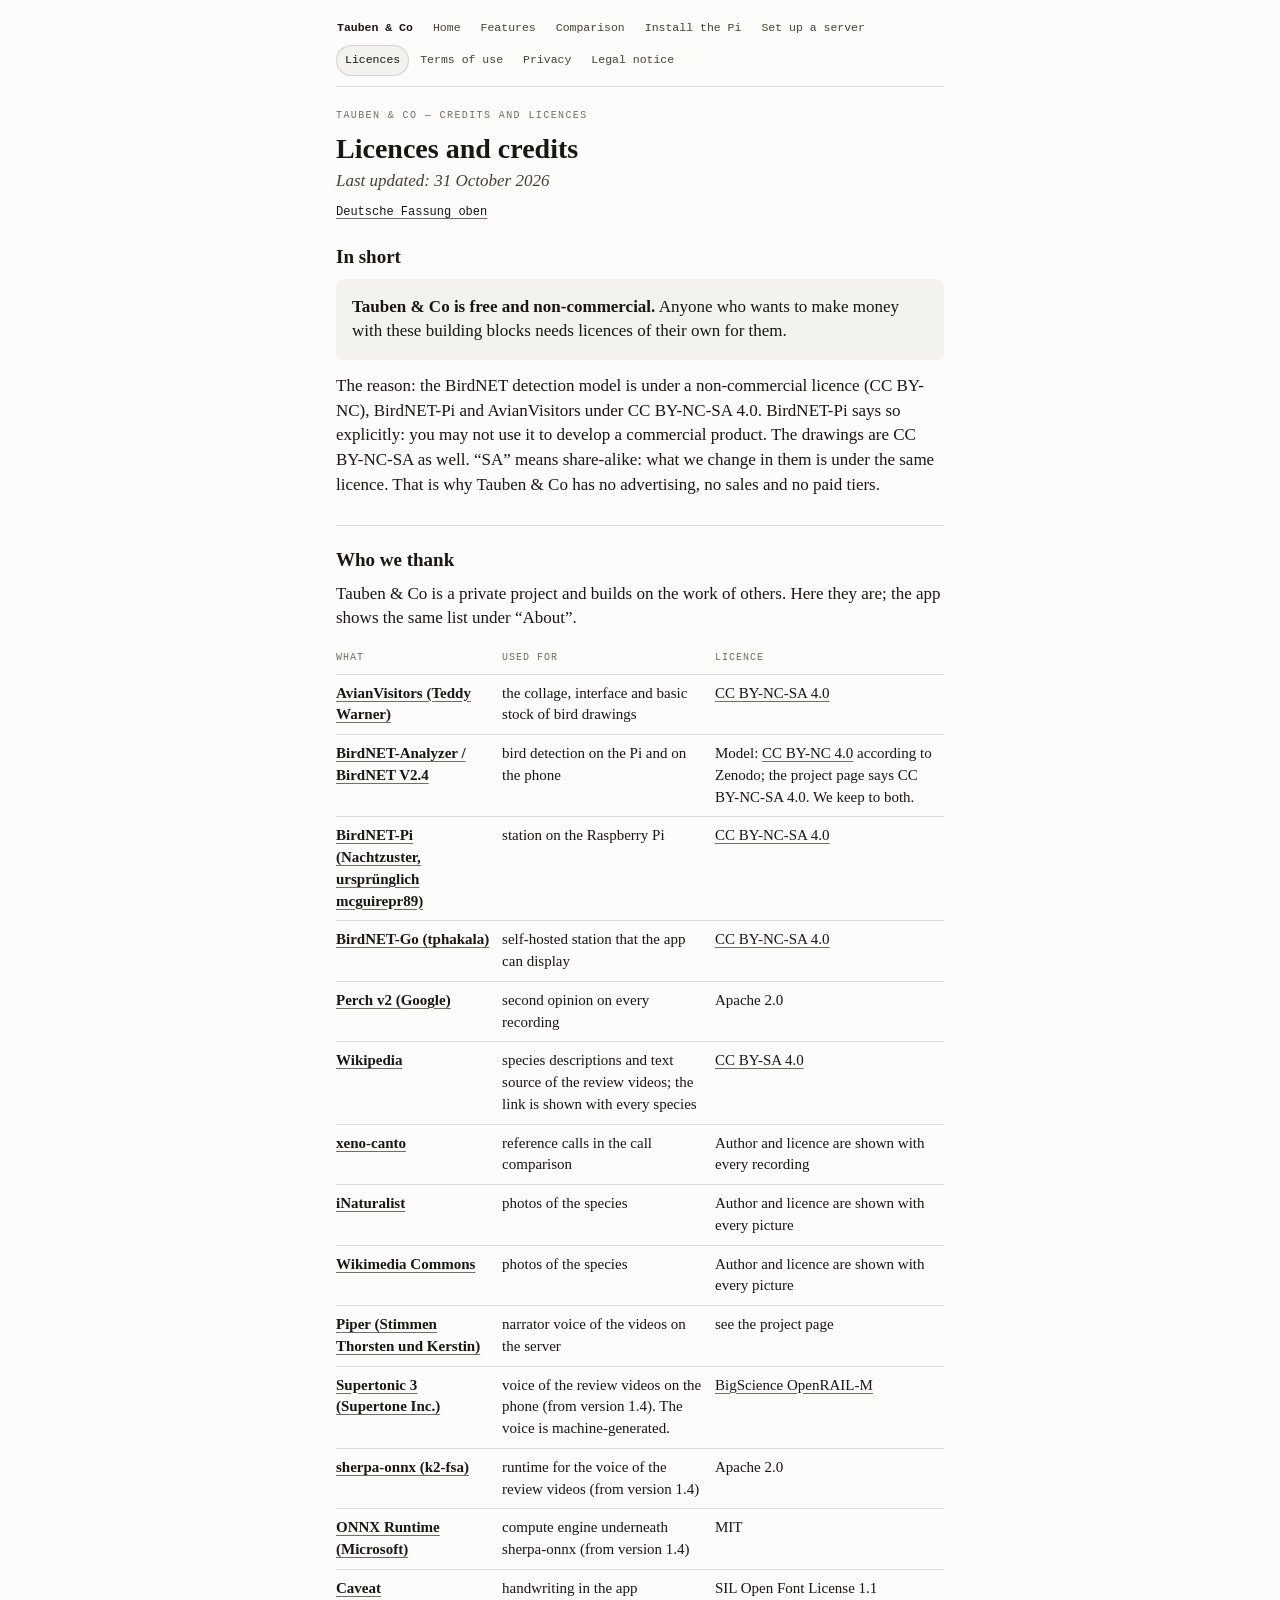
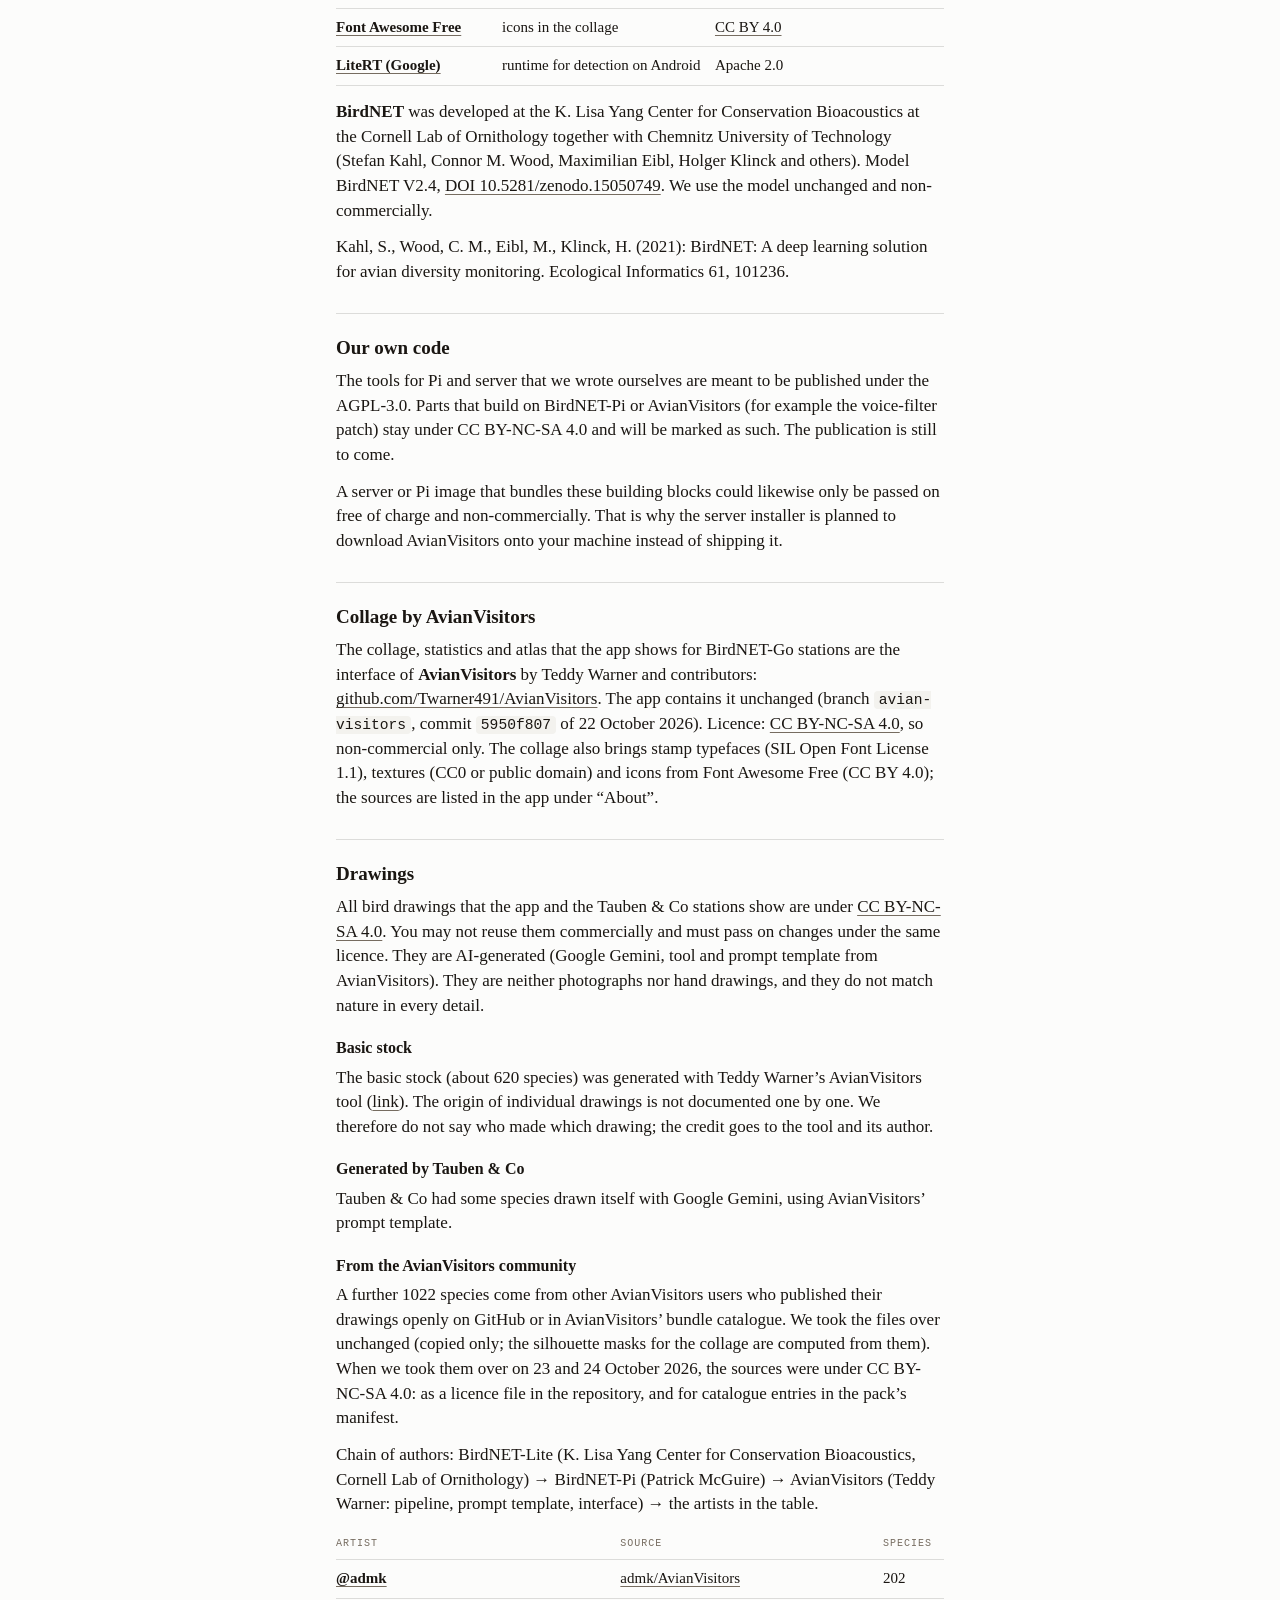
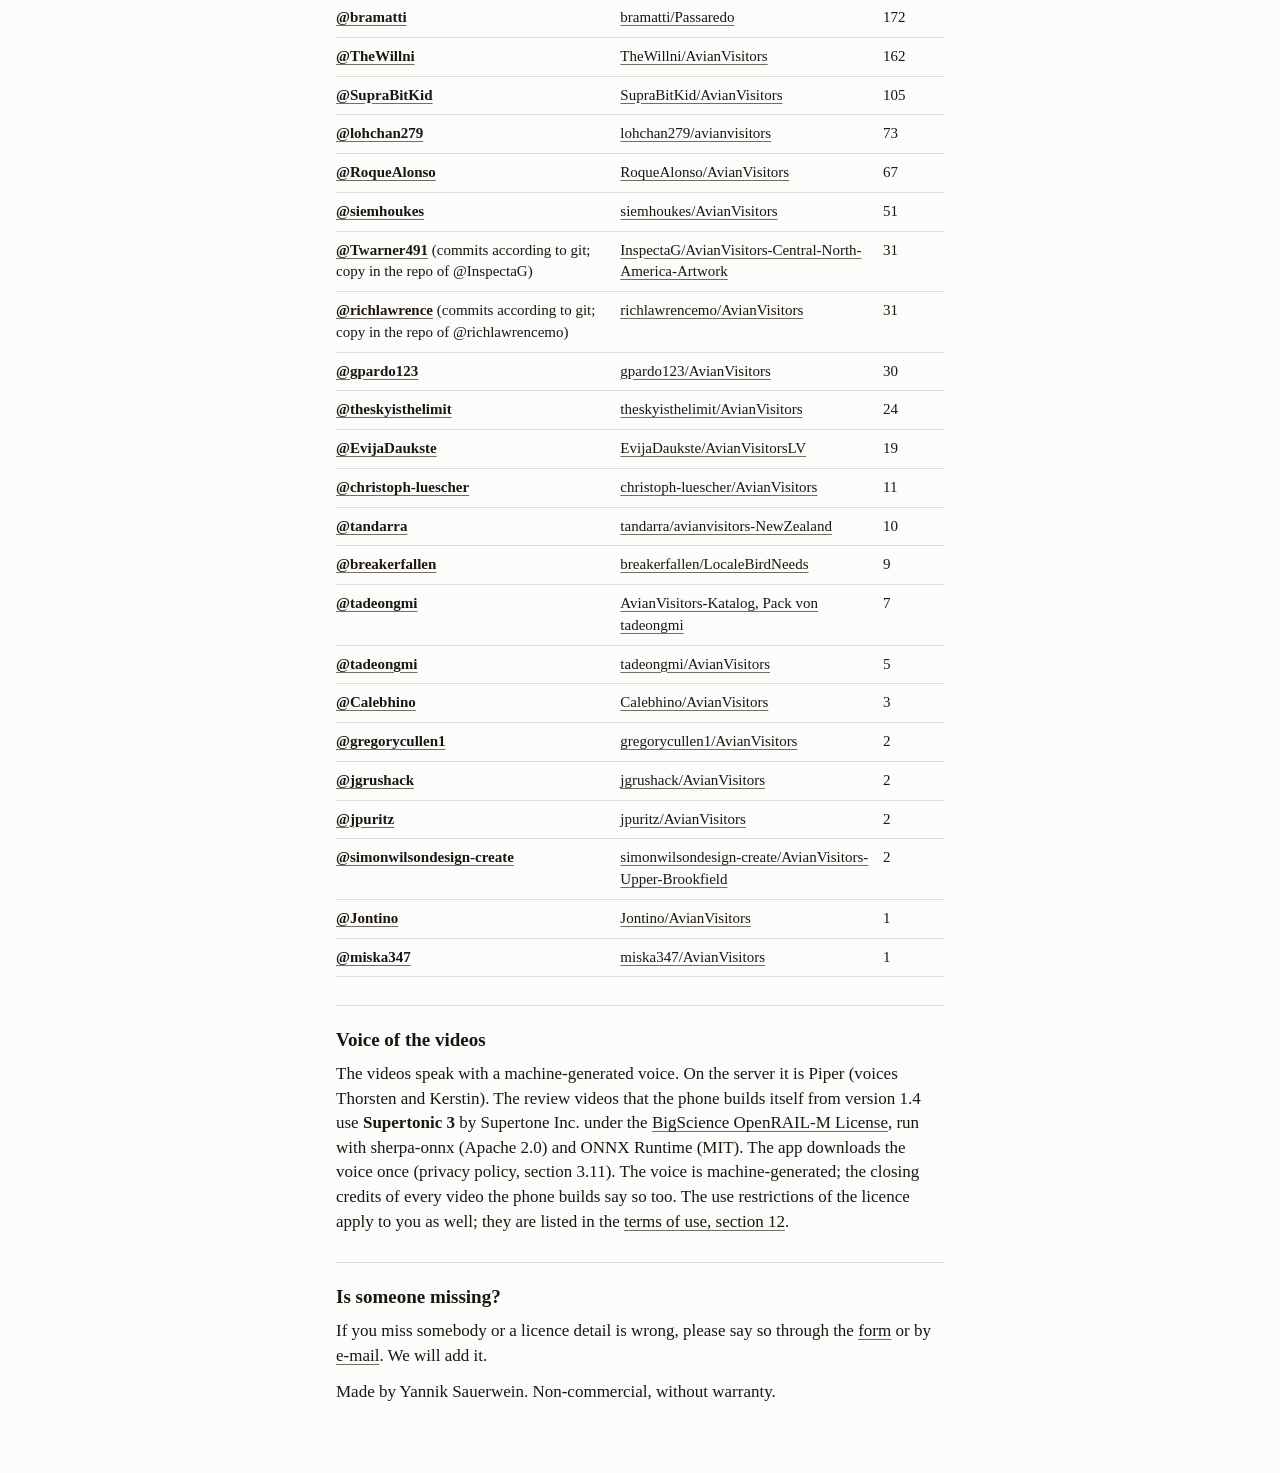
<file: lizenzen.html>
<!doctype html>
<html lang="de">
<head>
<meta charset="utf-8">
<meta name="viewport" content="width=device-width, initial-scale=1">
<meta name="robots" content="noindex">
<meta name="description" content="Nennungen und Lizenzen aller Bausteine von Tauben &amp; Co; kostenlos und nicht kommerziell.">
<title>Lizenzen — Tauben &amp; Co · Licences</title>
<link rel="stylesheet" href="stil.css">
</head>
<body>
<main>

<section id="de" lang="de">
  <nav class="nav" aria-label="Seiten"><a class="marke" href="index.html">Tauben &amp; Co</a><a href="index.html">Start</a><a href="funktionen.html">Funktionen</a><a href="vergleich.html">Vergleich</a><a href="pi-installieren.html">Pi installieren</a><a href="server-einrichten.html">Server einrichten</a><a href="lizenzen.html" aria-current="page">Lizenzen</a><a href="nutzungsbedingungen.html">Nutzungsbedingungen</a><a href="datenschutz.html">Datenschutz</a><a href="impressum.html">Impressum</a></nav>
  <p class="pre">Tauben &amp; Co — Dank und Lizenzen</p>
  <h1>Lizenzen und Dank</h1>
  <p class="stand">Stand: 31. Oktober 2026</p>
  <p class="sprachhinweis"><a href="#en" hreflang="en">English version below</a></p>

  <h2 class="erste">Kurz gesagt</h2>
  <div class="kasten">
    <p><strong>Tauben &amp; Co ist kostenlos und nicht kommerziell.</strong> Wer mit diesen
      Bausteinen Geld verdienen will, braucht eigene Lizenzen dafür.</p>
  </div>
  <p>
    Der Grund: Das Erkennungsmodell BirdNET steht unter einer nicht kommerziellen Lizenz
    (CC BY-NC), BirdNET-Pi und AvianVisitors unter CC BY-NC-SA 4.0. BirdNET-Pi sagt es ausdrücklich: Man
    darf es nicht benutzen, um ein kommerzielles Produkt zu entwickeln. Auch die Zeichnungen
    sind CC BY-NC-SA. „SA“ heißt Weitergabe unter gleichen Bedingungen: Was wir daran ändern,
    steht unter derselben Lizenz. Deshalb gibt es bei Tauben &amp; Co keine Werbung, keinen Verkauf
    und keine bezahlten Stufen.
  </p>

  <h2>Wem wir danken</h2>
  <p>
    Tauben &amp; Co ist ein privates Projekt und baut auf der Arbeit anderer auf. Hier stehen sie,
    in der App steht dieselbe Liste unter „Über“.
  </p>
  <div class="tabelle"><table class="stapel"><thead><tr><th>Was</th><th>Wofür</th><th>Lizenz</th></tr></thead><tbody>
    <tr><td><strong><a href="https://github.com/Twarner491/AvianVisitors" rel="noopener">AvianVisitors (Teddy Warner)</a></strong></td><td data-l="Wofür">Collage, Oberfläche, Grundbestand der Vogelzeichnungen</td><td data-l="Lizenz"><a href="https://creativecommons.org/licenses/by-nc-sa/4.0/" rel="noopener">CC BY-NC-SA 4.0</a></td></tr>
    <tr><td><strong><a href="https://github.com/birdnet-team/BirdNET-Analyzer" rel="noopener">BirdNET-Analyzer / BirdNET V2.4</a></strong></td><td data-l="Wofür">Vogelerkennung am Pi und auf dem Handy</td><td data-l="Lizenz">Modell: <a href="https://creativecommons.org/licenses/by-nc/4.0/" rel="noopener">CC BY-NC 4.0</a> laut Zenodo; die Projektseite nennt CC BY-NC-SA 4.0. Wir halten beides ein.</td></tr>
    <tr><td><strong><a href="https://github.com/Nachtzuster/BirdNET-Pi" rel="noopener">BirdNET-Pi (Nachtzuster, ursprünglich mcguirepr89)</a></strong></td><td data-l="Wofür">Station am Raspberry Pi</td><td data-l="Lizenz"><a href="https://creativecommons.org/licenses/by-nc-sa/4.0/" rel="noopener">CC BY-NC-SA 4.0</a></td></tr>
    <tr><td><strong><a href="https://github.com/tphakala/birdnet-go" rel="noopener">BirdNET-Go (tphakala)</a></strong></td><td data-l="Wofür">Station zum Selbsthosten, die die App anzeigen kann</td><td data-l="Lizenz"><a href="https://creativecommons.org/licenses/by-nc-sa/4.0/" rel="noopener">CC BY-NC-SA 4.0</a></td></tr>
    <tr><td><strong><a href="https://github.com/google-research/perch" rel="noopener">Perch v2 (Google)</a></strong></td><td data-l="Wofür">zweite Meinung zu jeder Aufnahme</td><td data-l="Lizenz">Apache 2.0</td></tr>
    <tr><td><strong><a href="https://www.wikipedia.org" rel="noopener">Wikipedia</a></strong></td><td data-l="Wofür">Artbeschreibungen und Textquelle der Rückblick-Videos; der Link steht bei jeder Art</td><td data-l="Lizenz"><a href="https://creativecommons.org/licenses/by-sa/4.0/" rel="noopener">CC BY-SA 4.0</a></td></tr>
    <tr><td><strong><a href="https://xeno-canto.org" rel="noopener">xeno-canto</a></strong></td><td data-l="Wofür">Referenzrufe im Rufvergleich</td><td data-l="Lizenz">Urheber und Lizenz stehen bei jeder Aufnahme</td></tr>
    <tr><td><strong><a href="https://www.inaturalist.org" rel="noopener">iNaturalist</a></strong></td><td data-l="Wofür">Fotos der Arten</td><td data-l="Lizenz">Urheber und Lizenz stehen bei jedem Bild</td></tr>
    <tr><td><strong><a href="https://commons.wikimedia.org" rel="noopener">Wikimedia Commons</a></strong></td><td data-l="Wofür">Fotos der Arten</td><td data-l="Lizenz">Urheber und Lizenz stehen bei jedem Bild</td></tr>
    <tr><td><strong><a href="https://github.com/rhasspy/piper" rel="noopener">Piper (Stimmen Thorsten und Kerstin)</a></strong></td><td data-l="Wofür">Sprecherstimme der Videos am Server</td><td data-l="Lizenz">siehe Projektseite</td></tr>
    <tr><td><strong><a href="https://huggingface.co/Supertone/supertonic-3" rel="noopener">Supertonic 3 (Supertone Inc.)</a></strong></td><td data-l="Wofür">Stimme der Rückblick-Videos auf dem Handy (ab Version 1.4). Die Stimme ist maschinell erzeugt.</td><td data-l="Lizenz"><a href="https://huggingface.co/Supertone/supertonic-3/blob/main/LICENSE" rel="noopener">BigScience OpenRAIL-M</a></td></tr>
    <tr><td><strong><a href="https://github.com/k2-fsa/sherpa-onnx" rel="noopener">sherpa-onnx (k2-fsa)</a></strong></td><td data-l="Wofür">Laufzeit für die Stimme der Rückblick-Videos (ab Version 1.4)</td><td data-l="Lizenz">Apache 2.0</td></tr>
    <tr><td><strong><a href="https://github.com/microsoft/onnxruntime" rel="noopener">ONNX Runtime (Microsoft)</a></strong></td><td data-l="Wofür">Rechenkern unter sherpa-onnx (ab Version 1.4)</td><td data-l="Lizenz">MIT</td></tr>
    <tr><td><strong><a href="https://github.com/googlefonts/caveat" rel="noopener">Caveat</a></strong></td><td data-l="Wofür">Handschrift in der App</td><td data-l="Lizenz">SIL Open Font License 1.1</td></tr>
    <tr><td><strong><a href="https://fontawesome.com" rel="noopener">Font Awesome Free</a></strong></td><td data-l="Wofür">Symbole in der Collage</td><td data-l="Lizenz"><a href="https://creativecommons.org/licenses/by/4.0/" rel="noopener">CC BY 4.0</a></td></tr>
    <tr><td><strong><a href="https://ai.google.dev/edge/litert" rel="noopener">LiteRT (Google)</a></strong></td><td data-l="Wofür">Laufzeit der Erkennung auf Android</td><td data-l="Lizenz">Apache 2.0</td></tr>
  </tbody></table></div>
  <p>
    <strong>BirdNET</strong> wurde am K. Lisa Yang Center for Conservation Bioacoustics des Cornell
    Lab of Ornithology zusammen mit der Technischen Universität Chemnitz entwickelt (Stefan Kahl,
    Connor M. Wood, Maximilian Eibl, Holger Klinck u. a.). Modell BirdNET V2.4,
    <a href="https://doi.org/10.5281/zenodo.15050749" rel="noopener">DOI 10.5281/zenodo.15050749</a>. Wir nutzen das Modell
    unverändert und nicht kommerziell.
  </p>
  <p>
    Kahl, S., Wood, C. M., Eibl, M., Klinck, H. (2021): BirdNET: A deep learning solution for
    avian diversity monitoring. Ecological Informatics 61, 101236.
  </p>

  <h2>Eigener Code</h2>
  <p>
    Die Werkzeuge für Pi und Server, die wir selbst geschrieben haben, sollen unter der
    AGPL-3.0 veröffentlicht werden. Teile, die auf BirdNET-Pi oder AvianVisitors aufbauen
    (zum Beispiel der Patch für den Stimmenfilter), bleiben unter CC BY-NC-SA 4.0 und werden
    als solche gekennzeichnet. Die Veröffentlichung steht noch aus.
  </p>
  <p>
    Ein Server- oder Pi-Abbild, das diese Bausteine bündelt, dürfte ebenfalls nur kostenlos
    und nicht kommerziell weitergegeben werden. Der Server-Installer ist deshalb so vorgesehen, dass er AvianVisitors
    erst auf deinem Rechner herunterlädt, statt es mitzuliefern.
  </p>

  <h2 id="avian-collage">Collage von AvianVisitors</h2>
  <p>
    Die Collage, die Statistik und der Atlas, die die App bei BirdNET-Go-Stationen zeigt, sind die
    Oberfläche von <strong>AvianVisitors</strong> von Teddy Warner und Mitwirkenden:
    <a href="https://github.com/Twarner491/AvianVisitors" rel="noopener">github.com/Twarner491/AvianVisitors</a>. Die App enthält sie unverändert
    (Zweig <code>avian-visitors</code>, Commit <code>5950f807</code> vom 22. Oktober 2026). Lizenz:
    <a href="https://creativecommons.org/licenses/by-nc-sa/4.0/" rel="noopener">CC BY-NC-SA 4.0</a>, also nur nicht kommerziell. Zur Collage gehören
    Stempel-Schriften (SIL Open Font License 1.1), Texturen (CC0 oder gemeinfrei) und Symbole aus Font
    Awesome Free (CC BY 4.0); die Quellen stehen in der App unter „Über“.
  </p>

  <h2 id="zeichnungen">Zeichnungen</h2>
  <p>
    Alle Vogelzeichnungen, die die App und die Stationen von Tauben &amp; Co zeigen, stehen unter
    <a href="https://creativecommons.org/licenses/by-nc-sa/4.0/" rel="noopener">CC BY-NC-SA 4.0</a>. Du darfst sie nur nicht kommerziell weiterverwenden
    und musst Änderungen unter derselben Lizenz weitergeben. Sie sind mit KI erzeugt (Google Gemini,
    Werkzeug und Prompt-Vorlage von AvianVisitors). Es sind keine Fotos und keine Handzeichnungen,
    und sie stimmen nicht in jedem Detail mit der Natur überein.
  </p>

  <h3>Grundbestand</h3>
  <p>
    Der Grundbestand (rund 620 Arten) wurde mit dem AvianVisitors-Werkzeug von Teddy Warner erzeugt
    (<a href="https://github.com/Twarner491/AvianVisitors" rel="noopener">Link</a>). Die Herkunft einzelner Zeichnungen ist nicht einzeln belegt. Wir
    sagen deshalb nicht, wer welche Zeichnung gemacht hat; die Nennung gilt dem Werkzeug und seinem
    Urheber.
  </p>

  <h3>Von Tauben &amp; Co erzeugt</h3>
  <p>
    Einige Arten hat Tauben &amp; Co selbst mit Google Gemini zeichnen lassen, mit der Prompt-Vorlage
    von AvianVisitors.
  </p>

  <h3>Aus der AvianVisitors-Gemeinschaft</h3>
  <p>
    Weitere 1022 Arten stammen von anderen AvianVisitors-Nutzern, die ihre Zeichnungen öffentlich auf
    GitHub oder im Bundle-Katalog von AvianVisitors bereitgestellt haben. Wir haben die Dateien
    unverändert übernommen (nur kopiert; die Silhouettenmasken für die Collage sind daraus berechnet).
    Die Quellen standen bei der Übernahme am 23. und 24. Oktober 2026 unter CC BY-NC-SA 4.0:
    als Lizenzdatei im Repository, bei Katalogeinträgen im Manifest des Packs.
  </p>
  <p>
    Kette der Urheber: BirdNET-Lite (K. Lisa Yang Center for Conservation Bioacoustics, Cornell Lab of
    Ornithology) → BirdNET-Pi (Patrick McGuire) → AvianVisitors (Teddy Warner: Pipeline, Prompt-Vorlage,
    Oberfläche) → die Zeichner in der Tabelle.
  </p>
  <div class="tabelle"><table class="stapel"><thead><tr><th>Zeichner</th><th>Quelle</th><th>Arten</th></tr></thead><tbody>
    <tr><td><strong><a href="https://github.com/admk" rel="noopener">@admk</a></strong></td><td data-l="Quelle"><a href="https://github.com/admk/AvianVisitors" rel="noopener">admk/AvianVisitors</a></td><td data-l="Arten">202</td></tr>
    <tr><td><strong><a href="https://github.com/bramatti" rel="noopener">@bramatti</a></strong></td><td data-l="Quelle"><a href="https://github.com/bramatti/Passaredo" rel="noopener">bramatti/Passaredo</a></td><td data-l="Arten">172</td></tr>
    <tr><td><strong><a href="https://github.com/TheWillni" rel="noopener">@TheWillni</a></strong></td><td data-l="Quelle"><a href="https://github.com/TheWillni/AvianVisitors" rel="noopener">TheWillni/AvianVisitors</a></td><td data-l="Arten">162</td></tr>
    <tr><td><strong><a href="https://github.com/SupraBitKid" rel="noopener">@SupraBitKid</a></strong></td><td data-l="Quelle"><a href="https://github.com/SupraBitKid/AvianVisitors" rel="noopener">SupraBitKid/AvianVisitors</a></td><td data-l="Arten">105</td></tr>
    <tr><td><strong><a href="https://github.com/lohchan279" rel="noopener">@lohchan279</a></strong></td><td data-l="Quelle"><a href="https://github.com/lohchan279/avianvisitors" rel="noopener">lohchan279/avianvisitors</a></td><td data-l="Arten">73</td></tr>
    <tr><td><strong><a href="https://github.com/RoqueAlonso" rel="noopener">@RoqueAlonso</a></strong></td><td data-l="Quelle"><a href="https://github.com/RoqueAlonso/AvianVisitors" rel="noopener">RoqueAlonso/AvianVisitors</a></td><td data-l="Arten">67</td></tr>
    <tr><td><strong><a href="https://github.com/siemhoukes" rel="noopener">@siemhoukes</a></strong></td><td data-l="Quelle"><a href="https://github.com/siemhoukes/AvianVisitors" rel="noopener">siemhoukes/AvianVisitors</a></td><td data-l="Arten">51</td></tr>
    <tr><td><strong><a href="https://github.com/Twarner491" rel="noopener">@Twarner491</a></strong> (Commits laut git; Kopie im Repo von @InspectaG)</td><td data-l="Quelle"><a href="https://github.com/InspectaG/AvianVisitors-Central-North-America-Artwork" rel="noopener">InspectaG/AvianVisitors-Central-North-America-Artwork</a></td><td data-l="Arten">31</td></tr>
    <tr><td><strong><a href="https://github.com/richlawrence" rel="noopener">@richlawrence</a></strong> (Commits laut git; Kopie im Repo von @richlawrencemo)</td><td data-l="Quelle"><a href="https://github.com/richlawrencemo/AvianVisitors" rel="noopener">richlawrencemo/AvianVisitors</a></td><td data-l="Arten">31</td></tr>
    <tr><td><strong><a href="https://github.com/gpardo123" rel="noopener">@gpardo123</a></strong></td><td data-l="Quelle"><a href="https://github.com/gpardo123/AvianVisitors" rel="noopener">gpardo123/AvianVisitors</a></td><td data-l="Arten">30</td></tr>
    <tr><td><strong><a href="https://github.com/theskyisthelimit" rel="noopener">@theskyisthelimit</a></strong></td><td data-l="Quelle"><a href="https://github.com/theskyisthelimit/AvianVisitors" rel="noopener">theskyisthelimit/AvianVisitors</a></td><td data-l="Arten">24</td></tr>
    <tr><td><strong><a href="https://github.com/EvijaDaukste" rel="noopener">@EvijaDaukste</a></strong></td><td data-l="Quelle"><a href="https://github.com/EvijaDaukste/AvianVisitorsLV" rel="noopener">EvijaDaukste/AvianVisitorsLV</a></td><td data-l="Arten">19</td></tr>
    <tr><td><strong><a href="https://github.com/christoph-luescher" rel="noopener">@christoph-luescher</a></strong></td><td data-l="Quelle"><a href="https://github.com/christoph-luescher/AvianVisitors" rel="noopener">christoph-luescher/AvianVisitors</a></td><td data-l="Arten">11</td></tr>
    <tr><td><strong><a href="https://github.com/tandarra" rel="noopener">@tandarra</a></strong></td><td data-l="Quelle"><a href="https://github.com/tandarra/avianvisitors-NewZealand" rel="noopener">tandarra/avianvisitors-NewZealand</a></td><td data-l="Arten">10</td></tr>
    <tr><td><strong><a href="https://github.com/breakerfallen" rel="noopener">@breakerfallen</a></strong></td><td data-l="Quelle"><a href="https://github.com/breakerfallen/LocaleBirdNeeds" rel="noopener">breakerfallen/LocaleBirdNeeds</a></td><td data-l="Arten">9</td></tr>
    <tr><td><strong><a href="https://github.com/tadeongmi" rel="noopener">@tadeongmi</a></strong></td><td data-l="Quelle"><a href="https://avianvisitors.com/api/bundles/manifests/5277d65d0eaafc8ab80a9f6697075680a4331687a260dd0df19658bfbc457d83.json" rel="noopener">AvianVisitors-Katalog, Pack von tadeongmi</a></td><td data-l="Arten">7</td></tr>
    <tr><td><strong><a href="https://github.com/tadeongmi" rel="noopener">@tadeongmi</a></strong></td><td data-l="Quelle"><a href="https://github.com/tadeongmi/AvianVisitors" rel="noopener">tadeongmi/AvianVisitors</a></td><td data-l="Arten">5</td></tr>
    <tr><td><strong><a href="https://github.com/Calebhino" rel="noopener">@Calebhino</a></strong></td><td data-l="Quelle"><a href="https://github.com/Calebhino/AvianVisitors" rel="noopener">Calebhino/AvianVisitors</a></td><td data-l="Arten">3</td></tr>
    <tr><td><strong><a href="https://github.com/gregorycullen1" rel="noopener">@gregorycullen1</a></strong></td><td data-l="Quelle"><a href="https://github.com/gregorycullen1/AvianVisitors" rel="noopener">gregorycullen1/AvianVisitors</a></td><td data-l="Arten">2</td></tr>
    <tr><td><strong><a href="https://github.com/jgrushack" rel="noopener">@jgrushack</a></strong></td><td data-l="Quelle"><a href="https://github.com/jgrushack/AvianVisitors" rel="noopener">jgrushack/AvianVisitors</a></td><td data-l="Arten">2</td></tr>
    <tr><td><strong><a href="https://github.com/jpuritz" rel="noopener">@jpuritz</a></strong></td><td data-l="Quelle"><a href="https://github.com/jpuritz/AvianVisitors" rel="noopener">jpuritz/AvianVisitors</a></td><td data-l="Arten">2</td></tr>
    <tr><td><strong><a href="https://github.com/simonwilsondesign-create" rel="noopener">@simonwilsondesign-create</a></strong></td><td data-l="Quelle"><a href="https://github.com/simonwilsondesign-create/AvianVisitors-Upper-Brookfield" rel="noopener">simonwilsondesign-create/AvianVisitors-Upper-Brookfield</a></td><td data-l="Arten">2</td></tr>
    <tr><td><strong><a href="https://github.com/Jontino" rel="noopener">@Jontino</a></strong></td><td data-l="Quelle"><a href="https://github.com/Jontino/AvianVisitors" rel="noopener">Jontino/AvianVisitors</a></td><td data-l="Arten">1</td></tr>
    <tr><td><strong><a href="https://github.com/miska347" rel="noopener">@miska347</a></strong></td><td data-l="Quelle"><a href="https://github.com/miska347/AvianVisitors" rel="noopener">miska347/AvianVisitors</a></td><td data-l="Arten">1</td></tr>
  </tbody></table></div>

  <h2 id="stimme">Stimme der Videos</h2>
  <p>
    Die Videos sprechen mit einer maschinell erzeugten Stimme. Auf dem Server ist es Piper (Stimmen
    Thorsten und Kerstin). Die Rückblick-Videos, die das Handy ab Version 1.4 selbst baut, nutzen
    <strong>Supertonic 3</strong> von Supertone Inc. unter der
    <a href="https://huggingface.co/Supertone/supertonic-3/blob/main/LICENSE" rel="noopener">BigScience OpenRAIL-M License</a>,
    ausgeführt mit sherpa-onnx (Apache 2.0) und ONNX Runtime (MIT). Die App lädt die Stimme einmal
    herunter (Datenschutzerklärung, Abschnitt 3.11). Die Stimme ist maschinell erzeugt; das steht
    auch im Abspann jedes Videos, das das Handy baut. Die Nutzungsbeschränkungen der Lizenz gelten
    auch für Sie; sie stehen in den <a href="nutzungsbedingungen.html#de-p12">Nutzungsbedingungen, § 12</a>.
  </p>

  <h2>Fehlt jemand?</h2>
  <p>
    Wenn du jemanden vermisst oder eine Lizenzangabe nicht stimmt, sag es bitte über das
    <a href="https://github.com/Yannick158/taubenundco-support/issues/new/choose">Formular</a>
    oder per <a href="mailto:yannik.sauerwein@gmail.com">E-Mail</a>. Wir ergänzen es.
  </p>
  <p>Gemacht von Yannik Sauerwein. Nicht kommerziell, ohne Gewähr.</p>

</section>

<section id="en" lang="en">
  <nav class="nav" aria-label="Pages"><a class="marke" href="index.html">Tauben &amp; Co</a><a href="index.html">Home</a><a href="funktionen.html">Features</a><a href="vergleich.html">Comparison</a><a href="pi-installieren.html">Install the Pi</a><a href="server-einrichten.html">Set up a server</a><a href="lizenzen.html" aria-current="page">Licences</a><a href="nutzungsbedingungen.html">Terms of use</a><a href="datenschutz.html">Privacy</a><a href="impressum.html">Legal notice</a></nav>
  <p class="pre">Tauben &amp; Co — credits and licences</p>
  <h1>Licences and credits</h1>
  <p class="stand">Last updated: 31 October 2026</p>
  <p class="sprachhinweis"><a href="#de" hreflang="de">Deutsche Fassung oben</a></p>

  <h2 class="erste">In short</h2>
  <div class="kasten">
    <p><strong>Tauben &amp; Co is free and non-commercial.</strong> Anyone who wants to make money
      with these building blocks needs licences of their own for them.</p>
  </div>
  <p>
    The reason: the BirdNET detection model is under a non-commercial licence (CC BY-NC),
    BirdNET-Pi and AvianVisitors under CC BY-NC-SA 4.0. BirdNET-Pi says so explicitly: you may
    not use it to develop a commercial product. The drawings are CC BY-NC-SA as well. “SA”
    means share-alike: what we change in them is under the same licence. That is why Tauben &amp; Co
    has no advertising, no sales and no paid tiers.
  </p>

  <h2>Who we thank</h2>
  <p>
    Tauben &amp; Co is a private project and builds on the work of others. Here they are; the app
    shows the same list under “About”.
  </p>
  <div class="tabelle"><table class="stapel"><thead><tr><th>What</th><th>Used for</th><th>Licence</th></tr></thead><tbody>
    <tr><td><strong><a href="https://github.com/Twarner491/AvianVisitors" rel="noopener">AvianVisitors (Teddy Warner)</a></strong></td><td data-l="Used for">the collage, interface and basic stock of bird drawings</td><td data-l="Licence"><a href="https://creativecommons.org/licenses/by-nc-sa/4.0/" rel="noopener">CC BY-NC-SA 4.0</a></td></tr>
    <tr><td><strong><a href="https://github.com/birdnet-team/BirdNET-Analyzer" rel="noopener">BirdNET-Analyzer / BirdNET V2.4</a></strong></td><td data-l="Used for">bird detection on the Pi and on the phone</td><td data-l="Licence">Model: <a href="https://creativecommons.org/licenses/by-nc/4.0/" rel="noopener">CC BY-NC 4.0</a> according to Zenodo; the project page says CC BY-NC-SA 4.0. We keep to both.</td></tr>
    <tr><td><strong><a href="https://github.com/Nachtzuster/BirdNET-Pi" rel="noopener">BirdNET-Pi (Nachtzuster, ursprünglich mcguirepr89)</a></strong></td><td data-l="Used for">station on the Raspberry Pi</td><td data-l="Licence"><a href="https://creativecommons.org/licenses/by-nc-sa/4.0/" rel="noopener">CC BY-NC-SA 4.0</a></td></tr>
    <tr><td><strong><a href="https://github.com/tphakala/birdnet-go" rel="noopener">BirdNET-Go (tphakala)</a></strong></td><td data-l="Used for">self-hosted station that the app can display</td><td data-l="Licence"><a href="https://creativecommons.org/licenses/by-nc-sa/4.0/" rel="noopener">CC BY-NC-SA 4.0</a></td></tr>
    <tr><td><strong><a href="https://github.com/google-research/perch" rel="noopener">Perch v2 (Google)</a></strong></td><td data-l="Used for">second opinion on every recording</td><td data-l="Licence">Apache 2.0</td></tr>
    <tr><td><strong><a href="https://www.wikipedia.org" rel="noopener">Wikipedia</a></strong></td><td data-l="Used for">species descriptions and text source of the review videos; the link is shown with every species</td><td data-l="Licence"><a href="https://creativecommons.org/licenses/by-sa/4.0/" rel="noopener">CC BY-SA 4.0</a></td></tr>
    <tr><td><strong><a href="https://xeno-canto.org" rel="noopener">xeno-canto</a></strong></td><td data-l="Used for">reference calls in the call comparison</td><td data-l="Licence">Author and licence are shown with every recording</td></tr>
    <tr><td><strong><a href="https://www.inaturalist.org" rel="noopener">iNaturalist</a></strong></td><td data-l="Used for">photos of the species</td><td data-l="Licence">Author and licence are shown with every picture</td></tr>
    <tr><td><strong><a href="https://commons.wikimedia.org" rel="noopener">Wikimedia Commons</a></strong></td><td data-l="Used for">photos of the species</td><td data-l="Licence">Author and licence are shown with every picture</td></tr>
    <tr><td><strong><a href="https://github.com/rhasspy/piper" rel="noopener">Piper (Stimmen Thorsten und Kerstin)</a></strong></td><td data-l="Used for">narrator voice of the videos on the server</td><td data-l="Licence">see the project page</td></tr>
    <tr><td><strong><a href="https://huggingface.co/Supertone/supertonic-3" rel="noopener">Supertonic 3 (Supertone Inc.)</a></strong></td><td data-l="Used for">voice of the review videos on the phone (from version 1.4). The voice is machine-generated.</td><td data-l="Licence"><a href="https://huggingface.co/Supertone/supertonic-3/blob/main/LICENSE" rel="noopener">BigScience OpenRAIL-M</a></td></tr>
    <tr><td><strong><a href="https://github.com/k2-fsa/sherpa-onnx" rel="noopener">sherpa-onnx (k2-fsa)</a></strong></td><td data-l="Used for">runtime for the voice of the review videos (from version 1.4)</td><td data-l="Licence">Apache 2.0</td></tr>
    <tr><td><strong><a href="https://github.com/microsoft/onnxruntime" rel="noopener">ONNX Runtime (Microsoft)</a></strong></td><td data-l="Used for">compute engine underneath sherpa-onnx (from version 1.4)</td><td data-l="Licence">MIT</td></tr>
    <tr><td><strong><a href="https://github.com/googlefonts/caveat" rel="noopener">Caveat</a></strong></td><td data-l="Used for">handwriting in the app</td><td data-l="Licence">SIL Open Font License 1.1</td></tr>
    <tr><td><strong><a href="https://fontawesome.com" rel="noopener">Font Awesome Free</a></strong></td><td data-l="Used for">icons in the collage</td><td data-l="Licence"><a href="https://creativecommons.org/licenses/by/4.0/" rel="noopener">CC BY 4.0</a></td></tr>
    <tr><td><strong><a href="https://ai.google.dev/edge/litert" rel="noopener">LiteRT (Google)</a></strong></td><td data-l="Used for">runtime for detection on Android</td><td data-l="Licence">Apache 2.0</td></tr>
  </tbody></table></div>
  <p>
    <strong>BirdNET</strong> was developed at the K. Lisa Yang Center for Conservation
    Bioacoustics at the Cornell Lab of Ornithology together with Chemnitz University of
    Technology (Stefan Kahl, Connor M. Wood, Maximilian Eibl, Holger Klinck and others). Model
    BirdNET V2.4, <a href="https://doi.org/10.5281/zenodo.15050749" rel="noopener">DOI 10.5281/zenodo.15050749</a>. We use the
    model unchanged and non-commercially.
  </p>
  <p>
    Kahl, S., Wood, C. M., Eibl, M., Klinck, H. (2021): BirdNET: A deep learning solution for
    avian diversity monitoring. Ecological Informatics 61, 101236.
  </p>

  <h2>Our own code</h2>
  <p>
    The tools for Pi and server that we wrote ourselves are meant to be published under the
    AGPL-3.0. Parts that build on BirdNET-Pi or AvianVisitors (for example the voice-filter
    patch) stay under CC BY-NC-SA 4.0 and will be marked as such. The publication is still
    to come.
  </p>
  <p>
    A server or Pi image that bundles these building blocks could likewise only be passed on
    free of charge and non-commercially. That is why the server installer is planned to download
    AvianVisitors onto your machine instead of shipping it.
  </p>

  <h2 id="avian-collage-en">Collage by AvianVisitors</h2>
  <p>
    The collage, statistics and atlas that the app shows for BirdNET-Go stations are the interface of
    <strong>AvianVisitors</strong> by Teddy Warner and contributors:
    <a href="https://github.com/Twarner491/AvianVisitors" rel="noopener">github.com/Twarner491/AvianVisitors</a>. The app contains it unchanged
    (branch <code>avian-visitors</code>, commit <code>5950f807</code> of 22 October 2026). Licence:
    <a href="https://creativecommons.org/licenses/by-nc-sa/4.0/" rel="noopener">CC BY-NC-SA 4.0</a>, so non-commercial only. The collage also brings
    stamp typefaces (SIL Open Font License 1.1), textures (CC0 or public domain) and icons from Font
    Awesome Free (CC BY 4.0); the sources are listed in the app under “About”.
  </p>

  <h2 id="zeichnungen-en">Drawings</h2>
  <p>
    All bird drawings that the app and the Tauben &amp; Co stations show are under
    <a href="https://creativecommons.org/licenses/by-nc-sa/4.0/" rel="noopener">CC BY-NC-SA 4.0</a>. You may not reuse them commercially and must pass on
    changes under the same licence. They are AI-generated (Google Gemini, tool and prompt template from
    AvianVisitors). They are neither photographs nor hand drawings, and they do not match nature in
    every detail.
  </p>

  <h3>Basic stock</h3>
  <p>
    The basic stock (about 620 species) was generated with Teddy Warner’s AvianVisitors tool
    (<a href="https://github.com/Twarner491/AvianVisitors" rel="noopener">link</a>). The origin of individual drawings is not documented one by one.
    We therefore do not say who made which drawing; the credit goes to the tool and its author.
  </p>

  <h3>Generated by Tauben &amp; Co</h3>
  <p>
    Tauben &amp; Co had some species drawn itself with Google Gemini, using AvianVisitors’ prompt
    template.
  </p>

  <h3>From the AvianVisitors community</h3>
  <p>
    A further 1022 species come from other AvianVisitors users who published their drawings openly on
    GitHub or in AvianVisitors’ bundle catalogue. We took the files over unchanged (copied only; the
    silhouette masks for the collage are computed from them). When we took them over on 23 and
    24 October 2026, the sources were under CC BY-NC-SA 4.0: as a licence file in the repository, and
    for catalogue entries in the pack’s manifest.
  </p>
  <p>
    Chain of authors: BirdNET-Lite (K. Lisa Yang Center for Conservation Bioacoustics, Cornell Lab of
    Ornithology) → BirdNET-Pi (Patrick McGuire) → AvianVisitors (Teddy Warner: pipeline, prompt
    template, interface) → the artists in the table.
  </p>
  <div class="tabelle"><table class="stapel"><thead><tr><th>Artist</th><th>Source</th><th>Species</th></tr></thead><tbody>
    <tr><td><strong><a href="https://github.com/admk" rel="noopener">@admk</a></strong></td><td data-l="Source"><a href="https://github.com/admk/AvianVisitors" rel="noopener">admk/AvianVisitors</a></td><td data-l="Species">202</td></tr>
    <tr><td><strong><a href="https://github.com/bramatti" rel="noopener">@bramatti</a></strong></td><td data-l="Source"><a href="https://github.com/bramatti/Passaredo" rel="noopener">bramatti/Passaredo</a></td><td data-l="Species">172</td></tr>
    <tr><td><strong><a href="https://github.com/TheWillni" rel="noopener">@TheWillni</a></strong></td><td data-l="Source"><a href="https://github.com/TheWillni/AvianVisitors" rel="noopener">TheWillni/AvianVisitors</a></td><td data-l="Species">162</td></tr>
    <tr><td><strong><a href="https://github.com/SupraBitKid" rel="noopener">@SupraBitKid</a></strong></td><td data-l="Source"><a href="https://github.com/SupraBitKid/AvianVisitors" rel="noopener">SupraBitKid/AvianVisitors</a></td><td data-l="Species">105</td></tr>
    <tr><td><strong><a href="https://github.com/lohchan279" rel="noopener">@lohchan279</a></strong></td><td data-l="Source"><a href="https://github.com/lohchan279/avianvisitors" rel="noopener">lohchan279/avianvisitors</a></td><td data-l="Species">73</td></tr>
    <tr><td><strong><a href="https://github.com/RoqueAlonso" rel="noopener">@RoqueAlonso</a></strong></td><td data-l="Source"><a href="https://github.com/RoqueAlonso/AvianVisitors" rel="noopener">RoqueAlonso/AvianVisitors</a></td><td data-l="Species">67</td></tr>
    <tr><td><strong><a href="https://github.com/siemhoukes" rel="noopener">@siemhoukes</a></strong></td><td data-l="Source"><a href="https://github.com/siemhoukes/AvianVisitors" rel="noopener">siemhoukes/AvianVisitors</a></td><td data-l="Species">51</td></tr>
    <tr><td><strong><a href="https://github.com/Twarner491" rel="noopener">@Twarner491</a></strong> (commits according to git; copy in the repo of @InspectaG)</td><td data-l="Source"><a href="https://github.com/InspectaG/AvianVisitors-Central-North-America-Artwork" rel="noopener">InspectaG/AvianVisitors-Central-North-America-Artwork</a></td><td data-l="Species">31</td></tr>
    <tr><td><strong><a href="https://github.com/richlawrence" rel="noopener">@richlawrence</a></strong> (commits according to git; copy in the repo of @richlawrencemo)</td><td data-l="Source"><a href="https://github.com/richlawrencemo/AvianVisitors" rel="noopener">richlawrencemo/AvianVisitors</a></td><td data-l="Species">31</td></tr>
    <tr><td><strong><a href="https://github.com/gpardo123" rel="noopener">@gpardo123</a></strong></td><td data-l="Source"><a href="https://github.com/gpardo123/AvianVisitors" rel="noopener">gpardo123/AvianVisitors</a></td><td data-l="Species">30</td></tr>
    <tr><td><strong><a href="https://github.com/theskyisthelimit" rel="noopener">@theskyisthelimit</a></strong></td><td data-l="Source"><a href="https://github.com/theskyisthelimit/AvianVisitors" rel="noopener">theskyisthelimit/AvianVisitors</a></td><td data-l="Species">24</td></tr>
    <tr><td><strong><a href="https://github.com/EvijaDaukste" rel="noopener">@EvijaDaukste</a></strong></td><td data-l="Source"><a href="https://github.com/EvijaDaukste/AvianVisitorsLV" rel="noopener">EvijaDaukste/AvianVisitorsLV</a></td><td data-l="Species">19</td></tr>
    <tr><td><strong><a href="https://github.com/christoph-luescher" rel="noopener">@christoph-luescher</a></strong></td><td data-l="Source"><a href="https://github.com/christoph-luescher/AvianVisitors" rel="noopener">christoph-luescher/AvianVisitors</a></td><td data-l="Species">11</td></tr>
    <tr><td><strong><a href="https://github.com/tandarra" rel="noopener">@tandarra</a></strong></td><td data-l="Source"><a href="https://github.com/tandarra/avianvisitors-NewZealand" rel="noopener">tandarra/avianvisitors-NewZealand</a></td><td data-l="Species">10</td></tr>
    <tr><td><strong><a href="https://github.com/breakerfallen" rel="noopener">@breakerfallen</a></strong></td><td data-l="Source"><a href="https://github.com/breakerfallen/LocaleBirdNeeds" rel="noopener">breakerfallen/LocaleBirdNeeds</a></td><td data-l="Species">9</td></tr>
    <tr><td><strong><a href="https://github.com/tadeongmi" rel="noopener">@tadeongmi</a></strong></td><td data-l="Source"><a href="https://avianvisitors.com/api/bundles/manifests/5277d65d0eaafc8ab80a9f6697075680a4331687a260dd0df19658bfbc457d83.json" rel="noopener">AvianVisitors-Katalog, Pack von tadeongmi</a></td><td data-l="Species">7</td></tr>
    <tr><td><strong><a href="https://github.com/tadeongmi" rel="noopener">@tadeongmi</a></strong></td><td data-l="Source"><a href="https://github.com/tadeongmi/AvianVisitors" rel="noopener">tadeongmi/AvianVisitors</a></td><td data-l="Species">5</td></tr>
    <tr><td><strong><a href="https://github.com/Calebhino" rel="noopener">@Calebhino</a></strong></td><td data-l="Source"><a href="https://github.com/Calebhino/AvianVisitors" rel="noopener">Calebhino/AvianVisitors</a></td><td data-l="Species">3</td></tr>
    <tr><td><strong><a href="https://github.com/gregorycullen1" rel="noopener">@gregorycullen1</a></strong></td><td data-l="Source"><a href="https://github.com/gregorycullen1/AvianVisitors" rel="noopener">gregorycullen1/AvianVisitors</a></td><td data-l="Species">2</td></tr>
    <tr><td><strong><a href="https://github.com/jgrushack" rel="noopener">@jgrushack</a></strong></td><td data-l="Source"><a href="https://github.com/jgrushack/AvianVisitors" rel="noopener">jgrushack/AvianVisitors</a></td><td data-l="Species">2</td></tr>
    <tr><td><strong><a href="https://github.com/jpuritz" rel="noopener">@jpuritz</a></strong></td><td data-l="Source"><a href="https://github.com/jpuritz/AvianVisitors" rel="noopener">jpuritz/AvianVisitors</a></td><td data-l="Species">2</td></tr>
    <tr><td><strong><a href="https://github.com/simonwilsondesign-create" rel="noopener">@simonwilsondesign-create</a></strong></td><td data-l="Source"><a href="https://github.com/simonwilsondesign-create/AvianVisitors-Upper-Brookfield" rel="noopener">simonwilsondesign-create/AvianVisitors-Upper-Brookfield</a></td><td data-l="Species">2</td></tr>
    <tr><td><strong><a href="https://github.com/Jontino" rel="noopener">@Jontino</a></strong></td><td data-l="Source"><a href="https://github.com/Jontino/AvianVisitors" rel="noopener">Jontino/AvianVisitors</a></td><td data-l="Species">1</td></tr>
    <tr><td><strong><a href="https://github.com/miska347" rel="noopener">@miska347</a></strong></td><td data-l="Source"><a href="https://github.com/miska347/AvianVisitors" rel="noopener">miska347/AvianVisitors</a></td><td data-l="Species">1</td></tr>
  </tbody></table></div>

  <h2 id="stimme-en">Voice of the videos</h2>
  <p>
    The videos speak with a machine-generated voice. On the server it is Piper (voices Thorsten and
    Kerstin). The review videos that the phone builds itself from version 1.4 use
    <strong>Supertonic 3</strong> by Supertone Inc. under the
    <a href="https://huggingface.co/Supertone/supertonic-3/blob/main/LICENSE" rel="noopener">BigScience OpenRAIL-M License</a>,
    run with sherpa-onnx (Apache 2.0) and ONNX Runtime (MIT). The app downloads the voice once (privacy
    policy, section 3.11). The voice is machine-generated; the closing credits of every video the
    phone builds say so too. The use restrictions of the licence apply to you as well; they are listed in
    the <a href="nutzungsbedingungen.html#en-p12">terms of use, section 12</a>.
  </p>

  <h2>Is someone missing?</h2>
  <p>
    If you miss somebody or a licence detail is wrong, please say so through the
    <a href="https://github.com/Yannick158/taubenundco-support/issues/new/choose">form</a>
    or by <a href="mailto:yannik.sauerwein@gmail.com">e-mail</a>. We will add it.
  </p>
  <p>Made by Yannik Sauerwein. Non-commercial, without warranty.</p>

</section>

</main>
</body>
</html>
</file>
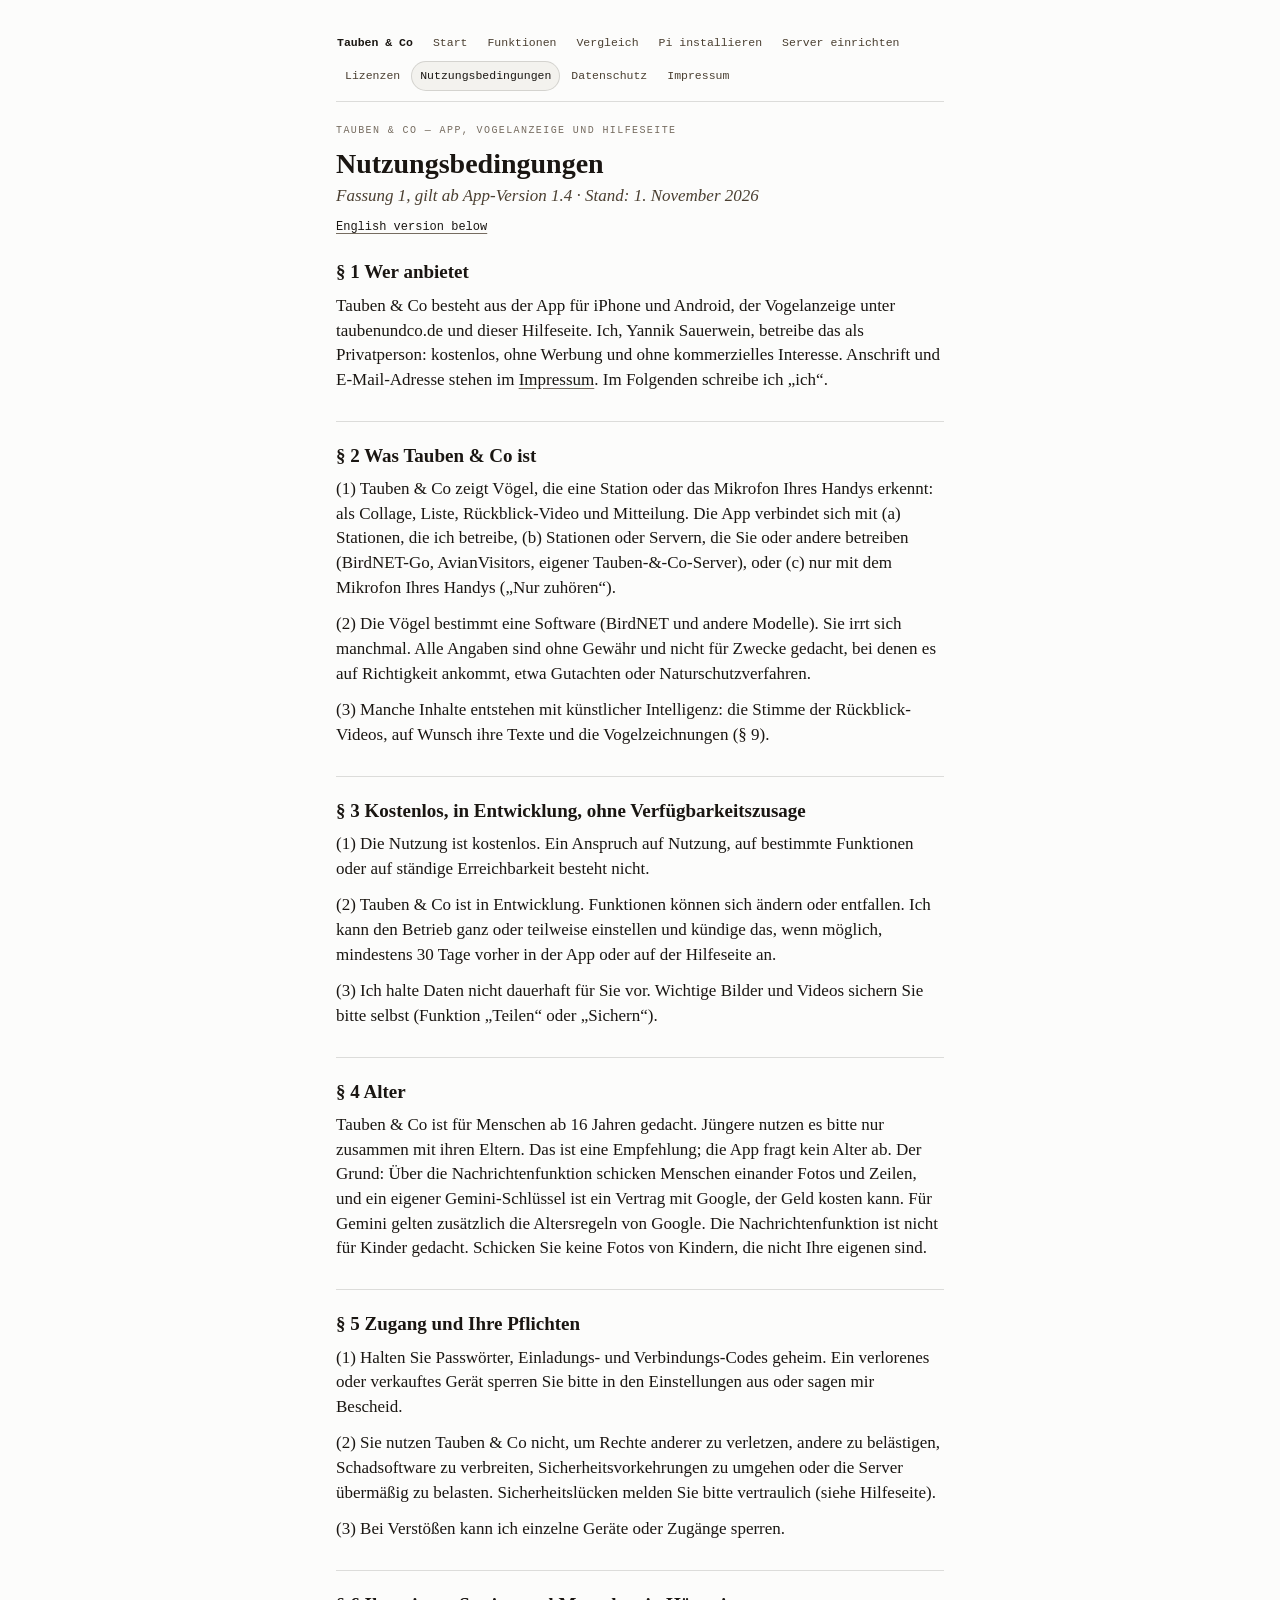
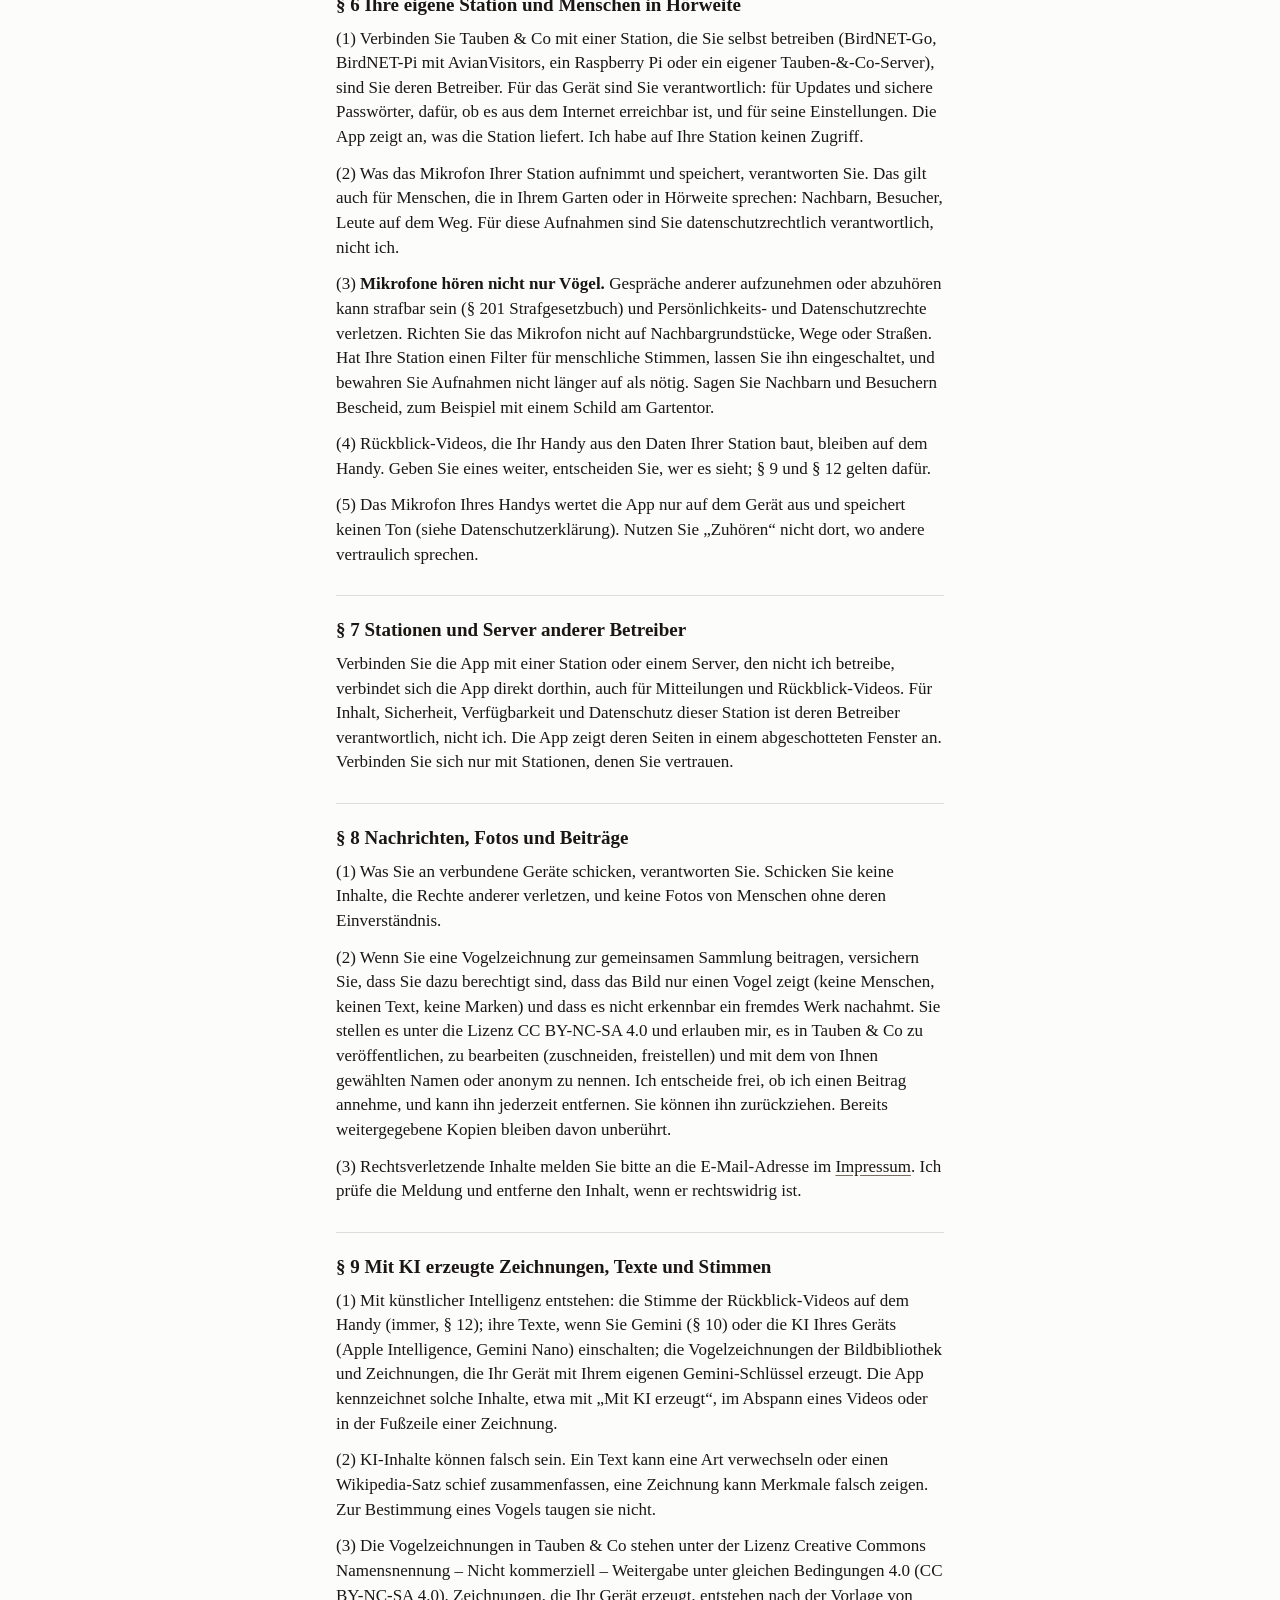
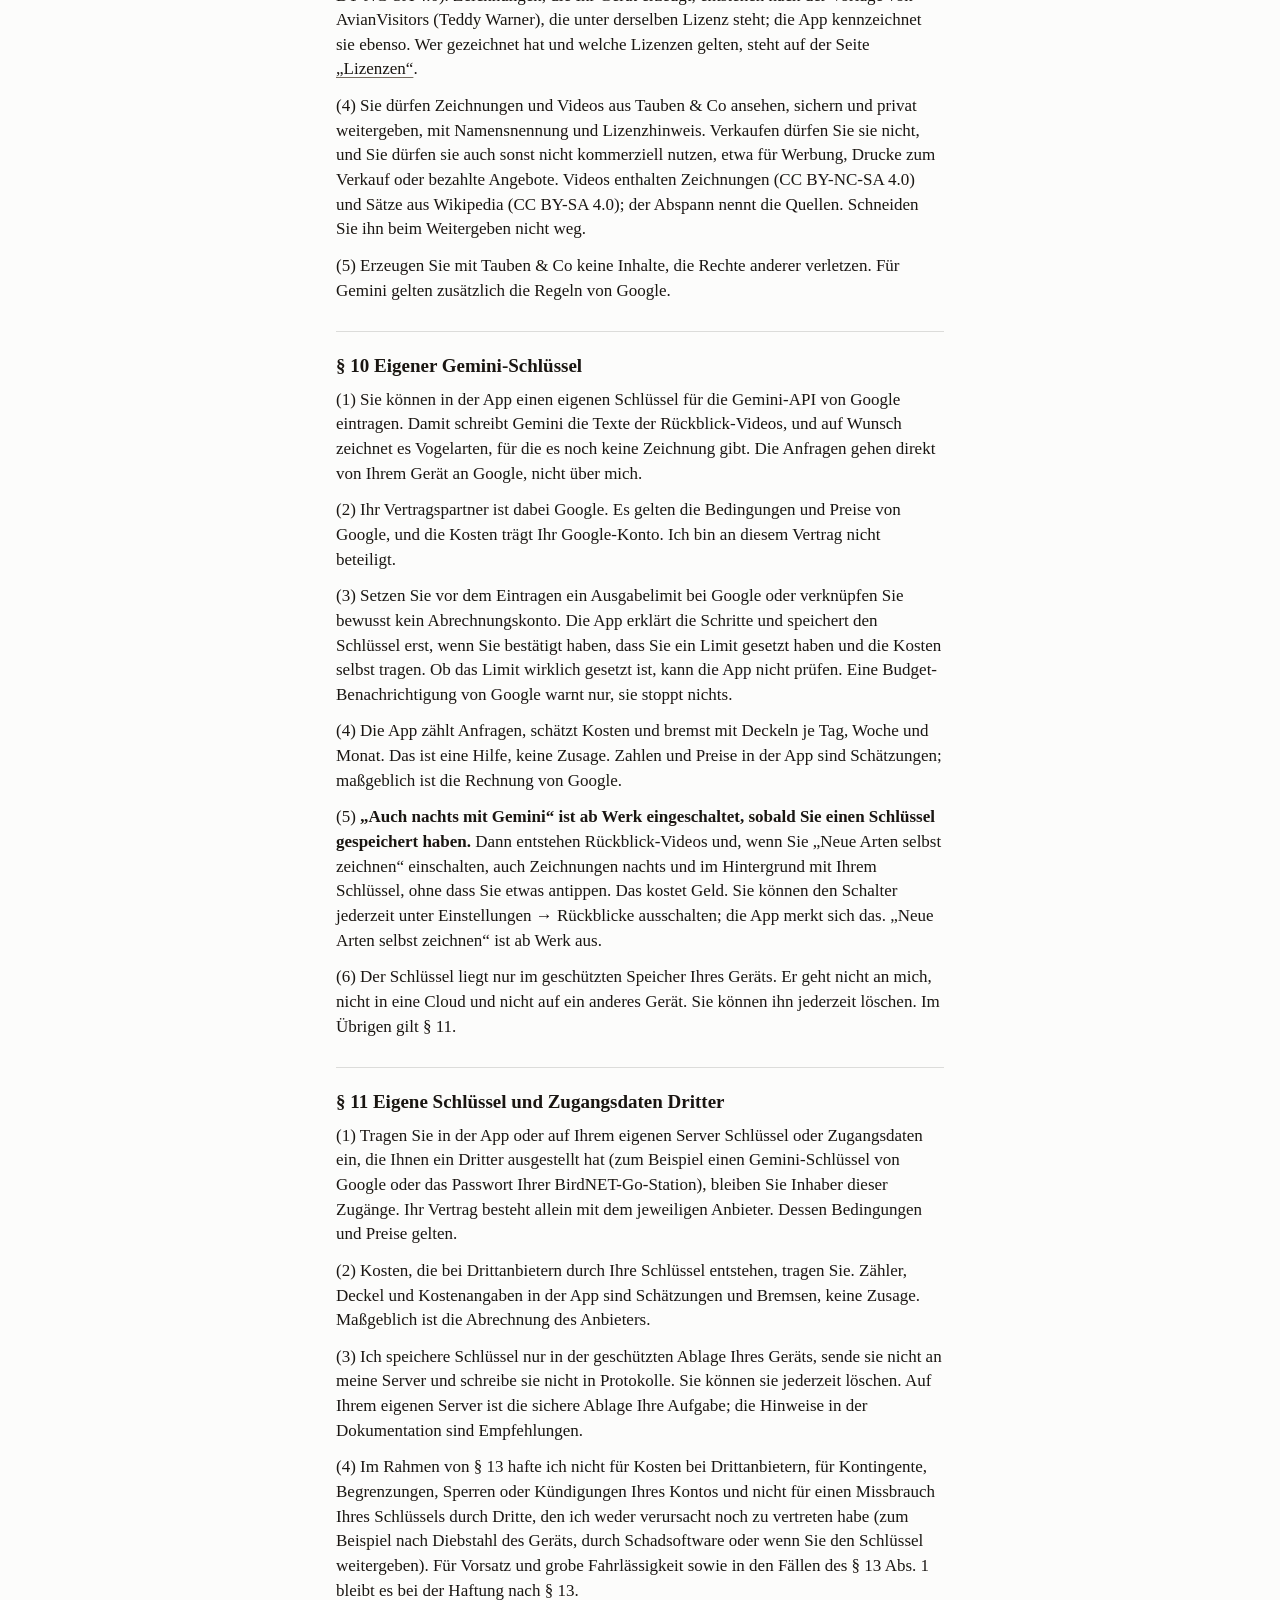
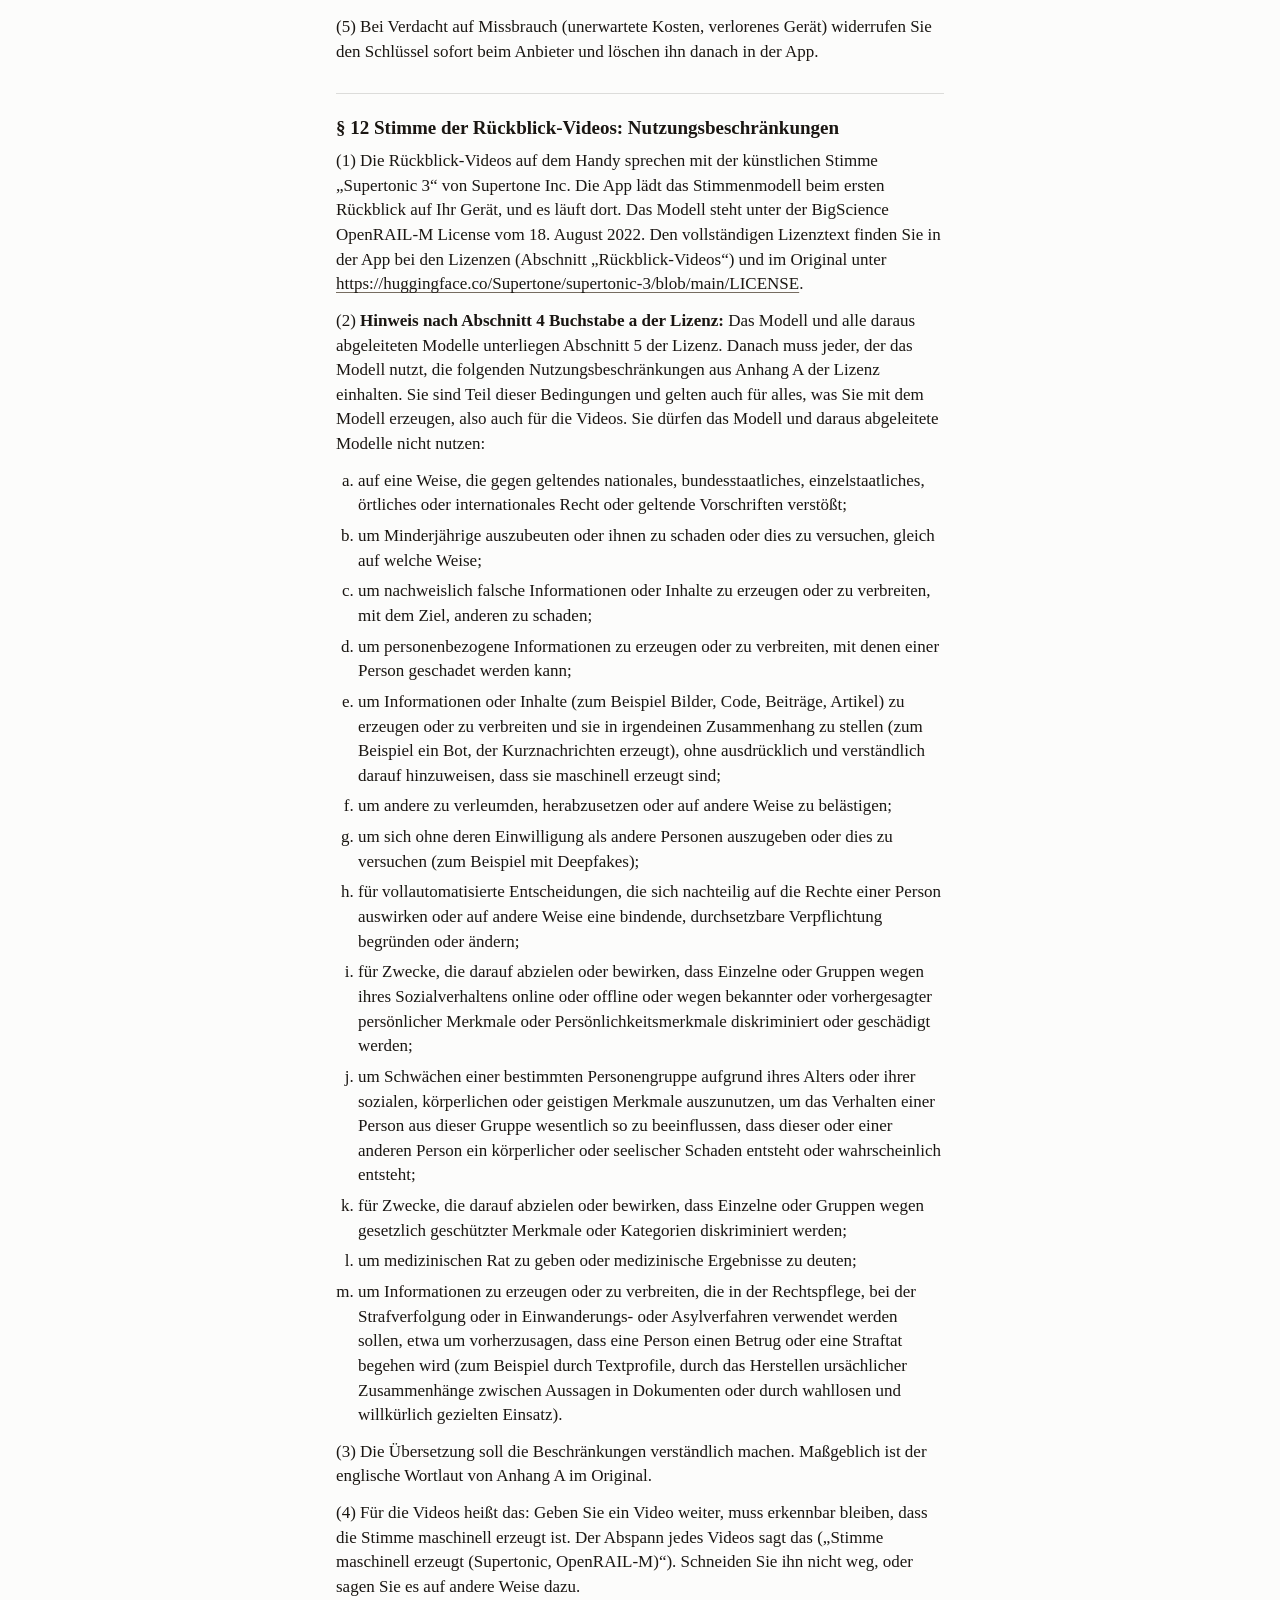
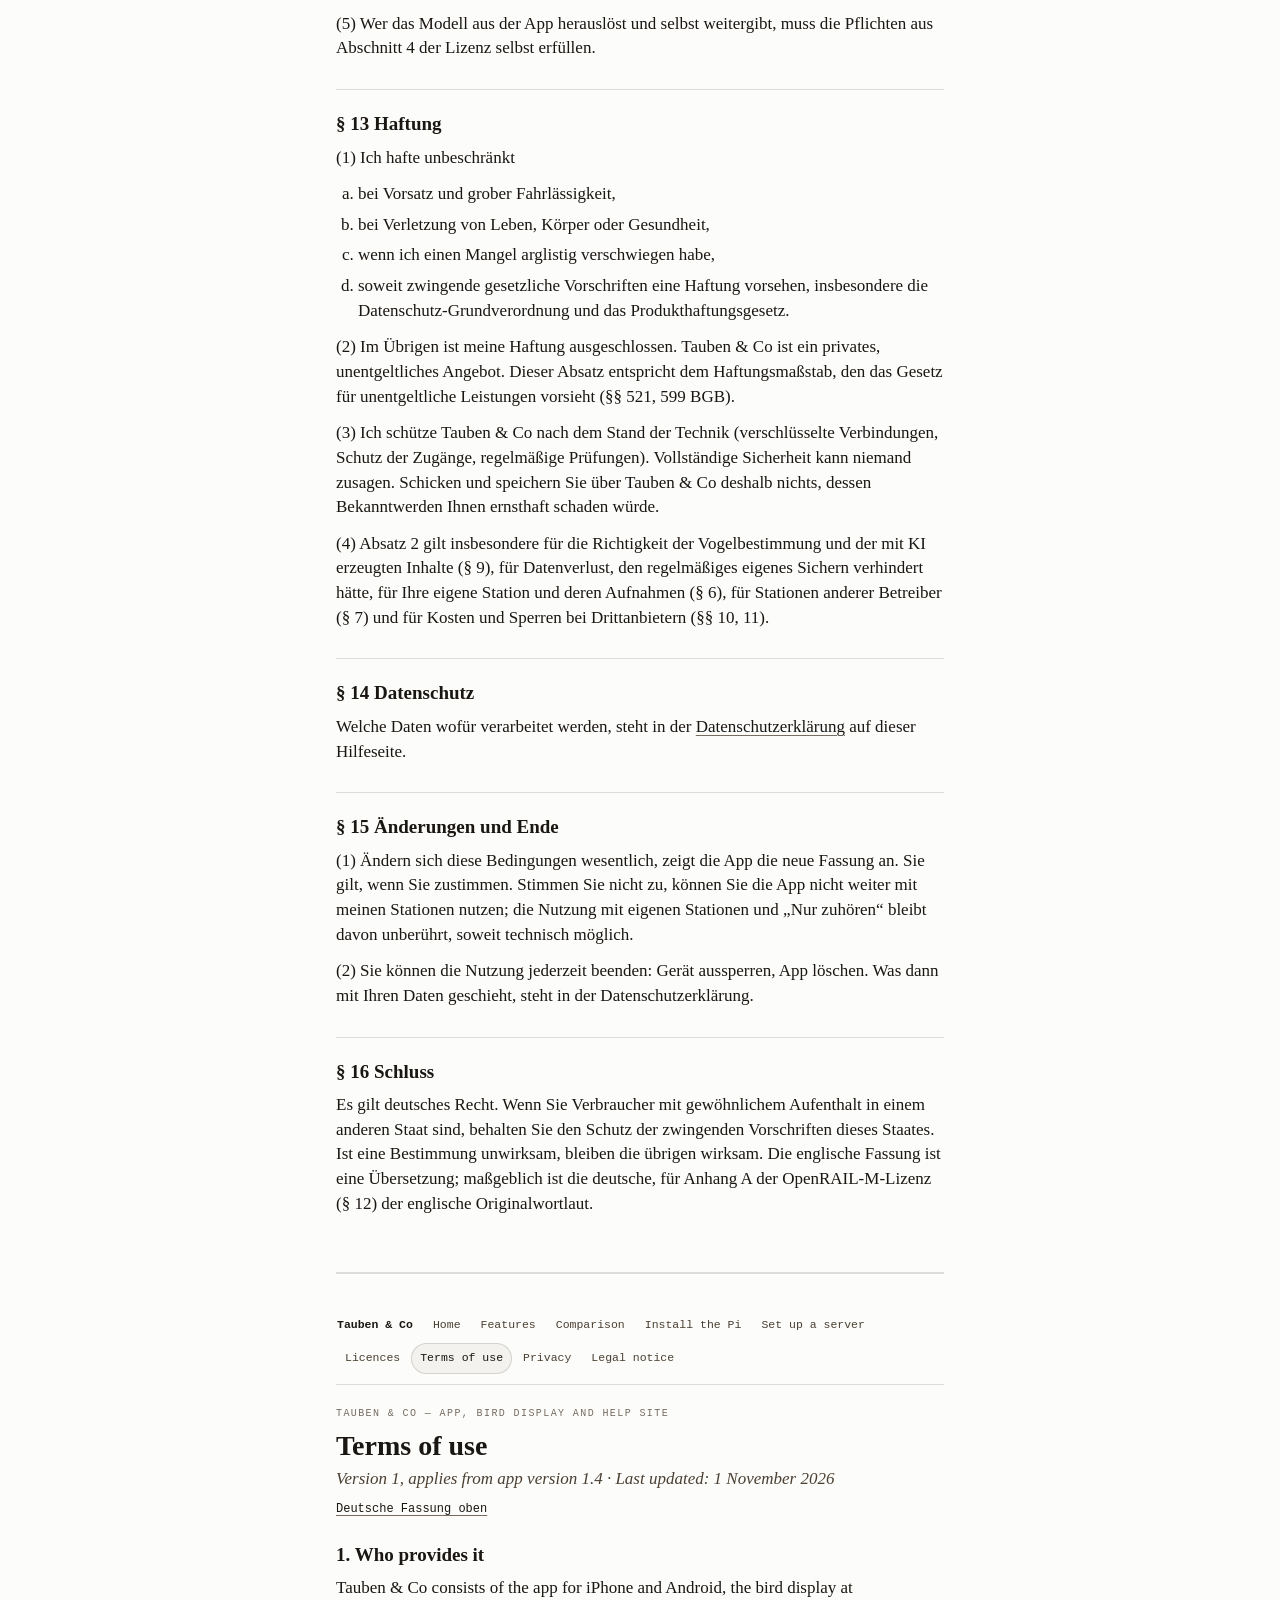
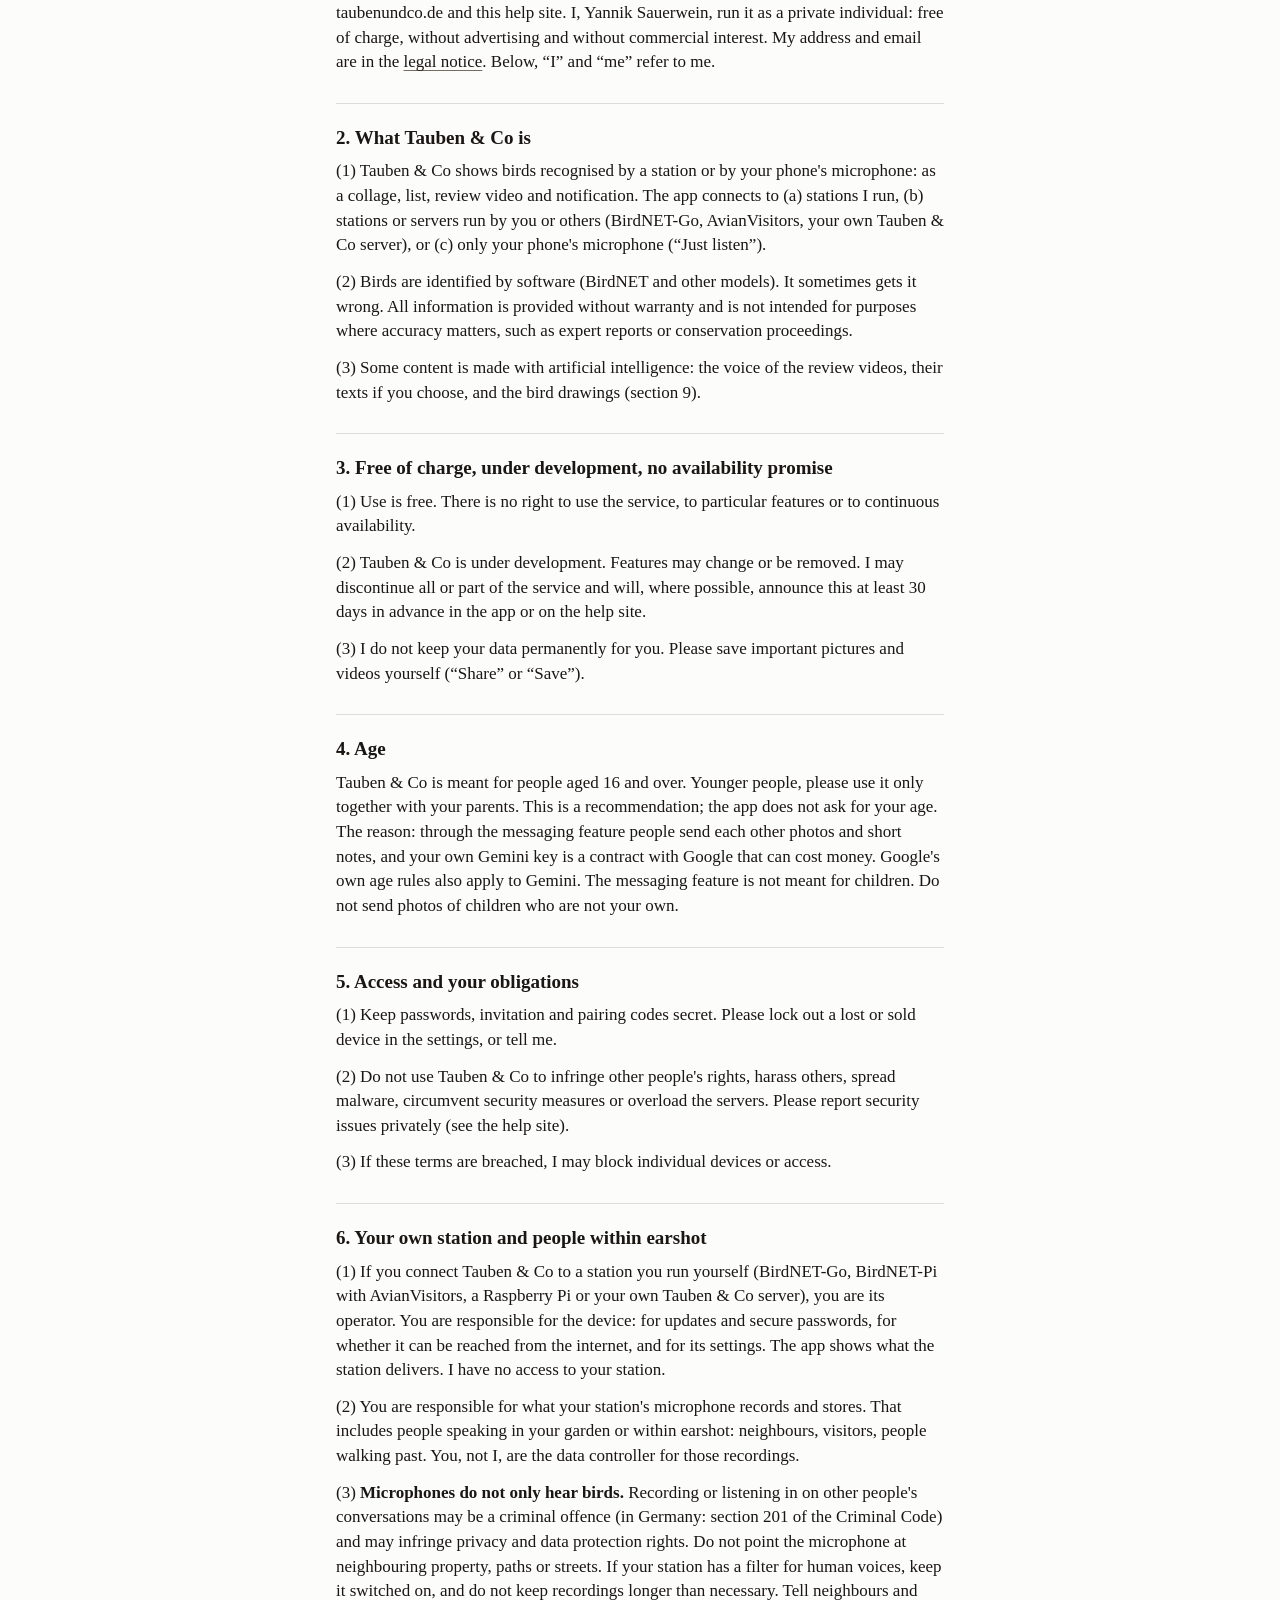
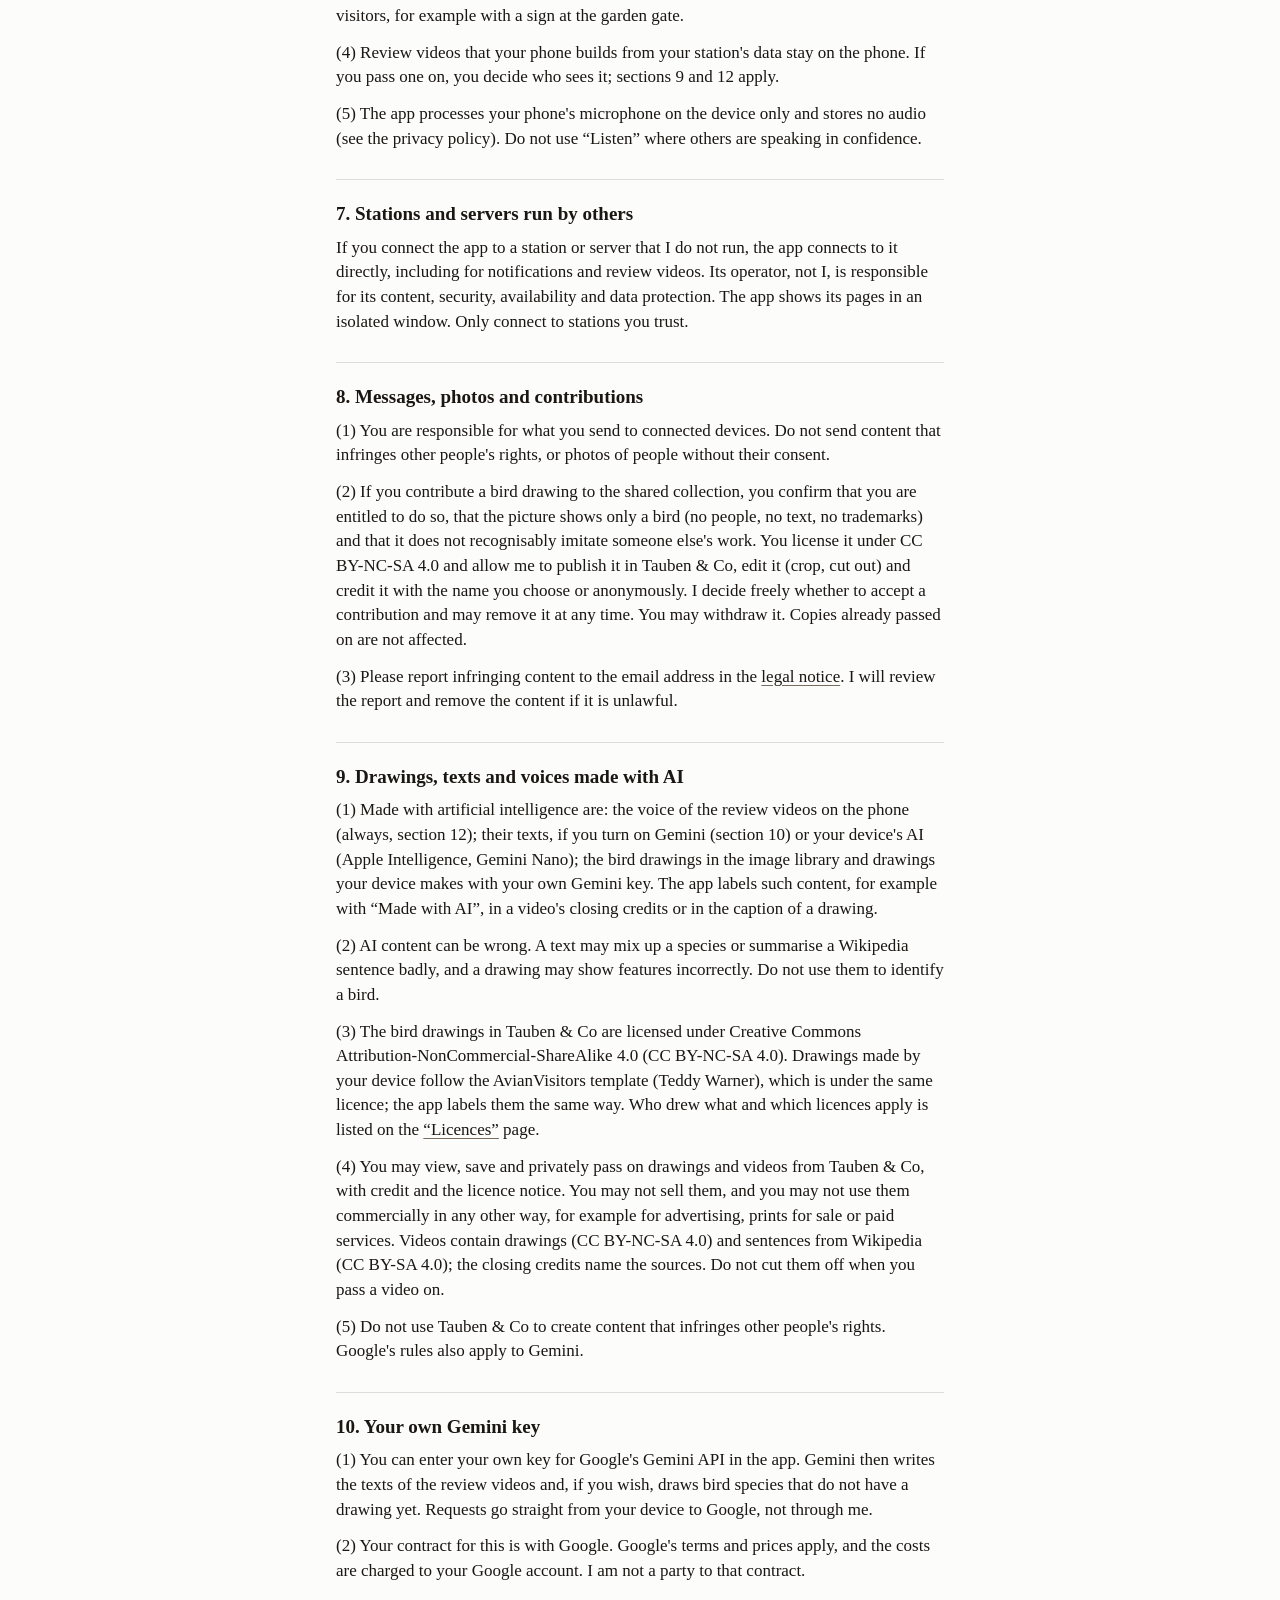
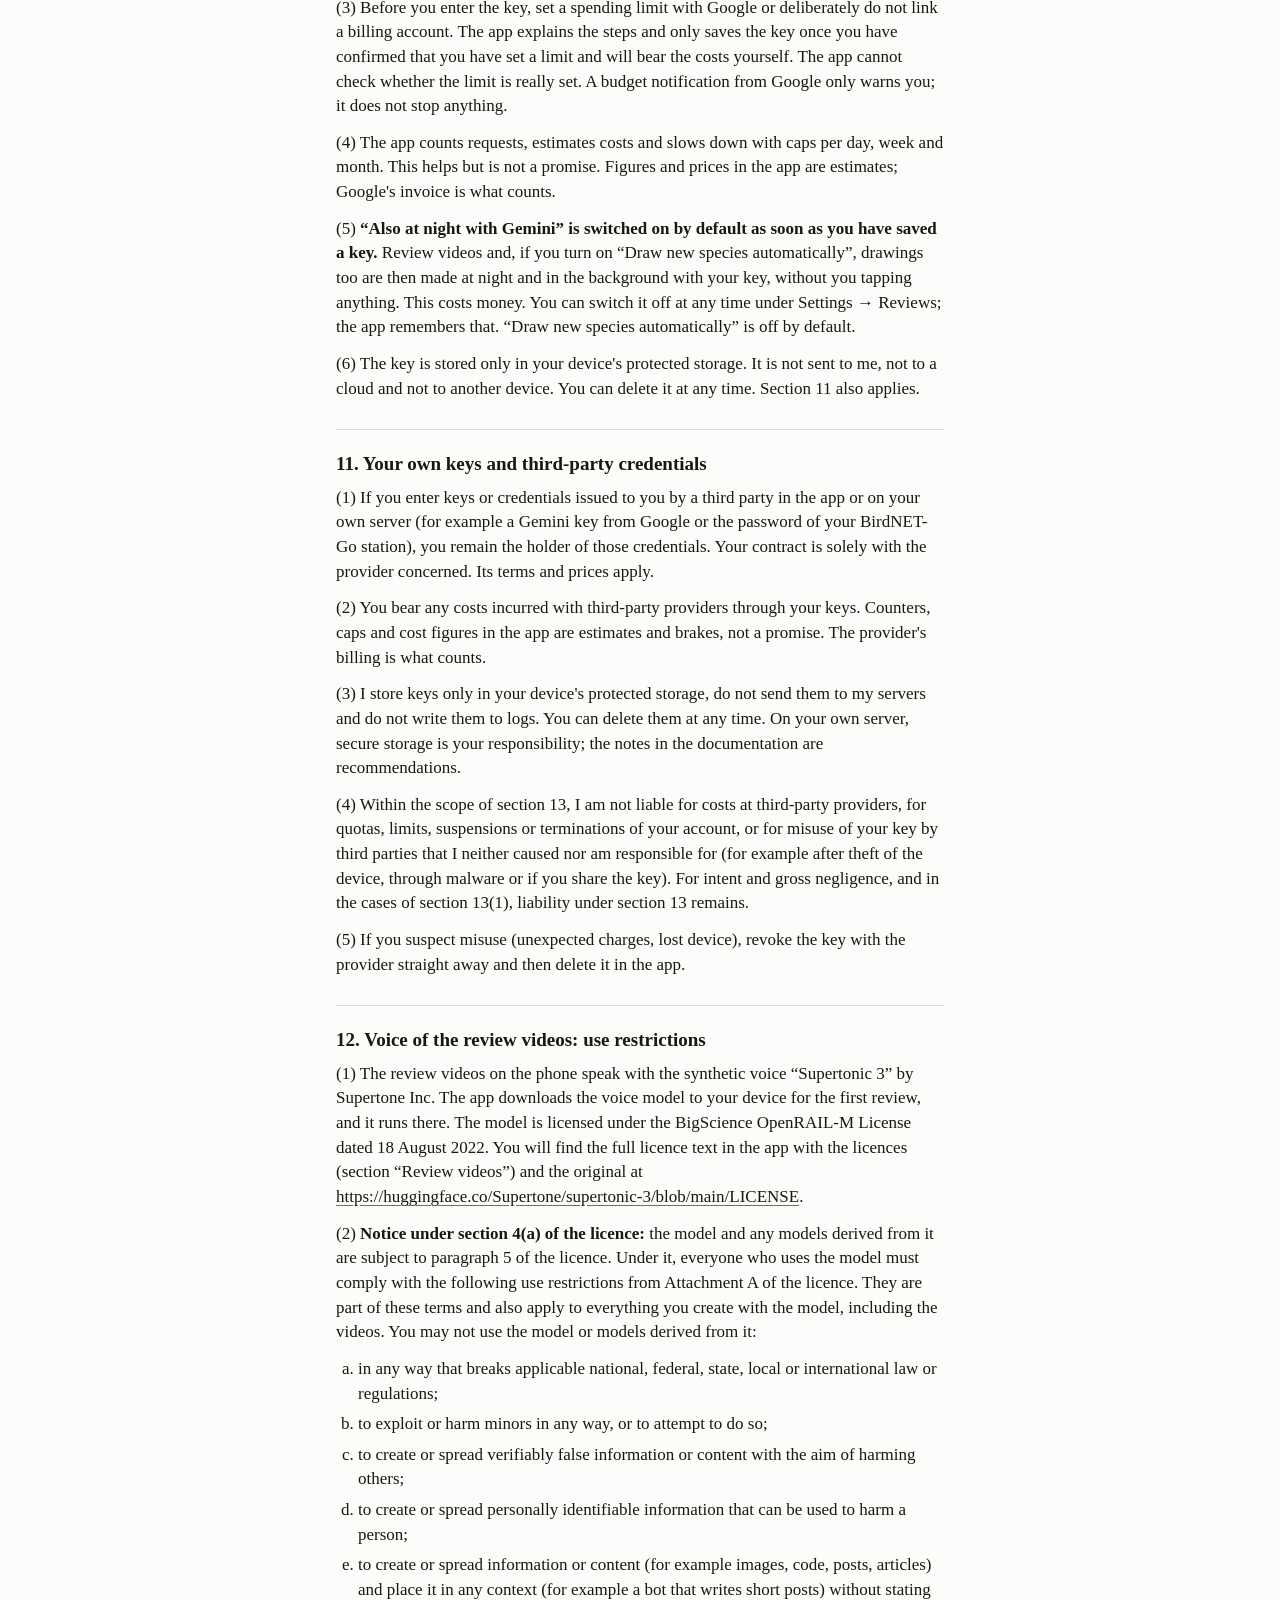
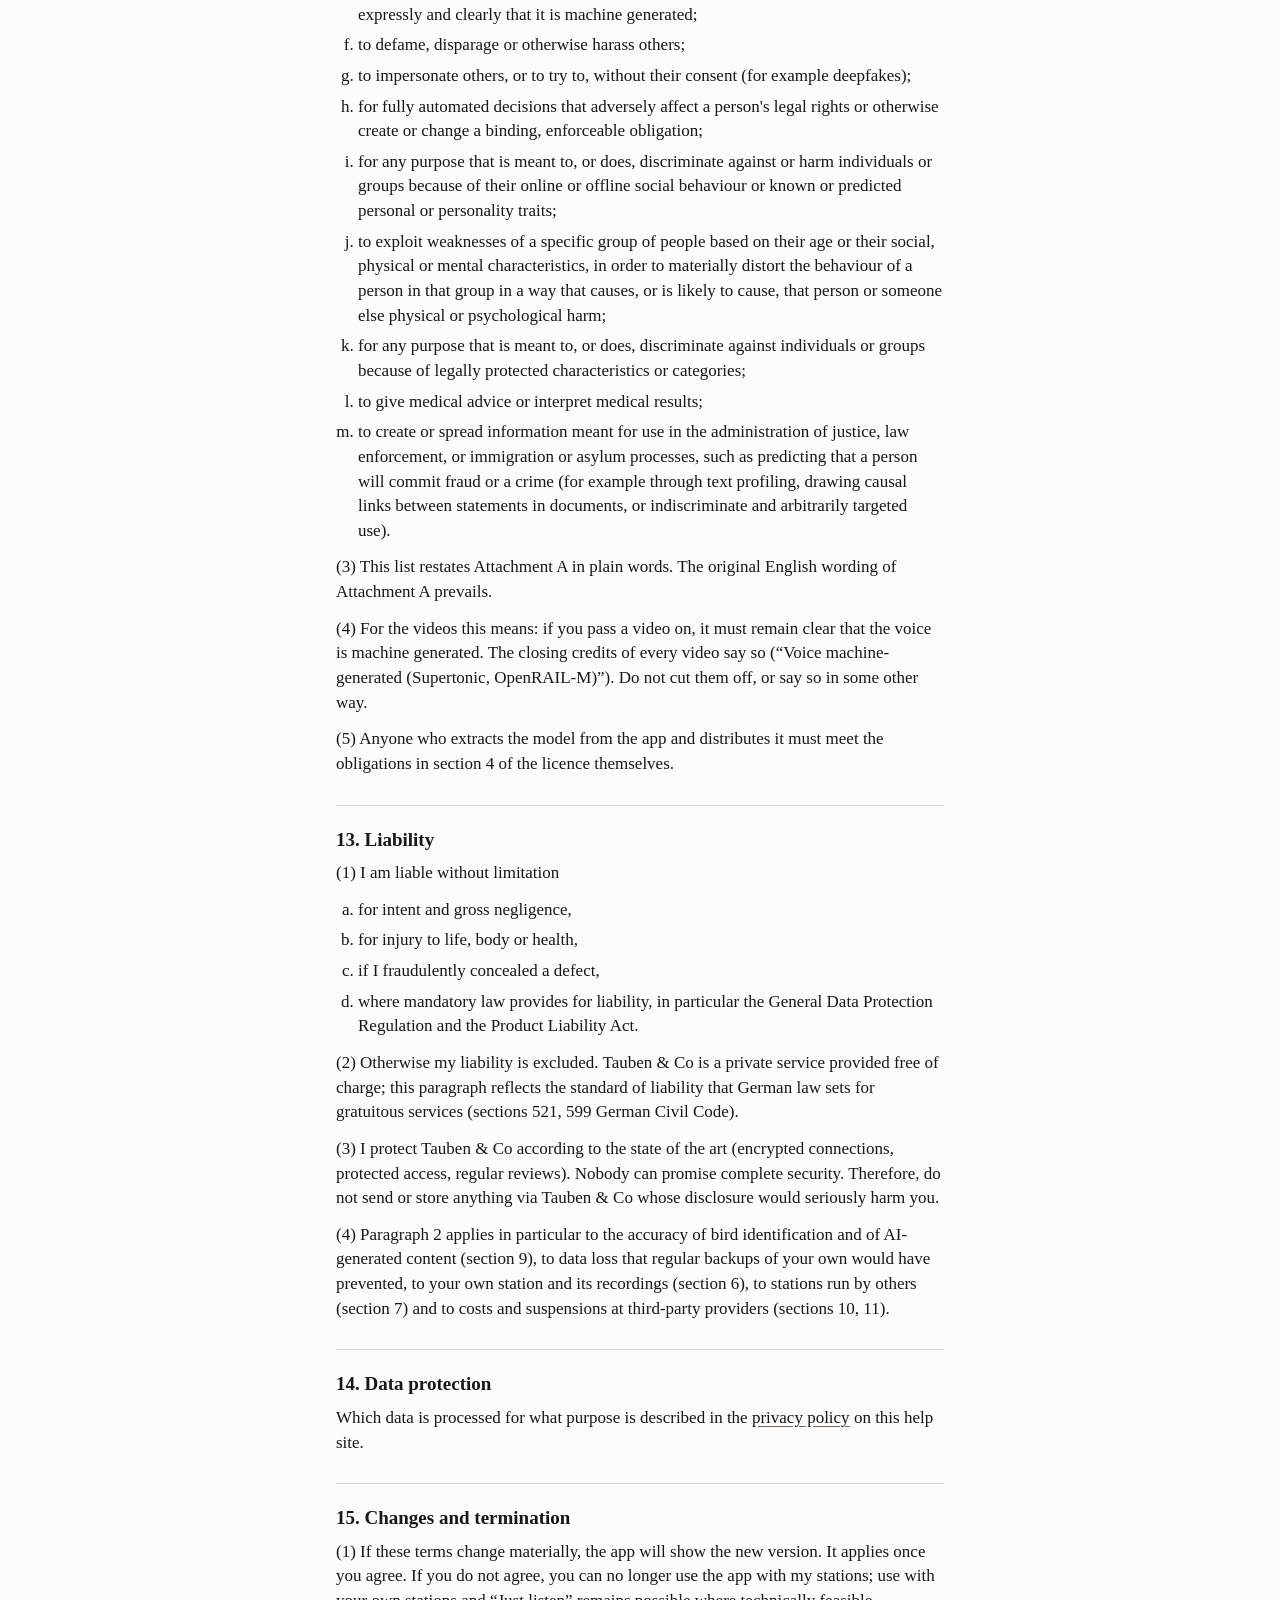
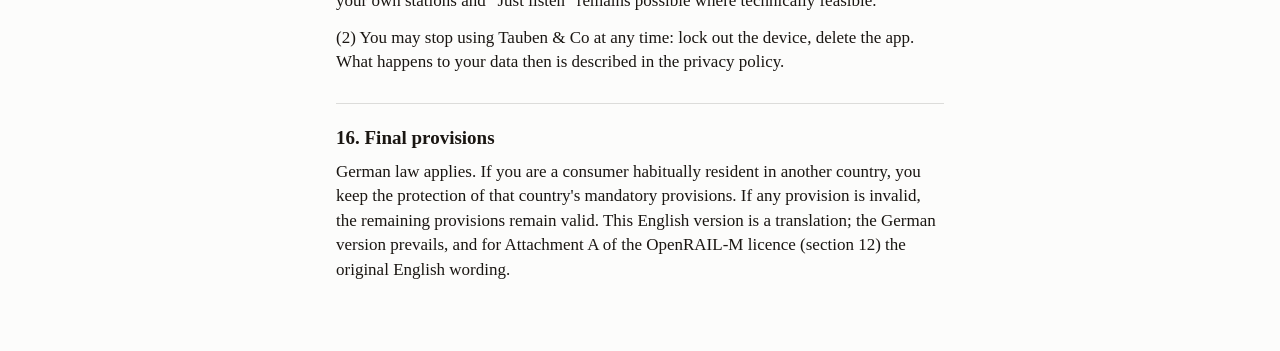
<file: nutzungsbedingungen.html>
<!doctype html>
<html lang="de">
<head>
<meta charset="utf-8">
<meta name="viewport" content="width=device-width, initial-scale=1">
<meta name="robots" content="noindex">
<meta name="description" content="Nutzungsbedingungen von Tauben &amp; Co, mit den Nutzungsbeschränkungen der Videostimme (OpenRAIL-M).">
<title>Nutzungsbedingungen — Tauben &amp; Co · Terms of use</title>
<link rel="stylesheet" href="stil.css">
</head>
<body>
<main>

<section id="de" lang="de">
  <nav class="nav" aria-label="Seiten"><a class="marke" href="index.html">Tauben &amp; Co</a><a href="index.html">Start</a><a href="funktionen.html">Funktionen</a><a href="vergleich.html">Vergleich</a><a href="pi-installieren.html">Pi installieren</a><a href="server-einrichten.html">Server einrichten</a><a href="lizenzen.html">Lizenzen</a><a href="nutzungsbedingungen.html" aria-current="page">Nutzungsbedingungen</a><a href="datenschutz.html">Datenschutz</a><a href="impressum.html">Impressum</a></nav>
  <p class="pre">Tauben &amp; Co — App, Vogelanzeige und Hilfeseite</p>
  <h1>Nutzungsbedingungen</h1>
  <p class="stand">Fassung 1, gilt ab App-Version 1.4 · Stand: 1. November 2026</p>
  <p class="sprachhinweis"><a href="#en" hreflang="en">English version below</a></p>
  <h2 id="de-p1" class="erste">§ 1 Wer anbietet</h2>
  <p>Tauben &amp; Co besteht aus der App für iPhone und Android, der Vogelanzeige unter taubenundco.de und dieser Hilfeseite. Ich, Yannik Sauerwein, betreibe das als Privatperson: kostenlos, ohne Werbung und ohne kommerzielles Interesse. Anschrift und E-Mail-Adresse stehen im <a href="impressum.html">Impressum</a>. Im Folgenden schreibe ich „ich“.</p>
  <h2 id="de-p2">§ 2 Was Tauben &amp; Co ist</h2>
  <p>(1) Tauben &amp; Co zeigt Vögel, die eine Station oder das Mikrofon Ihres Handys erkennt: als Collage, Liste, Rückblick-Video und Mitteilung. Die App verbindet sich mit (a) Stationen, die ich betreibe, (b) Stationen oder Servern, die Sie oder andere betreiben (BirdNET-Go, AvianVisitors, eigener Tauben-&amp;-Co-Server), oder (c) nur mit dem Mikrofon Ihres Handys („Nur zuhören“).</p>
  <p>(2) Die Vögel bestimmt eine Software (BirdNET und andere Modelle). Sie irrt sich manchmal. Alle Angaben sind ohne Gewähr und nicht für Zwecke gedacht, bei denen es auf Richtigkeit ankommt, etwa Gutachten oder Naturschutzverfahren.</p>
  <p>(3) Manche Inhalte entstehen mit künstlicher Intelligenz: die Stimme der Rückblick-Videos, auf Wunsch ihre Texte und die Vogelzeichnungen (§ 9).</p>
  <h2 id="de-p3">§ 3 Kostenlos, in Entwicklung, ohne Verfügbarkeitszusage</h2>
  <p>(1) Die Nutzung ist kostenlos. Ein Anspruch auf Nutzung, auf bestimmte Funktionen oder auf ständige Erreichbarkeit besteht nicht.</p>
  <p>(2) Tauben &amp; Co ist in Entwicklung. Funktionen können sich ändern oder entfallen. Ich kann den Betrieb ganz oder teilweise einstellen und kündige das, wenn möglich, mindestens 30 Tage vorher in der App oder auf der Hilfeseite an.</p>
  <p>(3) Ich halte Daten nicht dauerhaft für Sie vor. Wichtige Bilder und Videos sichern Sie bitte selbst (Funktion „Teilen“ oder „Sichern“).</p>
  <h2 id="de-p4">§ 4 Alter</h2>
  <p>Tauben &amp; Co ist für Menschen ab 16 Jahren gedacht. Jüngere nutzen es bitte nur zusammen mit ihren Eltern. Das ist eine Empfehlung; die App fragt kein Alter ab. Der Grund: Über die Nachrichtenfunktion schicken Menschen einander Fotos und Zeilen, und ein eigener Gemini-Schlüssel ist ein Vertrag mit Google, der Geld kosten kann. Für Gemini gelten zusätzlich die Altersregeln von Google. Die Nachrichtenfunktion ist nicht für Kinder gedacht. Schicken Sie keine Fotos von Kindern, die nicht Ihre eigenen sind.</p>
  <h2 id="de-p5">§ 5 Zugang und Ihre Pflichten</h2>
  <p>(1) Halten Sie Passwörter, Einladungs- und Verbindungs-Codes geheim. Ein verlorenes oder verkauftes Gerät sperren Sie bitte in den Einstellungen aus oder sagen mir Bescheid.</p>
  <p>(2) Sie nutzen Tauben &amp; Co nicht, um Rechte anderer zu verletzen, andere zu belästigen, Schadsoftware zu verbreiten, Sicherheitsvorkehrungen zu umgehen oder die Server übermäßig zu belasten. Sicherheitslücken melden Sie bitte vertraulich (siehe Hilfeseite).</p>
  <p>(3) Bei Verstößen kann ich einzelne Geräte oder Zugänge sperren.</p>
  <h2 id="de-p6">§ 6 Ihre eigene Station und Menschen in Hörweite</h2>
  <p>(1) Verbinden Sie Tauben &amp; Co mit einer Station, die Sie selbst betreiben (BirdNET-Go, BirdNET-Pi mit AvianVisitors, ein Raspberry Pi oder ein eigener Tauben-&amp;-Co-Server), sind Sie deren Betreiber. Für das Gerät sind Sie verantwortlich: für Updates und sichere Passwörter, dafür, ob es aus dem Internet erreichbar ist, und für seine Einstellungen. Die App zeigt an, was die Station liefert. Ich habe auf Ihre Station keinen Zugriff.</p>
  <p>(2) Was das Mikrofon Ihrer Station aufnimmt und speichert, verantworten Sie. Das gilt auch für Menschen, die in Ihrem Garten oder in Hörweite sprechen: Nachbarn, Besucher, Leute auf dem Weg. Für diese Aufnahmen sind Sie datenschutzrechtlich verantwortlich, nicht ich.</p>
  <p>(3) <strong>Mikrofone hören nicht nur Vögel.</strong> Gespräche anderer aufzunehmen oder abzuhören kann strafbar sein (§ 201 Strafgesetzbuch) und Persönlichkeits- und Datenschutzrechte verletzen. Richten Sie das Mikrofon nicht auf Nachbargrundstücke, Wege oder Straßen. Hat Ihre Station einen Filter für menschliche Stimmen, lassen Sie ihn eingeschaltet, und bewahren Sie Aufnahmen nicht länger auf als nötig. Sagen Sie Nachbarn und Besuchern Bescheid, zum Beispiel mit einem Schild am Gartentor.</p>
  <p>(4) Rückblick-Videos, die Ihr Handy aus den Daten Ihrer Station baut, bleiben auf dem Handy. Geben Sie eines weiter, entscheiden Sie, wer es sieht; § 9 und § 12 gelten dafür.</p>
  <p>(5) Das Mikrofon Ihres Handys wertet die App nur auf dem Gerät aus und speichert keinen Ton (siehe Datenschutzerklärung). Nutzen Sie „Zuhören“ nicht dort, wo andere vertraulich sprechen.</p>
  <h2 id="de-p7">§ 7 Stationen und Server anderer Betreiber</h2>
  <p>Verbinden Sie die App mit einer Station oder einem Server, den nicht ich betreibe, verbindet sich die App direkt dorthin, auch für Mitteilungen und Rückblick-Videos. Für Inhalt, Sicherheit, Verfügbarkeit und Datenschutz dieser Station ist deren Betreiber verantwortlich, nicht ich. Die App zeigt deren Seiten in einem abgeschotteten Fenster an. Verbinden Sie sich nur mit Stationen, denen Sie vertrauen.</p>
  <h2 id="de-p8">§ 8 Nachrichten, Fotos und Beiträge</h2>
  <p>(1) Was Sie an verbundene Geräte schicken, verantworten Sie. Schicken Sie keine Inhalte, die Rechte anderer verletzen, und keine Fotos von Menschen ohne deren Einverständnis.</p>
  <p>(2) Wenn Sie eine Vogelzeichnung zur gemeinsamen Sammlung beitragen, versichern Sie, dass Sie dazu berechtigt sind, dass das Bild nur einen Vogel zeigt (keine Menschen, keinen Text, keine Marken) und dass es nicht erkennbar ein fremdes Werk nachahmt. Sie stellen es unter die Lizenz CC BY-NC-SA 4.0 und erlauben mir, es in Tauben &amp; Co zu veröffentlichen, zu bearbeiten (zuschneiden, freistellen) und mit dem von Ihnen gewählten Namen oder anonym zu nennen. Ich entscheide frei, ob ich einen Beitrag annehme, und kann ihn jederzeit entfernen. Sie können ihn zurückziehen. Bereits weitergegebene Kopien bleiben davon unberührt.</p>
  <p>(3) Rechtsverletzende Inhalte melden Sie bitte an die E-Mail-Adresse im <a href="impressum.html">Impressum</a>. Ich prüfe die Meldung und entferne den Inhalt, wenn er rechtswidrig ist.</p>
  <h2 id="de-p9">§ 9 Mit KI erzeugte Zeichnungen, Texte und Stimmen</h2>
  <p>(1) Mit künstlicher Intelligenz entstehen: die Stimme der Rückblick-Videos auf dem Handy (immer, § 12); ihre Texte, wenn Sie Gemini (§ 10) oder die KI Ihres Geräts (Apple Intelligence, Gemini Nano) einschalten; die Vogelzeichnungen der Bildbibliothek und Zeichnungen, die Ihr Gerät mit Ihrem eigenen Gemini-Schlüssel erzeugt. Die App kennzeichnet solche Inhalte, etwa mit „Mit KI erzeugt“, im Abspann eines Videos oder in der Fußzeile einer Zeichnung.</p>
  <p>(2) KI-Inhalte können falsch sein. Ein Text kann eine Art verwechseln oder einen Wikipedia-Satz schief zusammenfassen, eine Zeichnung kann Merkmale falsch zeigen. Zur Bestimmung eines Vogels taugen sie nicht.</p>
  <p>(3) Die Vogelzeichnungen in Tauben &amp; Co stehen unter der Lizenz Creative Commons Namensnennung – Nicht kommerziell – Weitergabe unter gleichen Bedingungen 4.0 (CC BY-NC-SA 4.0). Zeichnungen, die Ihr Gerät erzeugt, entstehen nach der Vorlage von AvianVisitors (Teddy Warner), die unter derselben Lizenz steht; die App kennzeichnet sie ebenso. Wer gezeichnet hat und welche Lizenzen gelten, steht auf der Seite <a href="lizenzen.html">„Lizenzen“</a>.</p>
  <p>(4) Sie dürfen Zeichnungen und Videos aus Tauben &amp; Co ansehen, sichern und privat weitergeben, mit Namensnennung und Lizenzhinweis. Verkaufen dürfen Sie sie nicht, und Sie dürfen sie auch sonst nicht kommerziell nutzen, etwa für Werbung, Drucke zum Verkauf oder bezahlte Angebote. Videos enthalten Zeichnungen (CC BY-NC-SA 4.0) und Sätze aus Wikipedia (CC BY-SA 4.0); der Abspann nennt die Quellen. Schneiden Sie ihn beim Weitergeben nicht weg.</p>
  <p>(5) Erzeugen Sie mit Tauben &amp; Co keine Inhalte, die Rechte anderer verletzen. Für Gemini gelten zusätzlich die Regeln von Google.</p>
  <h2 id="de-p10">§ 10 Eigener Gemini-Schlüssel</h2>
  <p>(1) Sie können in der App einen eigenen Schlüssel für die Gemini-API von Google eintragen. Damit schreibt Gemini die Texte der Rückblick-Videos, und auf Wunsch zeichnet es Vogelarten, für die es noch keine Zeichnung gibt. Die Anfragen gehen direkt von Ihrem Gerät an Google, nicht über mich.</p>
  <p>(2) Ihr Vertragspartner ist dabei Google. Es gelten die Bedingungen und Preise von Google, und die Kosten trägt Ihr Google-Konto. Ich bin an diesem Vertrag nicht beteiligt.</p>
  <p>(3) Setzen Sie vor dem Eintragen ein Ausgabelimit bei Google oder verknüpfen Sie bewusst kein Abrechnungskonto. Die App erklärt die Schritte und speichert den Schlüssel erst, wenn Sie bestätigt haben, dass Sie ein Limit gesetzt haben und die Kosten selbst tragen. Ob das Limit wirklich gesetzt ist, kann die App nicht prüfen. Eine Budget-Benachrichtigung von Google warnt nur, sie stoppt nichts.</p>
  <p>(4) Die App zählt Anfragen, schätzt Kosten und bremst mit Deckeln je Tag, Woche und Monat. Das ist eine Hilfe, keine Zusage. Zahlen und Preise in der App sind Schätzungen; maßgeblich ist die Rechnung von Google.</p>
  <p>(5) <strong>„Auch nachts mit Gemini“ ist ab Werk eingeschaltet, sobald Sie einen Schlüssel gespeichert haben.</strong> Dann entstehen Rückblick-Videos und, wenn Sie „Neue Arten selbst zeichnen“ einschalten, auch Zeichnungen nachts und im Hintergrund mit Ihrem Schlüssel, ohne dass Sie etwas antippen. Das kostet Geld. Sie können den Schalter jederzeit unter Einstellungen → Rückblicke ausschalten; die App merkt sich das. „Neue Arten selbst zeichnen“ ist ab Werk aus.</p>
  <p>(6) Der Schlüssel liegt nur im geschützten Speicher Ihres Geräts. Er geht nicht an mich, nicht in eine Cloud und nicht auf ein anderes Gerät. Sie können ihn jederzeit löschen. Im Übrigen gilt § 11.</p>
  <h2 id="de-p11">§ 11 Eigene Schlüssel und Zugangsdaten Dritter</h2>
  <p>(1) Tragen Sie in der App oder auf Ihrem eigenen Server Schlüssel oder Zugangsdaten ein, die Ihnen ein Dritter ausgestellt hat (zum Beispiel einen Gemini-Schlüssel von Google oder das Passwort Ihrer BirdNET-Go-Station), bleiben Sie Inhaber dieser Zugänge. Ihr Vertrag besteht allein mit dem jeweiligen Anbieter. Dessen Bedingungen und Preise gelten.</p>
  <p>(2) Kosten, die bei Drittanbietern durch Ihre Schlüssel entstehen, tragen Sie. Zähler, Deckel und Kostenangaben in der App sind Schätzungen und Bremsen, keine Zusage. Maßgeblich ist die Abrechnung des Anbieters.</p>
  <p>(3) Ich speichere Schlüssel nur in der geschützten Ablage Ihres Geräts, sende sie nicht an meine Server und schreibe sie nicht in Protokolle. Sie können sie jederzeit löschen. Auf Ihrem eigenen Server ist die sichere Ablage Ihre Aufgabe; die Hinweise in der Dokumentation sind Empfehlungen.</p>
  <p>(4) Im Rahmen von § 13 hafte ich nicht für Kosten bei Drittanbietern, für Kontingente, Begrenzungen, Sperren oder Kündigungen Ihres Kontos und nicht für einen Missbrauch Ihres Schlüssels durch Dritte, den ich weder verursacht noch zu vertreten habe (zum Beispiel nach Diebstahl des Geräts, durch Schadsoftware oder wenn Sie den Schlüssel weitergeben). Für Vorsatz und grobe Fahrlässigkeit sowie in den Fällen des § 13 Abs. 1 bleibt es bei der Haftung nach § 13.</p>
  <p>(5) Bei Verdacht auf Missbrauch (unerwartete Kosten, verlorenes Gerät) widerrufen Sie den Schlüssel sofort beim Anbieter und löschen ihn danach in der App.</p>
  <h2 id="de-p12">§ 12 Stimme der Rückblick-Videos: Nutzungsbeschränkungen</h2>
  <p>(1) Die Rückblick-Videos auf dem Handy sprechen mit der künstlichen Stimme „Supertonic 3“ von Supertone Inc. Die App lädt das Stimmenmodell beim ersten Rückblick auf Ihr Gerät, und es läuft dort. Das Modell steht unter der BigScience OpenRAIL-M License vom 18. August 2022. Den vollständigen Lizenztext finden Sie in der App bei den Lizenzen (Abschnitt „Rückblick-Videos“) und im Original unter <a href="https://huggingface.co/Supertone/supertonic-3/blob/main/LICENSE" rel="noopener">https://huggingface.co/Supertone/supertonic-3/blob/main/LICENSE</a>.</p>
  <p>(2) <strong>Hinweis nach Abschnitt 4 Buchstabe a der Lizenz:</strong> Das Modell und alle daraus abgeleiteten Modelle unterliegen Abschnitt 5 der Lizenz. Danach muss jeder, der das Modell nutzt, die folgenden Nutzungsbeschränkungen aus Anhang A der Lizenz einhalten. Sie sind Teil dieser Bedingungen und gelten auch für alles, was Sie mit dem Modell erzeugen, also auch für die Videos. Sie dürfen das Modell und daraus abgeleitete Modelle nicht nutzen:</p>
  <ol type="a">
    <li>auf eine Weise, die gegen geltendes nationales, bundesstaatliches, einzelstaatliches, örtliches oder internationales Recht oder geltende Vorschriften verstößt;</li>
    <li>um Minderjährige auszubeuten oder ihnen zu schaden oder dies zu versuchen, gleich auf welche Weise;</li>
    <li>um nachweislich falsche Informationen oder Inhalte zu erzeugen oder zu verbreiten, mit dem Ziel, anderen zu schaden;</li>
    <li>um personenbezogene Informationen zu erzeugen oder zu verbreiten, mit denen einer Person geschadet werden kann;</li>
    <li>um Informationen oder Inhalte (zum Beispiel Bilder, Code, Beiträge, Artikel) zu erzeugen oder zu verbreiten und sie in irgendeinen Zusammenhang zu stellen (zum Beispiel ein Bot, der Kurznachrichten erzeugt), ohne ausdrücklich und verständlich darauf hinzuweisen, dass sie maschinell erzeugt sind;</li>
    <li>um andere zu verleumden, herabzusetzen oder auf andere Weise zu belästigen;</li>
    <li>um sich ohne deren Einwilligung als andere Personen auszugeben oder dies zu versuchen (zum Beispiel mit Deepfakes);</li>
    <li>für vollautomatisierte Entscheidungen, die sich nachteilig auf die Rechte einer Person auswirken oder auf andere Weise eine bindende, durchsetzbare Verpflichtung begründen oder ändern;</li>
    <li>für Zwecke, die darauf abzielen oder bewirken, dass Einzelne oder Gruppen wegen ihres Sozialverhaltens online oder offline oder wegen bekannter oder vorhergesagter persönlicher Merkmale oder Persönlichkeitsmerkmale diskriminiert oder geschädigt werden;</li>
    <li>um Schwächen einer bestimmten Personengruppe aufgrund ihres Alters oder ihrer sozialen, körperlichen oder geistigen Merkmale auszunutzen, um das Verhalten einer Person aus dieser Gruppe wesentlich so zu beeinflussen, dass dieser oder einer anderen Person ein körperlicher oder seelischer Schaden entsteht oder wahrscheinlich entsteht;</li>
    <li>für Zwecke, die darauf abzielen oder bewirken, dass Einzelne oder Gruppen wegen gesetzlich geschützter Merkmale oder Kategorien diskriminiert werden;</li>
    <li>um medizinischen Rat zu geben oder medizinische Ergebnisse zu deuten;</li>
    <li>um Informationen zu erzeugen oder zu verbreiten, die in der Rechtspflege, bei der Strafverfolgung oder in Einwanderungs- oder Asylverfahren verwendet werden sollen, etwa um vorherzusagen, dass eine Person einen Betrug oder eine Straftat begehen wird (zum Beispiel durch Textprofile, durch das Herstellen ursächlicher Zusammenhänge zwischen Aussagen in Dokumenten oder durch wahllosen und willkürlich gezielten Einsatz).</li>
  </ol>
  <p>(3) Die Übersetzung soll die Beschränkungen verständlich machen. Maßgeblich ist der englische Wortlaut von Anhang A im Original.</p>
  <p>(4) Für die Videos heißt das: Geben Sie ein Video weiter, muss erkennbar bleiben, dass die Stimme maschinell erzeugt ist. Der Abspann jedes Videos sagt das („Stimme maschinell erzeugt (Supertonic, OpenRAIL-M)“). Schneiden Sie ihn nicht weg, oder sagen Sie es auf andere Weise dazu.</p>
  <p>(5) Wer das Modell aus der App herauslöst und selbst weitergibt, muss die Pflichten aus Abschnitt 4 der Lizenz selbst erfüllen.</p>
  <h2 id="de-p13">§ 13 Haftung</h2>
  <p>(1) Ich hafte unbeschränkt</p>
  <ol type="a">
    <li>bei Vorsatz und grober Fahrlässigkeit,</li>
    <li>bei Verletzung von Leben, Körper oder Gesundheit,</li>
    <li>wenn ich einen Mangel arglistig verschwiegen habe,</li>
    <li>soweit zwingende gesetzliche Vorschriften eine Haftung vorsehen, insbesondere die Datenschutz-Grundverordnung und das Produkthaftungsgesetz.</li>
  </ol>
  <p>(2) Im Übrigen ist meine Haftung ausgeschlossen. Tauben &amp; Co ist ein privates, unentgeltliches Angebot. Dieser Absatz entspricht dem Haftungsmaßstab, den das Gesetz für unentgeltliche Leistungen vorsieht (§§ 521, 599 BGB).</p>
  <p>(3) Ich schütze Tauben &amp; Co nach dem Stand der Technik (verschlüsselte Verbindungen, Schutz der Zugänge, regelmäßige Prüfungen). Vollständige Sicherheit kann niemand zusagen. Schicken und speichern Sie über Tauben &amp; Co deshalb nichts, dessen Bekanntwerden Ihnen ernsthaft schaden würde.</p>
  <p>(4) Absatz 2 gilt insbesondere für die Richtigkeit der Vogelbestimmung und der mit KI erzeugten Inhalte (§ 9), für Datenverlust, den regelmäßiges eigenes Sichern verhindert hätte, für Ihre eigene Station und deren Aufnahmen (§ 6), für Stationen anderer Betreiber (§ 7) und für Kosten und Sperren bei Drittanbietern (§§ 10, 11).</p>
  <h2 id="de-p14">§ 14 Datenschutz</h2>
  <p>Welche Daten wofür verarbeitet werden, steht in der <a href="datenschutz.html">Datenschutzerklärung</a> auf dieser Hilfeseite.</p>
  <h2 id="de-p15">§ 15 Änderungen und Ende</h2>
  <p>(1) Ändern sich diese Bedingungen wesentlich, zeigt die App die neue Fassung an. Sie gilt, wenn Sie zustimmen. Stimmen Sie nicht zu, können Sie die App nicht weiter mit meinen Stationen nutzen; die Nutzung mit eigenen Stationen und „Nur zuhören“ bleibt davon unberührt, soweit technisch möglich.</p>
  <p>(2) Sie können die Nutzung jederzeit beenden: Gerät aussperren, App löschen. Was dann mit Ihren Daten geschieht, steht in der Datenschutzerklärung.</p>
  <h2 id="de-p16">§ 16 Schluss</h2>
  <p>Es gilt deutsches Recht. Wenn Sie Verbraucher mit gewöhnlichem Aufenthalt in einem anderen Staat sind, behalten Sie den Schutz der zwingenden Vorschriften dieses Staates. Ist eine Bestimmung unwirksam, bleiben die übrigen wirksam. Die englische Fassung ist eine Übersetzung; maßgeblich ist die deutsche, für Anhang A der OpenRAIL-M-Lizenz (§ 12) der englische Originalwortlaut.</p>

</section>

<section id="en" lang="en">
  <nav class="nav" aria-label="Pages"><a class="marke" href="index.html">Tauben &amp; Co</a><a href="index.html">Home</a><a href="funktionen.html">Features</a><a href="vergleich.html">Comparison</a><a href="pi-installieren.html">Install the Pi</a><a href="server-einrichten.html">Set up a server</a><a href="lizenzen.html">Licences</a><a href="nutzungsbedingungen.html" aria-current="page">Terms of use</a><a href="datenschutz.html">Privacy</a><a href="impressum.html">Legal notice</a></nav>
  <p class="pre">Tauben &amp; Co — app, bird display and help site</p>
  <h1>Terms of use</h1>
  <p class="stand">Version 1, applies from app version 1.4 · Last updated: 1 November 2026</p>
  <p class="sprachhinweis"><a href="#de" hreflang="de">Deutsche Fassung oben</a></p>
  <h2 id="en-p1" class="erste">1. Who provides it</h2>
  <p>Tauben &amp; Co consists of the app for iPhone and Android, the bird display at taubenundco.de and this help site. I, Yannik Sauerwein, run it as a private individual: free of charge, without advertising and without commercial interest. My address and email are in the <a href="impressum.html#en">legal notice</a>. Below, “I” and “me” refer to me.</p>
  <h2 id="en-p2">2. What Tauben &amp; Co is</h2>
  <p>(1) Tauben &amp; Co shows birds recognised by a station or by your phone's microphone: as a collage, list, review video and notification. The app connects to (a) stations I run, (b) stations or servers run by you or others (BirdNET-Go, AvianVisitors, your own Tauben &amp; Co server), or (c) only your phone's microphone (“Just listen”).</p>
  <p>(2) Birds are identified by software (BirdNET and other models). It sometimes gets it wrong. All information is provided without warranty and is not intended for purposes where accuracy matters, such as expert reports or conservation proceedings.</p>
  <p>(3) Some content is made with artificial intelligence: the voice of the review videos, their texts if you choose, and the bird drawings (section 9).</p>
  <h2 id="en-p3">3. Free of charge, under development, no availability promise</h2>
  <p>(1) Use is free. There is no right to use the service, to particular features or to continuous availability.</p>
  <p>(2) Tauben &amp; Co is under development. Features may change or be removed. I may discontinue all or part of the service and will, where possible, announce this at least 30 days in advance in the app or on the help site.</p>
  <p>(3) I do not keep your data permanently for you. Please save important pictures and videos yourself (“Share” or “Save”).</p>
  <h2 id="en-p4">4. Age</h2>
  <p>Tauben &amp; Co is meant for people aged 16 and over. Younger people, please use it only together with your parents. This is a recommendation; the app does not ask for your age. The reason: through the messaging feature people send each other photos and short notes, and your own Gemini key is a contract with Google that can cost money. Google's own age rules also apply to Gemini. The messaging feature is not meant for children. Do not send photos of children who are not your own.</p>
  <h2 id="en-p5">5. Access and your obligations</h2>
  <p>(1) Keep passwords, invitation and pairing codes secret. Please lock out a lost or sold device in the settings, or tell me.</p>
  <p>(2) Do not use Tauben &amp; Co to infringe other people's rights, harass others, spread malware, circumvent security measures or overload the servers. Please report security issues privately (see the help site).</p>
  <p>(3) If these terms are breached, I may block individual devices or access.</p>
  <h2 id="en-p6">6. Your own station and people within earshot</h2>
  <p>(1) If you connect Tauben &amp; Co to a station you run yourself (BirdNET-Go, BirdNET-Pi with AvianVisitors, a Raspberry Pi or your own Tauben &amp; Co server), you are its operator. You are responsible for the device: for updates and secure passwords, for whether it can be reached from the internet, and for its settings. The app shows what the station delivers. I have no access to your station.</p>
  <p>(2) You are responsible for what your station's microphone records and stores. That includes people speaking in your garden or within earshot: neighbours, visitors, people walking past. You, not I, are the data controller for those recordings.</p>
  <p>(3) <strong>Microphones do not only hear birds.</strong> Recording or listening in on other people's conversations may be a criminal offence (in Germany: section 201 of the Criminal Code) and may infringe privacy and data protection rights. Do not point the microphone at neighbouring property, paths or streets. If your station has a filter for human voices, keep it switched on, and do not keep recordings longer than necessary. Tell neighbours and visitors, for example with a sign at the garden gate.</p>
  <p>(4) Review videos that your phone builds from your station's data stay on the phone. If you pass one on, you decide who sees it; sections 9 and 12 apply.</p>
  <p>(5) The app processes your phone's microphone on the device only and stores no audio (see the privacy policy). Do not use “Listen” where others are speaking in confidence.</p>
  <h2 id="en-p7">7. Stations and servers run by others</h2>
  <p>If you connect the app to a station or server that I do not run, the app connects to it directly, including for notifications and review videos. Its operator, not I, is responsible for its content, security, availability and data protection. The app shows its pages in an isolated window. Only connect to stations you trust.</p>
  <h2 id="en-p8">8. Messages, photos and contributions</h2>
  <p>(1) You are responsible for what you send to connected devices. Do not send content that infringes other people's rights, or photos of people without their consent.</p>
  <p>(2) If you contribute a bird drawing to the shared collection, you confirm that you are entitled to do so, that the picture shows only a bird (no people, no text, no trademarks) and that it does not recognisably imitate someone else's work. You license it under CC BY-NC-SA 4.0 and allow me to publish it in Tauben &amp; Co, edit it (crop, cut out) and credit it with the name you choose or anonymously. I decide freely whether to accept a contribution and may remove it at any time. You may withdraw it. Copies already passed on are not affected.</p>
  <p>(3) Please report infringing content to the email address in the <a href="impressum.html#en">legal notice</a>. I will review the report and remove the content if it is unlawful.</p>
  <h2 id="en-p9">9. Drawings, texts and voices made with AI</h2>
  <p>(1) Made with artificial intelligence are: the voice of the review videos on the phone (always, section 12); their texts, if you turn on Gemini (section 10) or your device's AI (Apple Intelligence, Gemini Nano); the bird drawings in the image library and drawings your device makes with your own Gemini key. The app labels such content, for example with “Made with AI”, in a video's closing credits or in the caption of a drawing.</p>
  <p>(2) AI content can be wrong. A text may mix up a species or summarise a Wikipedia sentence badly, and a drawing may show features incorrectly. Do not use them to identify a bird.</p>
  <p>(3) The bird drawings in Tauben &amp; Co are licensed under Creative Commons Attribution-NonCommercial-ShareAlike 4.0 (CC BY-NC-SA 4.0). Drawings made by your device follow the AvianVisitors template (Teddy Warner), which is under the same licence; the app labels them the same way. Who drew what and which licences apply is listed on the <a href="lizenzen.html#en">“Licences”</a> page.</p>
  <p>(4) You may view, save and privately pass on drawings and videos from Tauben &amp; Co, with credit and the licence notice. You may not sell them, and you may not use them commercially in any other way, for example for advertising, prints for sale or paid services. Videos contain drawings (CC BY-NC-SA 4.0) and sentences from Wikipedia (CC BY-SA 4.0); the closing credits name the sources. Do not cut them off when you pass a video on.</p>
  <p>(5) Do not use Tauben &amp; Co to create content that infringes other people's rights. Google's rules also apply to Gemini.</p>
  <h2 id="en-p10">10. Your own Gemini key</h2>
  <p>(1) You can enter your own key for Google's Gemini API in the app. Gemini then writes the texts of the review videos and, if you wish, draws bird species that do not have a drawing yet. Requests go straight from your device to Google, not through me.</p>
  <p>(2) Your contract for this is with Google. Google's terms and prices apply, and the costs are charged to your Google account. I am not a party to that contract.</p>
  <p>(3) Before you enter the key, set a spending limit with Google or deliberately do not link a billing account. The app explains the steps and only saves the key once you have confirmed that you have set a limit and will bear the costs yourself. The app cannot check whether the limit is really set. A budget notification from Google only warns you; it does not stop anything.</p>
  <p>(4) The app counts requests, estimates costs and slows down with caps per day, week and month. This helps but is not a promise. Figures and prices in the app are estimates; Google's invoice is what counts.</p>
  <p>(5) <strong>“Also at night with Gemini” is switched on by default as soon as you have saved a key.</strong> Review videos and, if you turn on “Draw new species automatically”, drawings too are then made at night and in the background with your key, without you tapping anything. This costs money. You can switch it off at any time under Settings → Reviews; the app remembers that. “Draw new species automatically” is off by default.</p>
  <p>(6) The key is stored only in your device's protected storage. It is not sent to me, not to a cloud and not to another device. You can delete it at any time. Section 11 also applies.</p>
  <h2 id="en-p11">11. Your own keys and third-party credentials</h2>
  <p>(1) If you enter keys or credentials issued to you by a third party in the app or on your own server (for example a Gemini key from Google or the password of your BirdNET-Go station), you remain the holder of those credentials. Your contract is solely with the provider concerned. Its terms and prices apply.</p>
  <p>(2) You bear any costs incurred with third-party providers through your keys. Counters, caps and cost figures in the app are estimates and brakes, not a promise. The provider's billing is what counts.</p>
  <p>(3) I store keys only in your device's protected storage, do not send them to my servers and do not write them to logs. You can delete them at any time. On your own server, secure storage is your responsibility; the notes in the documentation are recommendations.</p>
  <p>(4) Within the scope of section 13, I am not liable for costs at third-party providers, for quotas, limits, suspensions or terminations of your account, or for misuse of your key by third parties that I neither caused nor am responsible for (for example after theft of the device, through malware or if you share the key). For intent and gross negligence, and in the cases of section 13(1), liability under section 13 remains.</p>
  <p>(5) If you suspect misuse (unexpected charges, lost device), revoke the key with the provider straight away and then delete it in the app.</p>
  <h2 id="en-p12">12. Voice of the review videos: use restrictions</h2>
  <p>(1) The review videos on the phone speak with the synthetic voice “Supertonic 3” by Supertone Inc. The app downloads the voice model to your device for the first review, and it runs there. The model is licensed under the BigScience OpenRAIL-M License dated 18 August 2022. You will find the full licence text in the app with the licences (section “Review videos”) and the original at <a href="https://huggingface.co/Supertone/supertonic-3/blob/main/LICENSE" rel="noopener">https://huggingface.co/Supertone/supertonic-3/blob/main/LICENSE</a>.</p>
  <p>(2) <strong>Notice under section 4(a) of the licence:</strong> the model and any models derived from it are subject to paragraph 5 of the licence. Under it, everyone who uses the model must comply with the following use restrictions from Attachment A of the licence. They are part of these terms and also apply to everything you create with the model, including the videos. You may not use the model or models derived from it:</p>
  <ol type="a">
    <li>in any way that breaks applicable national, federal, state, local or international law or regulations;</li>
    <li>to exploit or harm minors in any way, or to attempt to do so;</li>
    <li>to create or spread verifiably false information or content with the aim of harming others;</li>
    <li>to create or spread personally identifiable information that can be used to harm a person;</li>
    <li>to create or spread information or content (for example images, code, posts, articles) and place it in any context (for example a bot that writes short posts) without stating expressly and clearly that it is machine generated;</li>
    <li>to defame, disparage or otherwise harass others;</li>
    <li>to impersonate others, or to try to, without their consent (for example deepfakes);</li>
    <li>for fully automated decisions that adversely affect a person's legal rights or otherwise create or change a binding, enforceable obligation;</li>
    <li>for any purpose that is meant to, or does, discriminate against or harm individuals or groups because of their online or offline social behaviour or known or predicted personal or personality traits;</li>
    <li>to exploit weaknesses of a specific group of people based on their age or their social, physical or mental characteristics, in order to materially distort the behaviour of a person in that group in a way that causes, or is likely to cause, that person or someone else physical or psychological harm;</li>
    <li>for any purpose that is meant to, or does, discriminate against individuals or groups because of legally protected characteristics or categories;</li>
    <li>to give medical advice or interpret medical results;</li>
    <li>to create or spread information meant for use in the administration of justice, law enforcement, or immigration or asylum processes, such as predicting that a person will commit fraud or a crime (for example through text profiling, drawing causal links between statements in documents, or indiscriminate and arbitrarily targeted use).</li>
  </ol>
  <p>(3) This list restates Attachment A in plain words. The original English wording of Attachment A prevails.</p>
  <p>(4) For the videos this means: if you pass a video on, it must remain clear that the voice is machine generated. The closing credits of every video say so (“Voice machine-generated (Supertonic, OpenRAIL-M)”). Do not cut them off, or say so in some other way.</p>
  <p>(5) Anyone who extracts the model from the app and distributes it must meet the obligations in section 4 of the licence themselves.</p>
  <h2 id="en-p13">13. Liability</h2>
  <p>(1) I am liable without limitation</p>
  <ol type="a">
    <li>for intent and gross negligence,</li>
    <li>for injury to life, body or health,</li>
    <li>if I fraudulently concealed a defect,</li>
    <li>where mandatory law provides for liability, in particular the General Data Protection Regulation and the Product Liability Act.</li>
  </ol>
  <p>(2) Otherwise my liability is excluded. Tauben &amp; Co is a private service provided free of charge; this paragraph reflects the standard of liability that German law sets for gratuitous services (sections 521, 599 German Civil Code).</p>
  <p>(3) I protect Tauben &amp; Co according to the state of the art (encrypted connections, protected access, regular reviews). Nobody can promise complete security. Therefore, do not send or store anything via Tauben &amp; Co whose disclosure would seriously harm you.</p>
  <p>(4) Paragraph 2 applies in particular to the accuracy of bird identification and of AI-generated content (section 9), to data loss that regular backups of your own would have prevented, to your own station and its recordings (section 6), to stations run by others (section 7) and to costs and suspensions at third-party providers (sections 10, 11).</p>
  <h2 id="en-p14">14. Data protection</h2>
  <p>Which data is processed for what purpose is described in the <a href="datenschutz.html#en">privacy policy</a> on this help site.</p>
  <h2 id="en-p15">15. Changes and termination</h2>
  <p>(1) If these terms change materially, the app will show the new version. It applies once you agree. If you do not agree, you can no longer use the app with my stations; use with your own stations and “Just listen” remains possible where technically feasible.</p>
  <p>(2) You may stop using Tauben &amp; Co at any time: lock out the device, delete the app. What happens to your data then is described in the privacy policy.</p>
  <h2 id="en-p16">16. Final provisions</h2>
  <p>German law applies. If you are a consumer habitually resident in another country, you keep the protection of that country's mandatory provisions. If any provision is invalid, the remaining provisions remain valid. This English version is a translation; the German version prevails, and for Attachment A of the OpenRAIL-M licence (section 12) the original English wording.</p>

</section>

</main>
</body>
</html>
</file>
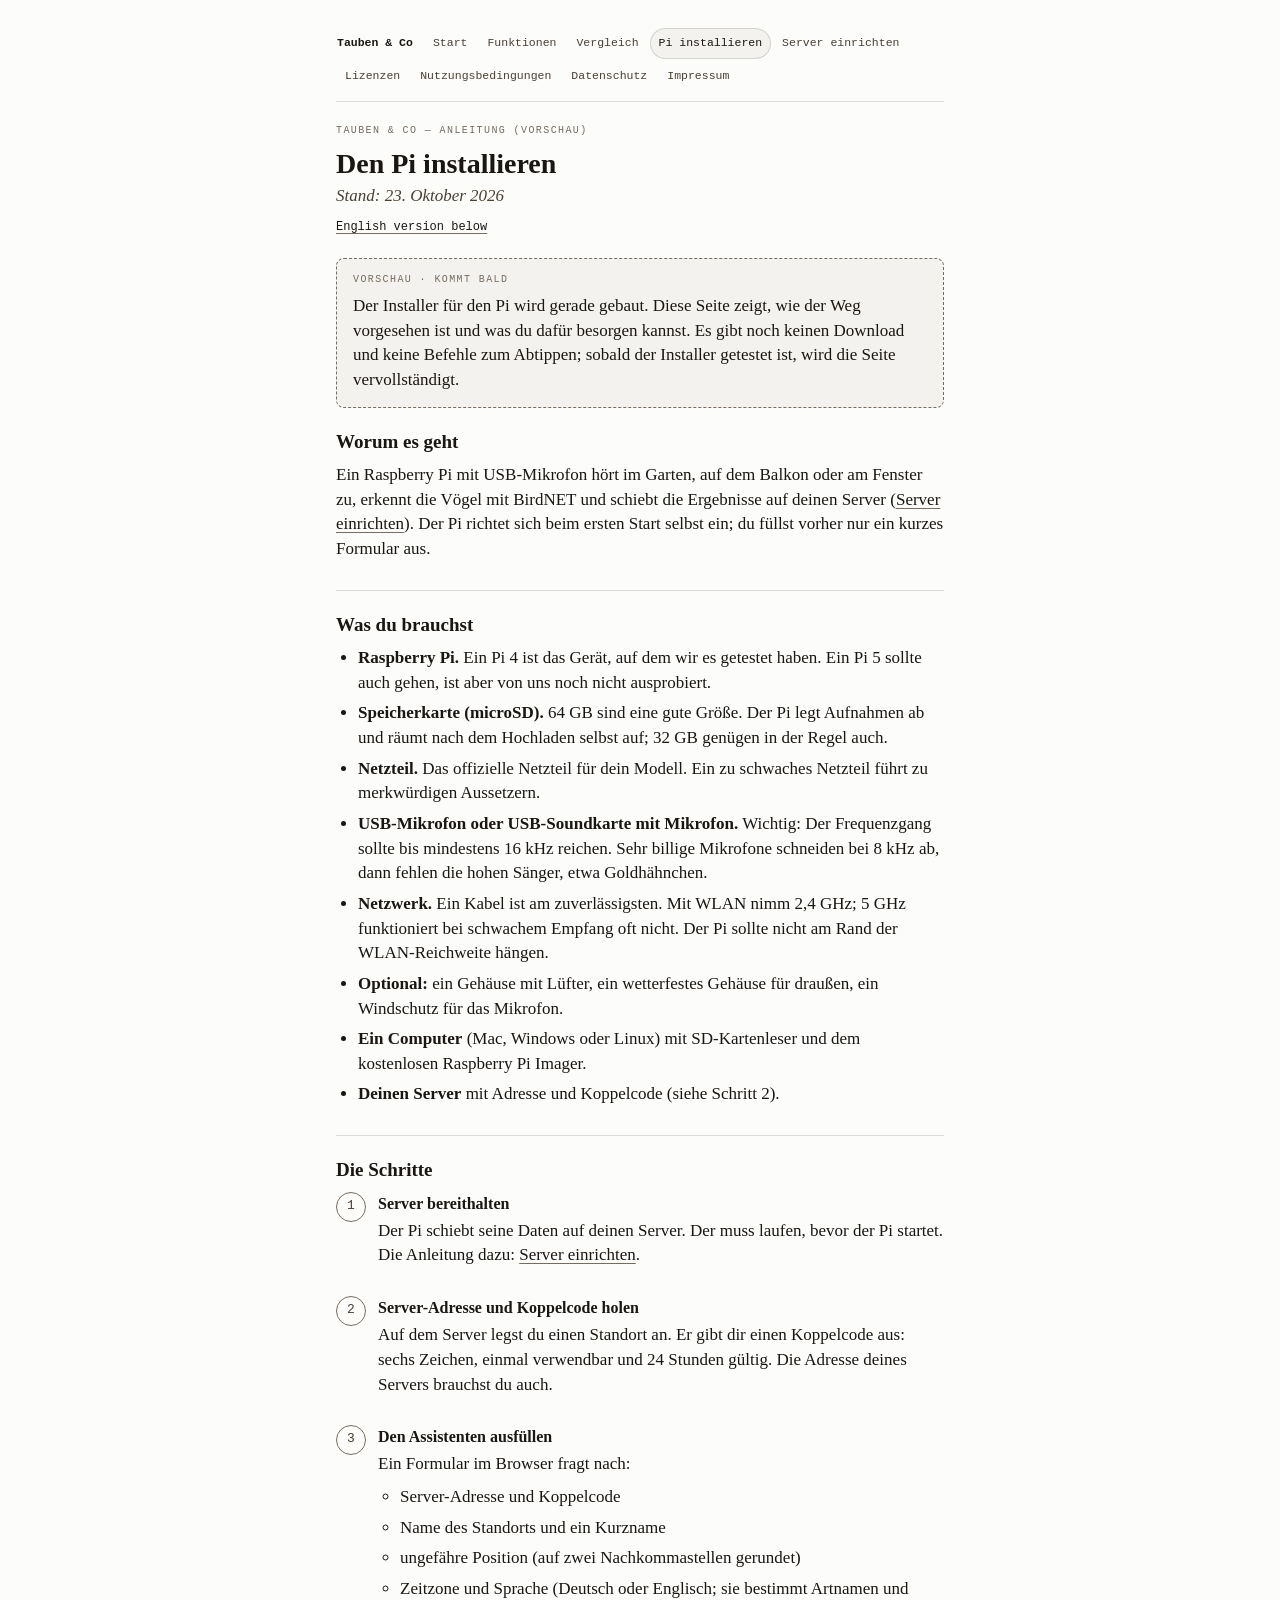
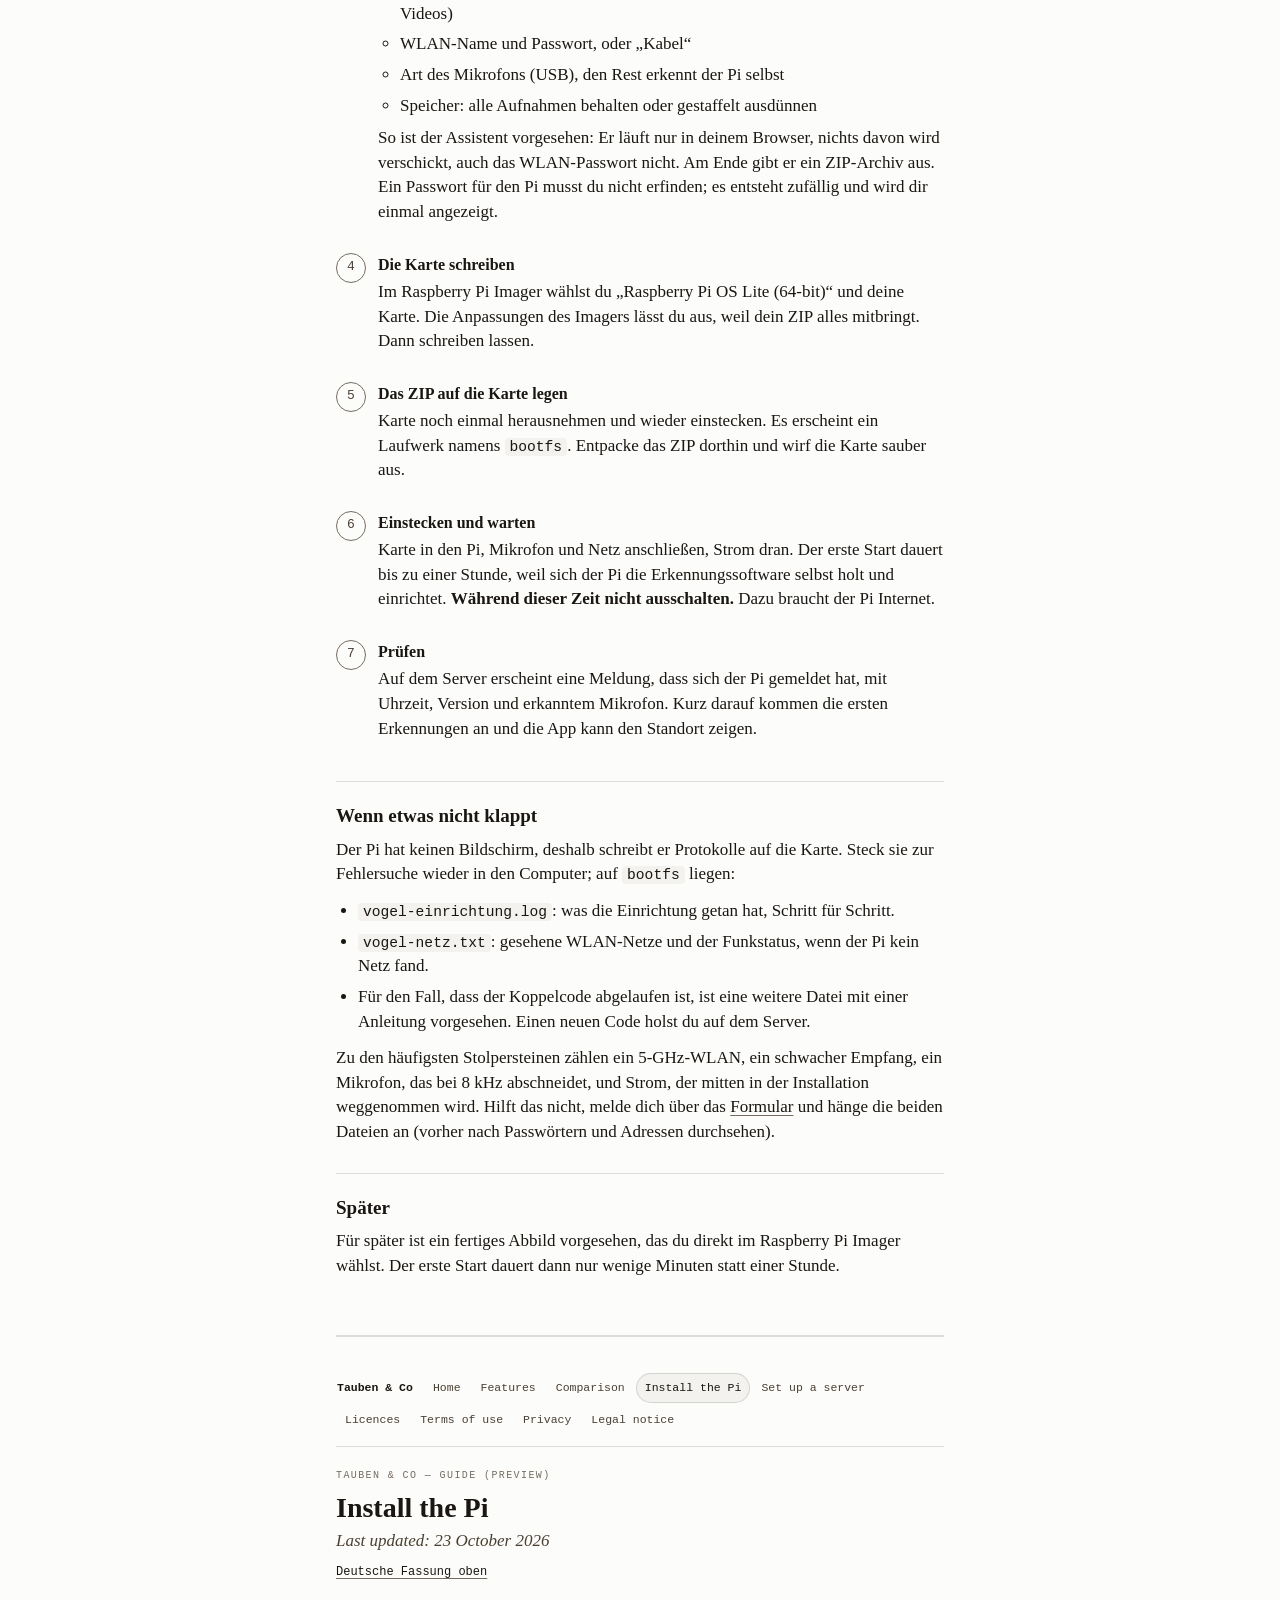
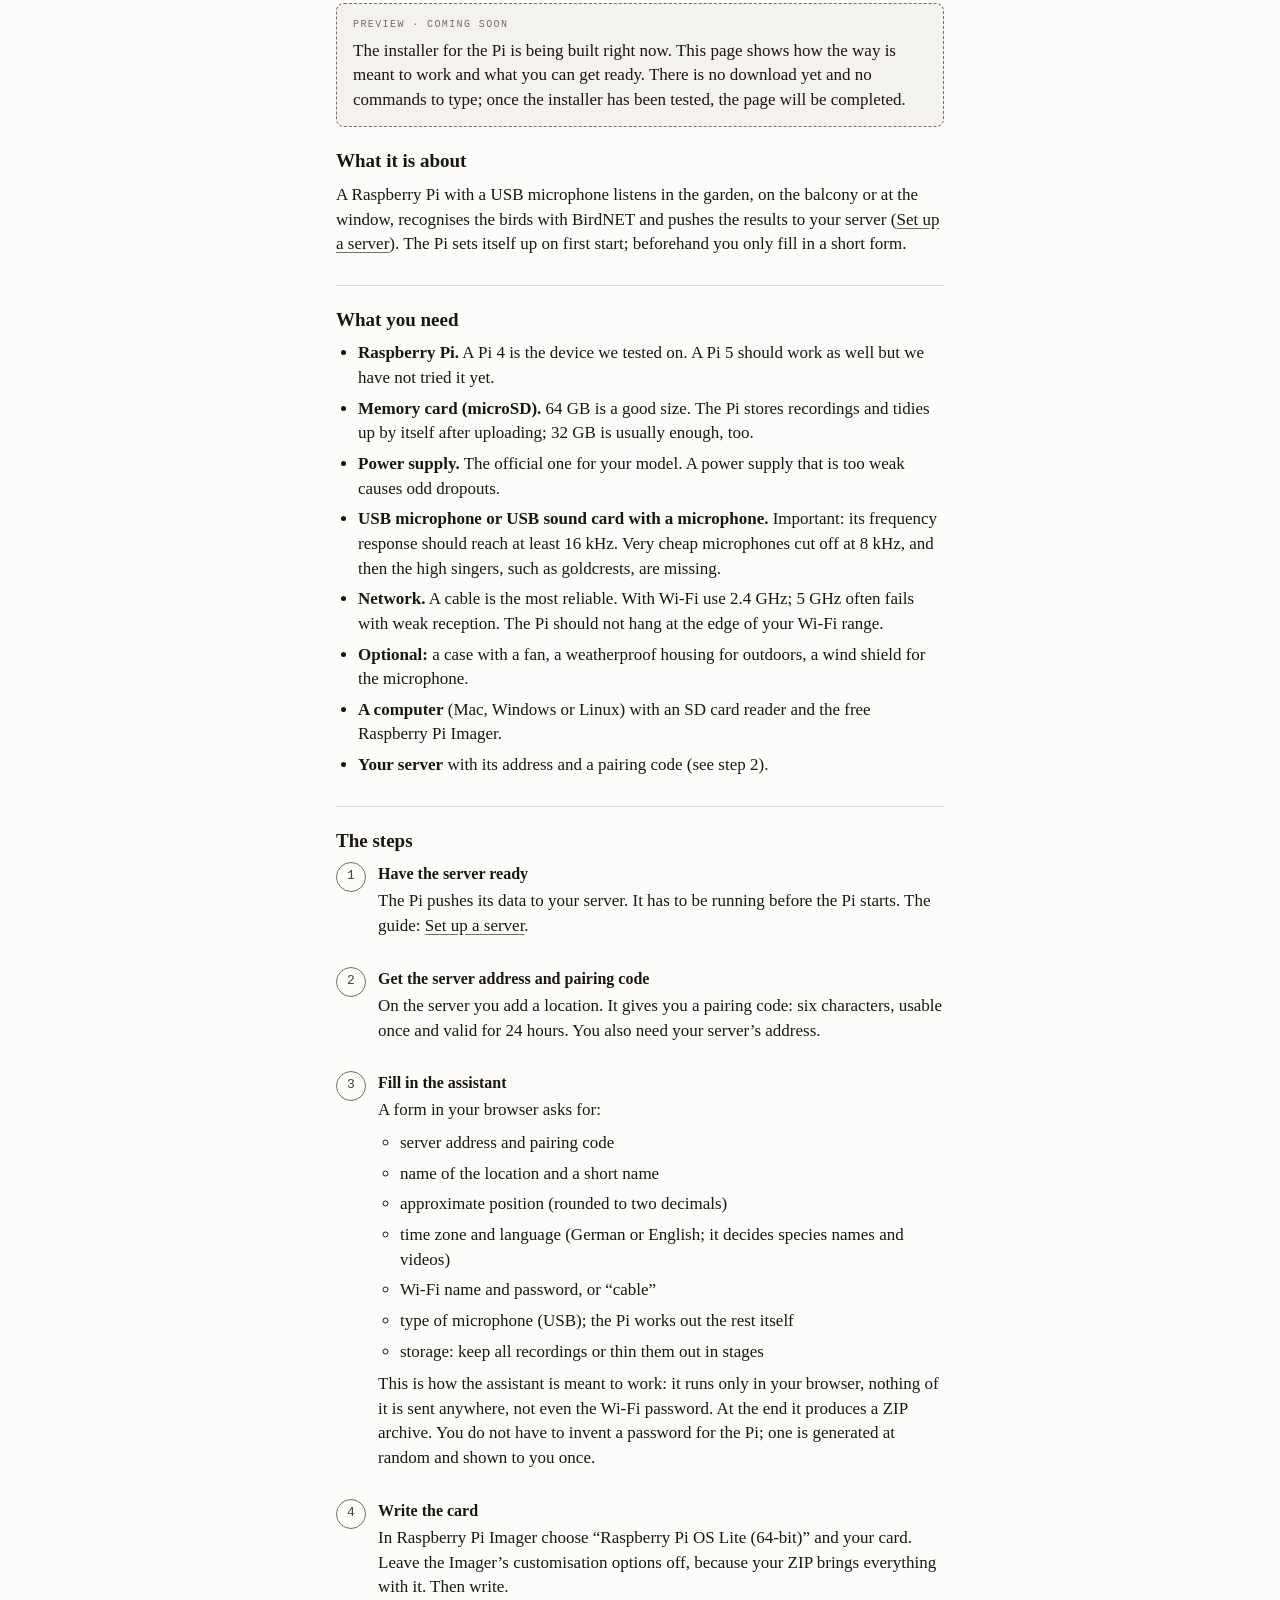
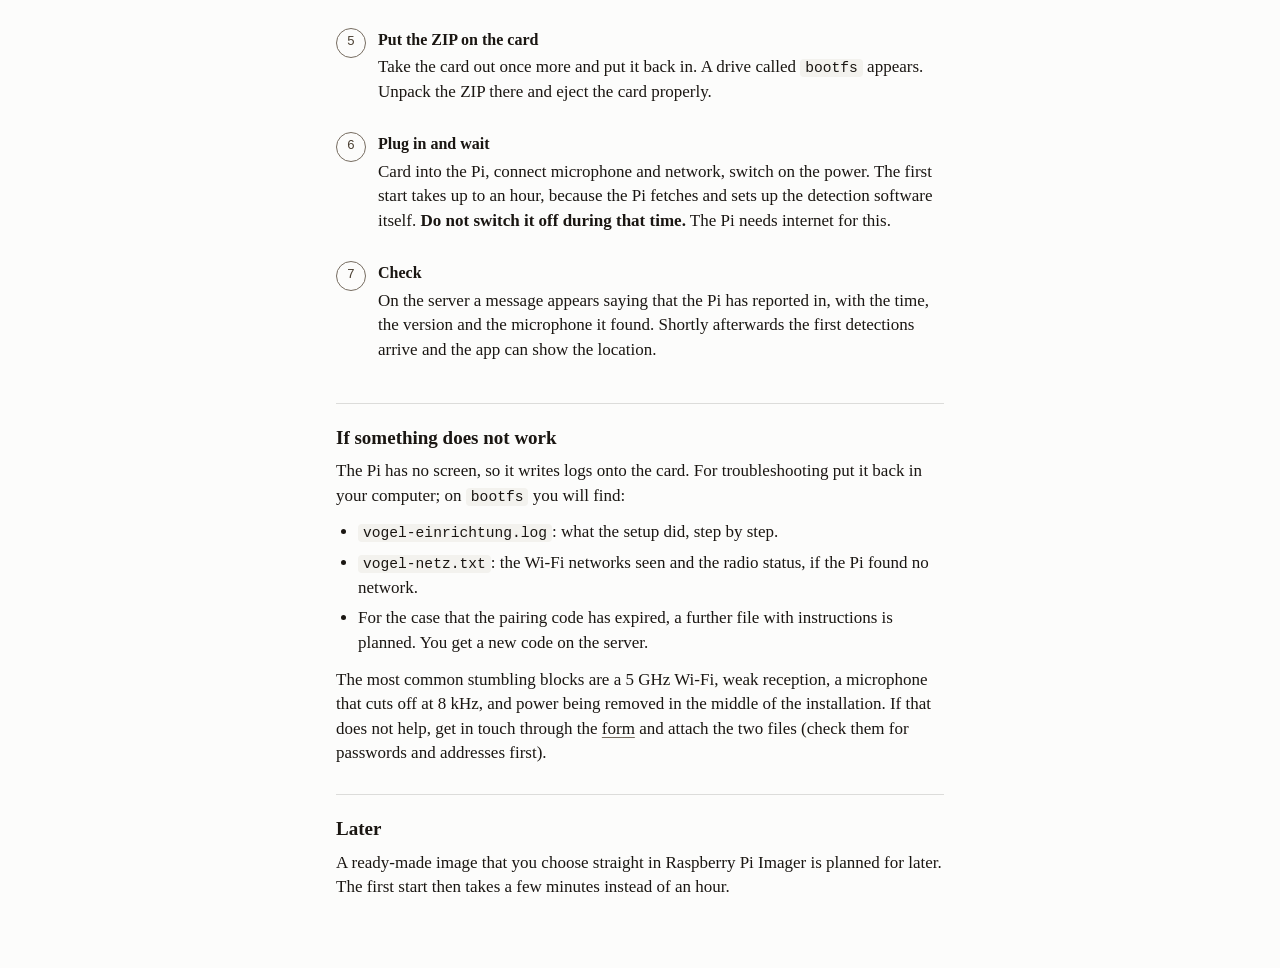
<file: pi-installieren.html>
<!doctype html>
<html lang="de">
<head>
<meta charset="utf-8">
<meta name="viewport" content="width=device-width, initial-scale=1">
<meta name="robots" content="noindex">
<meta name="description" content="Vorschau: so soll der Raspberry Pi für Tauben &amp; Co eingerichtet werden.">
<title>Pi installieren — Tauben &amp; Co · Install the Pi</title>
<link rel="stylesheet" href="stil.css">
</head>
<body>
<main>

<section id="de" lang="de">
  <nav class="nav" aria-label="Seiten"><a class="marke" href="index.html">Tauben &amp; Co</a><a href="index.html">Start</a><a href="funktionen.html">Funktionen</a><a href="vergleich.html">Vergleich</a><a href="pi-installieren.html" aria-current="page">Pi installieren</a><a href="server-einrichten.html">Server einrichten</a><a href="lizenzen.html">Lizenzen</a><a href="nutzungsbedingungen.html">Nutzungsbedingungen</a><a href="datenschutz.html">Datenschutz</a><a href="impressum.html">Impressum</a></nav>
  <p class="pre">Tauben &amp; Co — Anleitung (Vorschau)</p>
  <h1>Den Pi installieren</h1>
  <p class="stand">Stand: 23. Oktober 2026</p>
  <p class="sprachhinweis"><a href="#en" hreflang="en">English version below</a></p>

  <div class="hinweis">
    <span class="kopf">Vorschau · kommt bald</span>
    <p>Der Installer für den Pi wird gerade gebaut. Diese Seite zeigt, wie der Weg
      vorgesehen ist und was du dafür besorgen kannst. Es gibt noch keinen Download und
      keine Befehle zum Abtippen; sobald der Installer getestet ist, wird die Seite
      vervollständigt.</p>
  </div>

  <h2 class="erste">Worum es geht</h2>
  <p>
    Ein Raspberry Pi mit USB-Mikrofon hört im Garten, auf dem Balkon oder am Fenster zu,
    erkennt die Vögel mit BirdNET und schiebt die Ergebnisse auf deinen Server
    (<a href="server-einrichten.html">Server einrichten</a>). Der Pi richtet sich beim ersten
    Start selbst ein; du füllst vorher nur ein kurzes Formular aus.
  </p>

  <h2>Was du brauchst</h2>
  <ul>
    <li><strong>Raspberry Pi.</strong> Ein Pi 4 ist das Gerät, auf dem wir es getestet haben. Ein Pi 5
      sollte auch gehen, ist aber von uns noch nicht ausprobiert.</li>
    <li><strong>Speicherkarte (microSD).</strong> 64 GB sind eine gute Größe. Der Pi legt Aufnahmen
      ab und räumt nach dem Hochladen selbst auf; 32 GB genügen in der Regel auch.</li>
    <li><strong>Netzteil.</strong> Das offizielle Netzteil für dein Modell. Ein zu schwaches
      Netzteil führt zu merkwürdigen Aussetzern.</li>
    <li><strong>USB-Mikrofon oder USB-Soundkarte mit Mikrofon.</strong> Wichtig: Der Frequenzgang
      sollte bis mindestens 16 kHz reichen. Sehr billige Mikrofone schneiden bei 8 kHz ab,
      dann fehlen die hohen Sänger, etwa Goldhähnchen.</li>
    <li><strong>Netzwerk.</strong> Ein Kabel ist am zuverlässigsten. Mit WLAN nimm 2,4 GHz; 5 GHz
      funktioniert bei schwachem Empfang oft nicht. Der Pi sollte nicht am Rand der
      WLAN-Reichweite hängen.</li>
    <li><strong>Optional:</strong> ein Gehäuse mit Lüfter, ein wetterfestes Gehäuse für draußen,
      ein Windschutz für das Mikrofon.</li>
    <li><strong>Ein Computer</strong> (Mac, Windows oder Linux) mit SD-Kartenleser und dem
      kostenlosen Raspberry Pi Imager.</li>
    <li><strong>Deinen Server</strong> mit Adresse und Koppelcode (siehe Schritt 2).</li>
  </ul>

  <h2>Die Schritte</h2>
  <ol class="schritte">
    <li>
      <h3>Server bereithalten</h3>
      <p>Der Pi schiebt seine Daten auf deinen Server. Der muss laufen, bevor der Pi startet.
        Die Anleitung dazu: <a href="server-einrichten.html">Server einrichten</a>.</p>
    </li>
    <li>
      <h3>Server-Adresse und Koppelcode holen</h3>
      <p>Auf dem Server legst du einen Standort an. Er gibt dir einen Koppelcode aus: sechs
        Zeichen, einmal verwendbar und 24 Stunden gültig. Die Adresse deines Servers brauchst
        du auch.</p>
    </li>
    <li>
      <h3>Den Assistenten ausfüllen</h3>
      <p>Ein Formular im Browser fragt nach:</p>
      <ul>
        <li>Server-Adresse und Koppelcode</li>
        <li>Name des Standorts und ein Kurzname</li>
        <li>ungefähre Position (auf zwei Nachkommastellen gerundet)</li>
        <li>Zeitzone und Sprache (Deutsch oder Englisch; sie bestimmt Artnamen und Videos)</li>
        <li>WLAN-Name und Passwort, oder „Kabel“</li>
        <li>Art des Mikrofons (USB), den Rest erkennt der Pi selbst</li>
        <li>Speicher: alle Aufnahmen behalten oder gestaffelt ausdünnen</li>
      </ul>
      <p>So ist der Assistent vorgesehen: Er läuft nur in deinem Browser, nichts davon wird
        verschickt, auch das WLAN-Passwort nicht. Am Ende gibt er ein ZIP-Archiv aus. Ein
        Passwort für den Pi musst du nicht erfinden; es entsteht zufällig und wird dir einmal
        angezeigt.</p>
    </li>
    <li>
      <h3>Die Karte schreiben</h3>
      <p>Im Raspberry Pi Imager wählst du „Raspberry Pi OS Lite (64-bit)“ und deine Karte. Die
        Anpassungen des Imagers lässt du aus, weil dein ZIP alles mitbringt. Dann schreiben
        lassen.</p>
    </li>
    <li>
      <h3>Das ZIP auf die Karte legen</h3>
      <p>Karte noch einmal herausnehmen und wieder einstecken. Es erscheint ein Laufwerk
        namens <code>bootfs</code>. Entpacke das ZIP dorthin und wirf die Karte sauber aus.</p>
    </li>
    <li>
      <h3>Einstecken und warten</h3>
      <p>Karte in den Pi, Mikrofon und Netz anschließen, Strom dran. Der erste Start dauert
        bis zu einer Stunde, weil sich der Pi die Erkennungssoftware selbst holt und einrichtet.
        <strong>Während dieser Zeit nicht ausschalten.</strong> Dazu braucht der Pi
        Internet.</p>
    </li>
    <li>
      <h3>Prüfen</h3>
      <p>Auf dem Server erscheint eine Meldung, dass sich der Pi gemeldet hat, mit Uhrzeit,
        Version und erkanntem Mikrofon. Kurz darauf kommen die ersten Erkennungen an und
        die App kann den Standort zeigen.</p>
    </li>
  </ol>

  <h2>Wenn etwas nicht klappt</h2>
  <p>
    Der Pi hat keinen Bildschirm, deshalb schreibt er Protokolle auf die Karte. Steck sie
    zur Fehlersuche wieder in den Computer; auf <code>bootfs</code> liegen:
  </p>
  <ul>
    <li><code>vogel-einrichtung.log</code>: was die Einrichtung getan hat, Schritt für Schritt.</li>
    <li><code>vogel-netz.txt</code>: gesehene WLAN-Netze und der Funkstatus, wenn der Pi kein Netz fand.</li>
    <li>Für den Fall, dass der Koppelcode abgelaufen ist, ist eine weitere Datei mit einer
      Anleitung vorgesehen. Einen neuen Code holst du auf dem Server.</li>
  </ul>
  <p>
    Zu den häufigsten Stolpersteinen zählen ein 5-GHz-WLAN, ein schwacher Empfang, ein
    Mikrofon, das bei 8 kHz abschneidet, und Strom, der mitten in der Installation
    weggenommen wird. Hilft das nicht, melde dich über das
    <a href="https://github.com/Yannick158/taubenundco-support/issues/new/choose">Formular</a>
    und hänge die beiden Dateien an (vorher nach Passwörtern und Adressen durchsehen).
  </p>

  <h2>Später</h2>
  <p>
    Für später ist ein fertiges Abbild vorgesehen, das du direkt im Raspberry Pi Imager
    wählst. Der erste Start dauert dann nur wenige Minuten statt einer Stunde.
  </p>

</section>

<section id="en" lang="en">
  <nav class="nav" aria-label="Pages"><a class="marke" href="index.html">Tauben &amp; Co</a><a href="index.html">Home</a><a href="funktionen.html">Features</a><a href="vergleich.html">Comparison</a><a href="pi-installieren.html" aria-current="page">Install the Pi</a><a href="server-einrichten.html">Set up a server</a><a href="lizenzen.html">Licences</a><a href="nutzungsbedingungen.html">Terms of use</a><a href="datenschutz.html">Privacy</a><a href="impressum.html">Legal notice</a></nav>
  <p class="pre">Tauben &amp; Co — guide (preview)</p>
  <h1>Install the Pi</h1>
  <p class="stand">Last updated: 23 October 2026</p>
  <p class="sprachhinweis"><a href="#de" hreflang="de">Deutsche Fassung oben</a></p>

  <div class="hinweis">
    <span class="kopf">Preview · coming soon</span>
    <p>The installer for the Pi is being built right now. This page shows how the way is
      meant to work and what you can get ready. There is no download yet and no commands to
      type; once the installer has been tested, the page will be completed.</p>
  </div>

  <h2 class="erste">What it is about</h2>
  <p>
    A Raspberry Pi with a USB microphone listens in the garden, on the balcony or at the
    window, recognises the birds with BirdNET and pushes the results to your server
    (<a href="server-einrichten.html#en">Set up a server</a>). The Pi sets itself up on first
    start; beforehand you only fill in a short form.
  </p>

  <h2>What you need</h2>
  <ul>
    <li><strong>Raspberry Pi.</strong> A Pi 4 is the device we tested on. A Pi 5 should work as
      well but we have not tried it yet.</li>
    <li><strong>Memory card (microSD).</strong> 64 GB is a good size. The Pi stores recordings and
      tidies up by itself after uploading; 32 GB is usually enough, too.</li>
    <li><strong>Power supply.</strong> The official one for your model. A power supply that is too
      weak causes odd dropouts.</li>
    <li><strong>USB microphone or USB sound card with a microphone.</strong> Important: its
      frequency response should reach at least 16 kHz. Very cheap microphones cut off at
      8 kHz, and then the high singers, such as goldcrests, are missing.</li>
    <li><strong>Network.</strong> A cable is the most reliable. With Wi-Fi use 2.4 GHz; 5 GHz often
      fails with weak reception. The Pi should not hang at the edge of your Wi-Fi range.</li>
    <li><strong>Optional:</strong> a case with a fan, a weatherproof housing for outdoors, a wind
      shield for the microphone.</li>
    <li><strong>A computer</strong> (Mac, Windows or Linux) with an SD card reader and the free
      Raspberry Pi Imager.</li>
    <li><strong>Your server</strong> with its address and a pairing code (see step 2).</li>
  </ul>

  <h2>The steps</h2>
  <ol class="schritte">
    <li>
      <h3>Have the server ready</h3>
      <p>The Pi pushes its data to your server. It has to be running before the Pi starts.
        The guide: <a href="server-einrichten.html#en">Set up a server</a>.</p>
    </li>
    <li>
      <h3>Get the server address and pairing code</h3>
      <p>On the server you add a location. It gives you a pairing code: six characters, usable
        once and valid for 24 hours. You also need your server’s address.</p>
    </li>
    <li>
      <h3>Fill in the assistant</h3>
      <p>A form in your browser asks for:</p>
      <ul>
        <li>server address and pairing code</li>
        <li>name of the location and a short name</li>
        <li>approximate position (rounded to two decimals)</li>
        <li>time zone and language (German or English; it decides species names and videos)</li>
        <li>Wi-Fi name and password, or “cable”</li>
        <li>type of microphone (USB); the Pi works out the rest itself</li>
        <li>storage: keep all recordings or thin them out in stages</li>
      </ul>
      <p>This is how the assistant is meant to work: it runs only in your browser, nothing of it
        is sent anywhere, not even the Wi-Fi password. At the end it produces a ZIP archive.
        You do not have to invent a password for the Pi; one is generated at random and shown
        to you once.</p>
    </li>
    <li>
      <h3>Write the card</h3>
      <p>In Raspberry Pi Imager choose “Raspberry Pi OS Lite (64-bit)” and your card. Leave the
        Imager’s customisation options off, because your ZIP brings everything with it. Then
        write.</p>
    </li>
    <li>
      <h3>Put the ZIP on the card</h3>
      <p>Take the card out once more and put it back in. A drive called <code>bootfs</code>
        appears. Unpack the ZIP there and eject the card properly.</p>
    </li>
    <li>
      <h3>Plug in and wait</h3>
      <p>Card into the Pi, connect microphone and network, switch on the power. The first start
        takes up to an hour, because the Pi fetches and sets up the detection software itself.
        <strong>Do not switch it off during that time.</strong> The Pi needs internet for this.</p>
    </li>
    <li>
      <h3>Check</h3>
      <p>On the server a message appears saying that the Pi has reported in, with the time, the
        version and the microphone it found. Shortly afterwards the first detections arrive and
        the app can show the location.</p>
    </li>
  </ol>

  <h2>If something does not work</h2>
  <p>
    The Pi has no screen, so it writes logs onto the card. For troubleshooting put it back in
    your computer; on <code>bootfs</code> you will find:
  </p>
  <ul>
    <li><code>vogel-einrichtung.log</code>: what the setup did, step by step.</li>
    <li><code>vogel-netz.txt</code>: the Wi-Fi networks seen and the radio status, if the Pi found no network.</li>
    <li>For the case that the pairing code has expired, a further file with instructions is
      planned. You get a new code on the server.</li>
  </ul>
  <p>
    The most common stumbling blocks are a 5 GHz Wi-Fi, weak reception, a microphone that cuts
    off at 8 kHz, and power being removed in the middle of the installation. If that does not
    help, get in touch through the
    <a href="https://github.com/Yannick158/taubenundco-support/issues/new/choose">form</a> and
    attach the two files (check them for passwords and addresses first).
  </p>

  <h2>Later</h2>
  <p>
    A ready-made image that you choose straight in Raspberry Pi Imager is planned for later.
    The first start then takes a few minutes instead of an hour.
  </p>

</section>

</main>
</body>
</html>
</file>
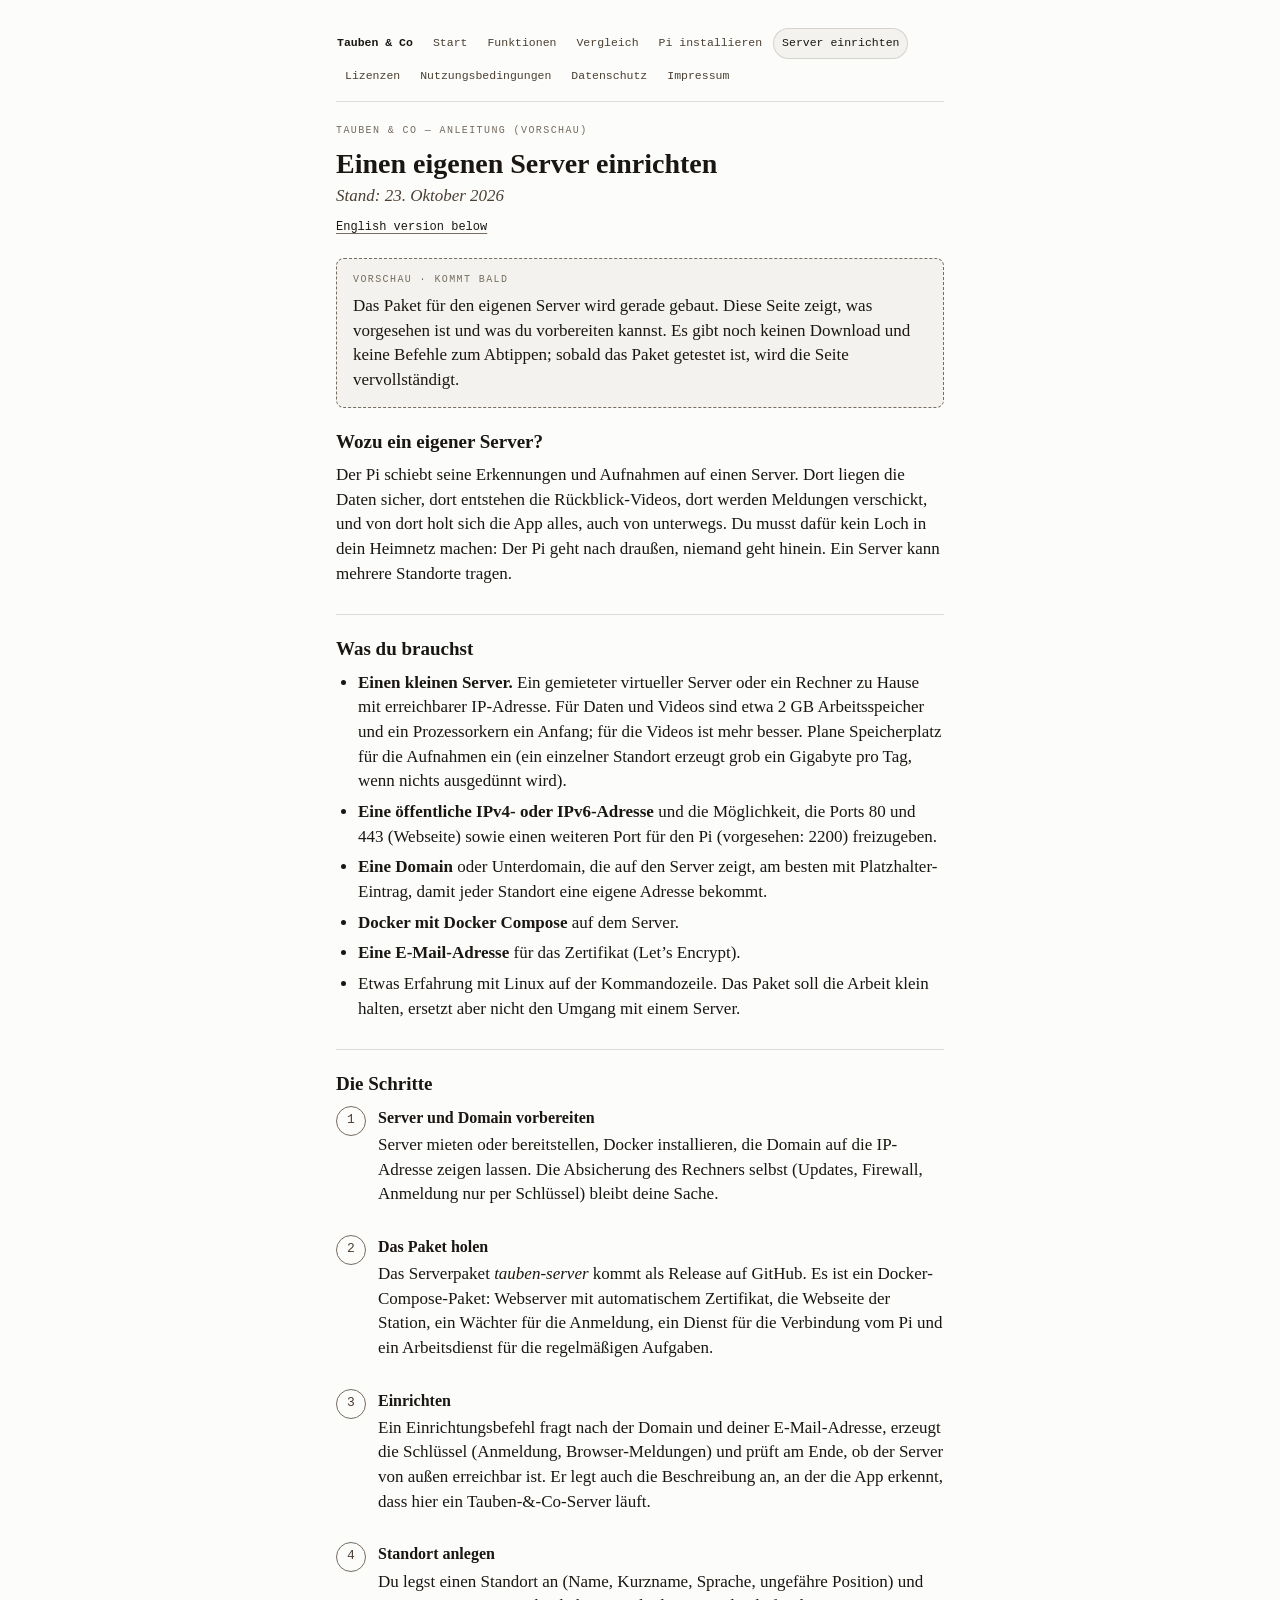
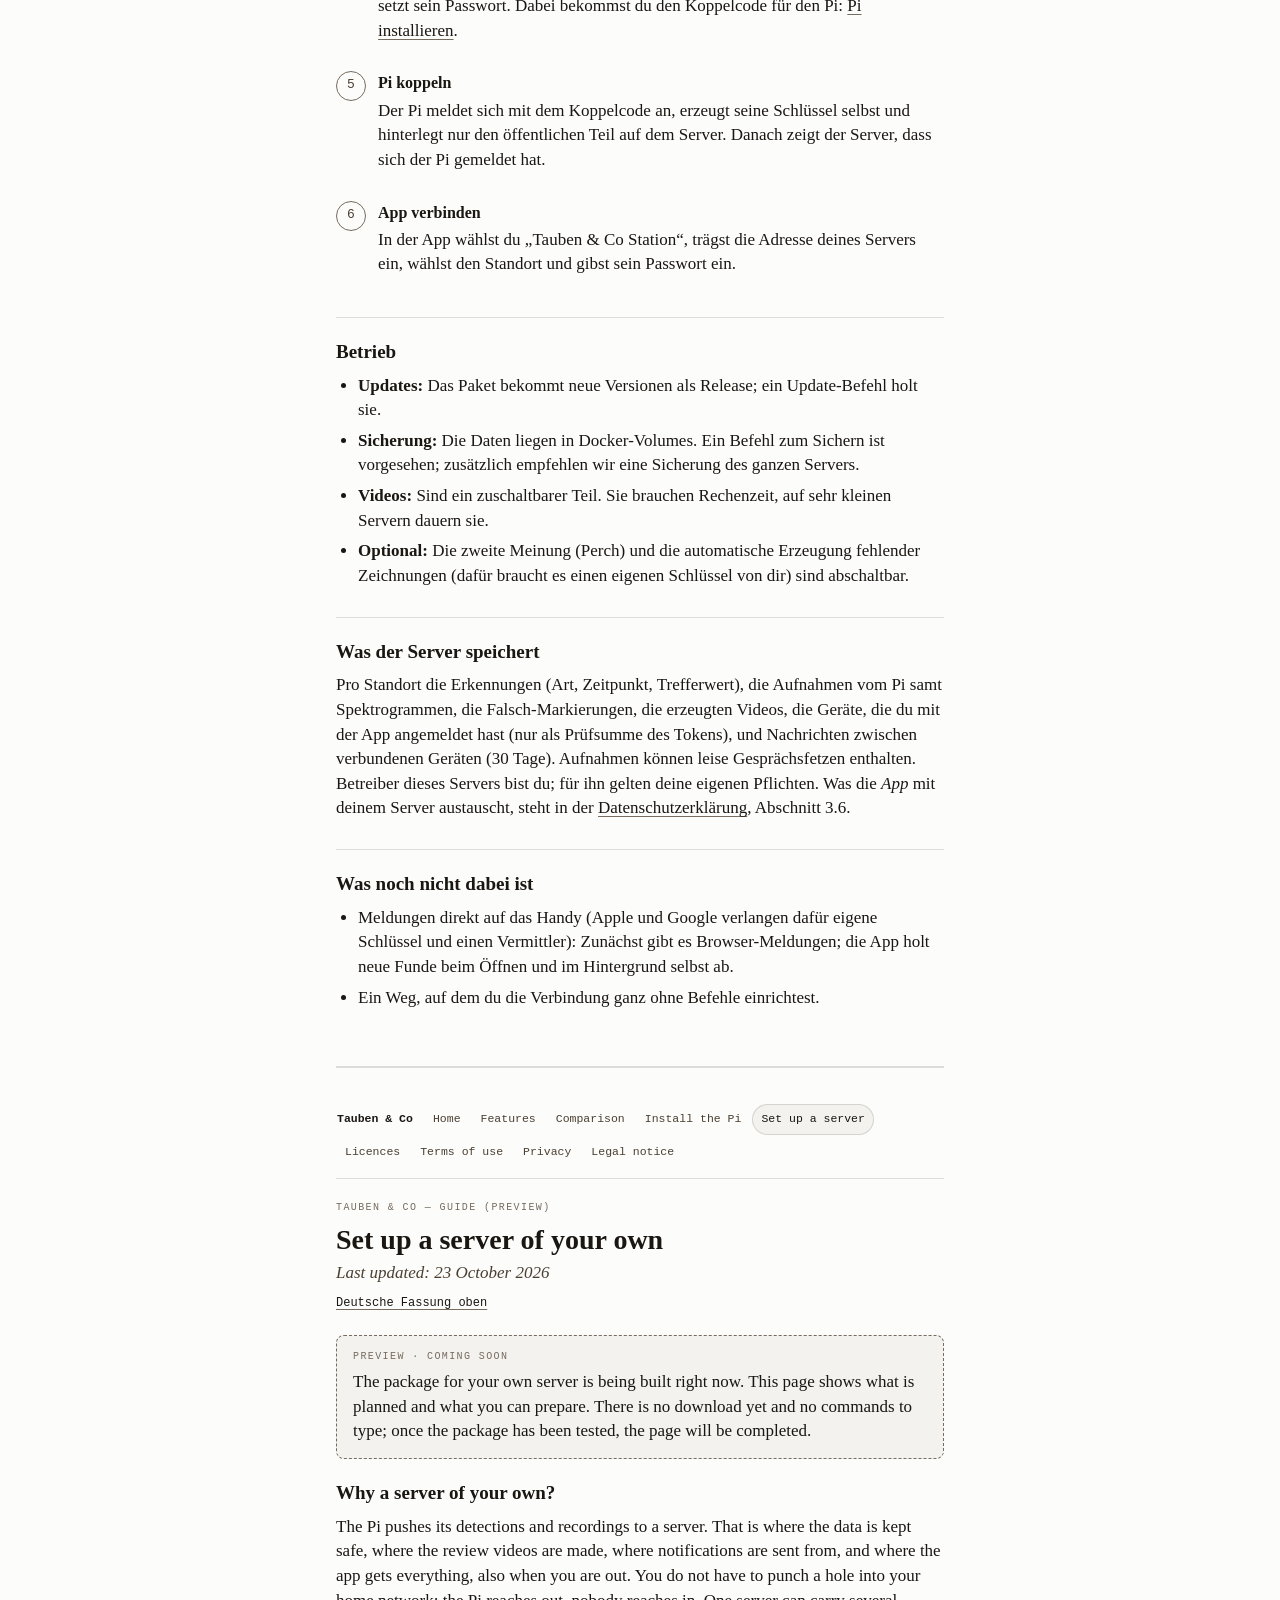
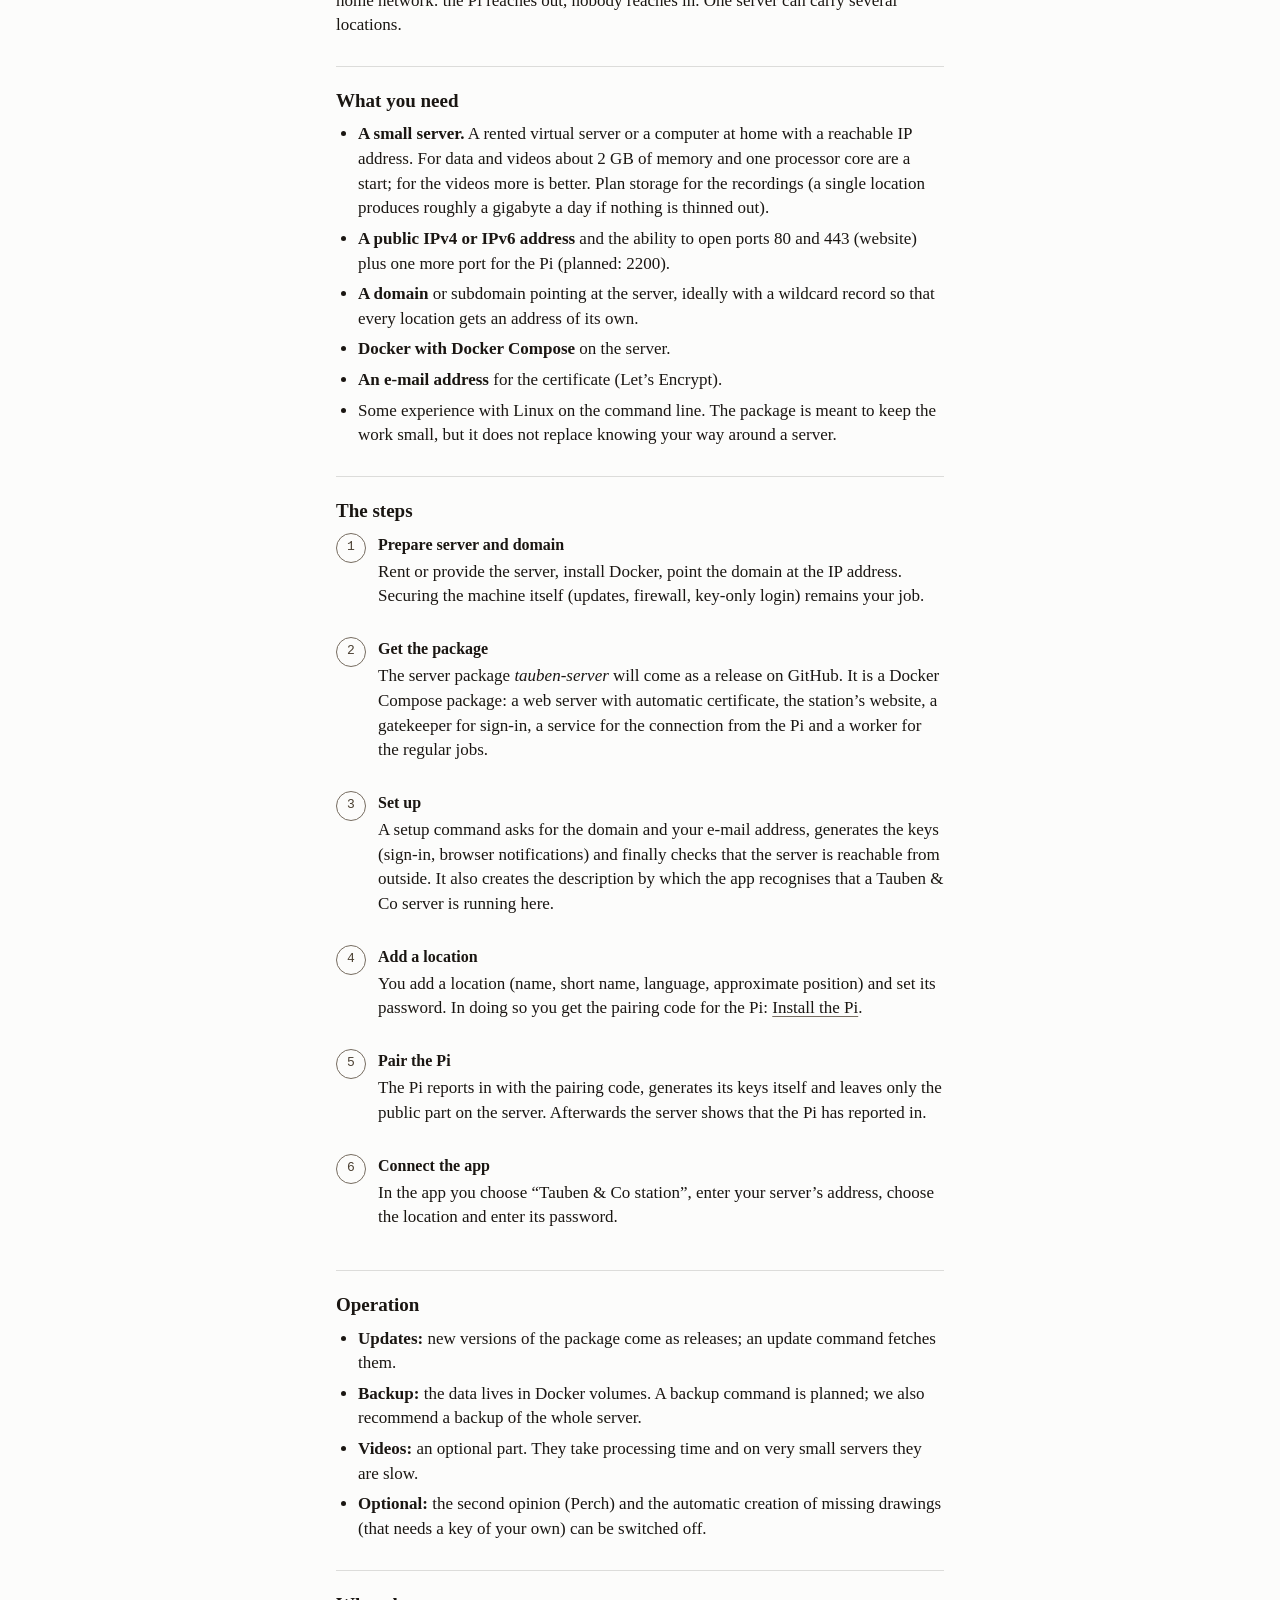
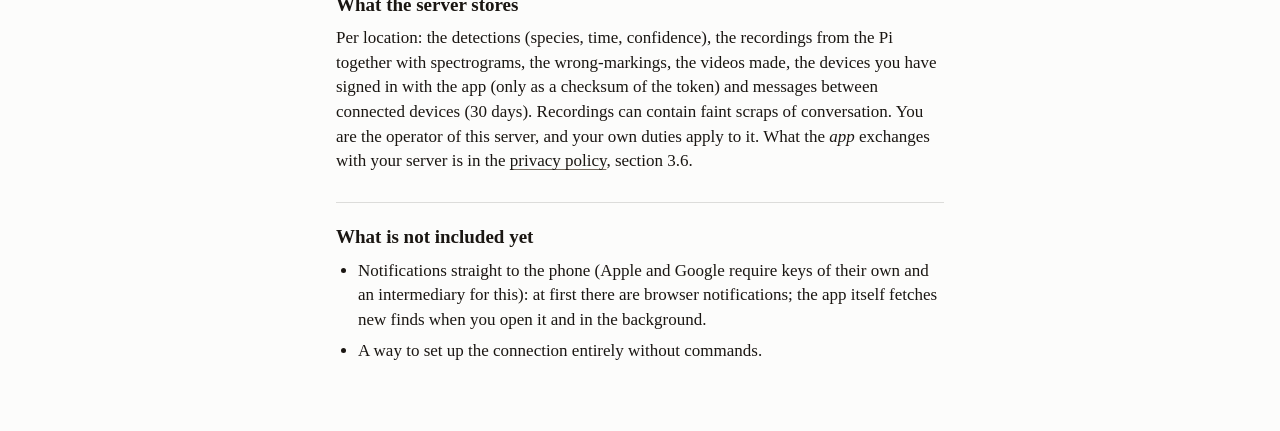
<file: server-einrichten.html>
<!doctype html>
<html lang="de">
<head>
<meta charset="utf-8">
<meta name="viewport" content="width=device-width, initial-scale=1">
<meta name="robots" content="noindex">
<meta name="description" content="Vorschau: so soll der eigene Server für Tauben &amp; Co eingerichtet werden.">
<title>Server einrichten — Tauben &amp; Co · Set up a server</title>
<link rel="stylesheet" href="stil.css">
</head>
<body>
<main>

<section id="de" lang="de">
  <nav class="nav" aria-label="Seiten"><a class="marke" href="index.html">Tauben &amp; Co</a><a href="index.html">Start</a><a href="funktionen.html">Funktionen</a><a href="vergleich.html">Vergleich</a><a href="pi-installieren.html">Pi installieren</a><a href="server-einrichten.html" aria-current="page">Server einrichten</a><a href="lizenzen.html">Lizenzen</a><a href="nutzungsbedingungen.html">Nutzungsbedingungen</a><a href="datenschutz.html">Datenschutz</a><a href="impressum.html">Impressum</a></nav>
  <p class="pre">Tauben &amp; Co — Anleitung (Vorschau)</p>
  <h1>Einen eigenen Server einrichten</h1>
  <p class="stand">Stand: 23. Oktober 2026</p>
  <p class="sprachhinweis"><a href="#en" hreflang="en">English version below</a></p>

  <div class="hinweis">
    <span class="kopf">Vorschau · kommt bald</span>
    <p>Das Paket für den eigenen Server wird gerade gebaut. Diese Seite zeigt, was
      vorgesehen ist und was du vorbereiten kannst. Es gibt noch keinen Download und keine
      Befehle zum Abtippen; sobald das Paket getestet ist, wird die Seite vervollständigt.</p>
  </div>

  <h2 class="erste">Wozu ein eigener Server?</h2>
  <p>
    Der Pi schiebt seine Erkennungen und Aufnahmen auf einen Server. Dort liegen die Daten
    sicher, dort entstehen die Rückblick-Videos, dort werden Meldungen verschickt, und von dort
    holt sich die App alles, auch von unterwegs. Du musst dafür kein Loch in dein Heimnetz
    machen: Der Pi geht nach draußen, niemand geht hinein. Ein Server kann mehrere Standorte
    tragen.
  </p>

  <h2>Was du brauchst</h2>
  <ul>
    <li><strong>Einen kleinen Server.</strong> Ein gemieteter virtueller Server oder ein Rechner
      zu Hause mit erreichbarer IP-Adresse. Für Daten und Videos sind etwa 2 GB Arbeitsspeicher
      und ein Prozessorkern ein Anfang; für die Videos ist mehr besser. Plane Speicherplatz für
      die Aufnahmen ein (ein einzelner Standort erzeugt grob ein Gigabyte pro Tag, wenn nichts
      ausgedünnt wird).</li>
    <li><strong>Eine öffentliche IPv4- oder IPv6-Adresse</strong> und die Möglichkeit, die Ports 80
      und 443 (Webseite) sowie einen weiteren Port für den Pi (vorgesehen: 2200) freizugeben.</li>
    <li><strong>Eine Domain</strong> oder Unterdomain, die auf den Server zeigt, am besten mit
      Platzhalter-Eintrag, damit jeder Standort eine eigene Adresse bekommt.</li>
    <li><strong>Docker mit Docker Compose</strong> auf dem Server.</li>
    <li><strong>Eine E-Mail-Adresse</strong> für das Zertifikat (Let’s Encrypt).</li>
    <li>Etwas Erfahrung mit Linux auf der Kommandozeile. Das Paket soll die Arbeit klein
      halten, ersetzt aber nicht den Umgang mit einem Server.</li>
  </ul>

  <h2>Die Schritte</h2>
  <ol class="schritte">
    <li>
      <h3>Server und Domain vorbereiten</h3>
      <p>Server mieten oder bereitstellen, Docker installieren, die Domain auf die
        IP-Adresse zeigen lassen. Die Absicherung des Rechners selbst (Updates, Firewall,
        Anmeldung nur per Schlüssel) bleibt deine Sache.</p>
    </li>
    <li>
      <h3>Das Paket holen</h3>
      <p>Das Serverpaket <em>tauben-server</em> kommt als Release auf GitHub. Es ist ein
        Docker-Compose-Paket: Webserver mit automatischem Zertifikat, die Webseite der
        Station, ein Wächter für die Anmeldung, ein Dienst für die Verbindung vom Pi und ein
        Arbeitsdienst für die regelmäßigen Aufgaben.</p>
    </li>
    <li>
      <h3>Einrichten</h3>
      <p>Ein Einrichtungsbefehl fragt nach der Domain und deiner E-Mail-Adresse, erzeugt die
        Schlüssel (Anmeldung, Browser-Meldungen) und prüft am Ende, ob der Server von außen
        erreichbar ist. Er legt auch die Beschreibung an, an der die App erkennt, dass hier
        ein Tauben-&amp;-Co-Server läuft.</p>
    </li>
    <li>
      <h3>Standort anlegen</h3>
      <p>Du legst einen Standort an (Name, Kurzname, Sprache, ungefähre Position) und setzt sein
        Passwort. Dabei bekommst du den Koppelcode für den Pi:
        <a href="pi-installieren.html">Pi installieren</a>.</p>
    </li>
    <li>
      <h3>Pi koppeln</h3>
      <p>Der Pi meldet sich mit dem Koppelcode an, erzeugt seine Schlüssel selbst und hinterlegt
        nur den öffentlichen Teil auf dem Server. Danach zeigt der Server, dass sich der Pi
        gemeldet hat.</p>
    </li>
    <li>
      <h3>App verbinden</h3>
      <p>In der App wählst du „Tauben &amp; Co Station“, trägst die Adresse deines Servers ein,
        wählst den Standort und gibst sein Passwort ein.</p>
    </li>
  </ol>

  <h2>Betrieb</h2>
  <ul>
    <li><strong>Updates:</strong> Das Paket bekommt neue Versionen als Release; ein Update-Befehl holt sie.</li>
    <li><strong>Sicherung:</strong> Die Daten liegen in Docker-Volumes. Ein Befehl zum Sichern ist vorgesehen; zusätzlich empfehlen wir eine Sicherung des ganzen Servers.</li>
    <li><strong>Videos:</strong> Sind ein zuschaltbarer Teil. Sie brauchen Rechenzeit, auf sehr kleinen Servern dauern sie.</li>
    <li><strong>Optional:</strong> Die zweite Meinung (Perch) und die automatische Erzeugung fehlender Zeichnungen (dafür braucht es einen eigenen Schlüssel von dir) sind abschaltbar.</li>
  </ul>

  <h2>Was der Server speichert</h2>
  <p>
    Pro Standort die Erkennungen (Art, Zeitpunkt, Trefferwert), die Aufnahmen vom Pi samt
    Spektrogrammen, die Falsch-Markierungen, die erzeugten Videos, die Geräte, die du mit
    der App angemeldet hast (nur als Prüfsumme des Tokens), und Nachrichten zwischen
    verbundenen Geräten (30 Tage). Aufnahmen können leise Gesprächsfetzen enthalten.
    Betreiber dieses Servers bist du; für ihn gelten deine eigenen Pflichten. Was die
    <em>App</em> mit deinem Server austauscht, steht in der
    <a href="datenschutz.html">Datenschutzerklärung</a>, Abschnitt 3.6.
  </p>

  <h2>Was noch nicht dabei ist</h2>
  <ul>
    <li>Meldungen direkt auf das Handy (Apple und Google verlangen dafür eigene Schlüssel
      und einen Vermittler): Zunächst gibt es Browser-Meldungen; die App holt neue Funde
      beim Öffnen und im Hintergrund selbst ab.</li>
    <li>Ein Weg, auf dem du die Verbindung ganz ohne Befehle einrichtest.</li>
  </ul>

</section>

<section id="en" lang="en">
  <nav class="nav" aria-label="Pages"><a class="marke" href="index.html">Tauben &amp; Co</a><a href="index.html">Home</a><a href="funktionen.html">Features</a><a href="vergleich.html">Comparison</a><a href="pi-installieren.html">Install the Pi</a><a href="server-einrichten.html" aria-current="page">Set up a server</a><a href="lizenzen.html">Licences</a><a href="nutzungsbedingungen.html">Terms of use</a><a href="datenschutz.html">Privacy</a><a href="impressum.html">Legal notice</a></nav>
  <p class="pre">Tauben &amp; Co — guide (preview)</p>
  <h1>Set up a server of your own</h1>
  <p class="stand">Last updated: 23 October 2026</p>
  <p class="sprachhinweis"><a href="#de" hreflang="de">Deutsche Fassung oben</a></p>

  <div class="hinweis">
    <span class="kopf">Preview · coming soon</span>
    <p>The package for your own server is being built right now. This page shows what is
      planned and what you can prepare. There is no download yet and no commands to type;
      once the package has been tested, the page will be completed.</p>
  </div>

  <h2 class="erste">Why a server of your own?</h2>
  <p>
    The Pi pushes its detections and recordings to a server. That is where the data is kept
    safe, where the review videos are made, where notifications are sent from, and where the
    app gets everything, also when you are out. You do not have to punch a hole into your home
    network: the Pi reaches out, nobody reaches in. One server can carry several locations.
  </p>

  <h2>What you need</h2>
  <ul>
    <li><strong>A small server.</strong> A rented virtual server or a computer at home with a
      reachable IP address. For data and videos about 2 GB of memory and one processor core
      are a start; for the videos more is better. Plan storage for the recordings (a single
      location produces roughly a gigabyte a day if nothing is thinned out).</li>
    <li><strong>A public IPv4 or IPv6 address</strong> and the ability to open ports 80 and 443
      (website) plus one more port for the Pi (planned: 2200).</li>
    <li><strong>A domain</strong> or subdomain pointing at the server, ideally with a wildcard
      record so that every location gets an address of its own.</li>
    <li><strong>Docker with Docker Compose</strong> on the server.</li>
    <li><strong>An e-mail address</strong> for the certificate (Let’s Encrypt).</li>
    <li>Some experience with Linux on the command line. The package is meant to keep the work
      small, but it does not replace knowing your way around a server.</li>
  </ul>

  <h2>The steps</h2>
  <ol class="schritte">
    <li>
      <h3>Prepare server and domain</h3>
      <p>Rent or provide the server, install Docker, point the domain at the IP address.
        Securing the machine itself (updates, firewall, key-only login) remains your job.</p>
    </li>
    <li>
      <h3>Get the package</h3>
      <p>The server package <em>tauben-server</em> will come as a release on GitHub. It is a
        Docker Compose package: a web server with automatic certificate, the station’s
        website, a gatekeeper for sign-in, a service for the connection from the Pi and a
        worker for the regular jobs.</p>
    </li>
    <li>
      <h3>Set up</h3>
      <p>A setup command asks for the domain and your e-mail address, generates the keys
        (sign-in, browser notifications) and finally checks that the server is reachable from
        outside. It also creates the description by which the app recognises that a
        Tauben &amp; Co server is running here.</p>
    </li>
    <li>
      <h3>Add a location</h3>
      <p>You add a location (name, short name, language, approximate position) and set its
        password. In doing so you get the pairing code for the Pi:
        <a href="pi-installieren.html#en">Install the Pi</a>.</p>
    </li>
    <li>
      <h3>Pair the Pi</h3>
      <p>The Pi reports in with the pairing code, generates its keys itself and leaves only
        the public part on the server. Afterwards the server shows that the Pi has reported in.</p>
    </li>
    <li>
      <h3>Connect the app</h3>
      <p>In the app you choose “Tauben &amp; Co station”, enter your server’s address, choose the
        location and enter its password.</p>
    </li>
  </ol>

  <h2>Operation</h2>
  <ul>
    <li><strong>Updates:</strong> new versions of the package come as releases; an update command fetches them.</li>
    <li><strong>Backup:</strong> the data lives in Docker volumes. A backup command is planned; we also recommend a backup of the whole server.</li>
    <li><strong>Videos:</strong> an optional part. They take processing time and on very small servers they are slow.</li>
    <li><strong>Optional:</strong> the second opinion (Perch) and the automatic creation of missing drawings (that needs a key of your own) can be switched off.</li>
  </ul>

  <h2>What the server stores</h2>
  <p>
    Per location: the detections (species, time, confidence), the recordings from the Pi
    together with spectrograms, the wrong-markings, the videos made, the devices you have signed
    in with the app (only as a checksum of the token) and messages between connected devices
    (30 days). Recordings can contain faint scraps of conversation. You are the operator of this
    server, and your own duties apply to it. What the <em>app</em> exchanges with your server is
    in the <a href="datenschutz.html#en">privacy policy</a>, section 3.6.
  </p>

  <h2>What is not included yet</h2>
  <ul>
    <li>Notifications straight to the phone (Apple and Google require keys of their own and an
      intermediary for this): at first there are browser notifications; the app itself fetches
      new finds when you open it and in the background.</li>
    <li>A way to set up the connection entirely without commands.</li>
  </ul>

</section>

</main>
</body>
</html>
</file>
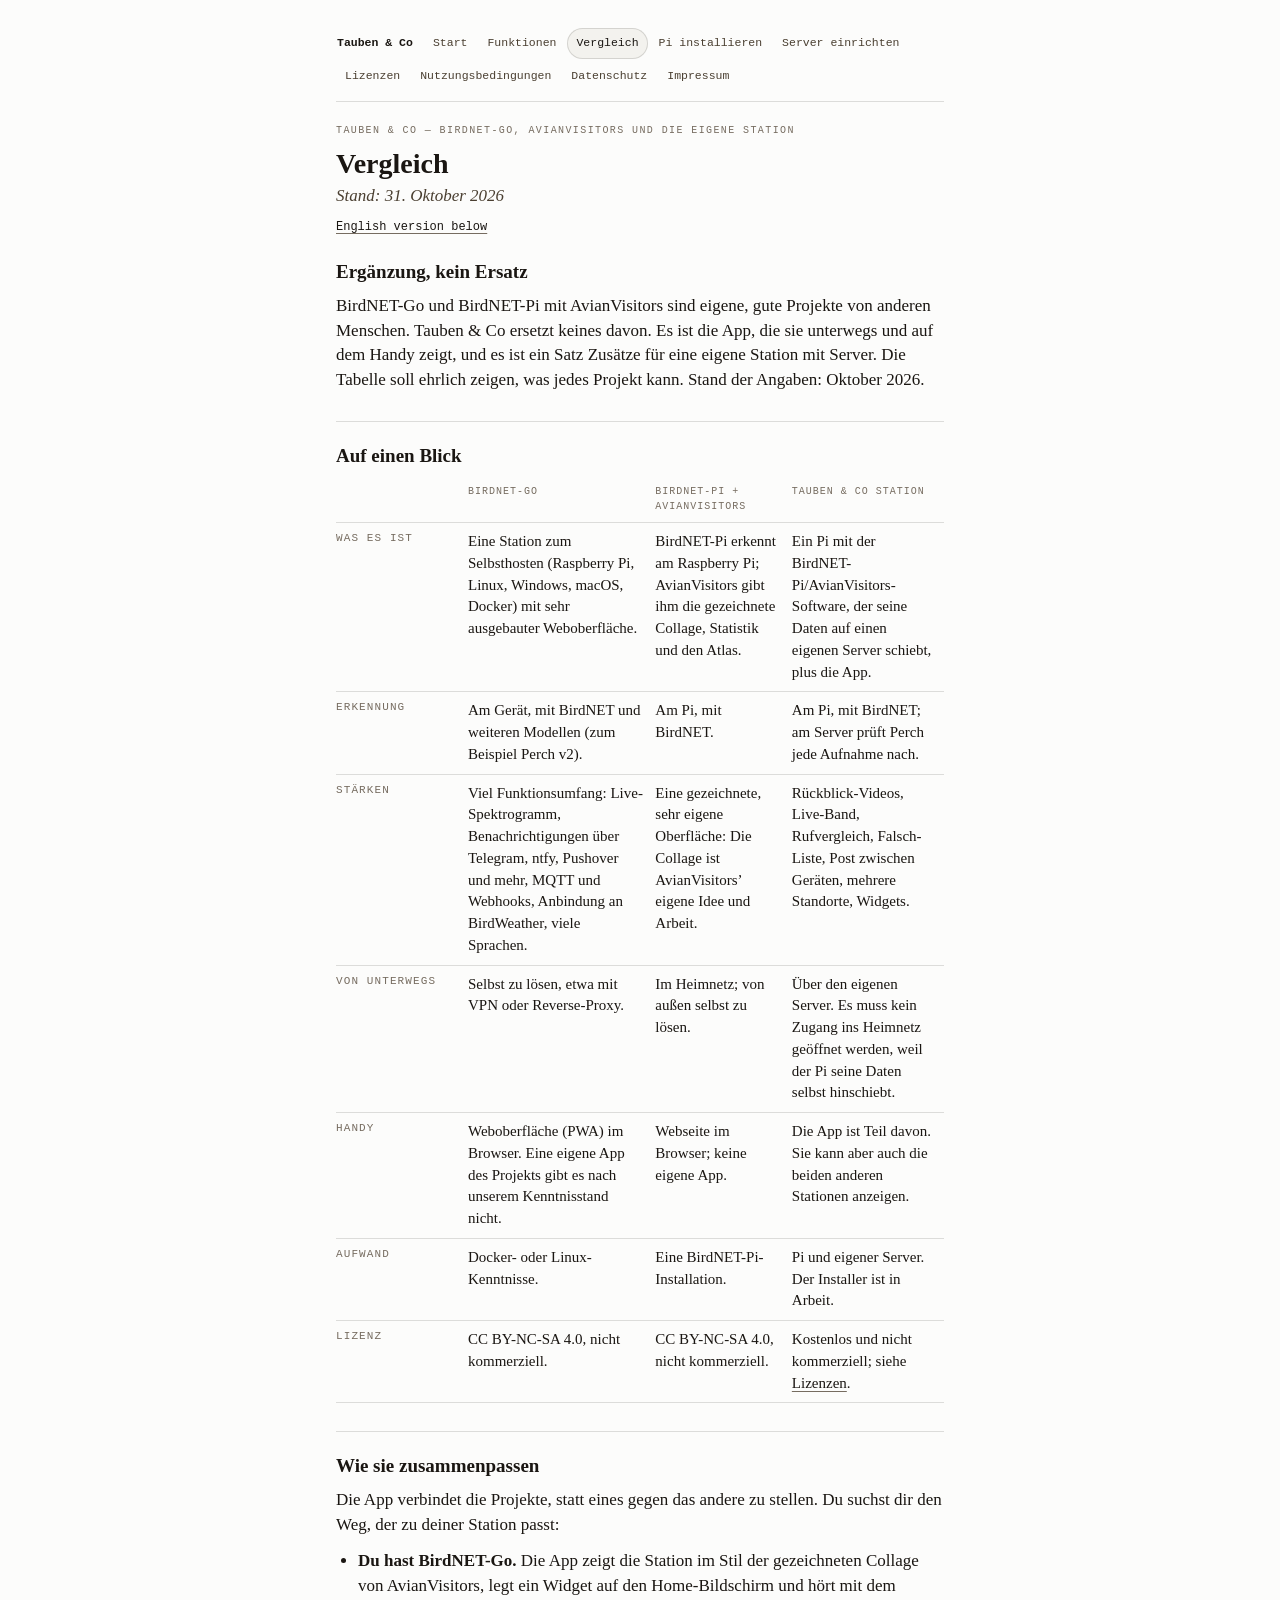
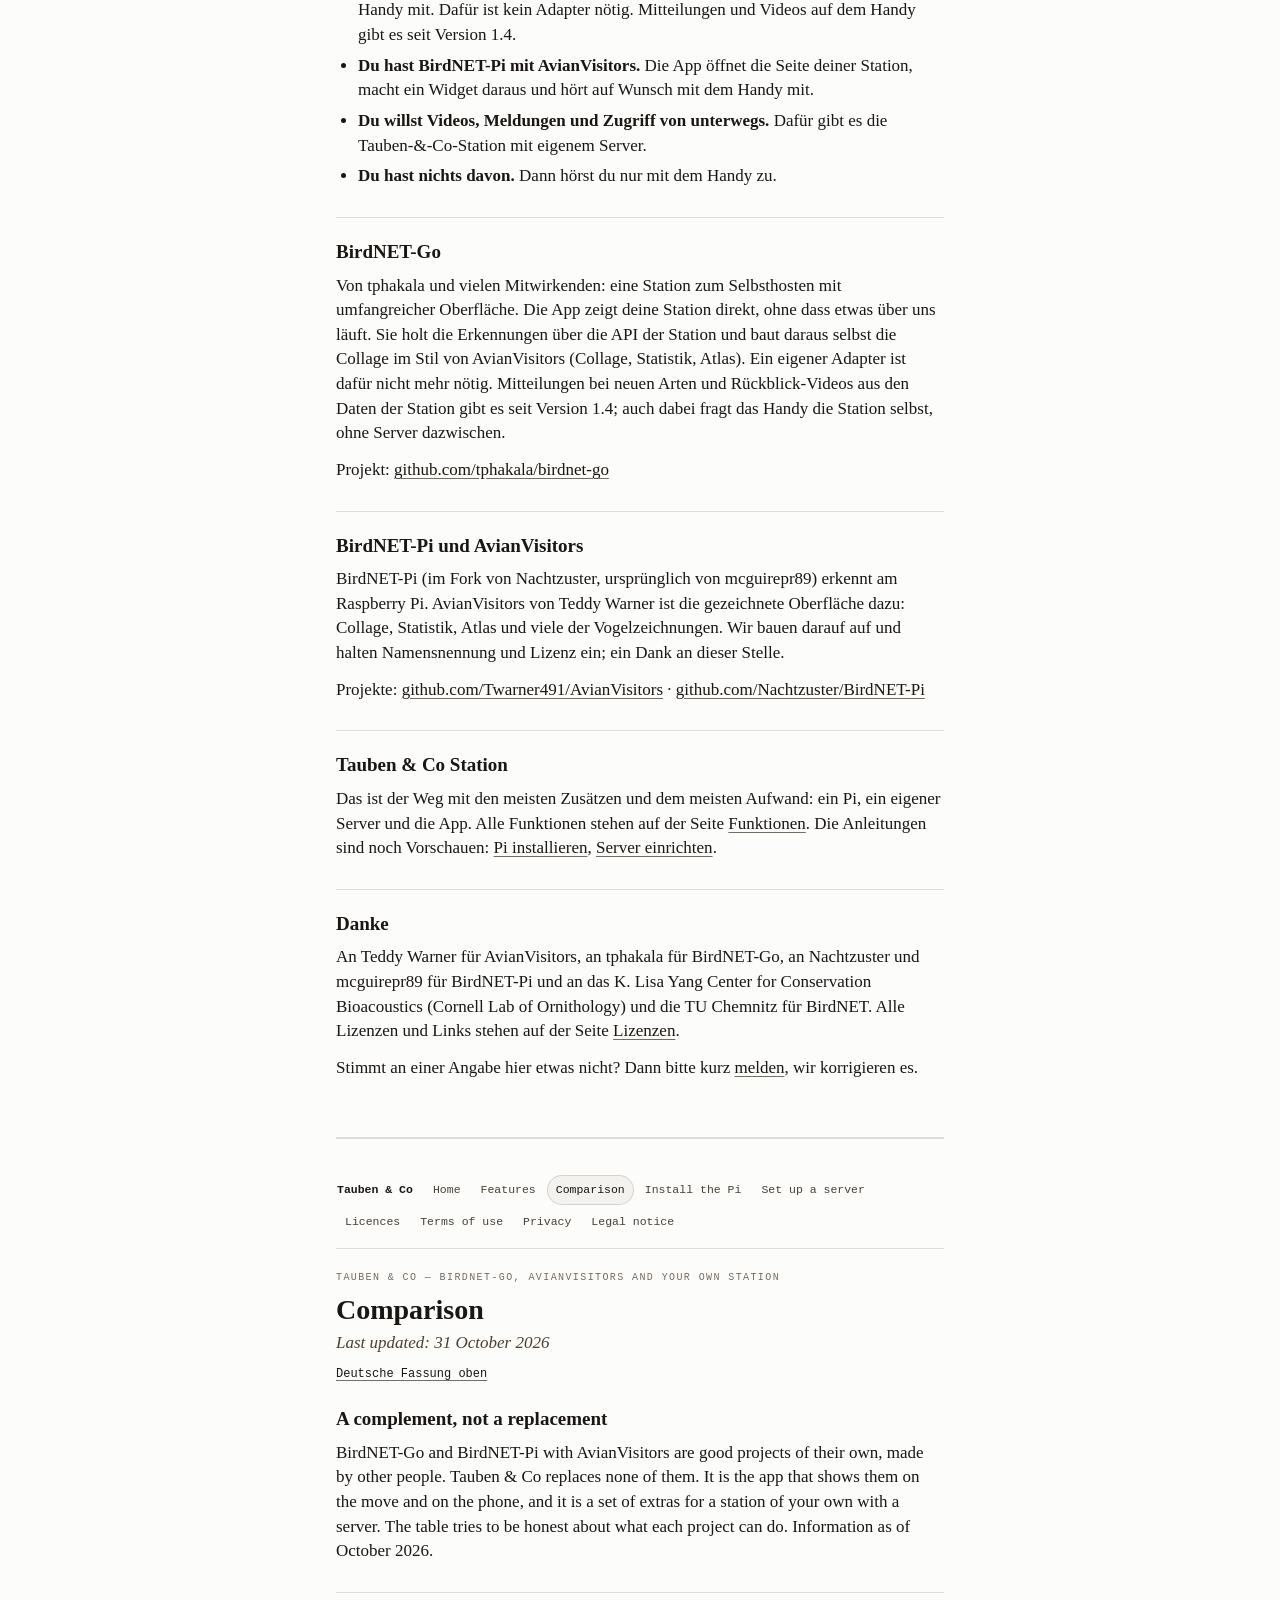
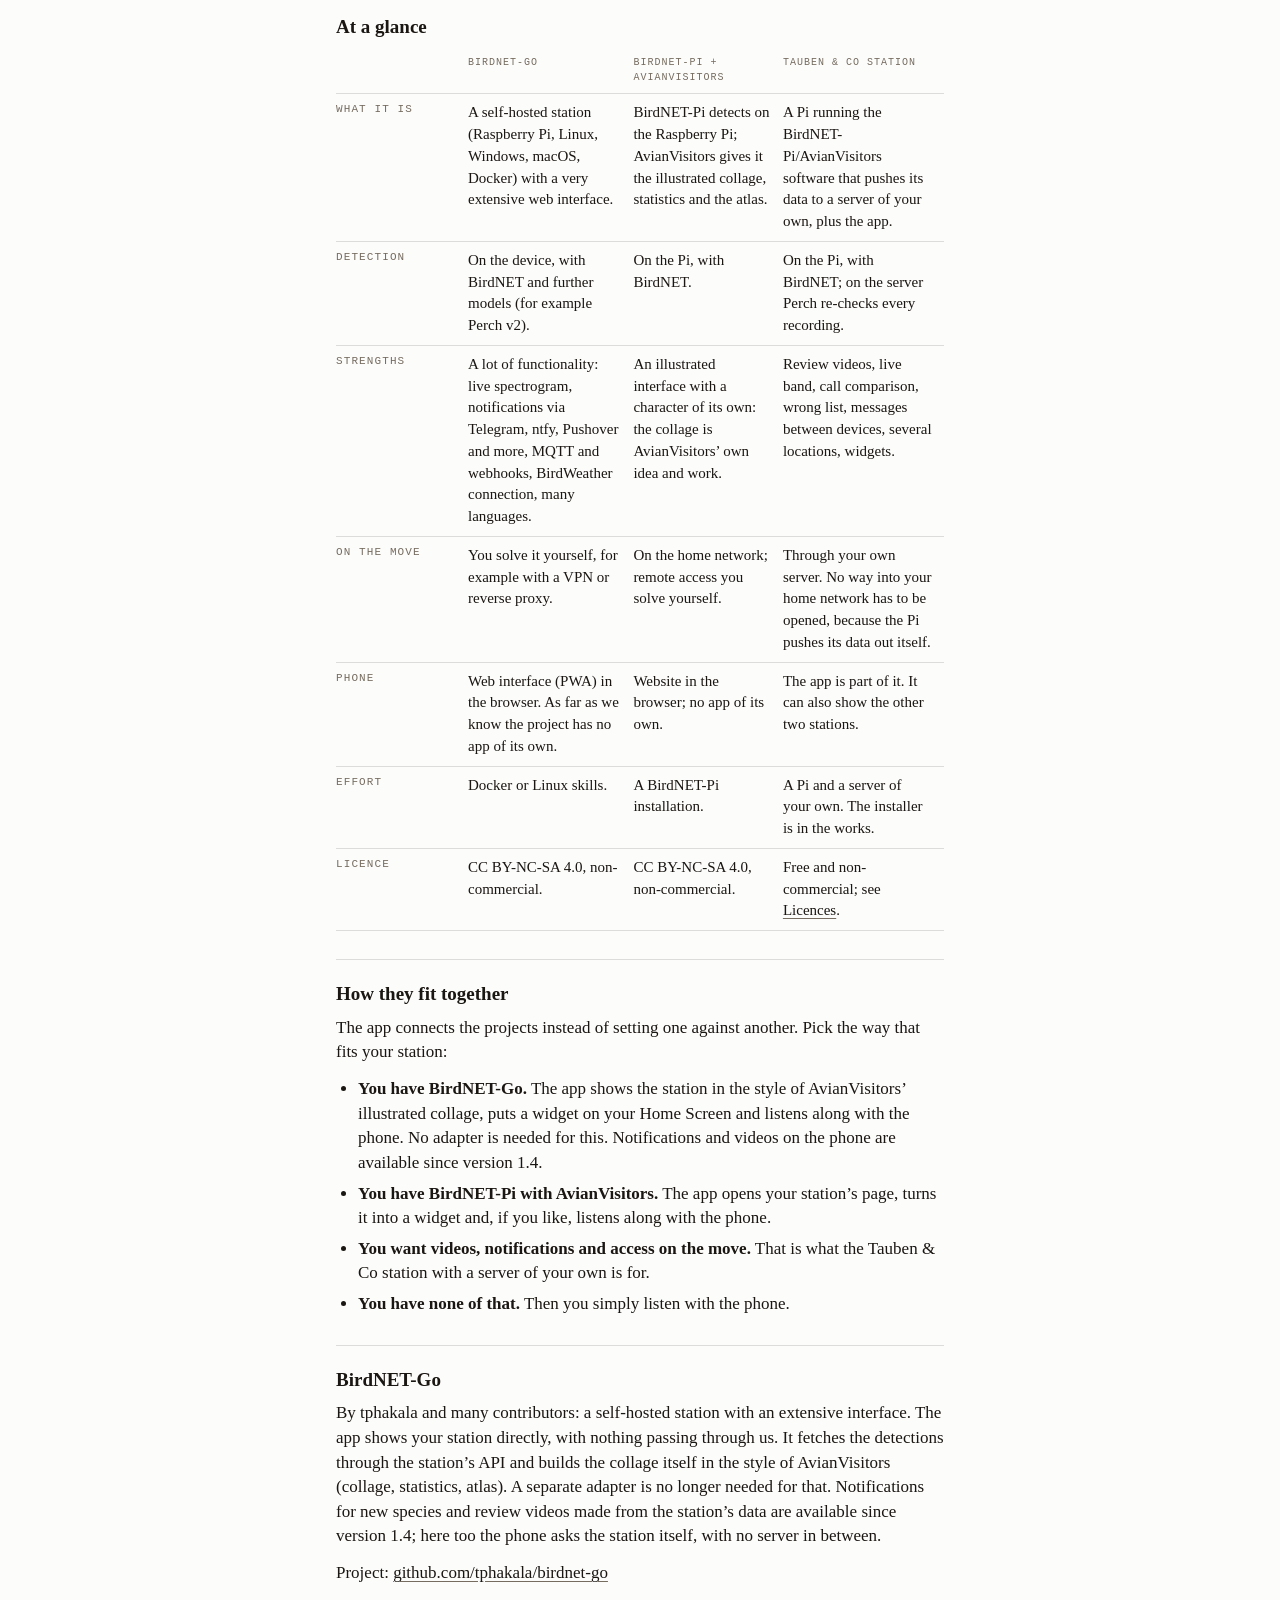
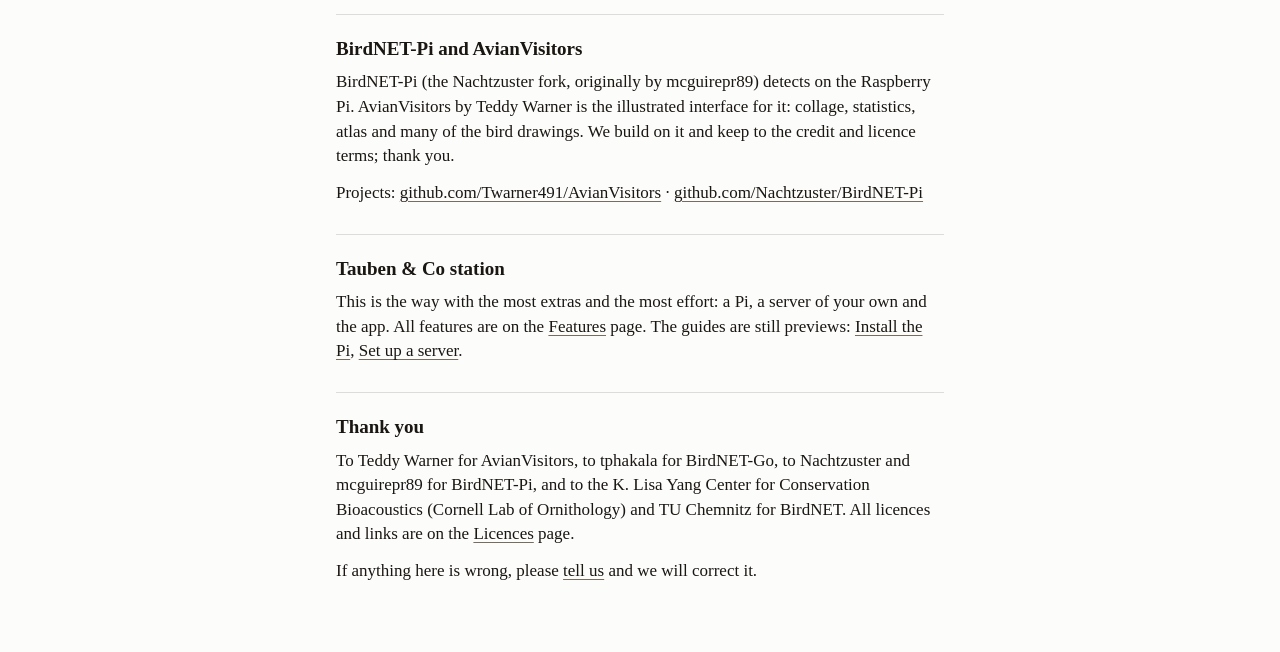
<file: vergleich.html>
<!doctype html>
<html lang="de">
<head>
<meta charset="utf-8">
<meta name="viewport" content="width=device-width, initial-scale=1">
<meta name="robots" content="noindex">
<meta name="description" content="Wie sich BirdNET-Go, BirdNET-Pi mit AvianVisitors und Tauben &amp; Co ergänzen.">
<title>Vergleich — Tauben &amp; Co · Comparison</title>
<link rel="stylesheet" href="stil.css">
</head>
<body>
<main>

<section id="de" lang="de">
  <nav class="nav" aria-label="Seiten"><a class="marke" href="index.html">Tauben &amp; Co</a><a href="index.html">Start</a><a href="funktionen.html">Funktionen</a><a href="vergleich.html" aria-current="page">Vergleich</a><a href="pi-installieren.html">Pi installieren</a><a href="server-einrichten.html">Server einrichten</a><a href="lizenzen.html">Lizenzen</a><a href="nutzungsbedingungen.html">Nutzungsbedingungen</a><a href="datenschutz.html">Datenschutz</a><a href="impressum.html">Impressum</a></nav>
  <p class="pre">Tauben &amp; Co — BirdNET-Go, AvianVisitors und die eigene Station</p>
  <h1>Vergleich</h1>
  <p class="stand">Stand: 31. Oktober 2026</p>
  <p class="sprachhinweis"><a href="#en" hreflang="en">English version below</a></p>

  <h2 class="erste">Ergänzung, kein Ersatz</h2>
  <p>
    BirdNET-Go und BirdNET-Pi mit AvianVisitors sind eigene, gute Projekte von anderen
    Menschen. Tauben &amp; Co ersetzt keines davon. Es ist die App, die sie unterwegs und auf dem
    Handy zeigt, und es ist ein Satz Zusätze für eine eigene Station mit Server. Die Tabelle
    soll ehrlich zeigen, was jedes Projekt kann. Stand der Angaben: Oktober 2026.
  </p>

  <h2>Auf einen Blick</h2>
  <div class="tabelle">
  <table class="stapel">
    <thead><tr><th></th><th>BirdNET-Go</th><th>BirdNET-Pi + AvianVisitors</th><th>Tauben &amp; Co Station</th></tr></thead>
    <tbody>
    <tr><th>Was es ist</th>
      <td data-l="BirdNET-Go">Eine Station zum Selbsthosten (Raspberry Pi, Linux, Windows, macOS, Docker) mit sehr ausgebauter Weboberfläche.</td>
      <td data-l="BirdNET-Pi + AvianVisitors">BirdNET-Pi erkennt am Raspberry Pi; AvianVisitors gibt ihm die gezeichnete Collage, Statistik und den Atlas.</td>
      <td data-l="Tauben &amp; Co Station">Ein Pi mit der BirdNET-Pi/AvianVisitors-Software, der seine Daten auf einen eigenen Server schiebt, plus die App.</td></tr>
    <tr><th>Erkennung</th>
      <td data-l="BirdNET-Go">Am Gerät, mit BirdNET und weiteren Modellen (zum Beispiel Perch v2).</td>
      <td data-l="BirdNET-Pi + AvianVisitors">Am Pi, mit BirdNET.</td>
      <td data-l="Tauben &amp; Co Station">Am Pi, mit BirdNET; am Server prüft Perch jede Aufnahme nach.</td></tr>
    <tr><th>Stärken</th>
      <td data-l="BirdNET-Go">Viel Funktionsumfang: Live-Spektrogramm, Benachrichtigungen über Telegram, ntfy, Pushover und mehr, MQTT und Webhooks, Anbindung an BirdWeather, viele Sprachen.</td>
      <td data-l="BirdNET-Pi + AvianVisitors">Eine gezeichnete, sehr eigene Oberfläche: Die Collage ist AvianVisitors’ eigene Idee und Arbeit.</td>
      <td data-l="Tauben &amp; Co Station">Rückblick-Videos, Live-Band, Rufvergleich, Falsch-Liste, Post zwischen Geräten, mehrere Standorte, Widgets.</td></tr>
    <tr><th>Von unterwegs</th>
      <td data-l="BirdNET-Go">Selbst zu lösen, etwa mit VPN oder Reverse-Proxy.</td>
      <td data-l="BirdNET-Pi + AvianVisitors">Im Heimnetz; von außen selbst zu lösen.</td>
      <td data-l="Tauben &amp; Co Station">Über den eigenen Server. Es muss kein Zugang ins Heimnetz geöffnet werden, weil der Pi seine Daten selbst hinschiebt.</td></tr>
    <tr><th>Handy</th>
      <td data-l="BirdNET-Go">Weboberfläche (PWA) im Browser. Eine eigene App des Projekts gibt es nach unserem Kenntnisstand nicht.</td>
      <td data-l="BirdNET-Pi + AvianVisitors">Webseite im Browser; keine eigene App.</td>
      <td data-l="Tauben &amp; Co Station">Die App ist Teil davon. Sie kann aber auch die beiden anderen Stationen anzeigen.</td></tr>
    <tr><th>Aufwand</th>
      <td data-l="BirdNET-Go">Docker- oder Linux-Kenntnisse.</td>
      <td data-l="BirdNET-Pi + AvianVisitors">Eine BirdNET-Pi-Installation.</td>
      <td data-l="Tauben &amp; Co Station">Pi und eigener Server. Der Installer ist in Arbeit.</td></tr>
    <tr><th>Lizenz</th>
      <td data-l="BirdNET-Go">CC BY-NC-SA 4.0, nicht kommerziell.</td>
      <td data-l="BirdNET-Pi + AvianVisitors">CC BY-NC-SA 4.0, nicht kommerziell.</td>
      <td data-l="Tauben &amp; Co Station">Kostenlos und nicht kommerziell; siehe <a href="lizenzen.html">Lizenzen</a>.</td></tr>
    </tbody>
  </table>
  </div>

  <h2>Wie sie zusammenpassen</h2>
  <p>
    Die App verbindet die Projekte, statt eines gegen das andere zu stellen. Du suchst dir
    den Weg, der zu deiner Station passt:
  </p>
  <ul>
    <li><strong>Du hast BirdNET-Go.</strong> Die App zeigt die Station im Stil der gezeichneten
      Collage von AvianVisitors, legt ein Widget auf den Home-Bildschirm und hört mit dem Handy
      mit. Dafür ist kein Adapter nötig. Mitteilungen und Videos auf dem Handy gibt es seit
      Version 1.4.</li>
    <li><strong>Du hast BirdNET-Pi mit AvianVisitors.</strong> Die App öffnet die Seite deiner
      Station, macht ein Widget daraus und hört auf Wunsch mit dem Handy mit.</li>
    <li><strong>Du willst Videos, Meldungen und Zugriff von unterwegs.</strong> Dafür gibt es die
      Tauben-&amp;-Co-Station mit eigenem Server.</li>
    <li><strong>Du hast nichts davon.</strong> Dann hörst du nur mit dem Handy zu.</li>
  </ul>

  <h2 id="go">BirdNET-Go</h2>
  <p>
    Von tphakala und vielen Mitwirkenden: eine Station zum Selbsthosten mit umfangreicher
    Oberfläche. Die App zeigt deine Station direkt, ohne dass etwas über uns läuft. Sie holt die
    Erkennungen über die API der Station und baut daraus selbst die Collage im Stil von
    AvianVisitors (Collage, Statistik, Atlas). Ein eigener Adapter ist dafür nicht mehr nötig.
    Mitteilungen bei neuen Arten und Rückblick-Videos aus den Daten der Station gibt es seit
    Version 1.4; auch dabei fragt das Handy die Station selbst, ohne Server dazwischen.
  </p>
  <p>Projekt: <a href="https://github.com/tphakala/birdnet-go" rel="noopener">github.com/tphakala/birdnet-go</a></p>

  <h2 id="avian">BirdNET-Pi und AvianVisitors</h2>
  <p>
    BirdNET-Pi (im Fork von Nachtzuster, ursprünglich von mcguirepr89) erkennt am Raspberry Pi.
    AvianVisitors von Teddy Warner ist die gezeichnete Oberfläche dazu: Collage, Statistik,
    Atlas und viele der Vogelzeichnungen. Wir bauen darauf auf und halten Namensnennung und
    Lizenz ein; ein Dank an dieser Stelle.
  </p>
  <p>Projekte: <a href="https://github.com/Twarner491/AvianVisitors" rel="noopener">github.com/Twarner491/AvianVisitors</a> · <a href="https://github.com/Nachtzuster/BirdNET-Pi" rel="noopener">github.com/Nachtzuster/BirdNET-Pi</a></p>

  <h2 id="tauben">Tauben &amp; Co Station</h2>
  <p>
    Das ist der Weg mit den meisten Zusätzen und dem meisten Aufwand: ein Pi, ein eigener
    Server und die App. Alle Funktionen stehen auf der Seite <a href="funktionen.html">Funktionen</a>.
    Die Anleitungen sind noch Vorschauen: <a href="pi-installieren.html">Pi installieren</a>,
    <a href="server-einrichten.html">Server einrichten</a>.
  </p>

  <h2>Danke</h2>
  <p>
    An Teddy Warner für AvianVisitors, an tphakala für BirdNET-Go, an Nachtzuster und
    mcguirepr89 für BirdNET-Pi und an das K. Lisa Yang Center for Conservation Bioacoustics
    (Cornell Lab of Ornithology) und die TU Chemnitz für BirdNET. Alle Lizenzen und Links
    stehen auf der Seite <a href="lizenzen.html">Lizenzen</a>.
  </p>
  <p>Stimmt an einer Angabe hier etwas nicht? Dann bitte kurz
    <a href="https://github.com/Yannick158/taubenundco-support/issues/new/choose">melden</a>, wir korrigieren es.</p>

</section>

<section id="en" lang="en">
  <nav class="nav" aria-label="Pages"><a class="marke" href="index.html">Tauben &amp; Co</a><a href="index.html">Home</a><a href="funktionen.html">Features</a><a href="vergleich.html" aria-current="page">Comparison</a><a href="pi-installieren.html">Install the Pi</a><a href="server-einrichten.html">Set up a server</a><a href="lizenzen.html">Licences</a><a href="nutzungsbedingungen.html">Terms of use</a><a href="datenschutz.html">Privacy</a><a href="impressum.html">Legal notice</a></nav>
  <p class="pre">Tauben &amp; Co — BirdNET-Go, AvianVisitors and your own station</p>
  <h1>Comparison</h1>
  <p class="stand">Last updated: 31 October 2026</p>
  <p class="sprachhinweis"><a href="#de" hreflang="de">Deutsche Fassung oben</a></p>

  <h2 class="erste">A complement, not a replacement</h2>
  <p>
    BirdNET-Go and BirdNET-Pi with AvianVisitors are good projects of their own, made by other
    people. Tauben &amp; Co replaces none of them. It is the app that shows them on the move and on
    the phone, and it is a set of extras for a station of your own with a server. The table
    tries to be honest about what each project can do. Information as of October 2026.
  </p>

  <h2>At a glance</h2>
  <div class="tabelle">
  <table class="stapel">
    <thead><tr><th></th><th>BirdNET-Go</th><th>BirdNET-Pi + AvianVisitors</th><th>Tauben &amp; Co station</th></tr></thead>
    <tbody>
    <tr><th>What it is</th>
      <td data-l="BirdNET-Go">A self-hosted station (Raspberry Pi, Linux, Windows, macOS, Docker) with a very extensive web interface.</td>
      <td data-l="BirdNET-Pi + AvianVisitors">BirdNET-Pi detects on the Raspberry Pi; AvianVisitors gives it the illustrated collage, statistics and the atlas.</td>
      <td data-l="Tauben &amp; Co station">A Pi running the BirdNET-Pi/AvianVisitors software that pushes its data to a server of your own, plus the app.</td></tr>
    <tr><th>Detection</th>
      <td data-l="BirdNET-Go">On the device, with BirdNET and further models (for example Perch v2).</td>
      <td data-l="BirdNET-Pi + AvianVisitors">On the Pi, with BirdNET.</td>
      <td data-l="Tauben &amp; Co station">On the Pi, with BirdNET; on the server Perch re-checks every recording.</td></tr>
    <tr><th>Strengths</th>
      <td data-l="BirdNET-Go">A lot of functionality: live spectrogram, notifications via Telegram, ntfy, Pushover and more, MQTT and webhooks, BirdWeather connection, many languages.</td>
      <td data-l="BirdNET-Pi + AvianVisitors">An illustrated interface with a character of its own: the collage is AvianVisitors’ own idea and work.</td>
      <td data-l="Tauben &amp; Co station">Review videos, live band, call comparison, wrong list, messages between devices, several locations, widgets.</td></tr>
    <tr><th>On the move</th>
      <td data-l="BirdNET-Go">You solve it yourself, for example with a VPN or reverse proxy.</td>
      <td data-l="BirdNET-Pi + AvianVisitors">On the home network; remote access you solve yourself.</td>
      <td data-l="Tauben &amp; Co station">Through your own server. No way into your home network has to be opened, because the Pi pushes its data out itself.</td></tr>
    <tr><th>Phone</th>
      <td data-l="BirdNET-Go">Web interface (PWA) in the browser. As far as we know the project has no app of its own.</td>
      <td data-l="BirdNET-Pi + AvianVisitors">Website in the browser; no app of its own.</td>
      <td data-l="Tauben &amp; Co station">The app is part of it. It can also show the other two stations.</td></tr>
    <tr><th>Effort</th>
      <td data-l="BirdNET-Go">Docker or Linux skills.</td>
      <td data-l="BirdNET-Pi + AvianVisitors">A BirdNET-Pi installation.</td>
      <td data-l="Tauben &amp; Co station">A Pi and a server of your own. The installer is in the works.</td></tr>
    <tr><th>Licence</th>
      <td data-l="BirdNET-Go">CC BY-NC-SA 4.0, non-commercial.</td>
      <td data-l="BirdNET-Pi + AvianVisitors">CC BY-NC-SA 4.0, non-commercial.</td>
      <td data-l="Tauben &amp; Co station">Free and non-commercial; see <a href="lizenzen.html#en">Licences</a>.</td></tr>
    </tbody>
  </table>
  </div>

  <h2>How they fit together</h2>
  <p>
    The app connects the projects instead of setting one against another. Pick the way that
    fits your station:
  </p>
  <ul>
    <li><strong>You have BirdNET-Go.</strong> The app shows the station in the style of
      AvianVisitors’ illustrated collage, puts a widget on your Home Screen and listens along
      with the phone. No adapter is needed for this. Notifications and videos on the phone are
      available since version 1.4.</li>
    <li><strong>You have BirdNET-Pi with AvianVisitors.</strong> The app opens your station’s page,
      turns it into a widget and, if you like, listens along with the phone.</li>
    <li><strong>You want videos, notifications and access on the move.</strong> That is what the
      Tauben &amp; Co station with a server of your own is for.</li>
    <li><strong>You have none of that.</strong> Then you simply listen with the phone.</li>
  </ul>

  <h2 id="go-en">BirdNET-Go</h2>
  <p>
    By tphakala and many contributors: a self-hosted station with an extensive interface. The
    app shows your station directly, with nothing passing through us. It fetches the detections
    through the station’s API and builds the collage itself in the style of AvianVisitors
    (collage, statistics, atlas). A separate adapter is no longer needed for that.
    Notifications for new species and review videos made from the station’s data are available
    since version 1.4; here too the phone asks the station itself, with no server in between.
  </p>
  <p>Project: <a href="https://github.com/tphakala/birdnet-go" rel="noopener">github.com/tphakala/birdnet-go</a></p>

  <h2 id="avian-en">BirdNET-Pi and AvianVisitors</h2>
  <p>
    BirdNET-Pi (the Nachtzuster fork, originally by mcguirepr89) detects on the Raspberry Pi.
    AvianVisitors by Teddy Warner is the illustrated interface for it: collage, statistics,
    atlas and many of the bird drawings. We build on it and keep to the credit and licence
    terms; thank you.
  </p>
  <p>Projects: <a href="https://github.com/Twarner491/AvianVisitors" rel="noopener">github.com/Twarner491/AvianVisitors</a> · <a href="https://github.com/Nachtzuster/BirdNET-Pi" rel="noopener">github.com/Nachtzuster/BirdNET-Pi</a></p>

  <h2 id="tauben-en">Tauben &amp; Co station</h2>
  <p>
    This is the way with the most extras and the most effort: a Pi, a server of your own and
    the app. All features are on the <a href="funktionen.html#en">Features</a> page. The guides
    are still previews: <a href="pi-installieren.html#en">Install the Pi</a>,
    <a href="server-einrichten.html#en">Set up a server</a>.
  </p>

  <h2>Thank you</h2>
  <p>
    To Teddy Warner for AvianVisitors, to tphakala for BirdNET-Go, to Nachtzuster and
    mcguirepr89 for BirdNET-Pi, and to the K. Lisa Yang Center for Conservation Bioacoustics
    (Cornell Lab of Ornithology) and TU Chemnitz for BirdNET. All licences and links are on
    the <a href="lizenzen.html#en">Licences</a> page.
  </p>
  <p>If anything here is wrong, please
    <a href="https://github.com/Yannick158/taubenundco-support/issues/new/choose">tell us</a> and we will correct it.</p>

</section>

</main>
</body>
</html>
</file>
<file: stil.css>
/* Gemeinsames Stylesheet der Seiten von "Tauben & Co".
   Papier/Tinte wie in der App (docs/DESIGN.md §3). Keine fremden Schriften,
   kein Skript, kein externer Aufruf. */
:root {
  --paper:  #FCFCFB;
  --paper2: #F3F2EE;
  --ink:    #1A1612;
  --ink2:   #4A3F31;
  --ink-soft-text: #766C60;
  --hairline: rgba(26,22,18,.14);
  --akzent: #2F5D3A;
}
@media (prefers-color-scheme: dark) {
  :root {
    --paper:  #17181C;
    --paper2: #212329;
    --ink:    #ECE8E1;
    --ink2:   #B7AFA2;
    --ink-soft-text: #90897D;
    --hairline: rgba(236,232,225,.20);
    --akzent: #8FC79B;
  }
}
html { -webkit-text-size-adjust: 100%; }
body {
  margin: 0;
  background: var(--paper);
  color: var(--ink);
  font-family: ui-serif, "Iowan Old Style", "New York", Georgia, serif;
  font-size: 17px;
  line-height: 1.45;
}
main { max-width: 38rem; margin: 0 auto; padding: 28px 20px 56px; }
.pre {
  font-family: ui-monospace, "SF Mono", Menlo, monospace;
  font-size: 10px; letter-spacing: .14em; text-transform: uppercase;
  color: var(--ink-soft-text); margin: 0 0 8px;
}
h1 { font-size: 28px; font-weight: 600; line-height: 1.2; margin: 0 0 4px; }
.stand { color: var(--ink2); font-style: italic; margin: 0 0 20px; }
h2 {
  font-size: 19px; font-weight: 600; margin: 28px 0 8px;
  padding-top: 20px; border-top: 1px solid var(--hairline);
}
h2.erste { border-top: 0; padding-top: 0; margin-top: 20px; }
h3 { font-size: 16px; font-weight: 600; margin: 18px 0 6px; }
p { margin: 0 0 12px; }
ul, ol { margin: 0 0 12px; padding-left: 22px; }
li { margin-bottom: 6px; }
strong { font-weight: 600; }
a { color: var(--ink); text-underline-offset: 3px; text-decoration-color: var(--ink-soft-text); }
a:hover { text-decoration-color: var(--ink); }
code {
  font-family: ui-monospace, "SF Mono", Menlo, monospace;
  font-size: .86em; background: var(--paper2); padding: 1px 5px; border-radius: 4px;
}

/* Navigation: steht am Anfang jeder Sprachfassung */
.nav {
  display: flex; flex-wrap: wrap; gap: 2px 2px;
  margin: 0 0 22px; padding: 0 0 10px; border-bottom: 1px solid var(--hairline);
  font-family: ui-monospace, "SF Mono", Menlo, monospace;
  font-size: 11.5px; letter-spacing: 0;
}
.nav a {
  display: inline-block; padding: 6px 8px; border-radius: 999px;
  text-decoration: none; color: var(--ink2); border: 1px solid transparent;
}
.nav a:hover { border-color: var(--hairline); color: var(--ink); }
.nav a[aria-current="page"] { background: var(--paper2); color: var(--ink); border-color: var(--hairline); }
.nav .marke { font-weight: 700; color: var(--ink); padding-left: 0; }

.sprachhinweis {
  font-family: ui-monospace, "SF Mono", Menlo, monospace;
  font-size: 12px; margin: -10px 0 22px;
}
section + section { margin-top: 56px; padding-top: 36px; border-top: 2px solid var(--hairline); }
section { scroll-margin-top: 16px; }

.kasten { background: var(--paper2); border-radius: 8px; padding: 16px; margin: 0 0 14px; }
.kasten p:last-child, .kasten ul:last-child { margin-bottom: 0; }
.hinweis {
  border: 1px dashed var(--ink-soft-text); border-radius: 8px;
  padding: 14px 16px; margin: 0 0 16px; background: var(--paper2);
}
.hinweis p:last-child { margin-bottom: 0; }
.hinweis .kopf {
  font-family: ui-monospace, "SF Mono", Menlo, monospace; font-size: 10px;
  letter-spacing: .14em; text-transform: uppercase; color: var(--ink-soft-text);
  display: block; margin-bottom: 6px;
}

/* Die vier Wege (Startseite) */
.wege { display: grid; gap: 12px; margin: 0 0 16px; padding: 0; list-style: none; }
.weg { background: var(--paper2); border-radius: 8px; padding: 14px 16px; margin: 0; }
.weg h3 { margin: 0 0 4px; font-size: 17px; }
.weg p { margin: 0 0 8px; }
.weg .links { margin: 0; font-size: 15px; }
.weg .links a { margin-right: 12px; white-space: nowrap; }

/* Funktionsliste */
.legende { display: flex; flex-wrap: wrap; gap: 8px 14px; font-size: 14px; color: var(--ink2); margin: 0 0 8px; }
.fn { padding: 14px 0; border-top: 1px solid var(--hairline); }
.fn h3 { margin: 0 0 4px; }
.fn p { margin: 0 0 8px; }
.fn .notiz { font-size: 14px; color: var(--ink-soft-text); font-style: italic; }
.badges { display: flex; flex-wrap: wrap; gap: 5px; margin: 0; padding: 0; list-style: none; }
.badges li { margin: 0; }
.b {
  display: inline-block; font-family: ui-monospace, "SF Mono", Menlo, monospace;
  font-size: 11px; line-height: 1; padding: 5px 8px; border-radius: 999px;
  border: 1px solid var(--hairline); color: var(--ink-soft-text);
}
.b.ja { background: var(--akzent); border-color: var(--akzent); color: var(--paper); }
.b.nein { opacity: .55; }
.b.bald { border-style: dashed; border-color: var(--ink-soft-text); color: var(--ink2); }
.vh { position: absolute; width: 1px; height: 1px; overflow: hidden; clip: rect(0 0 0 0); white-space: nowrap; }
.gruppe-titel { scroll-margin-top: 12px; }

/* Tabellen */
.tabelle { overflow-x: auto; margin: 0 0 14px; }
table { width: 100%; border-collapse: collapse; font-size: 15px; }
th, td { text-align: left; vertical-align: top; padding: 8px 12px 8px 0; border-bottom: 1px solid var(--hairline); }
th {
  font-family: ui-monospace, "SF Mono", Menlo, monospace; font-size: 10px;
  letter-spacing: .1em; text-transform: uppercase; color: var(--ink-soft-text); font-weight: 400;
}
tbody th { font-size: 11px; width: 7.5rem; }
@media (max-width: 640px) {
  table.stapel, table.stapel tbody, table.stapel tr, table.stapel th, table.stapel td { display: block; width: auto; }
  table.stapel thead { display: none; }
  table.stapel tr { padding: 10px 0; border-bottom: 1px solid var(--hairline); }
  table.stapel th, table.stapel td { border: 0; padding: 2px 0; }
  table.stapel th { margin-bottom: 4px; }
  table.stapel td[data-l]::before {
    content: attr(data-l); display: block; margin-top: 6px;
    font-family: ui-monospace, "SF Mono", Menlo, monospace; font-size: 10px;
    letter-spacing: .1em; text-transform: uppercase; color: var(--ink-soft-text);
  }
}

/* Schrittliste (Anleitungen) */
ol.schritte { list-style: none; counter-reset: s; padding: 0; margin: 0 0 14px; }
ol.schritte > li { counter-increment: s; position: relative; padding: 0 0 4px 42px; margin: 0 0 16px; }
ol.schritte > li::before {
  content: counter(s); position: absolute; left: 0; top: 0; width: 28px; height: 28px;
  border: 1px solid var(--ink-soft-text); border-radius: 50%; text-align: center;
  line-height: 26px; font-family: ui-monospace, "SF Mono", Menlo, monospace; font-size: 13px; color: var(--ink2);
}
ol.schritte h3 { margin: 0 0 4px; }
ol.schritte p, ol.schritte ul { margin-bottom: 8px; }

footer {
  margin-top: 40px; padding-top: 16px; border-top: 1px solid var(--hairline);
  color: var(--ink-soft-text); font-size: 14px;
}
</file>
